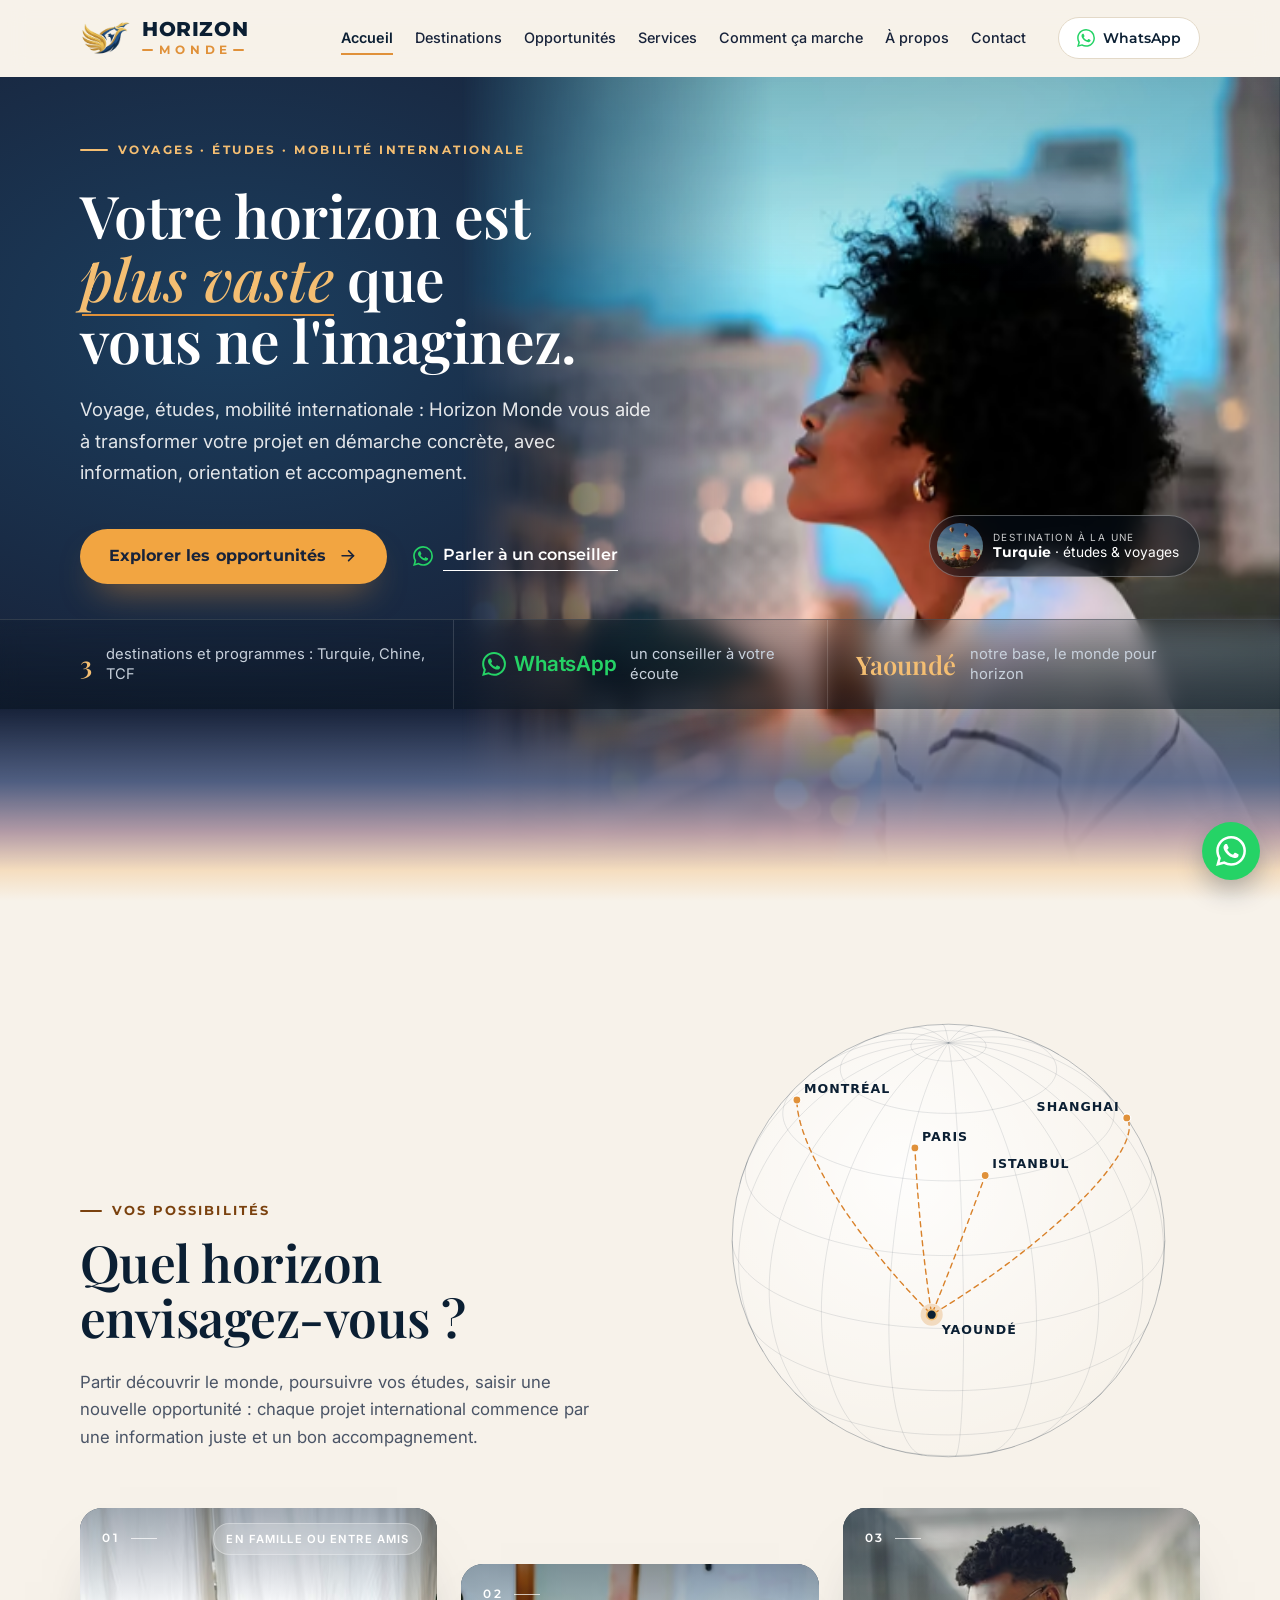
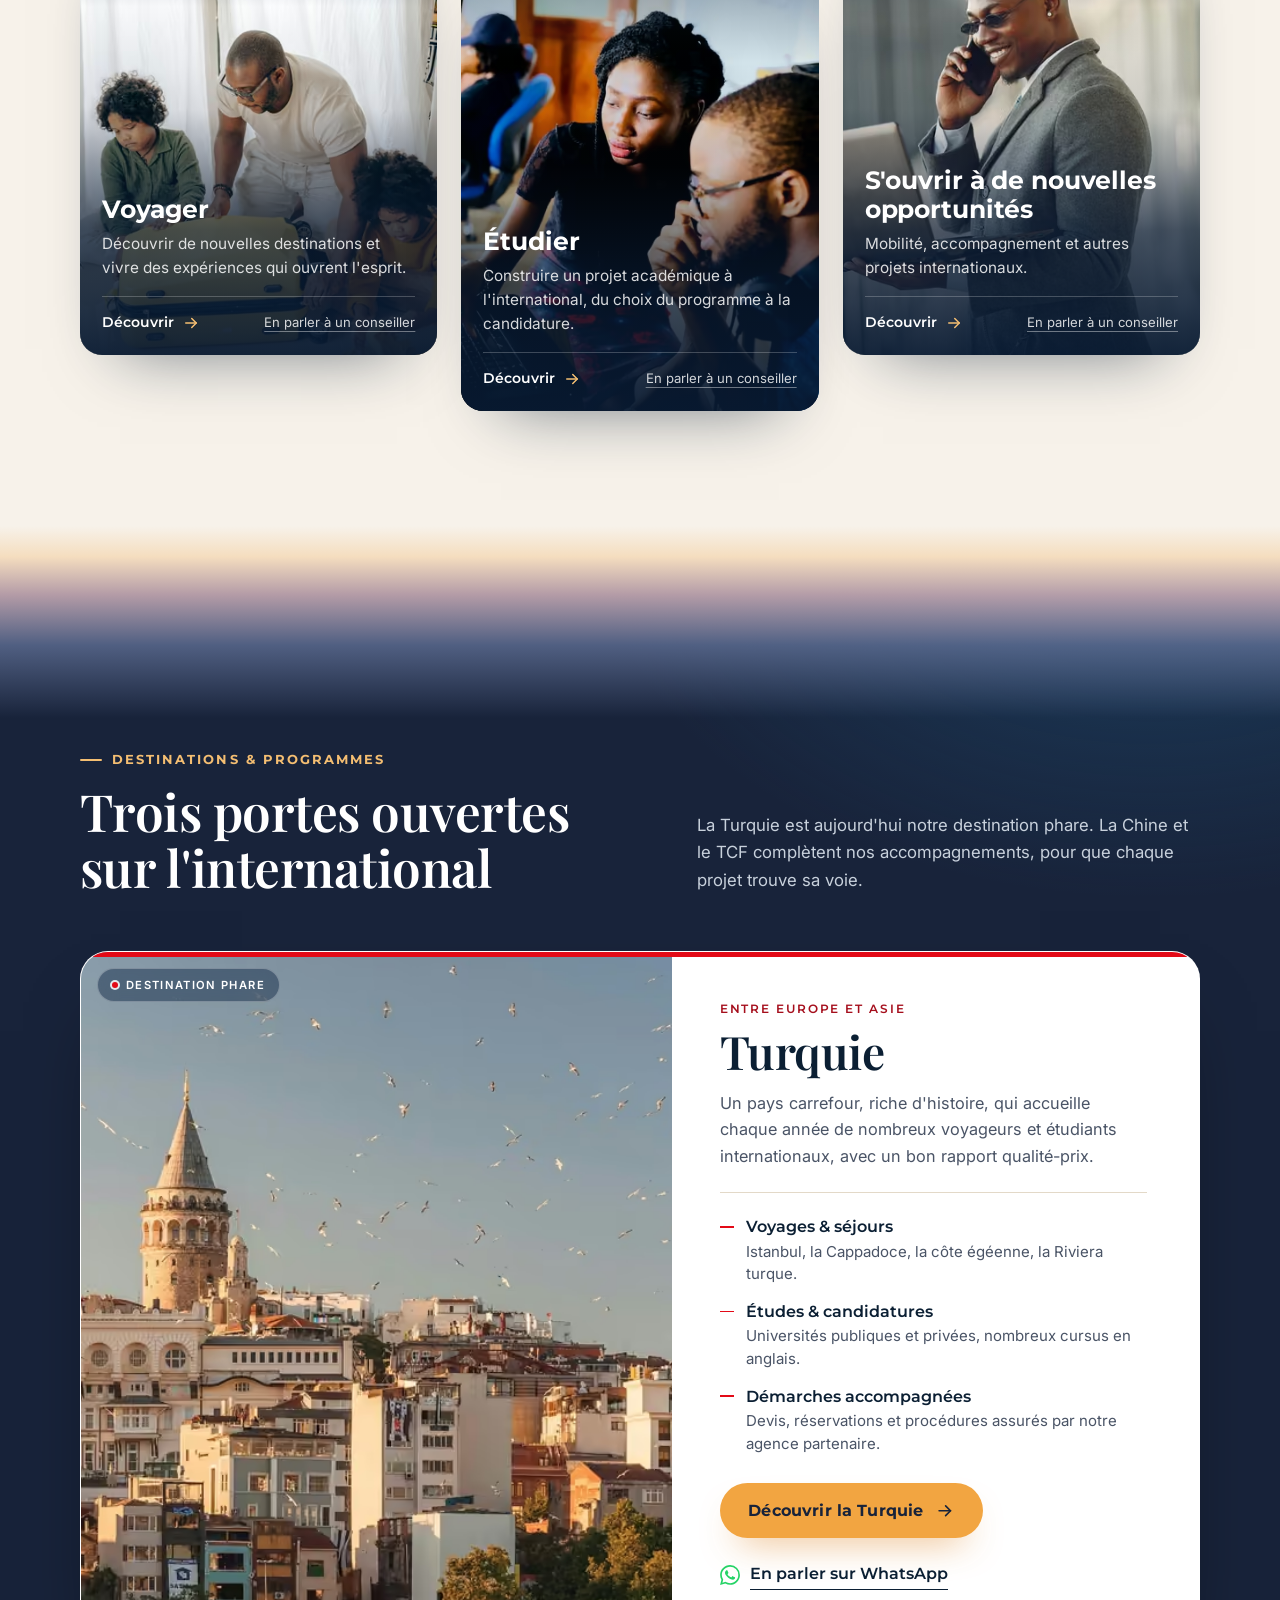
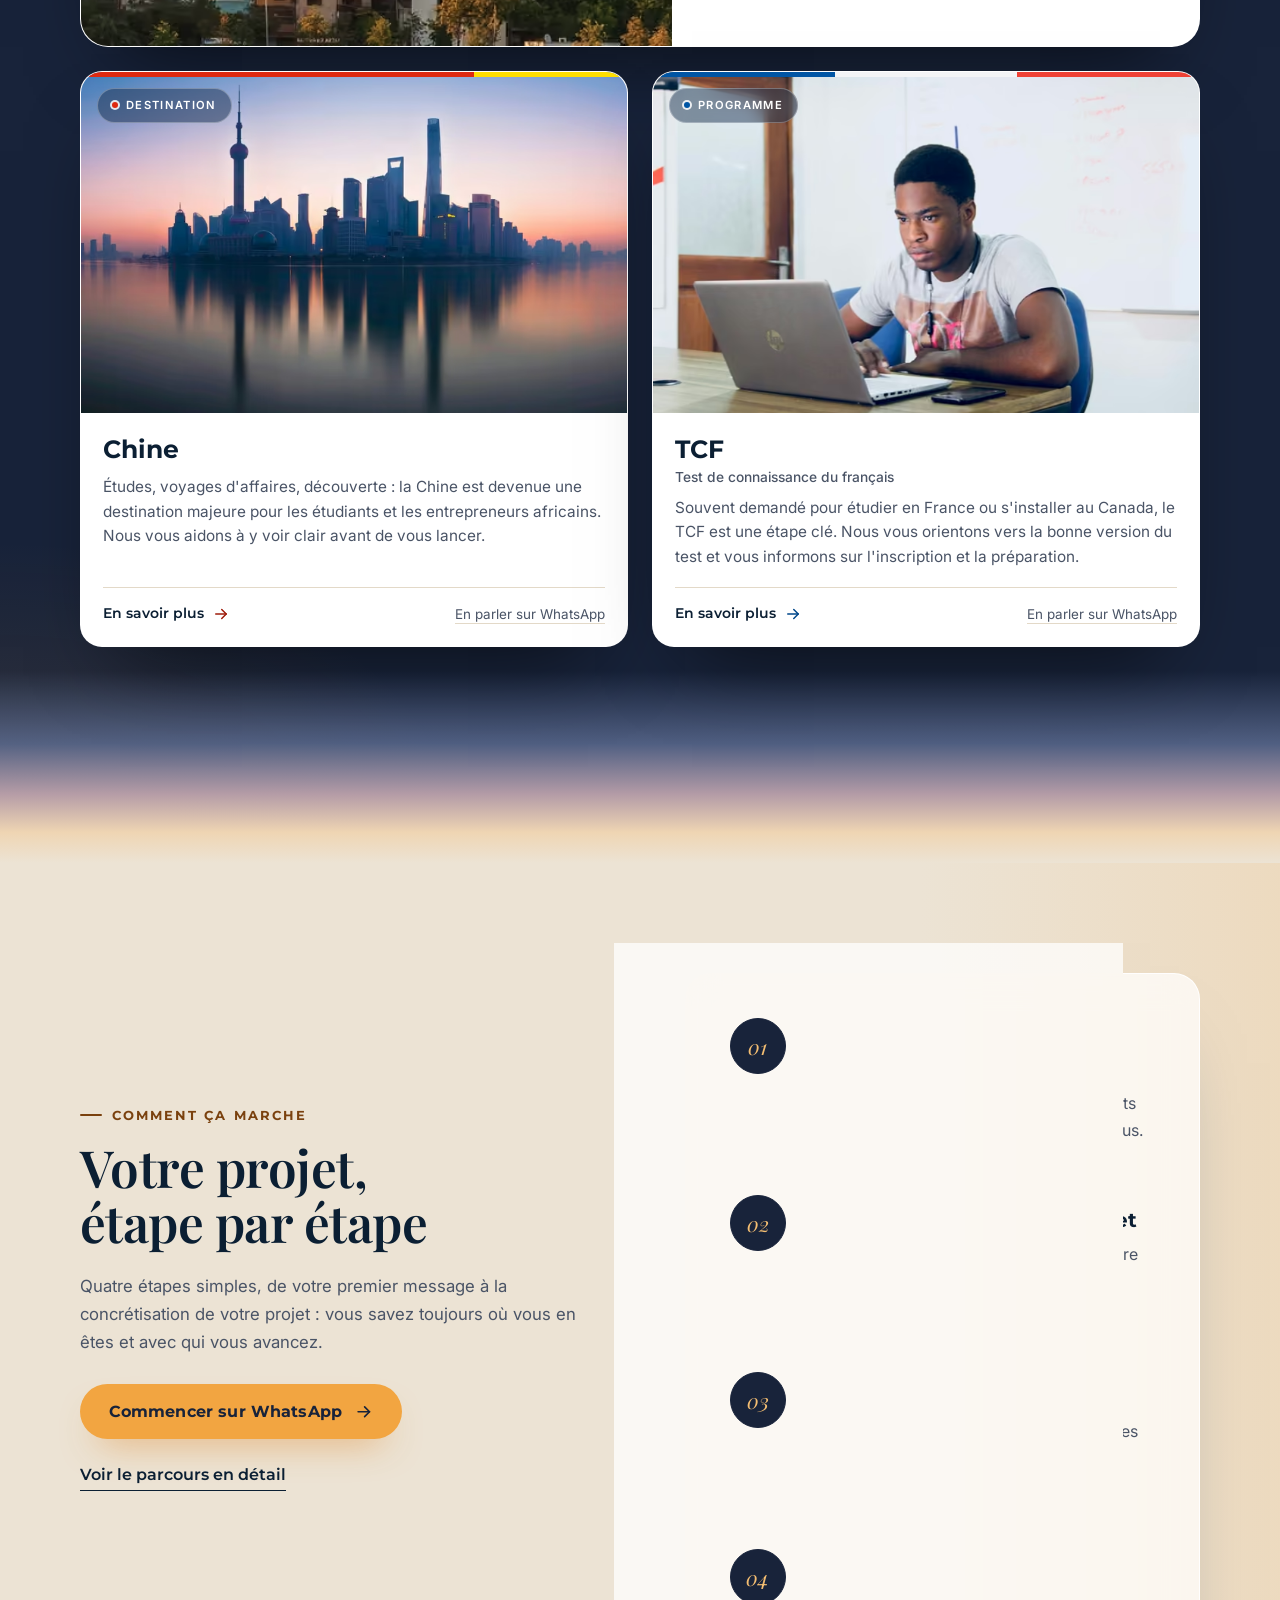
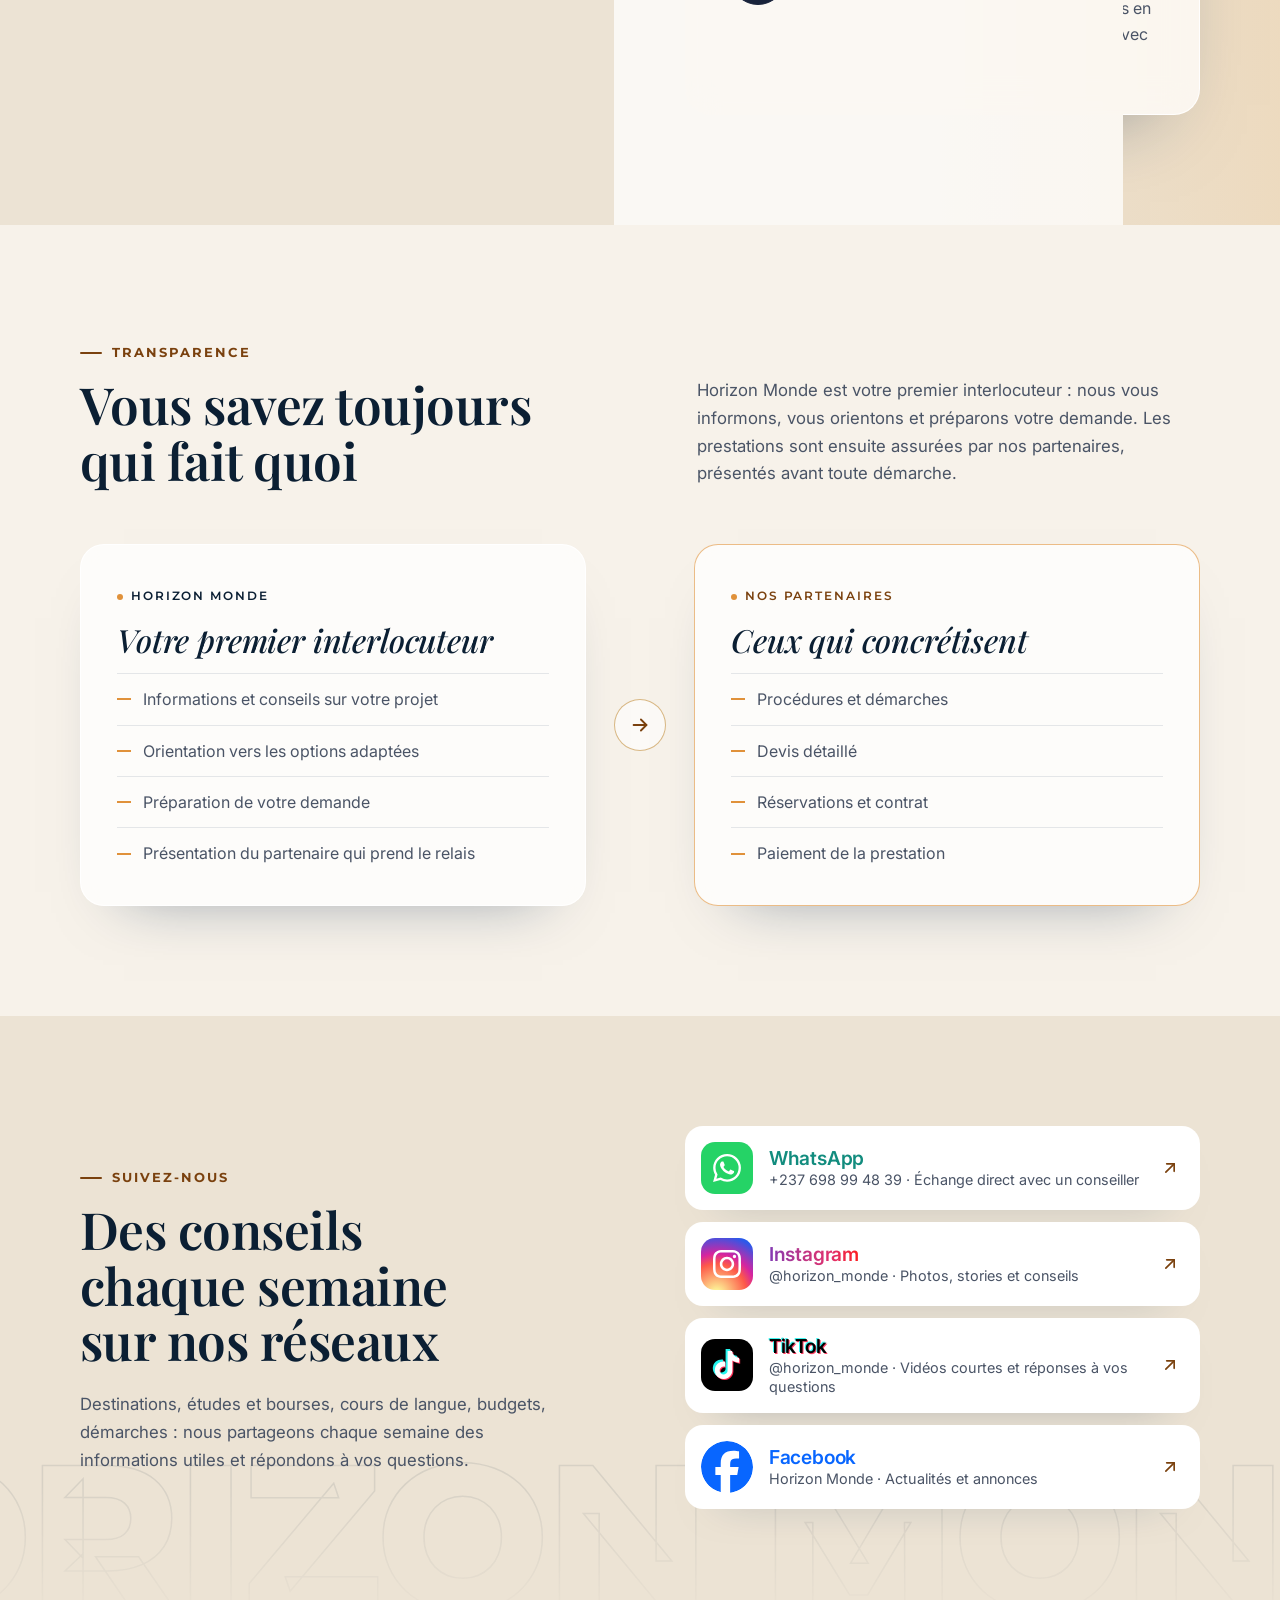
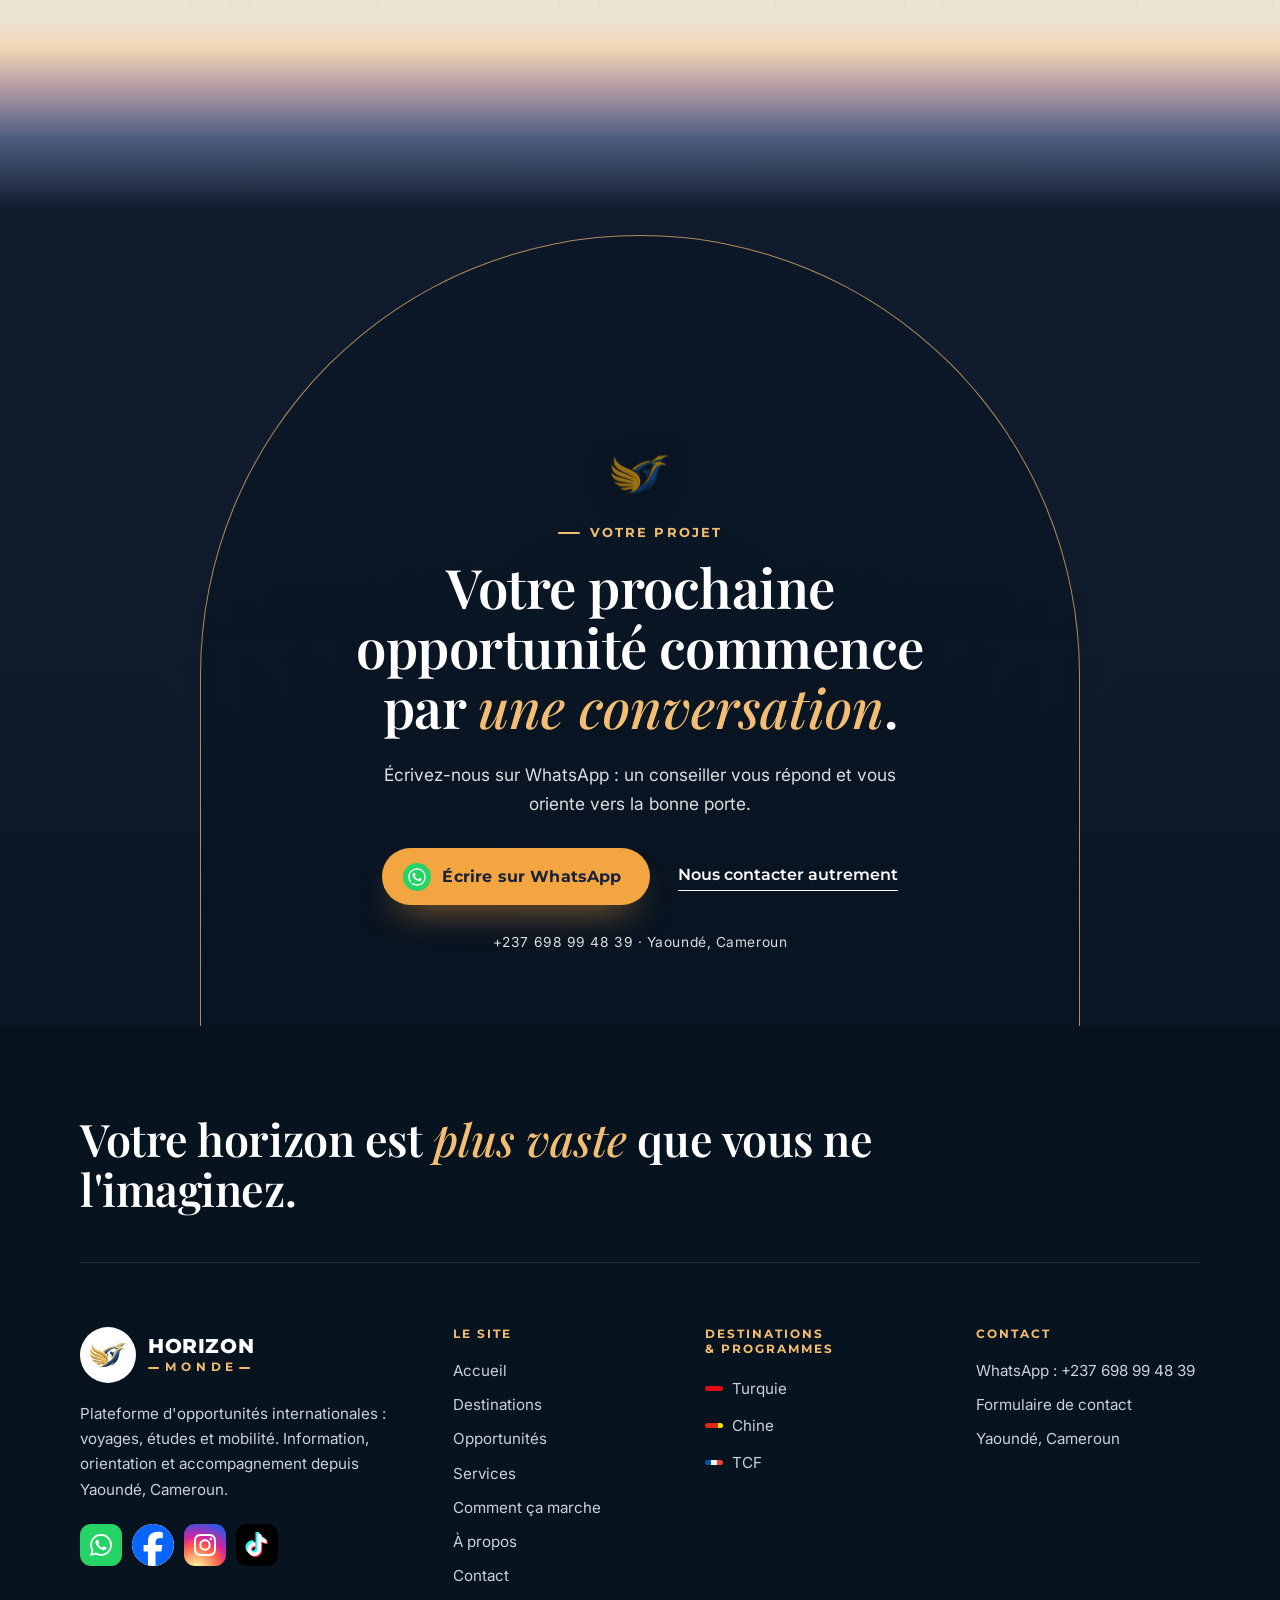
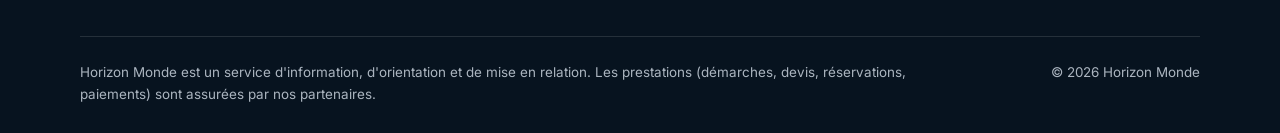
<file: index.html>
<!doctype html>
<html lang="fr">
<head>
  <meta charset="utf-8">
  <meta name="viewport" content="width=device-width, initial-scale=1">
  <title>Horizon Monde — Voyages, études et mobilité internationale</title>
  <meta name="description" content="Voyage, études, mobilité internationale : Horizon Monde vous aide à transformer votre projet en démarche concrète, avec information, orientation et accompagnement.">
  <meta name="theme-color" content="#F7F2EA">

  <meta property="og:type" content="website">
  <meta property="og:locale" content="fr_FR">
  <meta property="og:site_name" content="Horizon Monde">
  <meta property="og:title" content="Horizon Monde — Votre horizon est plus vaste que vous ne l'imaginez">
  <meta property="og:description" content="Plateforme d'opportunités internationales : voyages, études et mobilité. Information, orientation et accompagnement.">
  <meta property="og:image" content="assets/img/og-image.jpg">

  <link rel="icon" type="image/png" href="assets/img/favicon.png">
  <link rel="apple-touch-icon" href="assets/img/apple-touch-icon.png">

  <link rel="preconnect" href="https://fonts.googleapis.com">
  <link rel="preconnect" href="https://fonts.gstatic.com" crossorigin>
  <link href="https://fonts.googleapis.com/css2?family=Inter:wght@400;500;600&family=Montserrat:wght@500;600;700;800&family=Playfair+Display:ital,wght@0,500;0,600;0,700;1,500;1,600&display=swap" rel="stylesheet">
  <link rel="stylesheet" href="assets/css/style.css">
  <script>document.documentElement.classList.add("js");</script>

  <script type="application/ld+json">
  {
    "@context": "https://schema.org",
    "@type": "Organization",
    "name": "Horizon Monde",
    "description": "Plateforme d'opportunités internationales : information, orientation et accompagnement pour les voyages, les études et la mobilité internationale.",
    "logo": "assets/img/logo-horizon-monde.jpg",
    "areaServed": "CM",
    "telephone": "+237698994839",
    "address": { "@type": "PostalAddress", "addressLocality": "Yaoundé", "addressCountry": "CM" },
    "sameAs": ["https://www.instagram.com/horizon_monde/", "https://www.tiktok.com/@horizon_monde", "https://www.facebook.com/share/19ufTChZAv/"]
  }
  </script>
</head>
<body data-page="accueil">
  <a class="skip-link" href="#contenu">Aller au contenu</a>

  <!-- ============ EN-TÊTE (commun à toutes les pages) ============ -->
  <header class="site-header" id="haut">
    <div class="container header-inner">
      <a class="brand" href="index.html" aria-label="Horizon Monde, accueil">
        <img class="brand-emblem" src="assets/img/emblem.png" alt="" width="132" height="93">
        <span class="brand-word">
          <span class="brand-top">Horizon</span>
          <span class="brand-bottom">Monde</span>
        </span>
      </a>

      <button class="nav-toggle" type="button" aria-expanded="false" aria-controls="nav-principale">
        <span class="nav-toggle-bar"></span>
        <span class="visually-hidden">Ouvrir le menu</span>
      </button>

      <nav class="site-nav" id="nav-principale" aria-label="Navigation principale">
        <ul>
          <li><a href="index.html" data-nav="accueil">Accueil</a></li>
          <li><a href="destinations.html" data-nav="destinations">Destinations</a></li>
          <li><a href="opportunites.html" data-nav="opportunites">Opportunités</a></li>
          <li><a href="services.html" data-nav="services">Services</a></li>
          <li><a href="comment-ca-marche.html" data-nav="parcours">Comment ça marche</a></li>
          <li><a href="a-propos.html" data-nav="a-propos">À propos</a></li>
          <li><a href="contact.html" data-nav="contact">Contact</a></li>
        </ul>
        <a class="header-wa" href="contact.html" data-whatsapp data-message="Bonjour Horizon Monde, j'aimerais échanger avec un conseiller.">
          <svg class="icon brand-icon brand-whatsapp" viewBox="0 0 24 24" aria-hidden="true"><path d="M17.472 14.382c-.297-.149-1.758-.867-2.03-.967-.273-.099-.471-.148-.67.15-.197.297-.767.966-.94 1.164-.173.199-.347.223-.644.075-.297-.15-1.255-.463-2.39-1.475-.883-.788-1.48-1.761-1.653-2.059-.173-.297-.018-.458.13-.606.134-.133.298-.347.446-.52.149-.174.198-.298.298-.497.099-.198.05-.371-.025-.52-.075-.149-.669-1.612-.916-2.207-.242-.579-.487-.5-.669-.51-.173-.008-.371-.01-.57-.01-.198 0-.52.074-.792.372-.272.297-1.04 1.016-1.04 2.479 0 1.462 1.065 2.875 1.213 3.074.149.198 2.096 3.2 5.077 4.487.709.306 1.262.489 1.694.625.712.227 1.36.195 1.871.118.571-.085 1.758-.719 2.006-1.413.248-.694.248-1.289.173-1.413-.074-.124-.272-.198-.57-.347m-5.421 7.403h-.004a9.87 9.87 0 01-5.031-1.378l-.361-.214-3.741.982.998-3.648-.235-.374a9.86 9.86 0 01-1.51-5.26c.001-5.45 4.436-9.884 9.888-9.884 2.64 0 5.122 1.03 6.988 2.898a9.825 9.825 0 012.893 6.994c-.003 5.45-4.437 9.884-9.885 9.884m8.413-18.297A11.815 11.815 0 0012.05 0C5.495 0 .16 5.335.157 11.892c0 2.096.547 4.142 1.588 5.945L.057 24l6.305-1.654a11.882 11.882 0 005.683 1.448h.005c6.554 0 11.89-5.335 11.893-11.893a11.821 11.821 0 00-3.48-8.413Z"/></svg>
          WhatsApp
        </a>
      </nav>
    </div>
  </header>

  <main id="contenu">

    <!-- ============ HERO ============ -->
    <section class="hero has-fade-bottom" aria-labelledby="hero-titre">
      <div class="container hero-inner">
        <div class="hero-content">
          <p class="eyebrow hero-anim" style="--d:0">Voyages · Études · Mobilité internationale</p>
          <h1 id="hero-titre" class="hero-anim" style="--d:1">Votre horizon est <em>plus vaste</em> que vous ne l'imaginez.</h1>
          <p class="hero-lead hero-anim" style="--d:2">
            Voyage, études, mobilité internationale : Horizon Monde vous aide à transformer votre projet
            en démarche concrète, avec information, orientation et accompagnement.
          </p>
          <div class="hero-actions hero-anim" style="--d:3">
            <a class="btn btn-primary" href="#horizons">
              Explorer les opportunités
              <svg class="icon btn-arrow" viewBox="0 0 24 24" aria-hidden="true"><path d="M5 12h14"/><path d="m13 6 6 6-6 6"/></svg>
            </a>
            <a class="btn-link" href="contact.html" data-whatsapp data-message="Bonjour Horizon Monde, j'aimerais parler de mon projet avec un conseiller.">
              <svg class="icon brand-icon brand-whatsapp" viewBox="0 0 24 24" aria-hidden="true"><path d="M17.472 14.382c-.297-.149-1.758-.867-2.03-.967-.273-.099-.471-.148-.67.15-.197.297-.767.966-.94 1.164-.173.199-.347.223-.644.075-.297-.15-1.255-.463-2.39-1.475-.883-.788-1.48-1.761-1.653-2.059-.173-.297-.018-.458.13-.606.134-.133.298-.347.446-.52.149-.174.198-.298.298-.497.099-.198.05-.371-.025-.52-.075-.149-.669-1.612-.916-2.207-.242-.579-.487-.5-.669-.51-.173-.008-.371-.01-.57-.01-.198 0-.52.074-.792.372-.272.297-1.04 1.016-1.04 2.479 0 1.462 1.065 2.875 1.213 3.074.149.198 2.096 3.2 5.077 4.487.709.306 1.262.489 1.694.625.712.227 1.36.195 1.871.118.571-.085 1.758-.719 2.006-1.413.248-.694.248-1.289.173-1.413-.074-.124-.272-.198-.57-.347m-5.421 7.403h-.004a9.87 9.87 0 01-5.031-1.378l-.361-.214-3.741.982.998-3.648-.235-.374a9.86 9.86 0 01-1.51-5.26c.001-5.45 4.436-9.884 9.888-9.884 2.64 0 5.122 1.03 6.988 2.898a9.825 9.825 0 012.893 6.994c-.003 5.45-4.437 9.884-9.885 9.884m8.413-18.297A11.815 11.815 0 0012.05 0C5.495 0 .16 5.335.157 11.892c0 2.096.547 4.142 1.588 5.945L.057 24l6.305-1.654a11.882 11.882 0 005.683 1.448h.005c6.554 0 11.89-5.335 11.893-11.893a11.821 11.821 0 00-3.48-8.413Z"/></svg>
              <span>Parler à un conseiller</span>
            </a>
          </div>
        </div>

        <div class="hero-media">
          <div class="hero-frame">
            <picture class="hero-picture">
              <source media="(min-width: 1024px)" type="image/avif" sizes="64vw"
                srcset="assets/img/photos/hero-960.avif 960w, assets/img/photos/hero-1440.avif 1440w, assets/img/photos/hero-1920.avif 1920w">
              <source media="(min-width: 1024px)" type="image/webp" sizes="64vw"
                srcset="assets/img/photos/hero-960.webp 960w, assets/img/photos/hero-1440.webp 1440w, assets/img/photos/hero-1920.webp 1920w">
              <source media="(min-width: 1024px)" sizes="64vw"
                srcset="assets/img/photos/hero-960.jpg 960w, assets/img/photos/hero-1440.jpg 1440w, assets/img/photos/hero-1920.jpg 1920w">
              <source type="image/avif" sizes="100vw"
                srcset="assets/img/photos/hero-mobile-480.avif 480w, assets/img/photos/hero-mobile-720.avif 720w, assets/img/photos/hero-mobile-1080.avif 1080w">
              <source type="image/webp" sizes="100vw"
                srcset="assets/img/photos/hero-mobile-480.webp 480w, assets/img/photos/hero-mobile-720.webp 720w, assets/img/photos/hero-mobile-1080.webp 1080w">
              <img src="assets/img/photos/hero-mobile-720.jpg" sizes="100vw"
                srcset="assets/img/photos/hero-mobile-480.jpg 480w, assets/img/photos/hero-mobile-720.jpg 720w, assets/img/photos/hero-mobile-1080.jpg 1080w"
                width="720" height="1080" fetchpriority="high" decoding="async"
                alt="Une jeune femme, les yeux fermés, penchée au-dessus d'une grande ville qui s'illumine au crépuscule.">
            </picture>
          </div>

          <a class="hero-chip" href="destinations.html#turquie">
            <img src="assets/img/photos/cappadoce-mini-128.webp" alt="" width="44" height="44" decoding="async">
            <span>
              <small>Destination à la une</small>
              <strong>Turquie</strong> · études &amp; voyages
            </span>
          </a>
        </div>
      </div>

      <div class="hero-highlights">
        <ul aria-label="En bref">
          <li><strong>3</strong> destinations et programmes : Turquie, Chine, TCF</li>
          <li><strong class="brand-name brand-name-whatsapp"><svg class="icon brand-icon brand-whatsapp" viewBox="0 0 24 24" aria-hidden="true"><path d="M17.472 14.382c-.297-.149-1.758-.867-2.03-.967-.273-.099-.471-.148-.67.15-.197.297-.767.966-.94 1.164-.173.199-.347.223-.644.075-.297-.15-1.255-.463-2.39-1.475-.883-.788-1.48-1.761-1.653-2.059-.173-.297-.018-.458.13-.606.134-.133.298-.347.446-.52.149-.174.198-.298.298-.497.099-.198.05-.371-.025-.52-.075-.149-.669-1.612-.916-2.207-.242-.579-.487-.5-.669-.51-.173-.008-.371-.01-.57-.01-.198 0-.52.074-.792.372-.272.297-1.04 1.016-1.04 2.479 0 1.462 1.065 2.875 1.213 3.074.149.198 2.096 3.2 5.077 4.487.709.306 1.262.489 1.694.625.712.227 1.36.195 1.871.118.571-.085 1.758-.719 2.006-1.413.248-.694.248-1.289.173-1.413-.074-.124-.272-.198-.57-.347m-5.421 7.403h-.004a9.87 9.87 0 01-5.031-1.378l-.361-.214-3.741.982.998-3.648-.235-.374a9.86 9.86 0 01-1.51-5.26c.001-5.45 4.436-9.884 9.888-9.884 2.64 0 5.122 1.03 6.988 2.898a9.825 9.825 0 012.893 6.994c-.003 5.45-4.437 9.884-9.885 9.884m8.413-18.297A11.815 11.815 0 0012.05 0C5.495 0 .16 5.335.157 11.892c0 2.096.547 4.142 1.588 5.945L.057 24l6.305-1.654a11.882 11.882 0 005.683 1.448h.005c6.554 0 11.89-5.335 11.893-11.893a11.821 11.821 0 00-3.48-8.413Z"/></svg>WhatsApp</strong> un conseiller à votre écoute</li>
          <li><strong>Yaoundé</strong> notre base, le monde pour horizon</li>
        </ul>
      </div>
      <div class="fade-edge fade-edge-bottom" style="--fade-color: var(--ivory)" aria-hidden="true"></div>
    </section>

    <!-- ============ QUEL HORIZON ENVISAGEZ-VOUS ? ============ -->
    <section class="horizons bg-ivory" id="horizons" aria-labelledby="horizons-titre">
      <div class="container">
        <header class="horizons-head horizons-head-globe">
          <div class="horizons-intro">
            <p class="eyebrow">Vos possibilités</p>
            <h2 id="horizons-titre">Quel horizon envisagez-vous&nbsp;?</h2>
            <p>
              Partir découvrir le monde, poursuivre vos études, saisir une nouvelle opportunité :
              chaque projet international commence par une information juste et un bon accompagnement.
            </p>
          </div>
          <img class="horizons-globe" src="assets/img/globe.svg" width="1000" height="1000" loading="lazy" decoding="async"
            alt="Globe montrant des routes depuis Yaoundé vers Istanbul, Paris, Shanghai et Montréal.">
        </header>

        <div class="horizon-grid">
          <article class="horizon-card reveal" style="--i:0">
            <picture>
              <source type="image/avif" sizes="(min-width: 860px) 370px, 82vw"
                srcset="assets/img/photos/voyager-400.avif 400w, assets/img/photos/voyager-640.avif 640w, assets/img/photos/voyager-880.avif 880w">
              <source type="image/webp" sizes="(min-width: 860px) 370px, 82vw"
                srcset="assets/img/photos/voyager-400.webp 400w, assets/img/photos/voyager-640.webp 640w, assets/img/photos/voyager-880.webp 880w">
              <img src="assets/img/photos/voyager-640.jpg" sizes="(min-width: 860px) 370px, 82vw"
                srcset="assets/img/photos/voyager-400.jpg 400w, assets/img/photos/voyager-640.jpg 640w, assets/img/photos/voyager-880.jpg 880w"
                width="640" height="800" loading="lazy" decoding="async"
                alt="Un père et ses deux enfants, un garçon et une fille, préparent ensemble une valise jaune.">
            </picture>
            <span class="horizon-num" aria-hidden="true">01</span>
            <span class="horizon-tag">En famille ou entre amis</span>
            <div class="horizon-body">
              <h3><a class="horizon-link" href="destinations.html">Voyager</a></h3>
              <p>Découvrir de nouvelles destinations et vivre des expériences qui ouvrent l'esprit.</p>
              <div class="horizon-actions">
                <span class="horizon-more" aria-hidden="true">
                  Découvrir
                  <svg class="icon" viewBox="0 0 24 24"><path d="M5 12h14"/><path d="m13 6 6 6-6 6"/></svg>
                </span>
                <a class="horizon-wa" href="contact.html" data-whatsapp data-message="Bonjour Horizon Monde, je prépare un voyage et j'aimerais être conseillé(e).">En parler à un conseiller</a>
              </div>
            </div>
          </article>

          <article class="horizon-card reveal" style="--i:1">
            <picture>
              <source type="image/avif" sizes="(min-width: 860px) 370px, 82vw"
                srcset="assets/img/photos/etudier-400.avif 400w, assets/img/photos/etudier-640.avif 640w, assets/img/photos/etudier-880.avif 880w">
              <source type="image/webp" sizes="(min-width: 860px) 370px, 82vw"
                srcset="assets/img/photos/etudier-400.webp 400w, assets/img/photos/etudier-640.webp 640w, assets/img/photos/etudier-880.webp 880w">
              <img src="assets/img/photos/etudier-640.jpg" sizes="(min-width: 860px) 370px, 82vw"
                srcset="assets/img/photos/etudier-400.jpg 400w, assets/img/photos/etudier-640.jpg 640w, assets/img/photos/etudier-880.jpg 880w"
                width="640" height="800" loading="lazy" decoding="async"
                alt="Deux jeunes travaillent ensemble devant un ordinateur.">
            </picture>
            <span class="horizon-num" aria-hidden="true">02</span>
            <div class="horizon-body">
              <h3><a class="horizon-link" href="opportunites.html#etudes">Étudier</a></h3>
              <p>Construire un projet académique à l'international, du choix du programme à la candidature.</p>
              <div class="horizon-actions">
                <span class="horizon-more" aria-hidden="true">
                  Découvrir
                  <svg class="icon" viewBox="0 0 24 24"><path d="M5 12h14"/><path d="m13 6 6 6-6 6"/></svg>
                </span>
                <a class="horizon-wa" href="contact.html" data-whatsapp data-message="Bonjour Horizon Monde, je souhaite étudier à l'étranger et j'aimerais être orienté(e).">En parler à un conseiller</a>
              </div>
            </div>
          </article>

          <article class="horizon-card reveal" style="--i:2">
            <picture>
              <source type="image/avif" sizes="(min-width: 860px) 370px, 82vw"
                srcset="assets/img/photos/opportunites-400.avif 400w, assets/img/photos/opportunites-640.avif 640w, assets/img/photos/opportunites-880.avif 880w">
              <source type="image/webp" sizes="(min-width: 860px) 370px, 82vw"
                srcset="assets/img/photos/opportunites-400.webp 400w, assets/img/photos/opportunites-640.webp 640w, assets/img/photos/opportunites-880.webp 880w">
              <img src="assets/img/photos/opportunites-640.jpg" sizes="(min-width: 860px) 370px, 82vw"
                srcset="assets/img/photos/opportunites-400.jpg 400w, assets/img/photos/opportunites-640.jpg 640w, assets/img/photos/opportunites-880.jpg 880w"
                width="640" height="800" loading="lazy" decoding="async"
                alt="Un jeune homme souriant téléphone, ordinateur portable à la main, dans un aéroport.">
            </picture>
            <span class="horizon-num" aria-hidden="true">03</span>
            <div class="horizon-body">
              <h3><a class="horizon-link" href="opportunites.html">S'ouvrir à de nouvelles opportunités</a></h3>
              <p>Mobilité, accompagnement et autres projets internationaux.</p>
              <div class="horizon-actions">
                <span class="horizon-more" aria-hidden="true">
                  Découvrir
                  <svg class="icon" viewBox="0 0 24 24"><path d="M5 12h14"/><path d="m13 6 6 6-6 6"/></svg>
                </span>
                <a class="horizon-wa" href="contact.html" data-whatsapp data-message="Bonjour Horizon Monde, j'ai un projet international dont j'aimerais parler avec un conseiller.">En parler à un conseiller</a>
              </div>
            </div>
          </article>
        </div>
      </div>
    </section>

    <!-- ============ DESTINATIONS & PROGRAMMES ============ -->
    <section class="section bg-ink dest-section has-fade-top has-fade-bottom" id="destinations" aria-labelledby="destinations-titre">
      <div class="fade-edge fade-edge-top" style="--fade-color: var(--ivory)" aria-hidden="true"></div>
      <div class="fade-edge fade-edge-bottom" style="--fade-color: var(--stone)" aria-hidden="true"></div>
      <div class="container">
        <header class="split-head">
          <div>
            <p class="eyebrow">Destinations &amp; programmes</p>
            <h2 id="destinations-titre">Trois portes ouvertes sur l'international</h2>
          </div>
          <p>
            La Turquie est aujourd'hui notre destination phare. La Chine et le TCF complètent nos
            accompagnements, pour que chaque projet trouve sa voie.
          </p>
        </header>

        <article class="dest-feature theme-turquie reveal" aria-labelledby="turquie-titre">
          <div class="dest-feature-media">
            <picture>
              <source type="image/avif" sizes="(min-width: 960px) 620px, 100vw"
                srcset="assets/img/photos/turquie-480.avif 480w, assets/img/photos/turquie-800.avif 800w, assets/img/photos/turquie-1200.avif 1200w">
              <source type="image/webp" sizes="(min-width: 960px) 620px, 100vw"
                srcset="assets/img/photos/turquie-480.webp 480w, assets/img/photos/turquie-800.webp 800w, assets/img/photos/turquie-1200.webp 1200w">
              <img src="assets/img/photos/turquie-800.jpg" sizes="(min-width: 960px) 620px, 100vw"
                srcset="assets/img/photos/turquie-480.jpg 480w, assets/img/photos/turquie-800.jpg 800w, assets/img/photos/turquie-1200.jpg 1200w"
                width="800" height="600" loading="lazy" decoding="async"
                alt="Istanbul et la tour de Galata dans la lumière dorée de fin de journée.">
            </picture>
            <span class="dest-badge">Destination phare</span>
          </div>

          <div class="dest-feature-body">
            <p class="dest-kicker">Entre Europe et Asie</p>
            <h3 id="turquie-titre">Turquie</h3>
            <p class="dest-lead">
              Un pays carrefour, riche d'histoire, qui accueille chaque année de nombreux voyageurs et
              étudiants internationaux, avec un bon rapport qualité-prix.
            </p>
            <ul class="dest-points">
              <li><strong>Voyages &amp; séjours</strong>Istanbul, la Cappadoce, la côte égéenne, la Riviera turque.</li>
              <li><strong>Études &amp; candidatures</strong>Universités publiques et privées, nombreux cursus en anglais.</li>
              <li><strong>Démarches accompagnées</strong>Devis, réservations et procédures assurés par notre agence partenaire.</li>
            </ul>
            <div class="dest-actions">
              <a class="btn btn-primary" href="destinations.html#turquie">
                Découvrir la Turquie
                <svg class="icon btn-arrow" viewBox="0 0 24 24" aria-hidden="true"><path d="M5 12h14"/><path d="m13 6 6 6-6 6"/></svg>
              </a>
              <a class="btn-link" href="contact.html" data-whatsapp data-message="Bonjour Horizon Monde, mon projet concerne la Turquie et j'aimerais être conseillé(e).">
                <svg class="icon brand-icon brand-whatsapp" viewBox="0 0 24 24" aria-hidden="true"><path d="M17.472 14.382c-.297-.149-1.758-.867-2.03-.967-.273-.099-.471-.148-.67.15-.197.297-.767.966-.94 1.164-.173.199-.347.223-.644.075-.297-.15-1.255-.463-2.39-1.475-.883-.788-1.48-1.761-1.653-2.059-.173-.297-.018-.458.13-.606.134-.133.298-.347.446-.52.149-.174.198-.298.298-.497.099-.198.05-.371-.025-.52-.075-.149-.669-1.612-.916-2.207-.242-.579-.487-.5-.669-.51-.173-.008-.371-.01-.57-.01-.198 0-.52.074-.792.372-.272.297-1.04 1.016-1.04 2.479 0 1.462 1.065 2.875 1.213 3.074.149.198 2.096 3.2 5.077 4.487.709.306 1.262.489 1.694.625.712.227 1.36.195 1.871.118.571-.085 1.758-.719 2.006-1.413.248-.694.248-1.289.173-1.413-.074-.124-.272-.198-.57-.347m-5.421 7.403h-.004a9.87 9.87 0 01-5.031-1.378l-.361-.214-3.741.982.998-3.648-.235-.374a9.86 9.86 0 01-1.51-5.26c.001-5.45 4.436-9.884 9.888-9.884 2.64 0 5.122 1.03 6.988 2.898a9.825 9.825 0 012.893 6.994c-.003 5.45-4.437 9.884-9.885 9.884m8.413-18.297A11.815 11.815 0 0012.05 0C5.495 0 .16 5.335.157 11.892c0 2.096.547 4.142 1.588 5.945L.057 24l6.305-1.654a11.882 11.882 0 005.683 1.448h.005c6.554 0 11.89-5.335 11.893-11.893a11.821 11.821 0 00-3.48-8.413Z"/></svg>
                <span>En parler sur WhatsApp</span>
              </a>
            </div>
          </div>
        </article>

        <div class="dest-grid">
          <article class="dest-card theme-chine reveal" style="--i:0">
            <div class="dest-card-media">
              <picture>
                <source type="image/avif" sizes="(min-width: 760px) 560px, 100vw"
                  srcset="assets/img/photos/chine-480.avif 480w, assets/img/photos/chine-720.avif 720w, assets/img/photos/chine-1080.avif 1080w">
                <source type="image/webp" sizes="(min-width: 760px) 560px, 100vw"
                  srcset="assets/img/photos/chine-480.webp 480w, assets/img/photos/chine-720.webp 720w, assets/img/photos/chine-1080.webp 1080w">
                <img src="assets/img/photos/chine-720.jpg" sizes="(min-width: 760px) 560px, 100vw"
                  srcset="assets/img/photos/chine-480.jpg 480w, assets/img/photos/chine-720.jpg 720w, assets/img/photos/chine-1080.jpg 1080w"
                  width="720" height="540" loading="lazy" decoding="async"
                  alt="La skyline de Shanghai se reflète dans le fleuve à l'aube.">
              </picture>
              <span class="dest-badge">Destination</span>
            </div>
            <div class="dest-card-body">
              <h3><a class="dest-card-link" href="destinations.html#chine">Chine</a></h3>
              <p>
                Études, voyages d'affaires, découverte : la Chine est devenue une destination majeure
                pour les étudiants et les entrepreneurs africains. Nous vous aidons à y voir clair
                avant de vous lancer.
              </p>
              <div class="dest-card-actions">
                <span class="dest-card-more" aria-hidden="true">
                  En savoir plus
                  <svg class="icon" viewBox="0 0 24 24"><path d="M5 12h14"/><path d="m13 6 6 6-6 6"/></svg>
                </span>
                <a class="dest-card-wa" href="contact.html" data-whatsapp data-message="Bonjour Horizon Monde, mon projet concerne la Chine et j'aimerais être conseillé(e).">En parler sur WhatsApp</a>
              </div>
            </div>
          </article>

          <article class="dest-card theme-tcf reveal" style="--i:1">
            <div class="dest-card-media">
              <picture>
                <source type="image/avif" sizes="(min-width: 760px) 560px, 100vw"
                  srcset="assets/img/photos/tcf-480.avif 480w, assets/img/photos/tcf-720.avif 720w, assets/img/photos/tcf-1080.avif 1080w">
                <source type="image/webp" sizes="(min-width: 760px) 560px, 100vw"
                  srcset="assets/img/photos/tcf-480.webp 480w, assets/img/photos/tcf-720.webp 720w, assets/img/photos/tcf-1080.webp 1080w">
                <img src="assets/img/photos/tcf-720.jpg" sizes="(min-width: 760px) 560px, 100vw"
                  srcset="assets/img/photos/tcf-480.jpg 480w, assets/img/photos/tcf-720.jpg 720w, assets/img/photos/tcf-1080.jpg 1080w"
                  width="720" height="540" loading="lazy" decoding="async"
                  alt="Un jeune homme concentré travaille sur son ordinateur portable.">
              </picture>
              <span class="dest-badge">Programme</span>
            </div>
            <div class="dest-card-body">
              <h3><a class="dest-card-link" href="services.html#tcf">TCF</a> <small>Test de connaissance du français</small></h3>
              <p>
                Souvent demandé pour étudier en France ou s'installer au Canada, le TCF est une étape
                clé. Nous vous orientons vers la bonne version du test et vous informons sur
                l'inscription et la préparation.
              </p>
              <div class="dest-card-actions">
                <span class="dest-card-more" aria-hidden="true">
                  En savoir plus
                  <svg class="icon" viewBox="0 0 24 24"><path d="M5 12h14"/><path d="m13 6 6 6-6 6"/></svg>
                </span>
                <a class="dest-card-wa" href="contact.html" data-whatsapp data-message="Bonjour Horizon Monde, j'aimerais avoir des informations sur le TCF.">En parler sur WhatsApp</a>
              </div>
            </div>
          </article>
        </div>
      </div>
    </section>

    <!-- ============ COMMENT ÇA MARCHE ============ -->
    <section class="section process" id="parcours" aria-labelledby="parcours-titre">
      <picture class="process-bg">
        <source media="(min-width: 960px)" type="image/avif" sizes="100vw"
          srcset="assets/img/photos/ciel-1280.avif 1280w, assets/img/photos/ciel-1920.avif 1920w">
        <source media="(min-width: 960px)" type="image/webp" sizes="100vw"
          srcset="assets/img/photos/ciel-1280.webp 1280w, assets/img/photos/ciel-1920.webp 1920w">
        <source media="(min-width: 960px)" sizes="100vw"
          srcset="assets/img/photos/ciel-1280.jpg 1280w, assets/img/photos/ciel-1920.jpg 1920w">
        <source type="image/avif" sizes="100vw"
          srcset="assets/img/photos/ciel-mobile-600.avif 600w, assets/img/photos/ciel-mobile-900.avif 900w">
        <source type="image/webp" sizes="100vw"
          srcset="assets/img/photos/ciel-mobile-600.webp 600w, assets/img/photos/ciel-mobile-900.webp 900w">
        <img src="assets/img/photos/ciel-mobile-600.jpg" alt="" width="600" height="800" loading="lazy" decoding="async">
      </picture>
      <div class="container process-inner">
        <div class="process-intro">
          <p class="eyebrow">Comment ça marche</p>
          <h2 id="parcours-titre">Votre projet, étape par étape</h2>
          <p>
            Quatre étapes simples, de votre premier message à la concrétisation de votre projet :
            vous savez toujours où vous en êtes et avec qui vous avancez.
          </p>
          <div class="process-actions">
            <a class="btn btn-primary" href="contact.html" data-whatsapp data-message="Bonjour Horizon Monde, j'aimerais démarrer mon projet avec vous.">
              Commencer sur WhatsApp
              <svg class="icon btn-arrow" viewBox="0 0 24 24" aria-hidden="true"><path d="M5 12h14"/><path d="m13 6 6 6-6 6"/></svg>
            </a>
            <a class="btn-link" href="comment-ca-marche.html"><span>Voir le parcours en détail</span></a>
          </div>
        </div>

        <div class="process-panel">
        <ol class="timeline">
          <li class="timeline-step reveal">
            <span class="timeline-num" aria-hidden="true">01</span>
            <div class="timeline-body">
              <h3>Vous nous écrivez</h3>
              <p>Un message sur WhatsApp ou via le formulaire de contact suffit : quelques mots sur votre projet, et nous revenons vers vous.</p>
            </div>
          </li>
          <li class="timeline-step reveal">
            <span class="timeline-num" aria-hidden="true">02</span>
            <div class="timeline-body">
              <h3>Nous comprenons votre projet</h3>
              <p>Objectif, destination, dates, budget, nombre de personnes : nous faisons le point ensemble pour bien cerner vos besoins.</p>
            </div>
          </li>
          <li class="timeline-step reveal">
            <span class="timeline-num" aria-hidden="true">03</span>
            <div class="timeline-body">
              <h3>Nous vous orientons</h3>
              <p>Nous vous présentons les options adaptées et le partenaire qui prendra le relais. Vous savez toujours avec qui vous traitez.</p>
            </div>
          </li>
          <li class="timeline-step reveal">
            <span class="timeline-num" aria-hidden="true">04</span>
            <div class="timeline-body">
              <h3>Votre projet se concrétise</h3>
              <p>Démarches, devis et réservations sont pris en charge par notre partenaire, qui conclut avec vous en toute transparence.</p>
            </div>
          </li>
        </ol>
        </div>
      </div>
    </section>

    <!-- ============ TRANSPARENCE ============ -->
    <section class="section bg-ivory trust" id="transparence" aria-labelledby="transparence-titre">
      <div class="container">
        <header class="split-head">
          <div>
            <p class="eyebrow">Transparence</p>
            <h2 id="transparence-titre">Vous savez toujours qui fait quoi</h2>
          </div>
          <p>
            Horizon Monde est votre premier interlocuteur : nous vous informons, vous orientons et
            préparons votre demande. Les prestations sont ensuite assurées par nos partenaires,
            présentés avant toute démarche.
          </p>
        </header>

        <div class="trust-roles">
          <article class="trust-role reveal" style="--i:0">
            <p class="trust-label">Horizon Monde</p>
            <h3>Votre premier interlocuteur</h3>
            <ul class="trust-list">
              <li>Informations et conseils sur votre projet</li>
              <li>Orientation vers les options adaptées</li>
              <li>Préparation de votre demande</li>
              <li>Présentation du partenaire qui prend le relais</li>
            </ul>
          </article>

          <span class="trust-handoff" aria-hidden="true">
            <svg class="icon" viewBox="0 0 24 24"><path d="M5 12h14"/><path d="m13 6 6 6-6 6"/></svg>
          </span>

          <article class="trust-role trust-role-partner reveal" style="--i:1">
            <p class="trust-label">Nos partenaires</p>
            <h3>Ceux qui concrétisent</h3>
            <ul class="trust-list">
              <li>Procédures et démarches</li>
              <li>Devis détaillé</li>
              <li>Réservations et contrat</li>
              <li>Paiement de la prestation</li>
            </ul>
          </article>
        </div>
      </div>
    </section>

    <!-- ============ RÉSEAUX ============ -->
    <section class="section bg-stone social" id="reseaux" aria-labelledby="reseaux-titre">
      <span class="social-wordmark" aria-hidden="true">Horizon Monde</span>
      <div class="container social-inner">
        <div class="social-intro">
          <p class="eyebrow">Suivez-nous</p>
          <h2 id="reseaux-titre">Des conseils chaque semaine sur nos réseaux</h2>
          <p>
            Destinations, études et bourses, cours de langue, budgets, démarches : nous partageons
            chaque semaine des informations utiles et répondons à vos questions.
          </p>
        </div>

        <ul class="social-list">
          <li class="reveal" style="--i:0">
            <a class="social-row" href="contact.html" data-whatsapp data-message="Bonjour Horizon Monde, j'ai une question sur mon projet.">
              <span class="social-icon brand-tile-whatsapp">
                <svg class="icon brand-icon brand-whatsapp" viewBox="0 0 24 24" aria-hidden="true"><path d="M17.472 14.382c-.297-.149-1.758-.867-2.03-.967-.273-.099-.471-.148-.67.15-.197.297-.767.966-.94 1.164-.173.199-.347.223-.644.075-.297-.15-1.255-.463-2.39-1.475-.883-.788-1.48-1.761-1.653-2.059-.173-.297-.018-.458.13-.606.134-.133.298-.347.446-.52.149-.174.198-.298.298-.497.099-.198.05-.371-.025-.52-.075-.149-.669-1.612-.916-2.207-.242-.579-.487-.5-.669-.51-.173-.008-.371-.01-.57-.01-.198 0-.52.074-.792.372-.272.297-1.04 1.016-1.04 2.479 0 1.462 1.065 2.875 1.213 3.074.149.198 2.096 3.2 5.077 4.487.709.306 1.262.489 1.694.625.712.227 1.36.195 1.871.118.571-.085 1.758-.719 2.006-1.413.248-.694.248-1.289.173-1.413-.074-.124-.272-.198-.57-.347m-5.421 7.403h-.004a9.87 9.87 0 01-5.031-1.378l-.361-.214-3.741.982.998-3.648-.235-.374a9.86 9.86 0 01-1.51-5.26c.001-5.45 4.436-9.884 9.888-9.884 2.64 0 5.122 1.03 6.988 2.898a9.825 9.825 0 012.893 6.994c-.003 5.45-4.437 9.884-9.885 9.884m8.413-18.297A11.815 11.815 0 0012.05 0C5.495 0 .16 5.335.157 11.892c0 2.096.547 4.142 1.588 5.945L.057 24l6.305-1.654a11.882 11.882 0 005.683 1.448h.005c6.554 0 11.89-5.335 11.893-11.893a11.821 11.821 0 00-3.48-8.413Z"/></svg>
              </span>
              <span class="social-text">
                <strong class="brand-name brand-name-whatsapp">WhatsApp</strong>
                <span>+237 698 99 48 39 · Échange direct avec un conseiller</span>
              </span>
              <svg class="icon social-arrow" viewBox="0 0 24 24" aria-hidden="true"><path d="M7 17 17 7"/><path d="M8 7h9v9"/></svg>
            </a>
          </li>
          <li class="reveal" style="--i:1">
            <a class="social-row" data-social="instagram" href="#" target="_blank" rel="noopener">
              <span class="social-icon brand-tile-instagram">
                <svg class="icon brand-icon brand-instagram" viewBox="0 0 24 24" aria-hidden="true"><path d="M7.0301.084c-1.2768.0602-2.1487.264-2.911.5634-.7888.3075-1.4575.72-2.1228 1.3877-.6652.6677-1.075 1.3368-1.3802 2.127-.2954.7638-.4956 1.6365-.552 2.914-.0564 1.2775-.0689 1.6882-.0626 4.947.0062 3.2586.0206 3.6671.0825 4.9473.061 1.2765.264 2.1482.5635 2.9107.308.7889.72 1.4573 1.388 2.1228.6679.6655 1.3365 1.0743 2.1285 1.38.7632.295 1.6361.4961 2.9134.552 1.2773.056 1.6884.069 4.9462.0627 3.2578-.0062 3.668-.0207 4.9478-.0814 1.28-.0607 2.147-.2652 2.9098-.5633.7889-.3086 1.4578-.72 2.1228-1.3881.665-.6682 1.0745-1.3378 1.3795-2.1284.2957-.7632.4966-1.636.552-2.9124.056-1.2809.0692-1.6898.063-4.948-.0063-3.2583-.021-3.6668-.0817-4.9465-.0607-1.2797-.264-2.1487-.5633-2.9117-.3084-.7889-.72-1.4568-1.3876-2.1228C21.2982 1.33 20.628.9208 19.8378.6165 19.074.321 18.2017.1197 16.9244.0645 15.6471.0093 15.236-.005 11.977.0014 8.718.0076 8.31.0215 7.0301.0839m.1402 21.6932c-1.17-.0509-1.8053-.2453-2.2287-.408-.5606-.216-.96-.4771-1.3819-.895-.422-.4178-.6811-.8186-.9-1.378-.1644-.4234-.3624-1.058-.4171-2.228-.0595-1.2645-.072-1.6442-.079-4.848-.007-3.2037.0053-3.583.0607-4.848.05-1.169.2456-1.805.408-2.2282.216-.5613.4762-.96.895-1.3816.4188-.4217.8184-.6814 1.3783-.9003.423-.1651 1.0575-.3614 2.227-.4171 1.2655-.06 1.6447-.072 4.848-.079 3.2033-.007 3.5835.005 4.8495.0608 1.169.0508 1.8053.2445 2.228.408.5608.216.96.4754 1.3816.895.4217.4194.6816.8176.9005 1.3787.1653.4217.3617 1.056.4169 2.2263.0602 1.2655.0739 1.645.0796 4.848.0058 3.203-.0055 3.5834-.061 4.848-.051 1.17-.245 1.8055-.408 2.2294-.216.5604-.4763.96-.8954 1.3814-.419.4215-.8181.6811-1.3783.9-.4224.1649-1.0577.3617-2.2262.4174-1.2656.0595-1.6448.072-4.8493.079-3.2045.007-3.5825-.006-4.848-.0608M16.953 5.5864A1.44 1.44 0 1 0 18.39 4.144a1.44 1.44 0 0 0-1.437 1.4424M5.8385 12.012c.0067 3.4032 2.7706 6.1557 6.173 6.1493 3.4026-.0065 6.157-2.7701 6.1506-6.1733-.0065-3.4032-2.771-6.1565-6.174-6.1498-3.403.0067-6.156 2.771-6.1496 6.1738M8 12.0077a4 4 0 1 1 4.008 3.9921A3.9996 3.9996 0 0 1 8 12.0077"/></svg>
              </span>
              <span class="social-text">
                <strong class="brand-name brand-name-instagram">Instagram</strong>
                <span>@horizon_monde · Photos, stories et conseils</span>
              </span>
              <svg class="icon social-arrow" viewBox="0 0 24 24" aria-hidden="true"><path d="M7 17 17 7"/><path d="M8 7h9v9"/></svg>
            </a>
          </li>
          <li class="reveal" style="--i:2">
            <a class="social-row" data-social="tiktok" href="#" target="_blank" rel="noopener">
              <span class="social-icon brand-tile-tiktok">
                <svg class="icon brand-icon brand-tiktok" viewBox="0 0 24 24" aria-hidden="true"><path d="M12.525.02c1.31-.02 2.61-.01 3.91-.02.08 1.53.63 3.09 1.75 4.17 1.12 1.11 2.7 1.62 4.24 1.79v4.03c-1.44-.05-2.89-.35-4.2-.97-.57-.26-1.1-.59-1.62-.93-.01 2.92.01 5.84-.02 8.75-.08 1.4-.54 2.79-1.35 3.94-1.31 1.92-3.58 3.17-5.91 3.21-1.43.08-2.86-.31-4.08-1.03-2.02-1.19-3.44-3.37-3.65-5.71-.02-.5-.03-1-.01-1.49.18-1.9 1.12-3.72 2.58-4.96 1.66-1.44 3.98-2.13 6.15-1.72.02 1.48-.04 2.96-.04 4.44-.99-.32-2.15-.23-3.02.37-.63.41-1.11 1.04-1.36 1.75-.21.51-.15 1.07-.14 1.61.24 1.64 1.82 3.02 3.5 2.87 1.12-.01 2.19-.66 2.77-1.61.19-.33.4-.67.41-1.06.1-1.79.06-3.57.07-5.36.01-4.03-.01-8.05.02-12.07z"/></svg>
              </span>
              <span class="social-text">
                <strong class="brand-name brand-name-tiktok">TikTok</strong>
                <span>@horizon_monde · Vidéos courtes et réponses à vos questions</span>
              </span>
              <svg class="icon social-arrow" viewBox="0 0 24 24" aria-hidden="true"><path d="M7 17 17 7"/><path d="M8 7h9v9"/></svg>
            </a>
          </li>
          <li class="reveal" style="--i:3">
            <a class="social-row" data-social="facebook" href="#" target="_blank" rel="noopener">
              <span class="social-icon brand-tile-facebook">
                <svg class="icon brand-icon brand-facebook" viewBox="0 0 24 24" aria-hidden="true"><path d="M9.101 23.691v-7.98H6.627v-3.667h2.474v-1.58c0-4.085 1.848-5.978 5.858-5.978.401 0 .955.042 1.468.103a8.68 8.68 0 0 1 1.141.195v3.325a8.623 8.623 0 0 0-.653-.036 26.805 26.805 0 0 0-.733-.009c-.707 0-1.259.096-1.675.309a1.686 1.686 0 0 0-.679.622c-.258.42-.374.995-.374 1.752v1.297h3.919l-.386 2.103-.287 1.564h-3.246v8.245C19.396 23.238 24 18.179 24 12.044c0-6.627-5.373-12-12-12s-12 5.373-12 12c0 5.628 3.874 10.35 9.101 11.647Z"/></svg>
              </span>
              <span class="social-text">
                <strong class="brand-name brand-name-facebook">Facebook</strong>
                <span>Horizon Monde · Actualités et annonces</span>
              </span>
              <svg class="icon social-arrow" viewBox="0 0 24 24" aria-hidden="true"><path d="M7 17 17 7"/><path d="M8 7h9v9"/></svg>
            </a>
          </li>
          <li class="reveal" style="--i:4">
            <a class="social-row" data-social="threads" href="#" target="_blank" rel="noopener">
              <span class="social-icon brand-tile-threads">
                <svg class="icon brand-icon brand-threads" viewBox="0 0 24 24" aria-hidden="true"><path d="M18.263 11.097c-.03-3.486-1.92-5.586-5.111-5.586-2.13 0-3.922.963-4.863 2.499l2.062 1.438c.535-.843 1.272-1.543 2.628-1.543 1.528 0 2.318.85 2.544 2.431a15 15 0 0 0-2.236-.173c-4.125 0-6.068 1.867-6.068 4.336s1.943 3.99 4.804 3.99c3.139 0 5.013-2.115 5.781-4.735.798.361 1.348 1.204 1.348 2.47 0 3.387-3.907 5.232-7.22 5.232-4.885 0-8.077-3.207-8.077-8.424 0-6.392 4.223-10.487 9.9-10.487 3.808 0 5.69 1.671 6.97 3.914l2.108-1.475C21.44 2.078 18.331 0 13.663 0 6.227 0 1.168 5.277 1.168 12.934c0 7 4.953 11.066 10.856 11.066 4.878 0 9.809-2.846 9.809-7.716 0-2.545-1.46-4.231-3.569-5.187m-6.33 4.855c-1.077 0-2.026-.512-2.026-1.453 0-1.483 1.822-1.934 3.606-1.934.678 0 1.34.045 1.927.173-.422 1.927-1.671 3.215-3.508 3.214Z"/></svg>
              </span>
              <span class="social-text">
                <strong class="brand-name brand-name-threads">Threads</strong>
                <span>@horizon_monde · Échanges et actualités</span>
              </span>
              <svg class="icon social-arrow" viewBox="0 0 24 24" aria-hidden="true"><path d="M7 17 17 7"/><path d="M8 7h9v9"/></svg>
            </a>
          </li>
          <li class="reveal" style="--i:5">
            <a class="social-row" data-social="youtube" href="#" target="_blank" rel="noopener">
              <span class="social-icon brand-tile-youtube">
                <svg class="icon brand-icon brand-youtube" viewBox="0 0 24 24" aria-hidden="true"><path d="M23.498 6.186a3.016 3.016 0 0 0-2.122-2.136C19.505 3.545 12 3.545 12 3.545s-7.505 0-9.377.505A3.017 3.017 0 0 0 .502 6.186C0 8.07 0 12 0 12s0 3.93.502 5.814a3.016 3.016 0 0 0 2.122 2.136c1.871.505 9.376.505 9.376.505s7.505 0 9.377-.505a3.015 3.015 0 0 0 2.122-2.136C24 15.93 24 12 24 12s0-3.93-.502-5.814zM9.545 15.568V8.432L15.818 12l-6.273 3.568z"/></svg>
              </span>
              <span class="social-text">
                <strong class="brand-name brand-name-youtube">YouTube</strong>
                <span>Horizon Monde · Vidéos et guides pratiques</span>
              </span>
              <svg class="icon social-arrow" viewBox="0 0 24 24" aria-hidden="true"><path d="M7 17 17 7"/><path d="M8 7h9v9"/></svg>
            </a>
          </li>
        </ul>
      </div>
    </section>

    <!-- ============ APPEL FINAL ============ -->
    <section class="section bg-photo closing has-fade-top" aria-labelledby="cta-titre">
      <div class="fade-edge fade-edge-top" style="--fade-color: var(--stone)" aria-hidden="true"></div>
      <picture class="closing-bg">
        <source media="(min-width: 768px)" type="image/avif" sizes="100vw"
          srcset="assets/img/photos/porte-large-1280.avif 1280w, assets/img/photos/porte-large-2000.avif 2000w">
        <source media="(min-width: 768px)" type="image/webp" sizes="100vw"
          srcset="assets/img/photos/porte-large-1280.webp 1280w, assets/img/photos/porte-large-2000.webp 2000w">
        <source media="(min-width: 768px)" sizes="100vw"
          srcset="assets/img/photos/porte-large-1280.jpg 1280w, assets/img/photos/porte-large-2000.jpg 2000w">
        <source type="image/avif" sizes="100vw"
          srcset="assets/img/photos/porte-mobile-600.avif 600w, assets/img/photos/porte-mobile-900.avif 900w">
        <source type="image/webp" sizes="100vw"
          srcset="assets/img/photos/porte-mobile-600.webp 600w, assets/img/photos/porte-mobile-900.webp 900w">
        <img src="assets/img/photos/porte-mobile-600.jpg" alt="" width="600" height="800" loading="lazy" decoding="async">
      </picture>
      <div class="container">
        <div class="closing-arch reveal">
          <img class="closing-emblem" src="assets/img/emblem.png" alt="" width="132" height="93" loading="lazy" decoding="async">
          <p class="eyebrow">Votre projet</p>
          <h2 id="cta-titre">Votre prochaine opportunité commence par <em>une conversation</em>.</h2>
          <p class="closing-lead">Écrivez-nous sur WhatsApp : un conseiller vous répond et vous oriente vers la bonne porte.</p>
          <div class="closing-actions">
            <a class="btn btn-primary" href="contact.html" data-whatsapp data-message="Bonjour Horizon Monde, j'aimerais parler de mon projet avec un conseiller.">
              <svg class="icon brand-icon brand-whatsapp" viewBox="0 0 24 24" aria-hidden="true"><path d="M17.472 14.382c-.297-.149-1.758-.867-2.03-.967-.273-.099-.471-.148-.67.15-.197.297-.767.966-.94 1.164-.173.199-.347.223-.644.075-.297-.15-1.255-.463-2.39-1.475-.883-.788-1.48-1.761-1.653-2.059-.173-.297-.018-.458.13-.606.134-.133.298-.347.446-.52.149-.174.198-.298.298-.497.099-.198.05-.371-.025-.52-.075-.149-.669-1.612-.916-2.207-.242-.579-.487-.5-.669-.51-.173-.008-.371-.01-.57-.01-.198 0-.52.074-.792.372-.272.297-1.04 1.016-1.04 2.479 0 1.462 1.065 2.875 1.213 3.074.149.198 2.096 3.2 5.077 4.487.709.306 1.262.489 1.694.625.712.227 1.36.195 1.871.118.571-.085 1.758-.719 2.006-1.413.248-.694.248-1.289.173-1.413-.074-.124-.272-.198-.57-.347m-5.421 7.403h-.004a9.87 9.87 0 01-5.031-1.378l-.361-.214-3.741.982.998-3.648-.235-.374a9.86 9.86 0 01-1.51-5.26c.001-5.45 4.436-9.884 9.888-9.884 2.64 0 5.122 1.03 6.988 2.898a9.825 9.825 0 012.893 6.994c-.003 5.45-4.437 9.884-9.885 9.884m8.413-18.297A11.815 11.815 0 0012.05 0C5.495 0 .16 5.335.157 11.892c0 2.096.547 4.142 1.588 5.945L.057 24l6.305-1.654a11.882 11.882 0 005.683 1.448h.005c6.554 0 11.89-5.335 11.893-11.893a11.821 11.821 0 00-3.48-8.413Z"/></svg>
              Écrire sur WhatsApp
            </a>
            <a class="btn-link" href="contact.html"><span>Nous contacter autrement</span></a>
          </div>
          <p class="closing-note">+237 698 99 48 39 · Yaoundé, Cameroun</p>
        </div>
      </div>
    </section>
  </main>

  <!-- ============ PIED DE PAGE (commun à toutes les pages) ============ -->
  <footer class="site-footer">
    <div class="container">
      <p class="footer-statement">Votre horizon est <em>plus vaste</em> que vous ne l'imaginez.</p>

      <div class="footer-grid">
        <div class="footer-brand">
          <a class="footer-logo" href="index.html" aria-label="Horizon Monde, accueil">
            <span class="footer-emblem"><img src="assets/img/emblem.png" alt="" width="132" height="93" loading="lazy" decoding="async"></span>
            <span class="brand-word">
              <span class="brand-top">Horizon</span>
              <span class="brand-bottom">Monde</span>
            </span>
          </a>
          <p>Plateforme d'opportunités internationales : voyages, études et mobilité. Information, orientation et accompagnement depuis Yaoundé, Cameroun.</p>
          <ul class="footer-social" aria-label="Réseaux sociaux">
            <li><a class="brand-tile-whatsapp" href="contact.html" data-whatsapp data-message="Bonjour Horizon Monde !" aria-label="WhatsApp"><svg class="icon brand-icon brand-whatsapp" viewBox="0 0 24 24" aria-hidden="true"><path d="M17.472 14.382c-.297-.149-1.758-.867-2.03-.967-.273-.099-.471-.148-.67.15-.197.297-.767.966-.94 1.164-.173.199-.347.223-.644.075-.297-.15-1.255-.463-2.39-1.475-.883-.788-1.48-1.761-1.653-2.059-.173-.297-.018-.458.13-.606.134-.133.298-.347.446-.52.149-.174.198-.298.298-.497.099-.198.05-.371-.025-.52-.075-.149-.669-1.612-.916-2.207-.242-.579-.487-.5-.669-.51-.173-.008-.371-.01-.57-.01-.198 0-.52.074-.792.372-.272.297-1.04 1.016-1.04 2.479 0 1.462 1.065 2.875 1.213 3.074.149.198 2.096 3.2 5.077 4.487.709.306 1.262.489 1.694.625.712.227 1.36.195 1.871.118.571-.085 1.758-.719 2.006-1.413.248-.694.248-1.289.173-1.413-.074-.124-.272-.198-.57-.347m-5.421 7.403h-.004a9.87 9.87 0 01-5.031-1.378l-.361-.214-3.741.982.998-3.648-.235-.374a9.86 9.86 0 01-1.51-5.26c.001-5.45 4.436-9.884 9.888-9.884 2.64 0 5.122 1.03 6.988 2.898a9.825 9.825 0 012.893 6.994c-.003 5.45-4.437 9.884-9.885 9.884m8.413-18.297A11.815 11.815 0 0012.05 0C5.495 0 .16 5.335.157 11.892c0 2.096.547 4.142 1.588 5.945L.057 24l6.305-1.654a11.882 11.882 0 005.683 1.448h.005c6.554 0 11.89-5.335 11.893-11.893a11.821 11.821 0 00-3.48-8.413Z"/></svg></a></li>
            <li><a class="brand-tile-facebook" data-social="facebook" href="#" target="_blank" rel="noopener" aria-label="Facebook"><svg class="icon brand-icon brand-facebook" viewBox="0 0 24 24" aria-hidden="true"><path d="M9.101 23.691v-7.98H6.627v-3.667h2.474v-1.58c0-4.085 1.848-5.978 5.858-5.978.401 0 .955.042 1.468.103a8.68 8.68 0 0 1 1.141.195v3.325a8.623 8.623 0 0 0-.653-.036 26.805 26.805 0 0 0-.733-.009c-.707 0-1.259.096-1.675.309a1.686 1.686 0 0 0-.679.622c-.258.42-.374.995-.374 1.752v1.297h3.919l-.386 2.103-.287 1.564h-3.246v8.245C19.396 23.238 24 18.179 24 12.044c0-6.627-5.373-12-12-12s-12 5.373-12 12c0 5.628 3.874 10.35 9.101 11.647Z"/></svg></a></li>
            <li><a class="brand-tile-instagram" data-social="instagram" href="#" target="_blank" rel="noopener" aria-label="Instagram"><svg class="icon brand-icon brand-instagram" viewBox="0 0 24 24" aria-hidden="true"><path d="M7.0301.084c-1.2768.0602-2.1487.264-2.911.5634-.7888.3075-1.4575.72-2.1228 1.3877-.6652.6677-1.075 1.3368-1.3802 2.127-.2954.7638-.4956 1.6365-.552 2.914-.0564 1.2775-.0689 1.6882-.0626 4.947.0062 3.2586.0206 3.6671.0825 4.9473.061 1.2765.264 2.1482.5635 2.9107.308.7889.72 1.4573 1.388 2.1228.6679.6655 1.3365 1.0743 2.1285 1.38.7632.295 1.6361.4961 2.9134.552 1.2773.056 1.6884.069 4.9462.0627 3.2578-.0062 3.668-.0207 4.9478-.0814 1.28-.0607 2.147-.2652 2.9098-.5633.7889-.3086 1.4578-.72 2.1228-1.3881.665-.6682 1.0745-1.3378 1.3795-2.1284.2957-.7632.4966-1.636.552-2.9124.056-1.2809.0692-1.6898.063-4.948-.0063-3.2583-.021-3.6668-.0817-4.9465-.0607-1.2797-.264-2.1487-.5633-2.9117-.3084-.7889-.72-1.4568-1.3876-2.1228C21.2982 1.33 20.628.9208 19.8378.6165 19.074.321 18.2017.1197 16.9244.0645 15.6471.0093 15.236-.005 11.977.0014 8.718.0076 8.31.0215 7.0301.0839m.1402 21.6932c-1.17-.0509-1.8053-.2453-2.2287-.408-.5606-.216-.96-.4771-1.3819-.895-.422-.4178-.6811-.8186-.9-1.378-.1644-.4234-.3624-1.058-.4171-2.228-.0595-1.2645-.072-1.6442-.079-4.848-.007-3.2037.0053-3.583.0607-4.848.05-1.169.2456-1.805.408-2.2282.216-.5613.4762-.96.895-1.3816.4188-.4217.8184-.6814 1.3783-.9003.423-.1651 1.0575-.3614 2.227-.4171 1.2655-.06 1.6447-.072 4.848-.079 3.2033-.007 3.5835.005 4.8495.0608 1.169.0508 1.8053.2445 2.228.408.5608.216.96.4754 1.3816.895.4217.4194.6816.8176.9005 1.3787.1653.4217.3617 1.056.4169 2.2263.0602 1.2655.0739 1.645.0796 4.848.0058 3.203-.0055 3.5834-.061 4.848-.051 1.17-.245 1.8055-.408 2.2294-.216.5604-.4763.96-.8954 1.3814-.419.4215-.8181.6811-1.3783.9-.4224.1649-1.0577.3617-2.2262.4174-1.2656.0595-1.6448.072-4.8493.079-3.2045.007-3.5825-.006-4.848-.0608M16.953 5.5864A1.44 1.44 0 1 0 18.39 4.144a1.44 1.44 0 0 0-1.437 1.4424M5.8385 12.012c.0067 3.4032 2.7706 6.1557 6.173 6.1493 3.4026-.0065 6.157-2.7701 6.1506-6.1733-.0065-3.4032-2.771-6.1565-6.174-6.1498-3.403.0067-6.156 2.771-6.1496 6.1738M8 12.0077a4 4 0 1 1 4.008 3.9921A3.9996 3.9996 0 0 1 8 12.0077"/></svg></a></li>
            <li><a class="brand-tile-tiktok" data-social="tiktok" href="#" target="_blank" rel="noopener" aria-label="TikTok"><svg class="icon brand-icon brand-tiktok" viewBox="0 0 24 24" aria-hidden="true"><path d="M12.525.02c1.31-.02 2.61-.01 3.91-.02.08 1.53.63 3.09 1.75 4.17 1.12 1.11 2.7 1.62 4.24 1.79v4.03c-1.44-.05-2.89-.35-4.2-.97-.57-.26-1.1-.59-1.62-.93-.01 2.92.01 5.84-.02 8.75-.08 1.4-.54 2.79-1.35 3.94-1.31 1.92-3.58 3.17-5.91 3.21-1.43.08-2.86-.31-4.08-1.03-2.02-1.19-3.44-3.37-3.65-5.71-.02-.5-.03-1-.01-1.49.18-1.9 1.12-3.72 2.58-4.96 1.66-1.44 3.98-2.13 6.15-1.72.02 1.48-.04 2.96-.04 4.44-.99-.32-2.15-.23-3.02.37-.63.41-1.11 1.04-1.36 1.75-.21.51-.15 1.07-.14 1.61.24 1.64 1.82 3.02 3.5 2.87 1.12-.01 2.19-.66 2.77-1.61.19-.33.4-.67.41-1.06.1-1.79.06-3.57.07-5.36.01-4.03-.01-8.05.02-12.07z"/></svg></a></li>
            <li><a class="brand-tile-threads" data-social="threads" href="#" target="_blank" rel="noopener" aria-label="Threads"><svg class="icon brand-icon brand-threads" viewBox="0 0 24 24" aria-hidden="true"><path d="M18.263 11.097c-.03-3.486-1.92-5.586-5.111-5.586-2.13 0-3.922.963-4.863 2.499l2.062 1.438c.535-.843 1.272-1.543 2.628-1.543 1.528 0 2.318.85 2.544 2.431a15 15 0 0 0-2.236-.173c-4.125 0-6.068 1.867-6.068 4.336s1.943 3.99 4.804 3.99c3.139 0 5.013-2.115 5.781-4.735.798.361 1.348 1.204 1.348 2.47 0 3.387-3.907 5.232-7.22 5.232-4.885 0-8.077-3.207-8.077-8.424 0-6.392 4.223-10.487 9.9-10.487 3.808 0 5.69 1.671 6.97 3.914l2.108-1.475C21.44 2.078 18.331 0 13.663 0 6.227 0 1.168 5.277 1.168 12.934c0 7 4.953 11.066 10.856 11.066 4.878 0 9.809-2.846 9.809-7.716 0-2.545-1.46-4.231-3.569-5.187m-6.33 4.855c-1.077 0-2.026-.512-2.026-1.453 0-1.483 1.822-1.934 3.606-1.934.678 0 1.34.045 1.927.173-.422 1.927-1.671 3.215-3.508 3.214Z"/></svg></a></li>
            <li><a class="brand-tile-youtube" data-social="youtube" href="#" target="_blank" rel="noopener" aria-label="YouTube"><svg class="icon brand-icon brand-youtube" viewBox="0 0 24 24" aria-hidden="true"><path d="M23.498 6.186a3.016 3.016 0 0 0-2.122-2.136C19.505 3.545 12 3.545 12 3.545s-7.505 0-9.377.505A3.017 3.017 0 0 0 .502 6.186C0 8.07 0 12 0 12s0 3.93.502 5.814a3.016 3.016 0 0 0 2.122 2.136c1.871.505 9.376.505 9.376.505s7.505 0 9.377-.505a3.015 3.015 0 0 0 2.122-2.136C24 15.93 24 12 24 12s0-3.93-.502-5.814zM9.545 15.568V8.432L15.818 12l-6.273 3.568z"/></svg></a></li>
          </ul>
        </div>

        <nav aria-label="Pages du site">
          <h2 class="footer-title">Le site</h2>
          <ul class="footer-links">
            <li><a href="index.html">Accueil</a></li>
            <li><a href="destinations.html">Destinations</a></li>
            <li><a href="opportunites.html">Opportunités</a></li>
            <li><a href="services.html">Services</a></li>
            <li><a href="comment-ca-marche.html">Comment ça marche</a></li>
            <li><a href="a-propos.html">À propos</a></li>
            <li><a href="contact.html">Contact</a></li>
          </ul>
        </nav>

        <div>
          <h2 class="footer-title">Destinations &amp; programmes</h2>
          <ul class="footer-links">
            <li><a class="theme-turquie" href="destinations.html#turquie">Turquie</a></li>
            <li><a class="theme-chine" href="destinations.html#chine">Chine</a></li>
            <li><a class="theme-tcf" href="services.html#tcf">TCF</a></li>
          </ul>
        </div>

        <div>
          <h2 class="footer-title">Contact</h2>
          <ul class="footer-links">
            <li><a href="contact.html" data-whatsapp data-message="Bonjour Horizon Monde !">WhatsApp : <span class="nowrap">+237 698 99 48 39</span></a></li>
            <li><a href="contact.html#formulaire">Formulaire de contact</a></li>
            <li>Yaoundé, Cameroun</li>
          </ul>
        </div>
      </div>

      <div class="footer-bottom">
        <p>
          Horizon Monde est un service d'information, d'orientation et de mise en relation. Les prestations
          (démarches, devis, réservations, paiements) sont assurées par nos partenaires.
        </p>
        <p>© <span data-year>2026</span> Horizon Monde</p>
      </div>
    </div>
  </footer>

  <!-- Bouton WhatsApp flottant -->
  <a class="whatsapp-float" href="contact.html" data-whatsapp data-message="Bonjour Horizon Monde, j'aimerais avoir des informations." aria-label="Nous écrire sur WhatsApp">
    <svg class="icon brand-icon brand-whatsapp" viewBox="0 0 24 24" aria-hidden="true"><path d="M17.472 14.382c-.297-.149-1.758-.867-2.03-.967-.273-.099-.471-.148-.67.15-.197.297-.767.966-.94 1.164-.173.199-.347.223-.644.075-.297-.15-1.255-.463-2.39-1.475-.883-.788-1.48-1.761-1.653-2.059-.173-.297-.018-.458.13-.606.134-.133.298-.347.446-.52.149-.174.198-.298.298-.497.099-.198.05-.371-.025-.52-.075-.149-.669-1.612-.916-2.207-.242-.579-.487-.5-.669-.51-.173-.008-.371-.01-.57-.01-.198 0-.52.074-.792.372-.272.297-1.04 1.016-1.04 2.479 0 1.462 1.065 2.875 1.213 3.074.149.198 2.096 3.2 5.077 4.487.709.306 1.262.489 1.694.625.712.227 1.36.195 1.871.118.571-.085 1.758-.719 2.006-1.413.248-.694.248-1.289.173-1.413-.074-.124-.272-.198-.57-.347m-5.421 7.403h-.004a9.87 9.87 0 01-5.031-1.378l-.361-.214-3.741.982.998-3.648-.235-.374a9.86 9.86 0 01-1.51-5.26c.001-5.45 4.436-9.884 9.888-9.884 2.64 0 5.122 1.03 6.988 2.898a9.825 9.825 0 012.893 6.994c-.003 5.45-4.437 9.884-9.885 9.884m8.413-18.297A11.815 11.815 0 0012.05 0C5.495 0 .16 5.335.157 11.892c0 2.096.547 4.142 1.588 5.945L.057 24l6.305-1.654a11.882 11.882 0 005.683 1.448h.005c6.554 0 11.89-5.335 11.893-11.893a11.821 11.821 0 00-3.48-8.413Z"/></svg>
  </a>

  <script src="assets/js/main.js" defer></script>
</body>
</html>
</file>
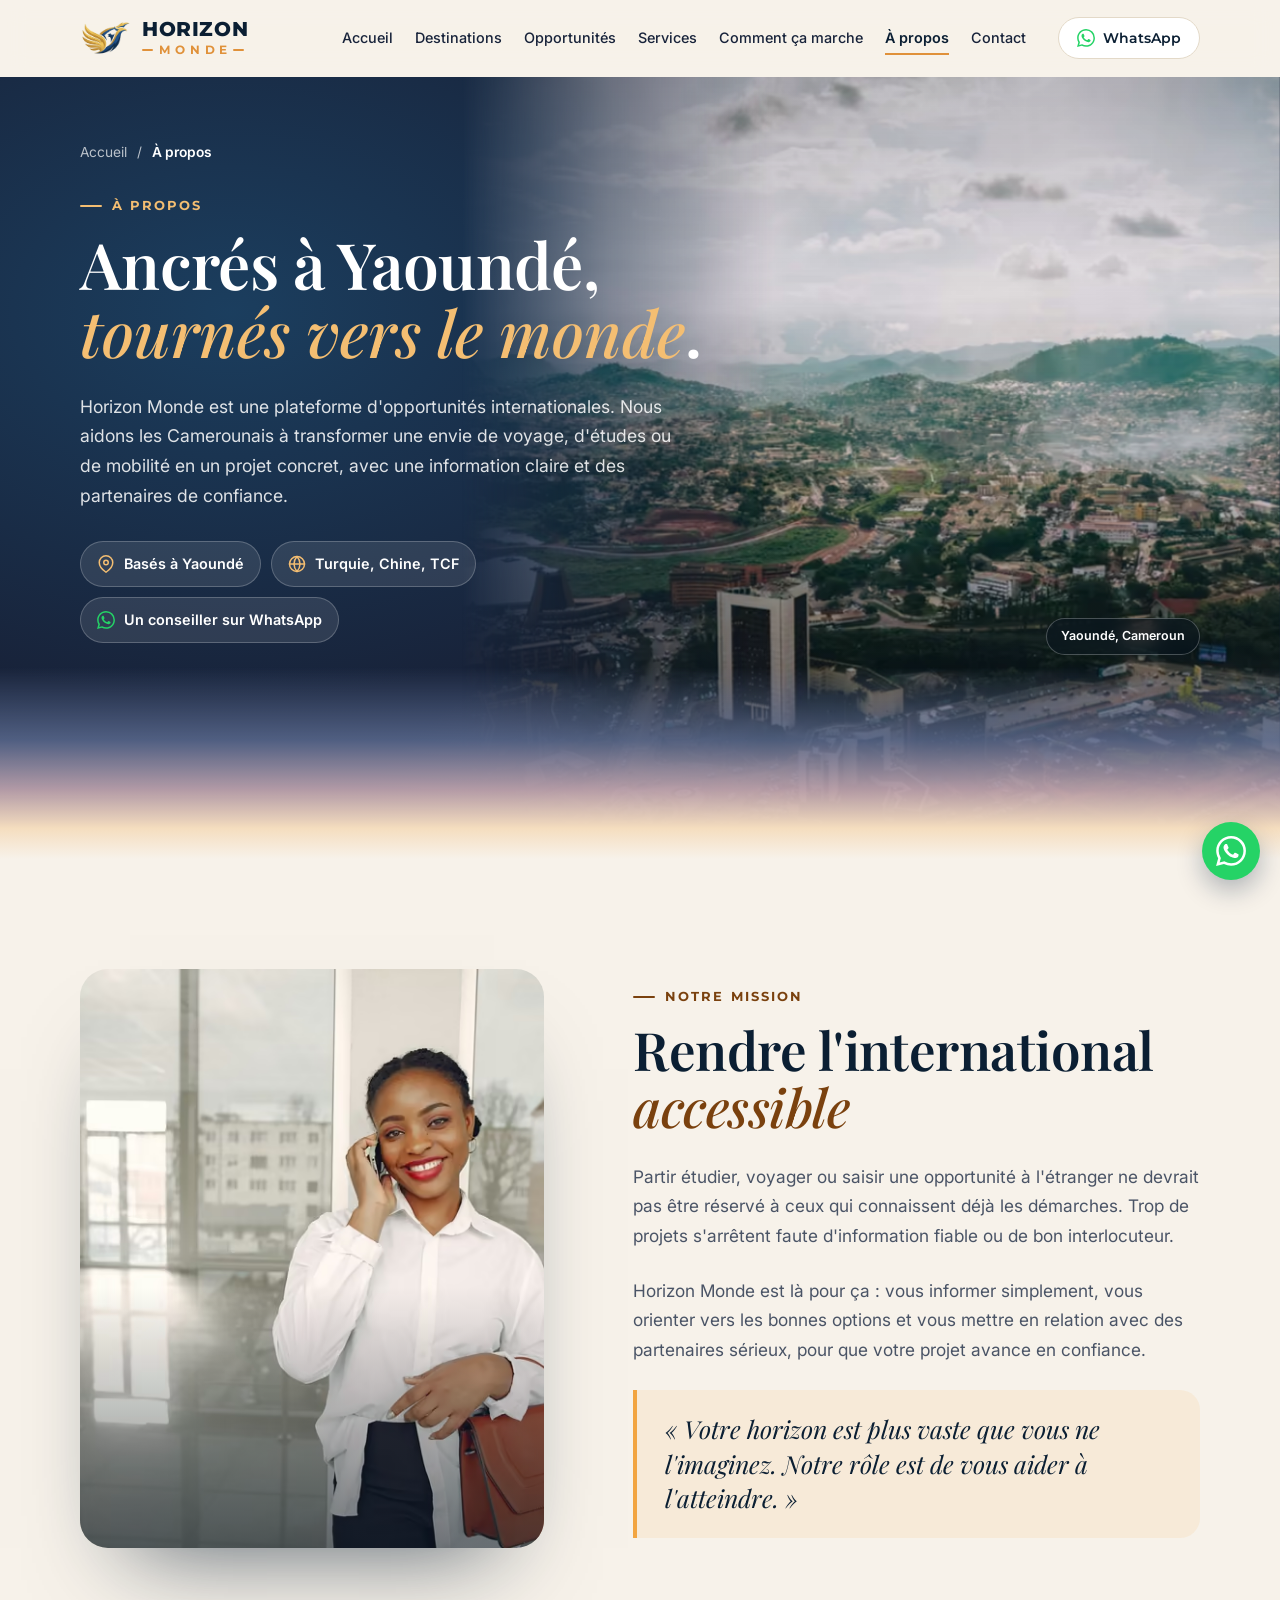
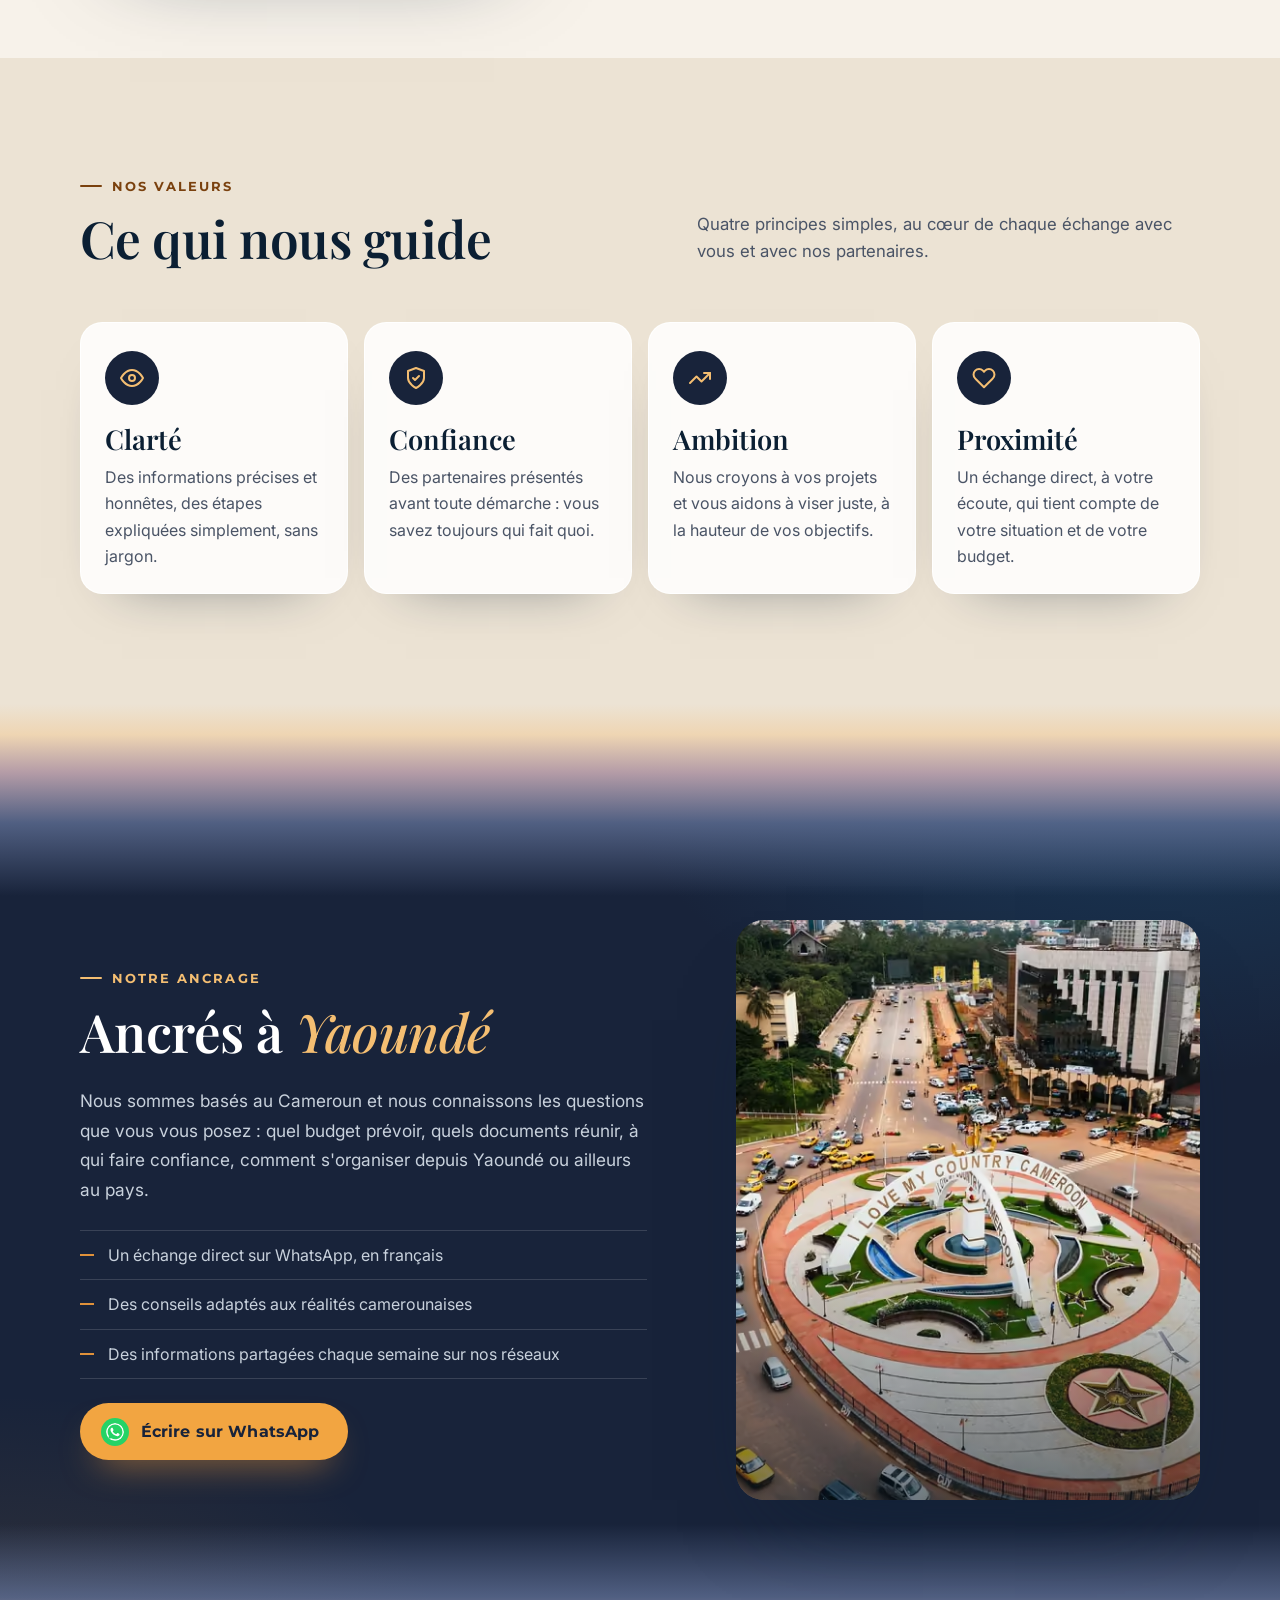
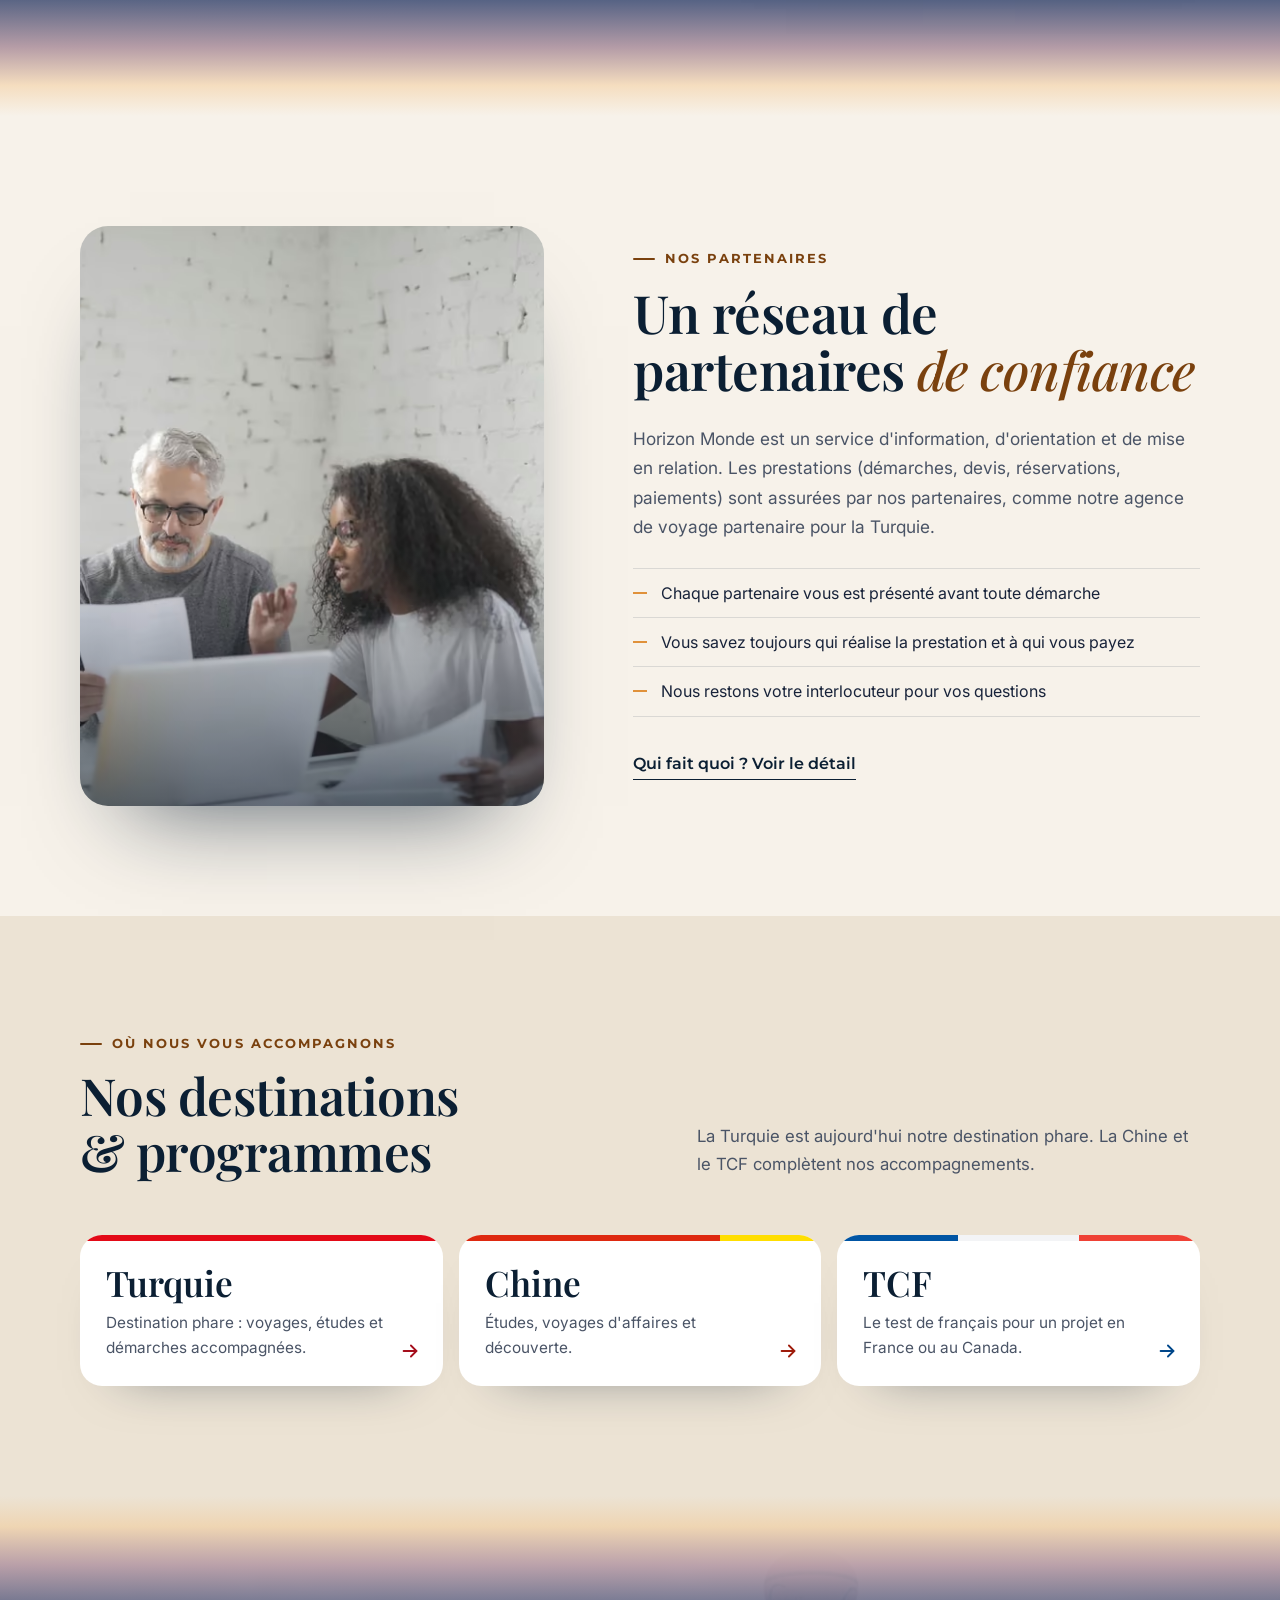
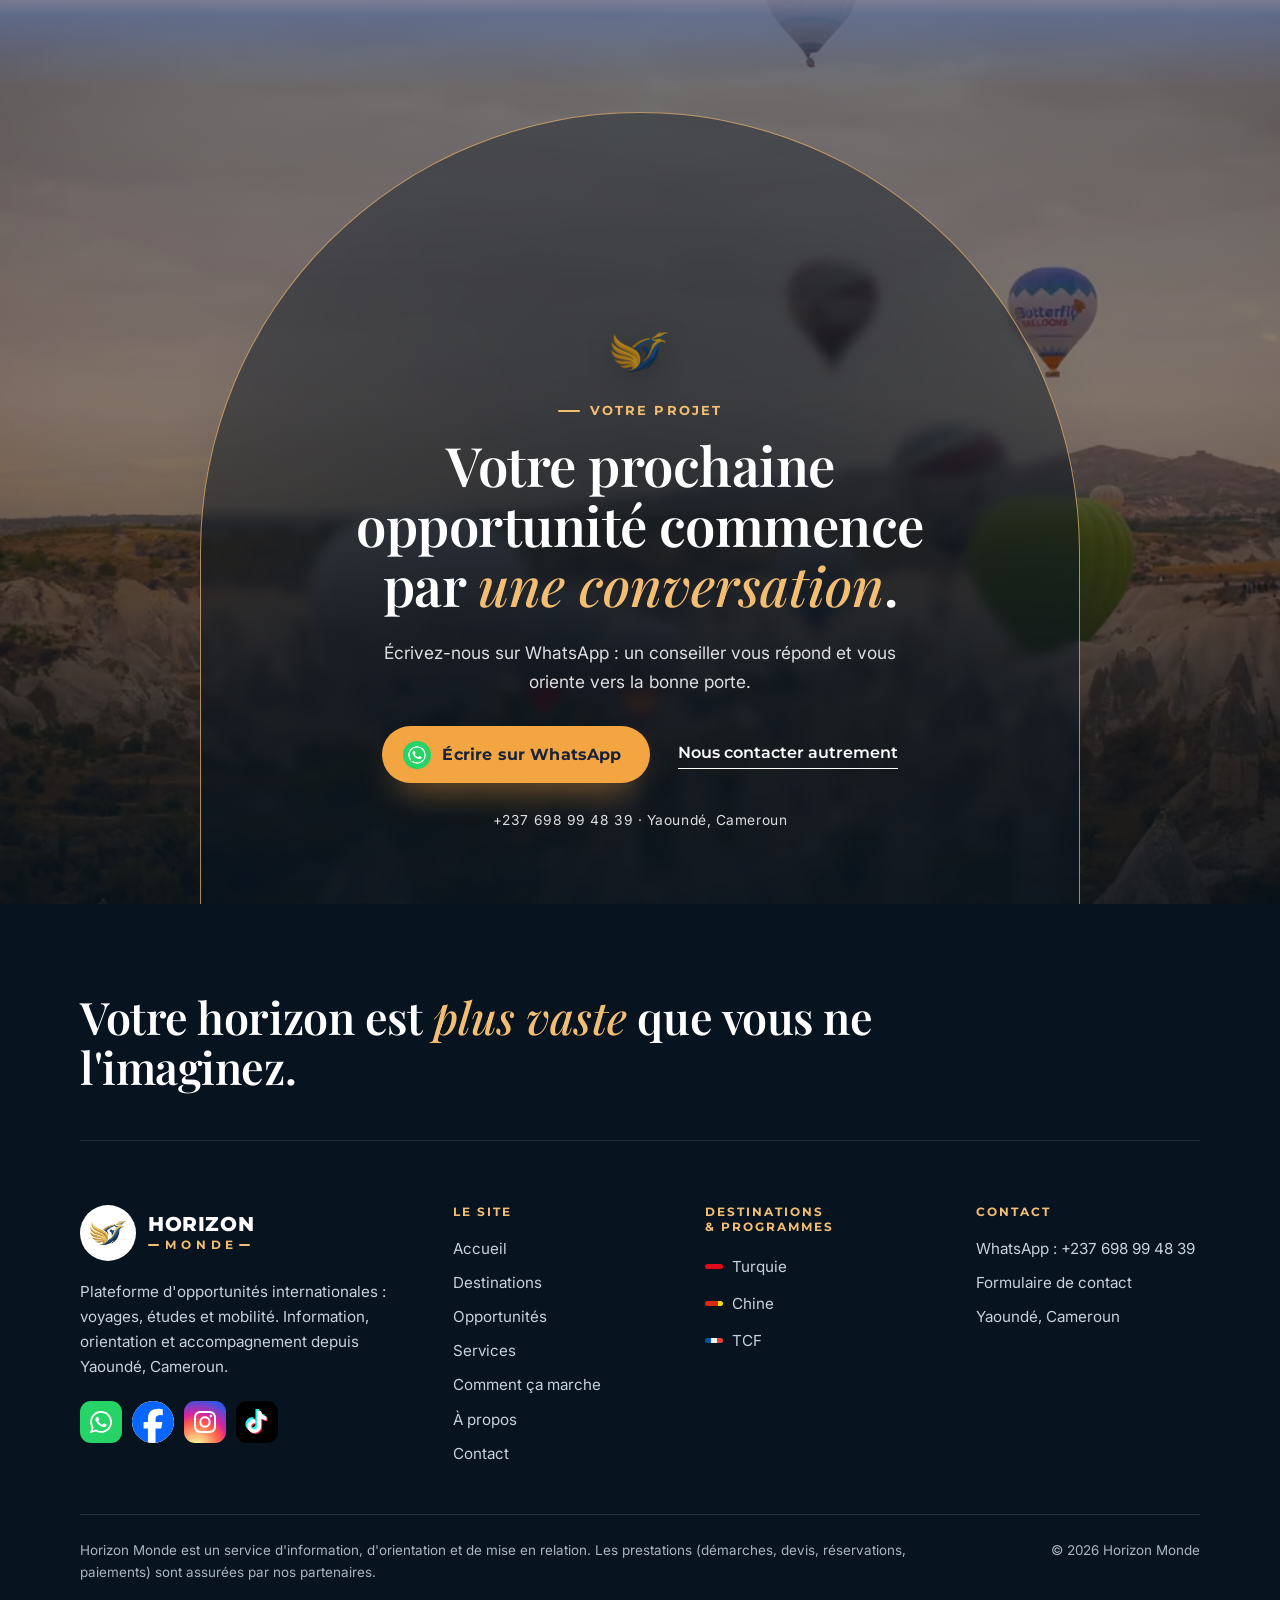
<file: a-propos.html>
<!doctype html>
<html lang="fr">
<head>
  <meta charset="utf-8">
  <meta name="viewport" content="width=device-width, initial-scale=1">
  <title>À propos — Horizon Monde</title>
  <meta name="description" content="Horizon Monde, plateforme d'opportunités internationales basée à Yaoundé : notre mission, nos valeurs et notre façon de travailler avec nos partenaires.">
  <meta name="theme-color" content="#F7F2EA">

  <meta property="og:type" content="website">
  <meta property="og:locale" content="fr_FR">
  <meta property="og:site_name" content="Horizon Monde">
  <meta property="og:title" content="À propos — Horizon Monde">
  <meta property="og:description" content="Ancrés à Yaoundé, tournés vers le monde : notre mission, nos valeurs, nos partenaires.">
  <meta property="og:image" content="assets/img/og-image.jpg">

  <link rel="icon" type="image/png" href="assets/img/favicon.png">
  <link rel="apple-touch-icon" href="assets/img/apple-touch-icon.png">

  <link rel="preconnect" href="https://fonts.googleapis.com">
  <link rel="preconnect" href="https://fonts.gstatic.com" crossorigin>
  <link href="https://fonts.googleapis.com/css2?family=Inter:wght@400;500;600&family=Montserrat:wght@500;600;700;800&family=Playfair+Display:ital,wght@0,500;0,600;0,700;1,500;1,600&display=swap" rel="stylesheet">
  <link rel="stylesheet" href="assets/css/style.css">
  <script>document.documentElement.classList.add("js");</script>
</head>
<body data-page="a-propos">
  <a class="skip-link" href="#contenu">Aller au contenu</a>

  <!-- ============ EN-TÊTE (commun à toutes les pages) ============ -->
  <header class="site-header" id="haut">
    <div class="container header-inner">
      <a class="brand" href="index.html" aria-label="Horizon Monde, accueil">
        <img class="brand-emblem" src="assets/img/emblem.png" alt="" width="132" height="93">
        <span class="brand-word">
          <span class="brand-top">Horizon</span>
          <span class="brand-bottom">Monde</span>
        </span>
      </a>

      <button class="nav-toggle" type="button" aria-expanded="false" aria-controls="nav-principale">
        <span class="nav-toggle-bar"></span>
        <span class="visually-hidden">Ouvrir le menu</span>
      </button>

      <nav class="site-nav" id="nav-principale" aria-label="Navigation principale">
        <ul>
          <li><a href="index.html" data-nav="accueil">Accueil</a></li>
          <li><a href="destinations.html" data-nav="destinations">Destinations</a></li>
          <li><a href="opportunites.html" data-nav="opportunites">Opportunités</a></li>
          <li><a href="services.html" data-nav="services">Services</a></li>
          <li><a href="comment-ca-marche.html" data-nav="parcours">Comment ça marche</a></li>
          <li><a href="a-propos.html" data-nav="a-propos">À propos</a></li>
          <li><a href="contact.html" data-nav="contact">Contact</a></li>
        </ul>
        <a class="header-wa" href="contact.html" data-whatsapp data-message="Bonjour Horizon Monde, j'aimerais échanger avec un conseiller.">
          <svg class="icon brand-icon brand-whatsapp" viewBox="0 0 24 24" aria-hidden="true"><path d="M17.472 14.382c-.297-.149-1.758-.867-2.03-.967-.273-.099-.471-.148-.67.15-.197.297-.767.966-.94 1.164-.173.199-.347.223-.644.075-.297-.15-1.255-.463-2.39-1.475-.883-.788-1.48-1.761-1.653-2.059-.173-.297-.018-.458.13-.606.134-.133.298-.347.446-.52.149-.174.198-.298.298-.497.099-.198.05-.371-.025-.52-.075-.149-.669-1.612-.916-2.207-.242-.579-.487-.5-.669-.51-.173-.008-.371-.01-.57-.01-.198 0-.52.074-.792.372-.272.297-1.04 1.016-1.04 2.479 0 1.462 1.065 2.875 1.213 3.074.149.198 2.096 3.2 5.077 4.487.709.306 1.262.489 1.694.625.712.227 1.36.195 1.871.118.571-.085 1.758-.719 2.006-1.413.248-.694.248-1.289.173-1.413-.074-.124-.272-.198-.57-.347m-5.421 7.403h-.004a9.87 9.87 0 01-5.031-1.378l-.361-.214-3.741.982.998-3.648-.235-.374a9.86 9.86 0 01-1.51-5.26c.001-5.45 4.436-9.884 9.888-9.884 2.64 0 5.122 1.03 6.988 2.898a9.825 9.825 0 012.893 6.994c-.003 5.45-4.437 9.884-9.885 9.884m8.413-18.297A11.815 11.815 0 0012.05 0C5.495 0 .16 5.335.157 11.892c0 2.096.547 4.142 1.588 5.945L.057 24l6.305-1.654a11.882 11.882 0 005.683 1.448h.005c6.554 0 11.89-5.335 11.893-11.893a11.821 11.821 0 00-3.48-8.413Z"/></svg>
          WhatsApp
        </a>
      </nav>
    </div>
  </header>

  <main id="contenu">

    <!-- ============ EN-TÊTE DE PAGE ============ -->
    <section class="page-hero has-fade-bottom" aria-labelledby="page-titre">
      <div class="page-hero-photo page-hero-photo-yaounde">
        <picture>
          <source media="(min-width: 768px)" type="image/avif" sizes="64vw"
            srcset="assets/img/photos/yaounde-large-1280.avif 1280w, assets/img/photos/yaounde-large-2000.avif 2000w">
          <source media="(min-width: 768px)" type="image/webp" sizes="64vw"
            srcset="assets/img/photos/yaounde-large-1280.webp 1280w, assets/img/photos/yaounde-large-2000.webp 2000w">
          <source type="image/avif" sizes="100vw"
            srcset="assets/img/photos/yaounde-mobile-600.avif 600w, assets/img/photos/yaounde-mobile-900.avif 900w">
          <source type="image/webp" sizes="100vw"
            srcset="assets/img/photos/yaounde-mobile-600.webp 600w, assets/img/photos/yaounde-mobile-900.webp 900w">
          <img src="assets/img/photos/yaounde-large-1280.jpg" width="1280" height="720" fetchpriority="high" decoding="async"
            alt="Vue aérienne de Yaoundé, entre ses collines verdoyantes.">
        </picture>
      </div>
      <span class="page-hero-label">Yaoundé, Cameroun</span>
      <div class="container page-hero-inner">
        <div class="page-hero-text">
          <nav class="breadcrumb hero-anim" style="--d:0" aria-label="Fil d'Ariane">
            <a href="index.html">Accueil</a><span aria-hidden="true">/</span><span aria-current="page">À propos</span>
          </nav>
          <p class="eyebrow hero-anim" style="--d:1">À propos</p>
          <h1 id="page-titre" class="hero-anim" style="--d:2">Ancrés à Yaoundé, <em>tournés vers le monde</em>.</h1>
          <p class="page-lead hero-anim" style="--d:3">
            Horizon Monde est une plateforme d'opportunités internationales. Nous aidons les Camerounais à
            transformer une envie de voyage, d'études ou de mobilité en un projet concret, avec une information
            claire et des partenaires de confiance.
          </p>
          <ul class="about-pills hero-anim" style="--d:4" aria-label="En bref">
            <li><svg class="icon" viewBox="0 0 24 24" aria-hidden="true"><path d="M21 10c0 7-9 13-9 13s-9-6-9-13a9 9 0 0 1 18 0z"/><circle cx="12" cy="10" r="3"/></svg>Basés à Yaoundé</li>
            <li><svg class="icon" viewBox="0 0 24 24" aria-hidden="true"><circle cx="12" cy="12" r="10"/><path d="M2 12h20"/><path d="M12 2a15.3 15.3 0 0 1 4 10 15.3 15.3 0 0 1-4 10 15.3 15.3 0 0 1-4-10 15.3 15.3 0 0 1 4-10z"/></svg>Turquie, Chine, TCF</li>
            <li><svg class="icon brand-icon brand-whatsapp" viewBox="0 0 24 24" aria-hidden="true"><path d="M17.472 14.382c-.297-.149-1.758-.867-2.03-.967-.273-.099-.471-.148-.67.15-.197.297-.767.966-.94 1.164-.173.199-.347.223-.644.075-.297-.15-1.255-.463-2.39-1.475-.883-.788-1.48-1.761-1.653-2.059-.173-.297-.018-.458.13-.606.134-.133.298-.347.446-.52.149-.174.198-.298.298-.497.099-.198.05-.371-.025-.52-.075-.149-.669-1.612-.916-2.207-.242-.579-.487-.5-.669-.51-.173-.008-.371-.01-.57-.01-.198 0-.52.074-.792.372-.272.297-1.04 1.016-1.04 2.479 0 1.462 1.065 2.875 1.213 3.074.149.198 2.096 3.2 5.077 4.487.709.306 1.262.489 1.694.625.712.227 1.36.195 1.871.118.571-.085 1.758-.719 2.006-1.413.248-.694.248-1.289.173-1.413-.074-.124-.272-.198-.57-.347m-5.421 7.403h-.004a9.87 9.87 0 01-5.031-1.378l-.361-.214-3.741.982.998-3.648-.235-.374a9.86 9.86 0 01-1.51-5.26c.001-5.45 4.436-9.884 9.888-9.884 2.64 0 5.122 1.03 6.988 2.898a9.825 9.825 0 012.893 6.994c-.003 5.45-4.437 9.884-9.885 9.884m8.413-18.297A11.815 11.815 0 0012.05 0C5.495 0 .16 5.335.157 11.892c0 2.096.547 4.142 1.588 5.945L.057 24l6.305-1.654a11.882 11.882 0 005.683 1.448h.005c6.554 0 11.89-5.335 11.893-11.893a11.821 11.821 0 00-3.48-8.413Z"/></svg>Un conseiller sur WhatsApp</li>
          </ul>
        </div>
      </div>
      <div class="fade-edge fade-edge-bottom" style="--fade-color: var(--ivory)" aria-hidden="true"></div>
    </section>

    <!-- ============ MISSION ============ -->
    <section class="section bg-ivory" id="mission" aria-labelledby="mission-titre">
      <div class="container chapter">
        <figure class="chapter-media reveal">
          <picture>
              <source type="image/avif" sizes="(min-width: 960px) 480px, 100vw" srcset="assets/img/photos/mission-480.avif 480w, assets/img/photos/mission-800.avif 800w, assets/img/photos/mission-1100.avif 1100w">
              <source type="image/webp" sizes="(min-width: 960px) 480px, 100vw" srcset="assets/img/photos/mission-480.webp 480w, assets/img/photos/mission-800.webp 800w, assets/img/photos/mission-1100.webp 1100w">
              <img src="assets/img/photos/mission-800.jpg" sizes="(min-width: 960px) 480px, 100vw" srcset="assets/img/photos/mission-480.jpg 480w, assets/img/photos/mission-800.jpg 800w, assets/img/photos/mission-1100.jpg 1100w"
                width="800" height="1000" loading="lazy" decoding="async" alt="Une jeune femme souriante, au téléphone, prête à partir.">
            </picture>
        </figure>
        <div class="chapter-body reveal">
          <p class="eyebrow">Notre mission</p>
          <h2 id="mission-titre">Rendre l'international <em>accessible</em></h2>
          <p class="chapter-lead">
            Partir étudier, voyager ou saisir une opportunité à l'étranger ne devrait pas être réservé à ceux qui
            connaissent déjà les démarches. Trop de projets s'arrêtent faute d'information fiable ou de bon interlocuteur.
          </p>
          <p class="chapter-lead">
            Horizon Monde est là pour ça : vous informer simplement, vous orienter vers les bonnes options et vous
            mettre en relation avec des partenaires sérieux, pour que votre projet avance en confiance.
          </p>
          <blockquote class="about-quote">
            <p>« Votre horizon est plus vaste que vous ne l'imaginez. Notre rôle est de vous aider à l'atteindre. »</p>
          </blockquote>
        </div>
      </div>
    </section>

    <!-- ============ VALEURS ============ -->
    <section class="section bg-stone" id="valeurs" aria-labelledby="valeurs-titre">
      <div class="container">
        <header class="split-head">
          <div>
            <p class="eyebrow">Nos valeurs</p>
            <h2 id="valeurs-titre">Ce qui nous guide</h2>
          </div>
          <p>Quatre principes simples, au cœur de chaque échange avec vous et avec nos partenaires.</p>
        </header>
        <ul class="value-grid">
          <li class="value-card reveal" style="--i:0">
            <span class="value-icon"><svg class="icon" viewBox="0 0 24 24" aria-hidden="true"><path d="M1 12s4-8 11-8 11 8 11 8-4 8-11 8-11-8-11-8z"/><circle cx="12" cy="12" r="3"/></svg></span>
            <h3>Clarté</h3>
            <p>Des informations précises et honnêtes, des étapes expliquées simplement, sans jargon.</p>
          </li>
          <li class="value-card reveal" style="--i:1">
            <span class="value-icon"><svg class="icon" viewBox="0 0 24 24" aria-hidden="true"><path d="M12 22s8-4 8-10V5l-8-3-8 3v7c0 6 8 10 8 10z"/><path d="m9 12 2 2 4-4"/></svg></span>
            <h3>Confiance</h3>
            <p>Des partenaires présentés avant toute démarche : vous savez toujours qui fait quoi.</p>
          </li>
          <li class="value-card reveal" style="--i:2">
            <span class="value-icon"><svg class="icon" viewBox="0 0 24 24" aria-hidden="true"><path d="m22 7-8.5 8.5-5-5L2 17"/><path d="M16 7h6v6"/></svg></span>
            <h3>Ambition</h3>
            <p>Nous croyons à vos projets et vous aidons à viser juste, à la hauteur de vos objectifs.</p>
          </li>
          <li class="value-card reveal" style="--i:3">
            <span class="value-icon"><svg class="icon" viewBox="0 0 24 24" aria-hidden="true"><path d="M20.84 4.61a5.5 5.5 0 0 0-7.78 0L12 5.67l-1.06-1.06a5.5 5.5 0 0 0-7.78 7.78l1.06 1.06L12 21.23l7.78-7.78 1.06-1.06a5.5 5.5 0 0 0 0-7.78z"/></svg></span>
            <h3>Proximité</h3>
            <p>Un échange direct, à votre écoute, qui tient compte de votre situation et de votre budget.</p>
          </li>
        </ul>
      </div>
    </section>

    <!-- ============ ANCRÉS À YAOUNDÉ ============ -->
    <section class="section bg-ink has-fade-top has-fade-bottom" id="yaounde" aria-labelledby="yaounde-titre">
      <div class="fade-edge fade-edge-top" style="--fade-color: var(--stone)" aria-hidden="true"></div>
      <div class="fade-edge fade-edge-bottom" style="--fade-color: var(--ivory)" aria-hidden="true"></div>
      <div class="container chapter chapter-reverse">
        <figure class="chapter-media reveal">
          <picture>
              <source type="image/avif" sizes="(min-width: 960px) 480px, 100vw" srcset="assets/img/photos/yaounde-ville-480.avif 480w, assets/img/photos/yaounde-ville-800.avif 800w, assets/img/photos/yaounde-ville-1080.avif 1080w">
              <source type="image/webp" sizes="(min-width: 960px) 480px, 100vw" srcset="assets/img/photos/yaounde-ville-480.webp 480w, assets/img/photos/yaounde-ville-800.webp 800w, assets/img/photos/yaounde-ville-1080.webp 1080w">
              <img src="assets/img/photos/yaounde-ville-800.jpg" sizes="(min-width: 960px) 480px, 100vw" srcset="assets/img/photos/yaounde-ville-480.jpg 480w, assets/img/photos/yaounde-ville-800.jpg 800w, assets/img/photos/yaounde-ville-1080.jpg 1080w"
                width="800" height="1000" loading="lazy" decoding="async" alt="Le rond-point « I love my country Cameroon » à Yaoundé, vu du ciel.">
            </picture>
        </figure>
        <div class="chapter-body reveal">
          <p class="eyebrow">Notre ancrage</p>
          <h2 id="yaounde-titre">Ancrés à <em>Yaoundé</em></h2>
          <p class="chapter-lead">
            Nous sommes basés au Cameroun et nous connaissons les questions que vous vous posez : quel budget prévoir,
            quels documents réunir, à qui faire confiance, comment s'organiser depuis Yaoundé ou ailleurs au pays.
          </p>
          <ul class="chapter-list">
            <li>Un échange direct sur WhatsApp, en français</li>
            <li>Des conseils adaptés aux réalités camerounaises</li>
            <li>Des informations partagées chaque semaine sur nos réseaux</li>
          </ul>
          <div class="chapter-actions">
            <a class="btn btn-primary" href="contact.html" data-whatsapp data-message="Bonjour Horizon Monde, j'aimerais échanger avec un conseiller.">
              <svg class="icon brand-icon brand-whatsapp" viewBox="0 0 24 24" aria-hidden="true"><path d="M17.472 14.382c-.297-.149-1.758-.867-2.03-.967-.273-.099-.471-.148-.67.15-.197.297-.767.966-.94 1.164-.173.199-.347.223-.644.075-.297-.15-1.255-.463-2.39-1.475-.883-.788-1.48-1.761-1.653-2.059-.173-.297-.018-.458.13-.606.134-.133.298-.347.446-.52.149-.174.198-.298.298-.497.099-.198.05-.371-.025-.52-.075-.149-.669-1.612-.916-2.207-.242-.579-.487-.5-.669-.51-.173-.008-.371-.01-.57-.01-.198 0-.52.074-.792.372-.272.297-1.04 1.016-1.04 2.479 0 1.462 1.065 2.875 1.213 3.074.149.198 2.096 3.2 5.077 4.487.709.306 1.262.489 1.694.625.712.227 1.36.195 1.871.118.571-.085 1.758-.719 2.006-1.413.248-.694.248-1.289.173-1.413-.074-.124-.272-.198-.57-.347m-5.421 7.403h-.004a9.87 9.87 0 01-5.031-1.378l-.361-.214-3.741.982.998-3.648-.235-.374a9.86 9.86 0 01-1.51-5.26c.001-5.45 4.436-9.884 9.888-9.884 2.64 0 5.122 1.03 6.988 2.898a9.825 9.825 0 012.893 6.994c-.003 5.45-4.437 9.884-9.885 9.884m8.413-18.297A11.815 11.815 0 0012.05 0C5.495 0 .16 5.335.157 11.892c0 2.096.547 4.142 1.588 5.945L.057 24l6.305-1.654a11.882 11.882 0 005.683 1.448h.005c6.554 0 11.89-5.335 11.893-11.893a11.821 11.821 0 00-3.48-8.413Z"/></svg>
              Écrire sur WhatsApp
            </a>
          </div>
        </div>
      </div>
    </section>

    <!-- ============ PARTENAIRES ============ -->
    <section class="section bg-ivory" id="partenaires" aria-labelledby="partenaires-titre">
      <div class="container chapter">
        <figure class="chapter-media reveal">
          <picture>
              <source type="image/avif" sizes="(min-width: 960px) 480px, 100vw" srcset="assets/img/photos/partenaires-480.avif 480w, assets/img/photos/partenaires-800.avif 800w, assets/img/photos/partenaires-1100.avif 1100w">
              <source type="image/webp" sizes="(min-width: 960px) 480px, 100vw" srcset="assets/img/photos/partenaires-480.webp 480w, assets/img/photos/partenaires-800.webp 800w, assets/img/photos/partenaires-1100.webp 1100w">
              <img src="assets/img/photos/partenaires-800.jpg" sizes="(min-width: 960px) 480px, 100vw" srcset="assets/img/photos/partenaires-480.jpg 480w, assets/img/photos/partenaires-800.jpg 800w, assets/img/photos/partenaires-1100.jpg 1100w"
                width="800" height="1000" loading="lazy" decoding="async" alt="Une jeune femme échange avec des collègues autour d&#x27;un dossier.">
            </picture>
        </figure>
        <div class="chapter-body reveal">
          <p class="eyebrow">Nos partenaires</p>
          <h2 id="partenaires-titre">Un réseau de partenaires <em>de confiance</em></h2>
          <p class="chapter-lead">
            Horizon Monde est un service d'information, d'orientation et de mise en relation. Les prestations
            (démarches, devis, réservations, paiements) sont assurées par nos partenaires, comme notre agence de
            voyage partenaire pour la Turquie.
          </p>
          <ul class="chapter-list">
            <li>Chaque partenaire vous est présenté avant toute démarche</li>
            <li>Vous savez toujours qui réalise la prestation et à qui vous payez</li>
            <li>Nous restons votre interlocuteur pour vos questions</li>
          </ul>
          <div class="chapter-actions">
            <a class="btn-link" href="comment-ca-marche.html#qui-fait-quoi"><span>Qui fait quoi&nbsp;? Voir le détail</span></a>
          </div>
        </div>
      </div>
    </section>

    <!-- ============ NOS DESTINATIONS ============ -->
    <section class="section bg-stone" aria-labelledby="dest-titre">
      <div class="container">
        <header class="split-head">
          <div>
            <p class="eyebrow">Où nous vous accompagnons</p>
            <h2 id="dest-titre">Nos destinations &amp; programmes</h2>
          </div>
          <p>La Turquie est aujourd'hui notre destination phare. La Chine et le TCF complètent nos accompagnements.</p>
        </header>
        <ul class="about-dest">
          <li class="reveal" style="--i:0">
            <a class="about-dest-card theme-turquie" href="destinations.html#turquie">
              <span class="about-dest-name">Turquie</span>
              <span class="about-dest-desc">Destination phare : voyages, études et démarches accompagnées.</span>
              <svg class="icon about-dest-arrow" viewBox="0 0 24 24" aria-hidden="true"><path d="M5 12h14"/><path d="m13 6 6 6-6 6"/></svg>
            </a>
          </li>
          <li class="reveal" style="--i:1">
            <a class="about-dest-card theme-chine" href="destinations.html#chine">
              <span class="about-dest-name">Chine</span>
              <span class="about-dest-desc">Études, voyages d'affaires et découverte.</span>
              <svg class="icon about-dest-arrow" viewBox="0 0 24 24" aria-hidden="true"><path d="M5 12h14"/><path d="m13 6 6 6-6 6"/></svg>
            </a>
          </li>
          <li class="reveal" style="--i:2">
            <a class="about-dest-card theme-tcf" href="services.html#tcf">
              <span class="about-dest-name">TCF</span>
              <span class="about-dest-desc">Le test de français pour un projet en France ou au Canada.</span>
              <svg class="icon about-dest-arrow" viewBox="0 0 24 24" aria-hidden="true"><path d="M5 12h14"/><path d="m13 6 6 6-6 6"/></svg>
            </a>
          </li>
        </ul>
      </div>
    </section>

    <!-- ============ APPEL FINAL ============ -->
    <section class="section bg-photo closing has-fade-top" aria-labelledby="cta-titre">
      <div class="fade-edge fade-edge-top" style="--fade-color: var(--stone)" aria-hidden="true"></div>
      <picture class="closing-bg">
        <source media="(min-width: 768px)" type="image/avif" sizes="100vw"
          srcset="assets/img/photos/porte-large-1280.avif 1280w, assets/img/photos/porte-large-2000.avif 2000w">
        <source media="(min-width: 768px)" type="image/webp" sizes="100vw"
          srcset="assets/img/photos/porte-large-1280.webp 1280w, assets/img/photos/porte-large-2000.webp 2000w">
        <source media="(min-width: 768px)" sizes="100vw"
          srcset="assets/img/photos/porte-large-1280.jpg 1280w, assets/img/photos/porte-large-2000.jpg 2000w">
        <source type="image/avif" sizes="100vw"
          srcset="assets/img/photos/porte-mobile-600.avif 600w, assets/img/photos/porte-mobile-900.avif 900w">
        <source type="image/webp" sizes="100vw"
          srcset="assets/img/photos/porte-mobile-600.webp 600w, assets/img/photos/porte-mobile-900.webp 900w">
        <img src="assets/img/photos/porte-mobile-600.jpg" alt="" width="600" height="800" loading="lazy" decoding="async">
      </picture>
      <div class="container">
        <div class="closing-arch reveal">
          <img class="closing-emblem" src="assets/img/emblem.png" alt="" width="132" height="93" loading="lazy" decoding="async">
          <p class="eyebrow">Votre projet</p>
          <h2 id="cta-titre">Votre prochaine opportunité commence par <em>une conversation</em>.</h2>
          <p class="closing-lead">Écrivez-nous sur WhatsApp : un conseiller vous répond et vous oriente vers la bonne porte.</p>
          <div class="closing-actions">
            <a class="btn btn-primary" href="contact.html" data-whatsapp data-message="Bonjour Horizon Monde, j'aimerais parler de mon projet avec un conseiller.">
              <svg class="icon brand-icon brand-whatsapp" viewBox="0 0 24 24" aria-hidden="true"><path d="M17.472 14.382c-.297-.149-1.758-.867-2.03-.967-.273-.099-.471-.148-.67.15-.197.297-.767.966-.94 1.164-.173.199-.347.223-.644.075-.297-.15-1.255-.463-2.39-1.475-.883-.788-1.48-1.761-1.653-2.059-.173-.297-.018-.458.13-.606.134-.133.298-.347.446-.52.149-.174.198-.298.298-.497.099-.198.05-.371-.025-.52-.075-.149-.669-1.612-.916-2.207-.242-.579-.487-.5-.669-.51-.173-.008-.371-.01-.57-.01-.198 0-.52.074-.792.372-.272.297-1.04 1.016-1.04 2.479 0 1.462 1.065 2.875 1.213 3.074.149.198 2.096 3.2 5.077 4.487.709.306 1.262.489 1.694.625.712.227 1.36.195 1.871.118.571-.085 1.758-.719 2.006-1.413.248-.694.248-1.289.173-1.413-.074-.124-.272-.198-.57-.347m-5.421 7.403h-.004a9.87 9.87 0 01-5.031-1.378l-.361-.214-3.741.982.998-3.648-.235-.374a9.86 9.86 0 01-1.51-5.26c.001-5.45 4.436-9.884 9.888-9.884 2.64 0 5.122 1.03 6.988 2.898a9.825 9.825 0 012.893 6.994c-.003 5.45-4.437 9.884-9.885 9.884m8.413-18.297A11.815 11.815 0 0012.05 0C5.495 0 .16 5.335.157 11.892c0 2.096.547 4.142 1.588 5.945L.057 24l6.305-1.654a11.882 11.882 0 005.683 1.448h.005c6.554 0 11.89-5.335 11.893-11.893a11.821 11.821 0 00-3.48-8.413Z"/></svg>
              Écrire sur WhatsApp
            </a>
            <a class="btn-link" href="contact.html"><span>Nous contacter autrement</span></a>
          </div>
          <p class="closing-note">+237 698 99 48 39 · Yaoundé, Cameroun</p>
        </div>
      </div>
    </section>
  </main>

  <!-- ============ PIED DE PAGE (commun à toutes les pages) ============ -->
  <footer class="site-footer">
    <div class="container">
      <p class="footer-statement">Votre horizon est <em>plus vaste</em> que vous ne l'imaginez.</p>

      <div class="footer-grid">
        <div class="footer-brand">
          <a class="footer-logo" href="index.html" aria-label="Horizon Monde, accueil">
            <span class="footer-emblem"><img src="assets/img/emblem.png" alt="" width="132" height="93" loading="lazy" decoding="async"></span>
            <span class="brand-word">
              <span class="brand-top">Horizon</span>
              <span class="brand-bottom">Monde</span>
            </span>
          </a>
          <p>Plateforme d'opportunités internationales : voyages, études et mobilité. Information, orientation et accompagnement depuis Yaoundé, Cameroun.</p>
          <ul class="footer-social" aria-label="Réseaux sociaux">
            <li><a class="brand-tile-whatsapp" href="contact.html" data-whatsapp data-message="Bonjour Horizon Monde !" aria-label="WhatsApp"><svg class="icon brand-icon brand-whatsapp" viewBox="0 0 24 24" aria-hidden="true"><path d="M17.472 14.382c-.297-.149-1.758-.867-2.03-.967-.273-.099-.471-.148-.67.15-.197.297-.767.966-.94 1.164-.173.199-.347.223-.644.075-.297-.15-1.255-.463-2.39-1.475-.883-.788-1.48-1.761-1.653-2.059-.173-.297-.018-.458.13-.606.134-.133.298-.347.446-.52.149-.174.198-.298.298-.497.099-.198.05-.371-.025-.52-.075-.149-.669-1.612-.916-2.207-.242-.579-.487-.5-.669-.51-.173-.008-.371-.01-.57-.01-.198 0-.52.074-.792.372-.272.297-1.04 1.016-1.04 2.479 0 1.462 1.065 2.875 1.213 3.074.149.198 2.096 3.2 5.077 4.487.709.306 1.262.489 1.694.625.712.227 1.36.195 1.871.118.571-.085 1.758-.719 2.006-1.413.248-.694.248-1.289.173-1.413-.074-.124-.272-.198-.57-.347m-5.421 7.403h-.004a9.87 9.87 0 01-5.031-1.378l-.361-.214-3.741.982.998-3.648-.235-.374a9.86 9.86 0 01-1.51-5.26c.001-5.45 4.436-9.884 9.888-9.884 2.64 0 5.122 1.03 6.988 2.898a9.825 9.825 0 012.893 6.994c-.003 5.45-4.437 9.884-9.885 9.884m8.413-18.297A11.815 11.815 0 0012.05 0C5.495 0 .16 5.335.157 11.892c0 2.096.547 4.142 1.588 5.945L.057 24l6.305-1.654a11.882 11.882 0 005.683 1.448h.005c6.554 0 11.89-5.335 11.893-11.893a11.821 11.821 0 00-3.48-8.413Z"/></svg></a></li>
            <li><a class="brand-tile-facebook" data-social="facebook" href="#" target="_blank" rel="noopener" aria-label="Facebook"><svg class="icon brand-icon brand-facebook" viewBox="0 0 24 24" aria-hidden="true"><path d="M9.101 23.691v-7.98H6.627v-3.667h2.474v-1.58c0-4.085 1.848-5.978 5.858-5.978.401 0 .955.042 1.468.103a8.68 8.68 0 0 1 1.141.195v3.325a8.623 8.623 0 0 0-.653-.036 26.805 26.805 0 0 0-.733-.009c-.707 0-1.259.096-1.675.309a1.686 1.686 0 0 0-.679.622c-.258.42-.374.995-.374 1.752v1.297h3.919l-.386 2.103-.287 1.564h-3.246v8.245C19.396 23.238 24 18.179 24 12.044c0-6.627-5.373-12-12-12s-12 5.373-12 12c0 5.628 3.874 10.35 9.101 11.647Z"/></svg></a></li>
            <li><a class="brand-tile-instagram" data-social="instagram" href="#" target="_blank" rel="noopener" aria-label="Instagram"><svg class="icon brand-icon brand-instagram" viewBox="0 0 24 24" aria-hidden="true"><path d="M7.0301.084c-1.2768.0602-2.1487.264-2.911.5634-.7888.3075-1.4575.72-2.1228 1.3877-.6652.6677-1.075 1.3368-1.3802 2.127-.2954.7638-.4956 1.6365-.552 2.914-.0564 1.2775-.0689 1.6882-.0626 4.947.0062 3.2586.0206 3.6671.0825 4.9473.061 1.2765.264 2.1482.5635 2.9107.308.7889.72 1.4573 1.388 2.1228.6679.6655 1.3365 1.0743 2.1285 1.38.7632.295 1.6361.4961 2.9134.552 1.2773.056 1.6884.069 4.9462.0627 3.2578-.0062 3.668-.0207 4.9478-.0814 1.28-.0607 2.147-.2652 2.9098-.5633.7889-.3086 1.4578-.72 2.1228-1.3881.665-.6682 1.0745-1.3378 1.3795-2.1284.2957-.7632.4966-1.636.552-2.9124.056-1.2809.0692-1.6898.063-4.948-.0063-3.2583-.021-3.6668-.0817-4.9465-.0607-1.2797-.264-2.1487-.5633-2.9117-.3084-.7889-.72-1.4568-1.3876-2.1228C21.2982 1.33 20.628.9208 19.8378.6165 19.074.321 18.2017.1197 16.9244.0645 15.6471.0093 15.236-.005 11.977.0014 8.718.0076 8.31.0215 7.0301.0839m.1402 21.6932c-1.17-.0509-1.8053-.2453-2.2287-.408-.5606-.216-.96-.4771-1.3819-.895-.422-.4178-.6811-.8186-.9-1.378-.1644-.4234-.3624-1.058-.4171-2.228-.0595-1.2645-.072-1.6442-.079-4.848-.007-3.2037.0053-3.583.0607-4.848.05-1.169.2456-1.805.408-2.2282.216-.5613.4762-.96.895-1.3816.4188-.4217.8184-.6814 1.3783-.9003.423-.1651 1.0575-.3614 2.227-.4171 1.2655-.06 1.6447-.072 4.848-.079 3.2033-.007 3.5835.005 4.8495.0608 1.169.0508 1.8053.2445 2.228.408.5608.216.96.4754 1.3816.895.4217.4194.6816.8176.9005 1.3787.1653.4217.3617 1.056.4169 2.2263.0602 1.2655.0739 1.645.0796 4.848.0058 3.203-.0055 3.5834-.061 4.848-.051 1.17-.245 1.8055-.408 2.2294-.216.5604-.4763.96-.8954 1.3814-.419.4215-.8181.6811-1.3783.9-.4224.1649-1.0577.3617-2.2262.4174-1.2656.0595-1.6448.072-4.8493.079-3.2045.007-3.5825-.006-4.848-.0608M16.953 5.5864A1.44 1.44 0 1 0 18.39 4.144a1.44 1.44 0 0 0-1.437 1.4424M5.8385 12.012c.0067 3.4032 2.7706 6.1557 6.173 6.1493 3.4026-.0065 6.157-2.7701 6.1506-6.1733-.0065-3.4032-2.771-6.1565-6.174-6.1498-3.403.0067-6.156 2.771-6.1496 6.1738M8 12.0077a4 4 0 1 1 4.008 3.9921A3.9996 3.9996 0 0 1 8 12.0077"/></svg></a></li>
            <li><a class="brand-tile-tiktok" data-social="tiktok" href="#" target="_blank" rel="noopener" aria-label="TikTok"><svg class="icon brand-icon brand-tiktok" viewBox="0 0 24 24" aria-hidden="true"><path d="M12.525.02c1.31-.02 2.61-.01 3.91-.02.08 1.53.63 3.09 1.75 4.17 1.12 1.11 2.7 1.62 4.24 1.79v4.03c-1.44-.05-2.89-.35-4.2-.97-.57-.26-1.1-.59-1.62-.93-.01 2.92.01 5.84-.02 8.75-.08 1.4-.54 2.79-1.35 3.94-1.31 1.92-3.58 3.17-5.91 3.21-1.43.08-2.86-.31-4.08-1.03-2.02-1.19-3.44-3.37-3.65-5.71-.02-.5-.03-1-.01-1.49.18-1.9 1.12-3.72 2.58-4.96 1.66-1.44 3.98-2.13 6.15-1.72.02 1.48-.04 2.96-.04 4.44-.99-.32-2.15-.23-3.02.37-.63.41-1.11 1.04-1.36 1.75-.21.51-.15 1.07-.14 1.61.24 1.64 1.82 3.02 3.5 2.87 1.12-.01 2.19-.66 2.77-1.61.19-.33.4-.67.41-1.06.1-1.79.06-3.57.07-5.36.01-4.03-.01-8.05.02-12.07z"/></svg></a></li>
            <li><a class="brand-tile-threads" data-social="threads" href="#" target="_blank" rel="noopener" aria-label="Threads"><svg class="icon brand-icon brand-threads" viewBox="0 0 24 24" aria-hidden="true"><path d="M18.263 11.097c-.03-3.486-1.92-5.586-5.111-5.586-2.13 0-3.922.963-4.863 2.499l2.062 1.438c.535-.843 1.272-1.543 2.628-1.543 1.528 0 2.318.85 2.544 2.431a15 15 0 0 0-2.236-.173c-4.125 0-6.068 1.867-6.068 4.336s1.943 3.99 4.804 3.99c3.139 0 5.013-2.115 5.781-4.735.798.361 1.348 1.204 1.348 2.47 0 3.387-3.907 5.232-7.22 5.232-4.885 0-8.077-3.207-8.077-8.424 0-6.392 4.223-10.487 9.9-10.487 3.808 0 5.69 1.671 6.97 3.914l2.108-1.475C21.44 2.078 18.331 0 13.663 0 6.227 0 1.168 5.277 1.168 12.934c0 7 4.953 11.066 10.856 11.066 4.878 0 9.809-2.846 9.809-7.716 0-2.545-1.46-4.231-3.569-5.187m-6.33 4.855c-1.077 0-2.026-.512-2.026-1.453 0-1.483 1.822-1.934 3.606-1.934.678 0 1.34.045 1.927.173-.422 1.927-1.671 3.215-3.508 3.214Z"/></svg></a></li>
            <li><a class="brand-tile-youtube" data-social="youtube" href="#" target="_blank" rel="noopener" aria-label="YouTube"><svg class="icon brand-icon brand-youtube" viewBox="0 0 24 24" aria-hidden="true"><path d="M23.498 6.186a3.016 3.016 0 0 0-2.122-2.136C19.505 3.545 12 3.545 12 3.545s-7.505 0-9.377.505A3.017 3.017 0 0 0 .502 6.186C0 8.07 0 12 0 12s0 3.93.502 5.814a3.016 3.016 0 0 0 2.122 2.136c1.871.505 9.376.505 9.376.505s7.505 0 9.377-.505a3.015 3.015 0 0 0 2.122-2.136C24 15.93 24 12 24 12s0-3.93-.502-5.814zM9.545 15.568V8.432L15.818 12l-6.273 3.568z"/></svg></a></li>
          </ul>
        </div>

        <nav aria-label="Pages du site">
          <h2 class="footer-title">Le site</h2>
          <ul class="footer-links">
            <li><a href="index.html">Accueil</a></li>
            <li><a href="destinations.html">Destinations</a></li>
            <li><a href="opportunites.html">Opportunités</a></li>
            <li><a href="services.html">Services</a></li>
            <li><a href="comment-ca-marche.html">Comment ça marche</a></li>
            <li><a href="a-propos.html">À propos</a></li>
            <li><a href="contact.html">Contact</a></li>
          </ul>
        </nav>

        <div>
          <h2 class="footer-title">Destinations &amp; programmes</h2>
          <ul class="footer-links">
            <li><a class="theme-turquie" href="destinations.html#turquie">Turquie</a></li>
            <li><a class="theme-chine" href="destinations.html#chine">Chine</a></li>
            <li><a class="theme-tcf" href="services.html#tcf">TCF</a></li>
          </ul>
        </div>

        <div>
          <h2 class="footer-title">Contact</h2>
          <ul class="footer-links">
            <li><a href="contact.html" data-whatsapp data-message="Bonjour Horizon Monde !">WhatsApp : <span class="nowrap">+237 698 99 48 39</span></a></li>
            <li><a href="contact.html#formulaire">Formulaire de contact</a></li>
            <li>Yaoundé, Cameroun</li>
          </ul>
        </div>
      </div>

      <div class="footer-bottom">
        <p>
          Horizon Monde est un service d'information, d'orientation et de mise en relation. Les prestations
          (démarches, devis, réservations, paiements) sont assurées par nos partenaires.
        </p>
        <p>© <span data-year>2026</span> Horizon Monde</p>
      </div>
    </div>
  </footer>

  <!-- Bouton WhatsApp flottant -->
  <a class="whatsapp-float" href="contact.html" data-whatsapp data-message="Bonjour Horizon Monde, j'aimerais avoir des informations." aria-label="Nous écrire sur WhatsApp">
    <svg class="icon brand-icon brand-whatsapp" viewBox="0 0 24 24" aria-hidden="true"><path d="M17.472 14.382c-.297-.149-1.758-.867-2.03-.967-.273-.099-.471-.148-.67.15-.197.297-.767.966-.94 1.164-.173.199-.347.223-.644.075-.297-.15-1.255-.463-2.39-1.475-.883-.788-1.48-1.761-1.653-2.059-.173-.297-.018-.458.13-.606.134-.133.298-.347.446-.52.149-.174.198-.298.298-.497.099-.198.05-.371-.025-.52-.075-.149-.669-1.612-.916-2.207-.242-.579-.487-.5-.669-.51-.173-.008-.371-.01-.57-.01-.198 0-.52.074-.792.372-.272.297-1.04 1.016-1.04 2.479 0 1.462 1.065 2.875 1.213 3.074.149.198 2.096 3.2 5.077 4.487.709.306 1.262.489 1.694.625.712.227 1.36.195 1.871.118.571-.085 1.758-.719 2.006-1.413.248-.694.248-1.289.173-1.413-.074-.124-.272-.198-.57-.347m-5.421 7.403h-.004a9.87 9.87 0 01-5.031-1.378l-.361-.214-3.741.982.998-3.648-.235-.374a9.86 9.86 0 01-1.51-5.26c.001-5.45 4.436-9.884 9.888-9.884 2.64 0 5.122 1.03 6.988 2.898a9.825 9.825 0 012.893 6.994c-.003 5.45-4.437 9.884-9.885 9.884m8.413-18.297A11.815 11.815 0 0012.05 0C5.495 0 .16 5.335.157 11.892c0 2.096.547 4.142 1.588 5.945L.057 24l6.305-1.654a11.882 11.882 0 005.683 1.448h.005c6.554 0 11.89-5.335 11.893-11.893a11.821 11.821 0 00-3.48-8.413Z"/></svg>
  </a>

  <script src="assets/js/main.js" defer></script>
</body>
</html>
</file>
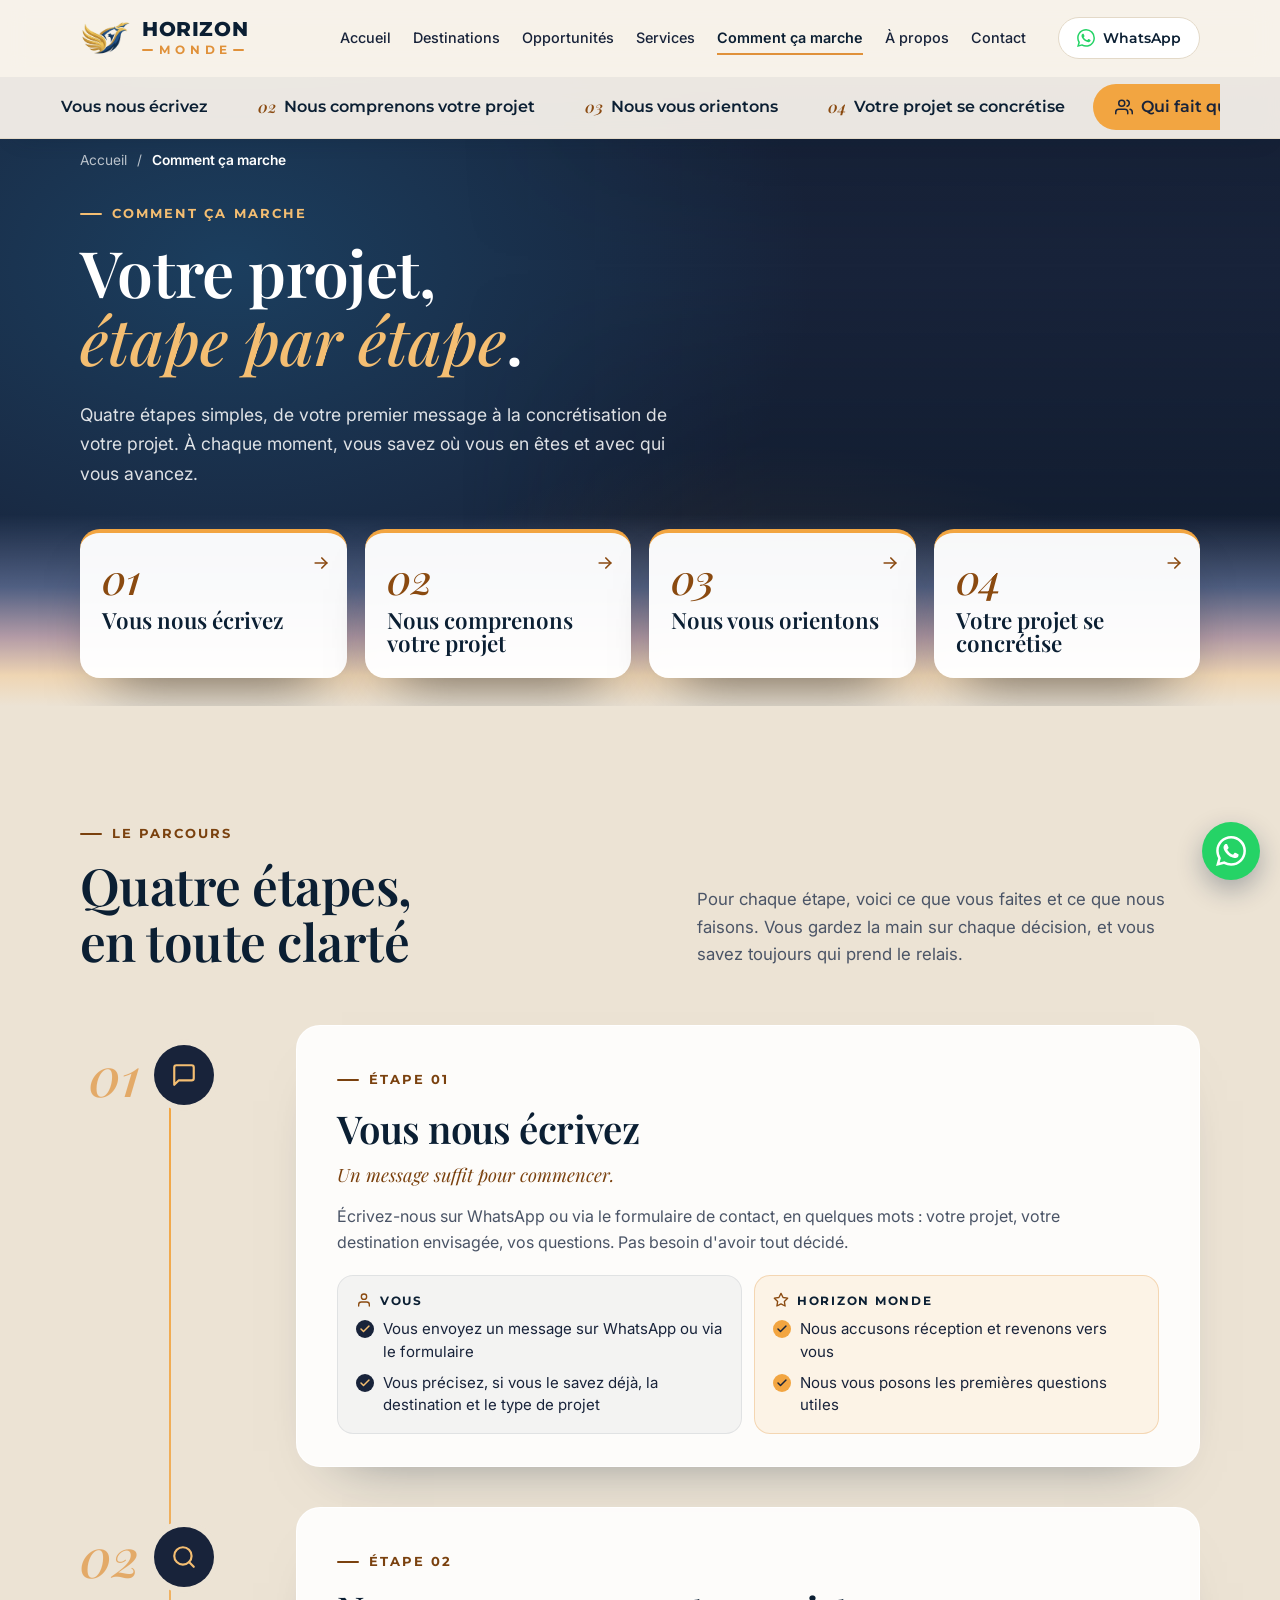
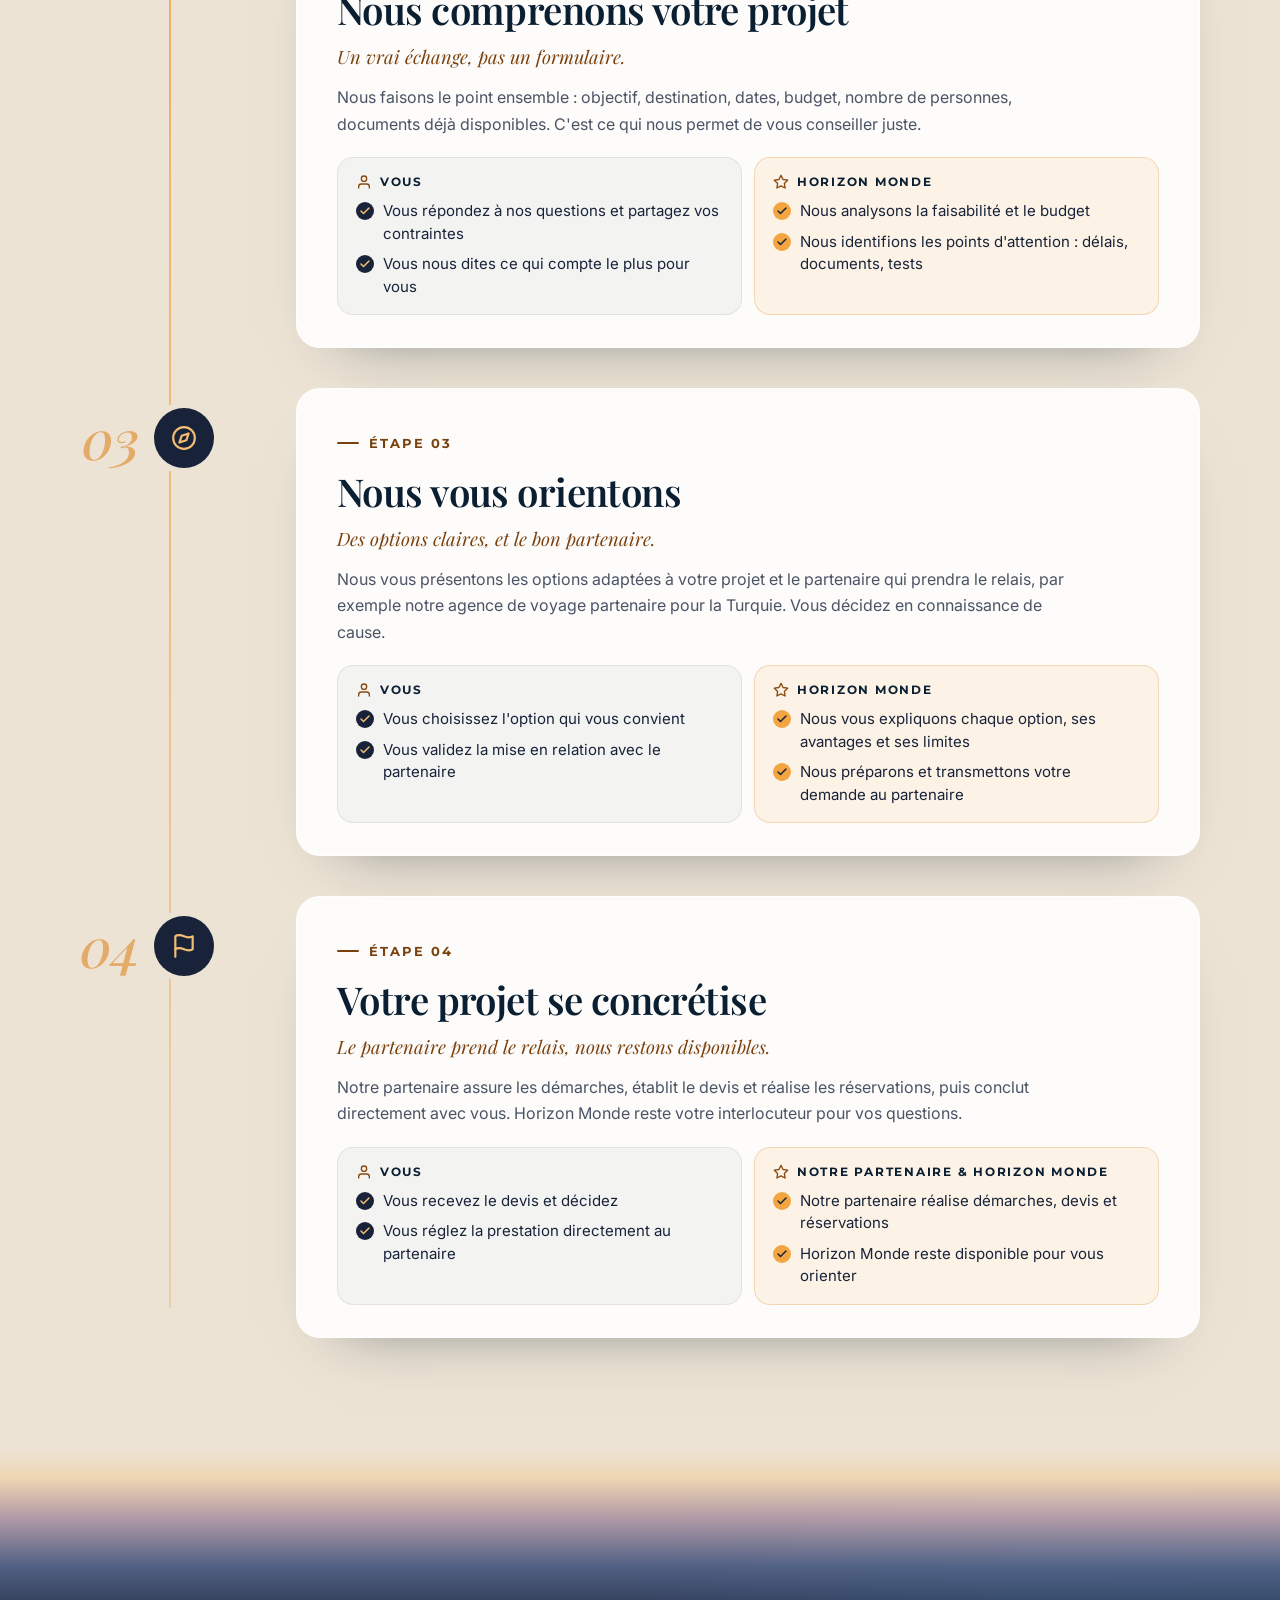
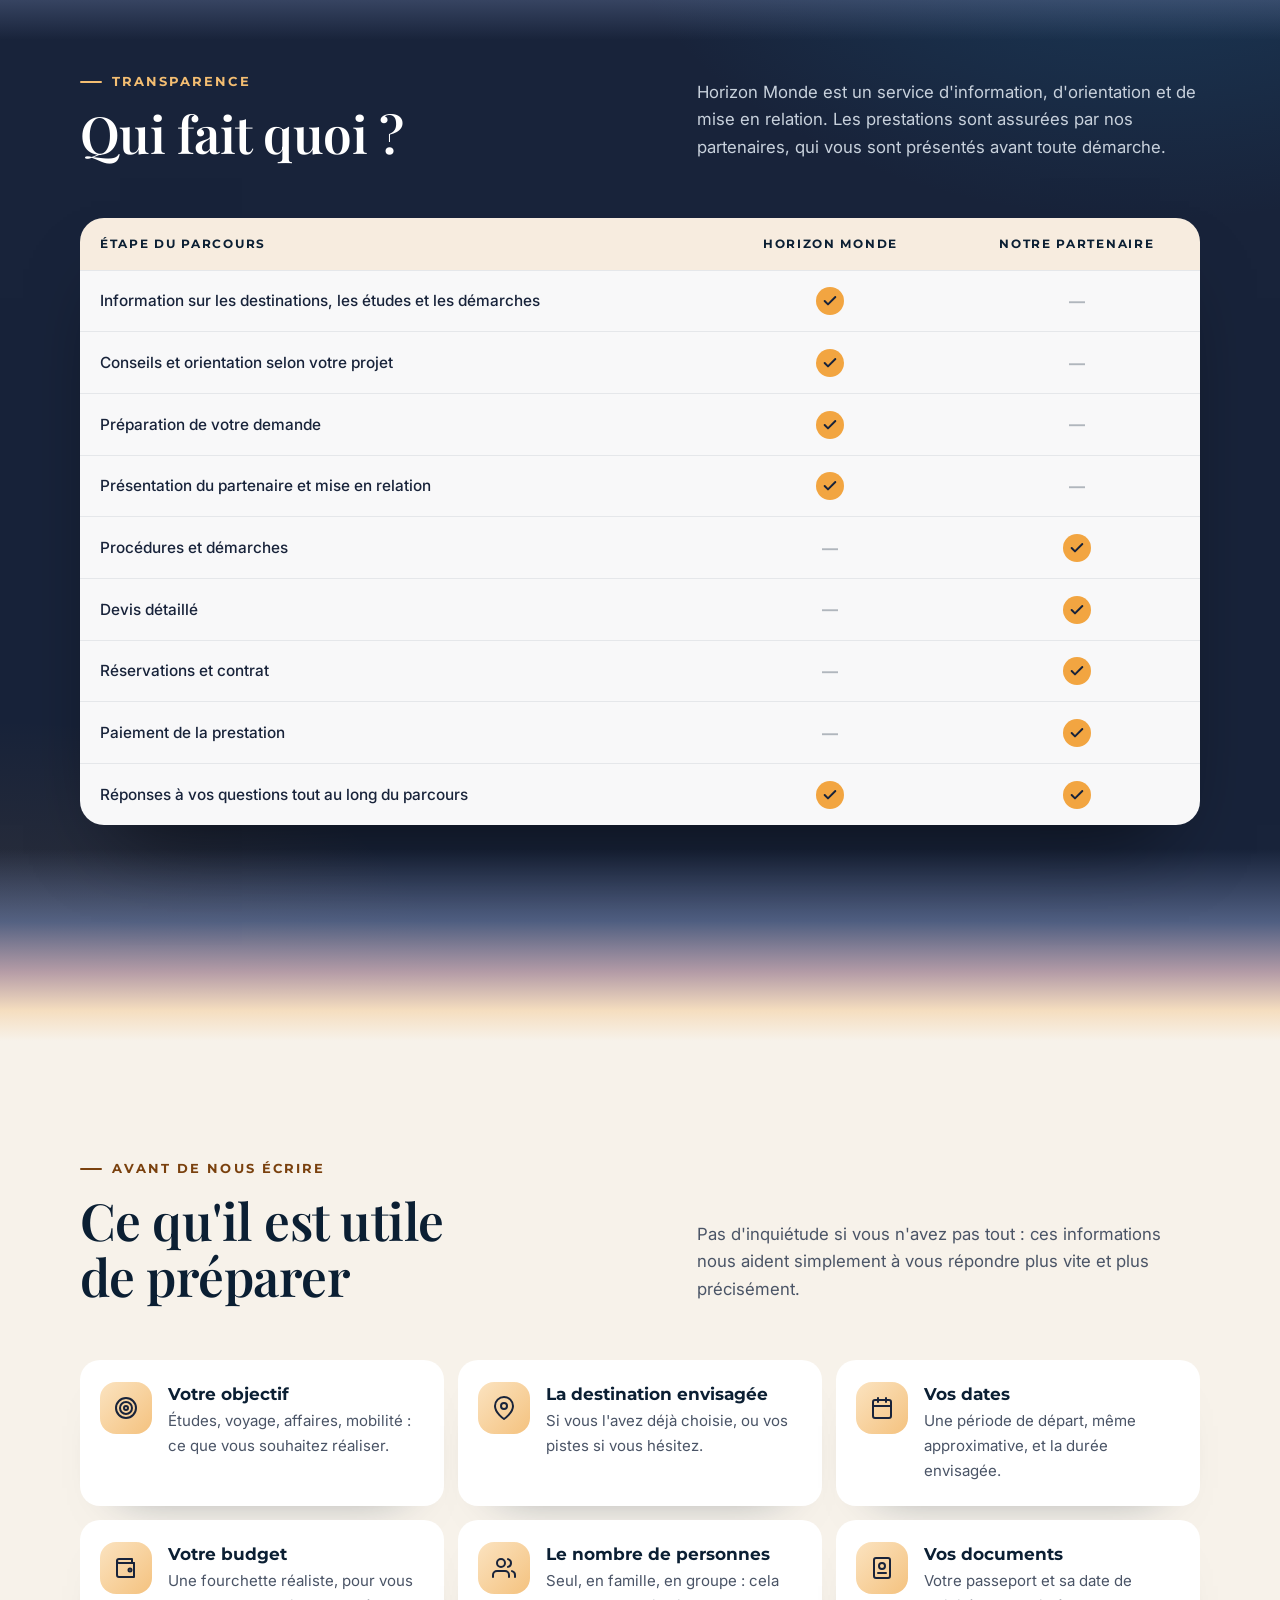
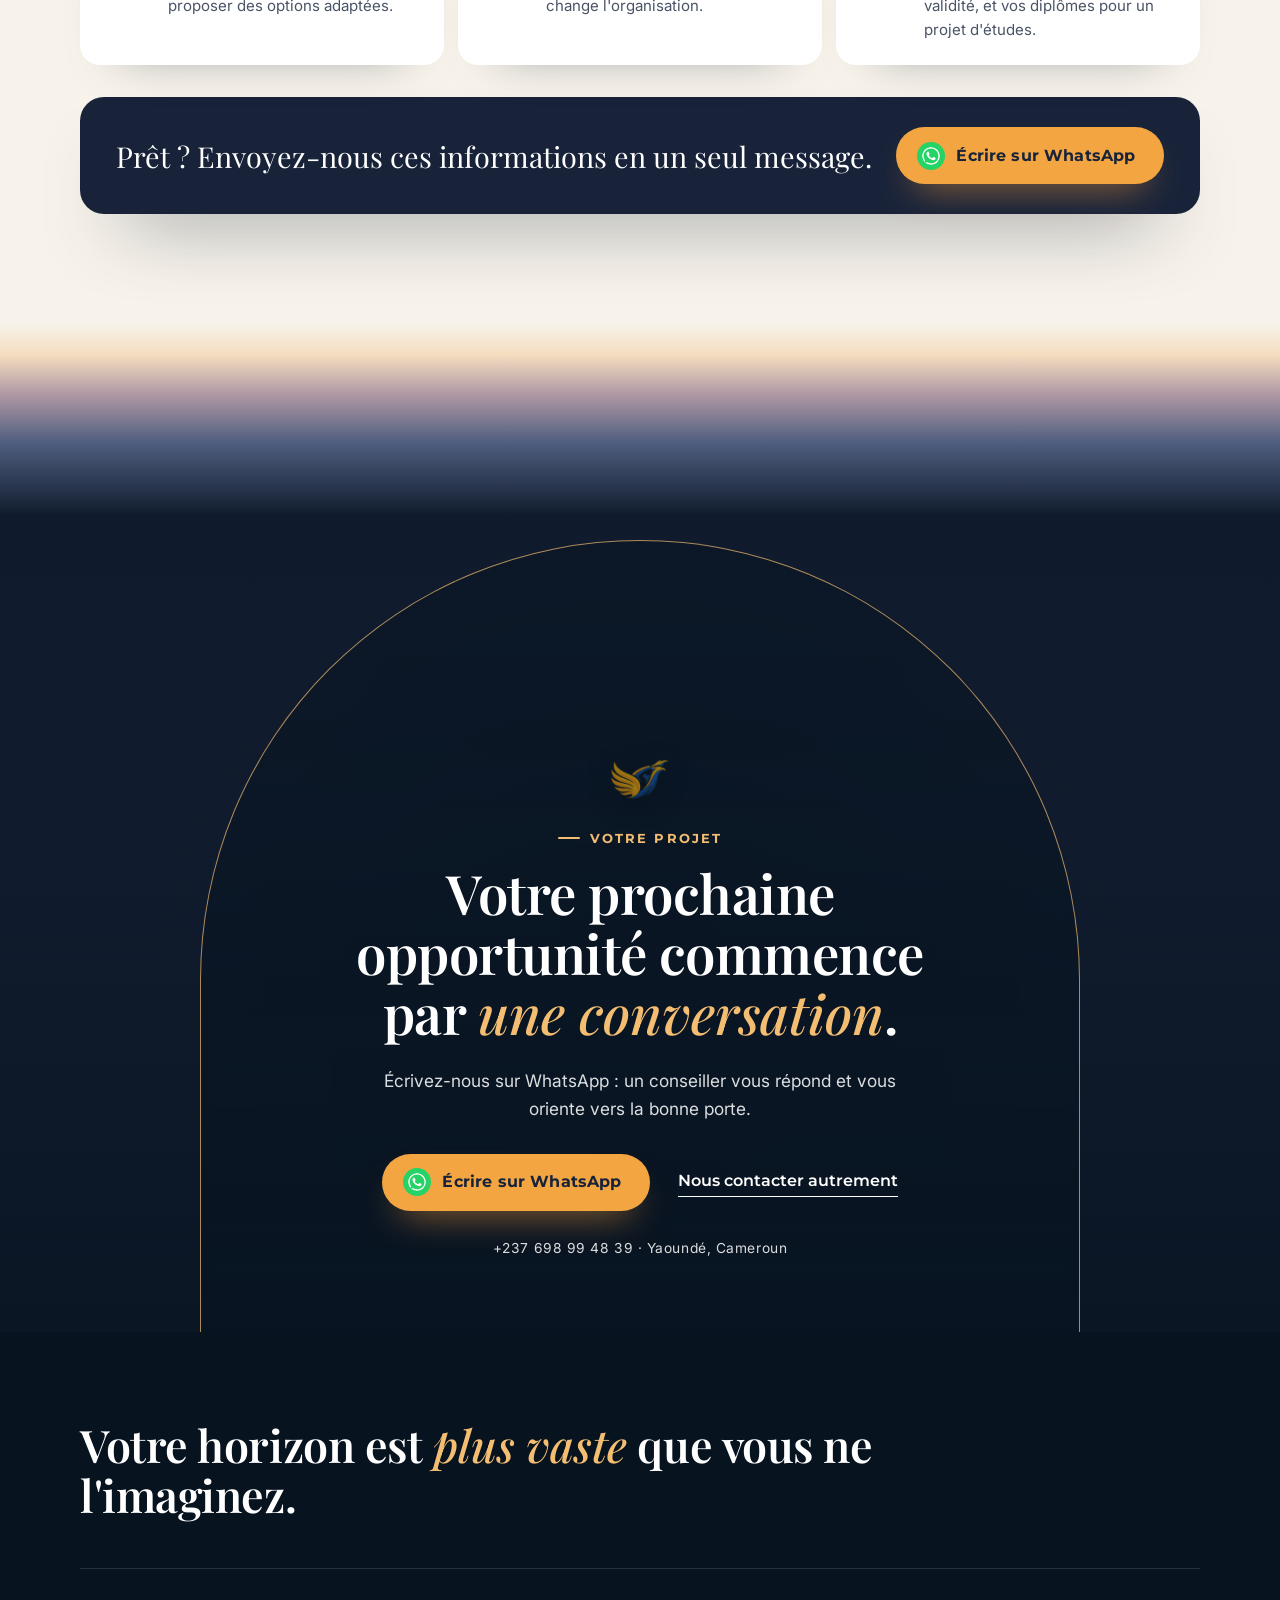
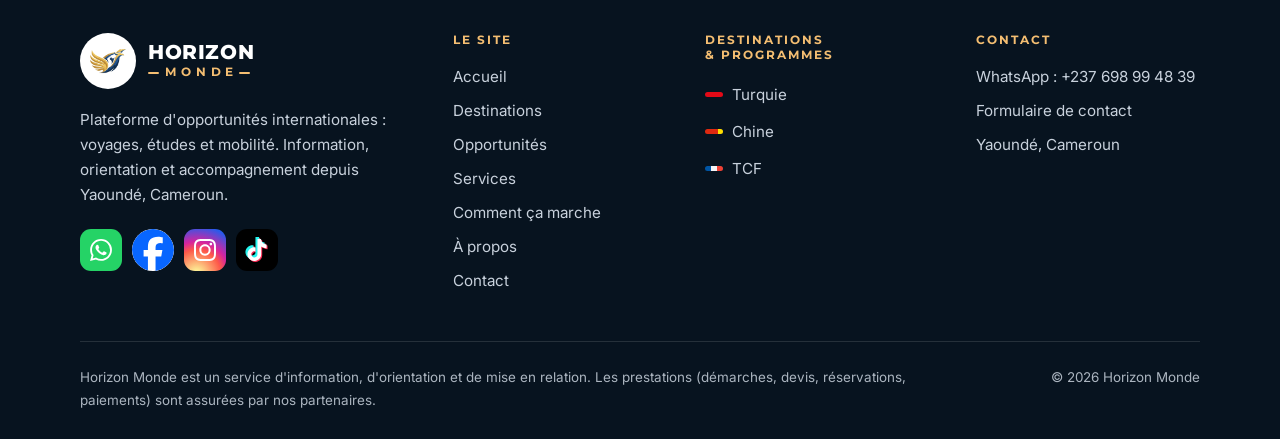
<file: comment-ca-marche.html>
<!doctype html>
<html lang="fr">
<head>
  <meta charset="utf-8">
  <meta name="viewport" content="width=device-width, initial-scale=1">
  <title>Comment ça marche — Horizon Monde</title>
  <meta name="description" content="Votre projet en quatre étapes : vous nous écrivez, nous comprenons votre projet, nous vous orientons, puis notre partenaire concrétise. Découvrez qui fait quoi et ce qu'il faut préparer.">
  <meta name="theme-color" content="#F7F2EA">

  <meta property="og:type" content="website">
  <meta property="og:locale" content="fr_FR">
  <meta property="og:site_name" content="Horizon Monde">
  <meta property="og:title" content="Comment ça marche — Horizon Monde">
  <meta property="og:description" content="Quatre étapes simples, en toute transparence, de votre premier message à la concrétisation de votre projet.">
  <meta property="og:image" content="assets/img/og-image.jpg">

  <link rel="icon" type="image/png" href="assets/img/favicon.png">
  <link rel="apple-touch-icon" href="assets/img/apple-touch-icon.png">

  <link rel="preconnect" href="https://fonts.googleapis.com">
  <link rel="preconnect" href="https://fonts.gstatic.com" crossorigin>
  <link href="https://fonts.googleapis.com/css2?family=Inter:wght@400;500;600&family=Montserrat:wght@500;600;700;800&family=Playfair+Display:ital,wght@0,500;0,600;0,700;1,500;1,600&display=swap" rel="stylesheet">
  <link rel="stylesheet" href="assets/css/style.css">
  <script>document.documentElement.classList.add("js");</script>
</head>
<body data-page="parcours">
  <a class="skip-link" href="#contenu">Aller au contenu</a>

  <!-- ============ EN-TÊTE (commun à toutes les pages) ============ -->
  <header class="site-header" id="haut">
    <div class="container header-inner">
      <a class="brand" href="index.html" aria-label="Horizon Monde, accueil">
        <img class="brand-emblem" src="assets/img/emblem.png" alt="" width="132" height="93">
        <span class="brand-word">
          <span class="brand-top">Horizon</span>
          <span class="brand-bottom">Monde</span>
        </span>
      </a>

      <button class="nav-toggle" type="button" aria-expanded="false" aria-controls="nav-principale">
        <span class="nav-toggle-bar"></span>
        <span class="visually-hidden">Ouvrir le menu</span>
      </button>

      <nav class="site-nav" id="nav-principale" aria-label="Navigation principale">
        <ul>
          <li><a href="index.html" data-nav="accueil">Accueil</a></li>
          <li><a href="destinations.html" data-nav="destinations">Destinations</a></li>
          <li><a href="opportunites.html" data-nav="opportunites">Opportunités</a></li>
          <li><a href="services.html" data-nav="services">Services</a></li>
          <li><a href="comment-ca-marche.html" data-nav="parcours">Comment ça marche</a></li>
          <li><a href="a-propos.html" data-nav="a-propos">À propos</a></li>
          <li><a href="contact.html" data-nav="contact">Contact</a></li>
        </ul>
        <a class="header-wa" href="contact.html" data-whatsapp data-message="Bonjour Horizon Monde, j'aimerais échanger avec un conseiller.">
          <svg class="icon brand-icon brand-whatsapp" viewBox="0 0 24 24" aria-hidden="true"><path d="M17.472 14.382c-.297-.149-1.758-.867-2.03-.967-.273-.099-.471-.148-.67.15-.197.297-.767.966-.94 1.164-.173.199-.347.223-.644.075-.297-.15-1.255-.463-2.39-1.475-.883-.788-1.48-1.761-1.653-2.059-.173-.297-.018-.458.13-.606.134-.133.298-.347.446-.52.149-.174.198-.298.298-.497.099-.198.05-.371-.025-.52-.075-.149-.669-1.612-.916-2.207-.242-.579-.487-.5-.669-.51-.173-.008-.371-.01-.57-.01-.198 0-.52.074-.792.372-.272.297-1.04 1.016-1.04 2.479 0 1.462 1.065 2.875 1.213 3.074.149.198 2.096 3.2 5.077 4.487.709.306 1.262.489 1.694.625.712.227 1.36.195 1.871.118.571-.085 1.758-.719 2.006-1.413.248-.694.248-1.289.173-1.413-.074-.124-.272-.198-.57-.347m-5.421 7.403h-.004a9.87 9.87 0 01-5.031-1.378l-.361-.214-3.741.982.998-3.648-.235-.374a9.86 9.86 0 01-1.51-5.26c.001-5.45 4.436-9.884 9.888-9.884 2.64 0 5.122 1.03 6.988 2.898a9.825 9.825 0 012.893 6.994c-.003 5.45-4.437 9.884-9.885 9.884m8.413-18.297A11.815 11.815 0 0012.05 0C5.495 0 .16 5.335.157 11.892c0 2.096.547 4.142 1.588 5.945L.057 24l6.305-1.654a11.882 11.882 0 005.683 1.448h.005c6.554 0 11.89-5.335 11.893-11.893a11.821 11.821 0 00-3.48-8.413Z"/></svg>
          WhatsApp
        </a>
      </nav>
    </div>
  </header>

  <main id="contenu">

    <!-- ============ EN-TÊTE DE PAGE ============ -->
    <section class="page-hero page-hero-cats has-fade-bottom" aria-labelledby="page-titre">
      <div class="page-hero-photo page-hero-photo-wait">
        <picture>
          <source media="(min-width: 768px)" type="image/avif" sizes="64vw"
            srcset="assets/img/photos/attente-large-1280.avif 1280w, assets/img/photos/attente-large-2000.avif 2000w">
          <source media="(min-width: 768px)" type="image/webp" sizes="64vw"
            srcset="assets/img/photos/attente-large-1280.webp 1280w, assets/img/photos/attente-large-2000.webp 2000w">
          <source type="image/avif" sizes="100vw"
            srcset="assets/img/photos/attente-mobile-600.avif 600w, assets/img/photos/attente-mobile-900.avif 900w">
          <source type="image/webp" sizes="100vw"
            srcset="assets/img/photos/attente-mobile-600.webp 600w, assets/img/photos/attente-mobile-900.webp 900w">
          <img src="assets/img/photos/attente-large-1280.jpg" width="1280" height="720" fetchpriority="high" decoding="async"
            alt="Une jeune femme souriante, assise entre ses valises dans un aéroport, consulte son téléphone.">
        </picture>
      </div>
      <div class="container page-hero-inner">
        <div class="page-hero-text">
          <nav class="breadcrumb hero-anim" style="--d:0" aria-label="Fil d'Ariane">
            <a href="index.html">Accueil</a><span aria-hidden="true">/</span><span aria-current="page">Comment ça marche</span>
          </nav>
          <p class="eyebrow hero-anim" style="--d:1">Comment ça marche</p>
          <h1 id="page-titre" class="hero-anim" style="--d:2">Votre projet, <em>étape par étape</em>.</h1>
          <p class="page-lead hero-anim" style="--d:3">
            Quatre étapes simples, de votre premier message à la concrétisation de votre projet.
            À chaque moment, vous savez où vous en êtes et avec qui vous avancez.
          </p>
        </div>
      </div>
      <div class="container cat-tiles-wrap">
        <nav class="cat-tiles step-tiles" aria-label="Les quatre étapes">
          <a class="cat-tile hero-anim" style="--d:4" href="#etape-1">
            <span class="step-tile-num">01</span>
            <span class="cat-text"><span class="cat-name">Vous nous écrivez</span></span>
            <svg class="icon cat-arrow" viewBox="0 0 24 24" aria-hidden="true"><path d="M5 12h14"/><path d="m13 6 6 6-6 6"/></svg>
          </a>
          <a class="cat-tile hero-anim" style="--d:5" href="#etape-2">
            <span class="step-tile-num">02</span>
            <span class="cat-text"><span class="cat-name">Nous comprenons votre projet</span></span>
            <svg class="icon cat-arrow" viewBox="0 0 24 24" aria-hidden="true"><path d="M5 12h14"/><path d="m13 6 6 6-6 6"/></svg>
          </a>
          <a class="cat-tile hero-anim" style="--d:6" href="#etape-3">
            <span class="step-tile-num">03</span>
            <span class="cat-text"><span class="cat-name">Nous vous orientons</span></span>
            <svg class="icon cat-arrow" viewBox="0 0 24 24" aria-hidden="true"><path d="M5 12h14"/><path d="m13 6 6 6-6 6"/></svg>
          </a>
          <a class="cat-tile hero-anim" style="--d:7" href="#etape-4">
            <span class="step-tile-num">04</span>
            <span class="cat-text"><span class="cat-name">Votre projet se concrétise</span></span>
            <svg class="icon cat-arrow" viewBox="0 0 24 24" aria-hidden="true"><path d="M5 12h14"/><path d="m13 6 6 6-6 6"/></svg>
          </a>
        </nav>
      </div>
      <div class="fade-edge fade-edge-bottom" style="--fade-color: var(--stone)" aria-hidden="true"></div>
    </section>

    <!-- Barre des étapes (visible pendant le défilement) -->
    <nav class="cat-nav" aria-label="Étapes" data-cat-nav>
      <div class="container cat-nav-inner">
        <a href="#etape-1"><span class="cat-nav-num">01</span><span>Vous nous écrivez</span></a>
        <a href="#etape-2"><span class="cat-nav-num">02</span><span>Nous comprenons votre projet</span></a>
        <a href="#etape-3"><span class="cat-nav-num">03</span><span>Nous vous orientons</span></a>
        <a href="#etape-4"><span class="cat-nav-num">04</span><span>Votre projet se concrétise</span></a>
        <a href="#qui-fait-quoi"><svg class="icon" viewBox="0 0 24 24" aria-hidden="true"><path d="M17 21v-2a4 4 0 0 0-4-4H5a4 4 0 0 0-4 4v2"/><circle cx="9" cy="7" r="4"/><path d="M23 21v-2a4 4 0 0 0-3-3.87"/><path d="M16 3.13a4 4 0 0 1 0 7.75"/></svg><span>Qui fait quoi</span></a>
      </div>
    </nav>

    <!-- ============ LES ÉTAPES ============ -->
    <section class="section bg-stone" id="etapes" aria-labelledby="etapes-titre">
      <div class="container">
        <header class="split-head">
          <div>
            <p class="eyebrow">Le parcours</p>
            <h2 id="etapes-titre">Quatre étapes, en toute clarté</h2>
          </div>
          <p>
            Pour chaque étape, voici ce que vous faites et ce que nous faisons. Vous gardez la main sur
            chaque décision, et vous savez toujours qui prend le relais.
          </p>
        </header>
        <ol class="step-track">
          <li class="step-row reveal" id="etape-1">
            <div class="step-marker"><span class="step-big" aria-hidden="true">01</span><span class="step-dot"><svg class="icon" viewBox="0 0 24 24" aria-hidden="true"><path d="M21 15a2 2 0 0 1-2 2H7l-4 4V5a2 2 0 0 1 2-2h14a2 2 0 0 1 2 2z"/></svg></span></div>
            <div class="step-card">
              <p class="eyebrow">Étape 01</p>
              <h3>Vous nous écrivez</h3>
              <p class="step-tagline">Un message suffit pour commencer.</p>
              <p class="step-lead">Écrivez-nous sur WhatsApp ou via le formulaire de contact, en quelques mots : votre projet, votre destination envisagée, vos questions. Pas besoin d'avoir tout décidé.</p>
              <div class="step-cols">
                <div class="step-col">
                  <h4><svg class="icon" viewBox="0 0 24 24" aria-hidden="true"><path d="M20 21v-2a4 4 0 0 0-4-4H8a4 4 0 0 0-4 4v2"/><circle cx="12" cy="7" r="4"/></svg>Vous</h4>
                  <ul>
                    <li><svg class="icon" viewBox="0 0 24 24" aria-hidden="true"><polyline points="20 6 9 17 4 12"/></svg>Vous envoyez un message sur WhatsApp ou via le formulaire</li>
                    <li><svg class="icon" viewBox="0 0 24 24" aria-hidden="true"><polyline points="20 6 9 17 4 12"/></svg>Vous précisez, si vous le savez déjà, la destination et le type de projet</li>
                  </ul>
                </div>
                <div class="step-col step-col-us">
                  <h4><svg class="icon" viewBox="0 0 24 24" aria-hidden="true"><path d="M12 2 15.09 8.26 22 9.27 17 14.14 18.18 21.02 12 17.77 5.82 21.02 7 14.14 2 9.27 8.91 8.26 12 2z"/></svg>Horizon Monde</h4>
                  <ul>
                    <li><svg class="icon" viewBox="0 0 24 24" aria-hidden="true"><polyline points="20 6 9 17 4 12"/></svg>Nous accusons réception et revenons vers vous</li>
                    <li><svg class="icon" viewBox="0 0 24 24" aria-hidden="true"><polyline points="20 6 9 17 4 12"/></svg>Nous vous posons les premières questions utiles</li>
                  </ul>
                </div>
              </div>
            </div>
          </li>
          <li class="step-row reveal" id="etape-2">
            <div class="step-marker"><span class="step-big" aria-hidden="true">02</span><span class="step-dot"><svg class="icon" viewBox="0 0 24 24" aria-hidden="true"><circle cx="11" cy="11" r="8"/><path d="m21 21-4.35-4.35"/></svg></span></div>
            <div class="step-card">
              <p class="eyebrow">Étape 02</p>
              <h3>Nous comprenons votre projet</h3>
              <p class="step-tagline">Un vrai échange, pas un formulaire.</p>
              <p class="step-lead">Nous faisons le point ensemble : objectif, destination, dates, budget, nombre de personnes, documents déjà disponibles. C'est ce qui nous permet de vous conseiller juste.</p>
              <div class="step-cols">
                <div class="step-col">
                  <h4><svg class="icon" viewBox="0 0 24 24" aria-hidden="true"><path d="M20 21v-2a4 4 0 0 0-4-4H8a4 4 0 0 0-4 4v2"/><circle cx="12" cy="7" r="4"/></svg>Vous</h4>
                  <ul>
                    <li><svg class="icon" viewBox="0 0 24 24" aria-hidden="true"><polyline points="20 6 9 17 4 12"/></svg>Vous répondez à nos questions et partagez vos contraintes</li>
                    <li><svg class="icon" viewBox="0 0 24 24" aria-hidden="true"><polyline points="20 6 9 17 4 12"/></svg>Vous nous dites ce qui compte le plus pour vous</li>
                  </ul>
                </div>
                <div class="step-col step-col-us">
                  <h4><svg class="icon" viewBox="0 0 24 24" aria-hidden="true"><path d="M12 2 15.09 8.26 22 9.27 17 14.14 18.18 21.02 12 17.77 5.82 21.02 7 14.14 2 9.27 8.91 8.26 12 2z"/></svg>Horizon Monde</h4>
                  <ul>
                    <li><svg class="icon" viewBox="0 0 24 24" aria-hidden="true"><polyline points="20 6 9 17 4 12"/></svg>Nous analysons la faisabilité et le budget</li>
                    <li><svg class="icon" viewBox="0 0 24 24" aria-hidden="true"><polyline points="20 6 9 17 4 12"/></svg>Nous identifions les points d'attention : délais, documents, tests</li>
                  </ul>
                </div>
              </div>
            </div>
          </li>
          <li class="step-row reveal" id="etape-3">
            <div class="step-marker"><span class="step-big" aria-hidden="true">03</span><span class="step-dot"><svg class="icon" viewBox="0 0 24 24" aria-hidden="true"><circle cx="12" cy="12" r="10"/><path d="m16.24 7.76-2.12 6.36-6.36 2.12 2.12-6.36z"/></svg></span></div>
            <div class="step-card">
              <p class="eyebrow">Étape 03</p>
              <h3>Nous vous orientons</h3>
              <p class="step-tagline">Des options claires, et le bon partenaire.</p>
              <p class="step-lead">Nous vous présentons les options adaptées à votre projet et le partenaire qui prendra le relais, par exemple notre agence de voyage partenaire pour la Turquie. Vous décidez en connaissance de cause.</p>
              <div class="step-cols">
                <div class="step-col">
                  <h4><svg class="icon" viewBox="0 0 24 24" aria-hidden="true"><path d="M20 21v-2a4 4 0 0 0-4-4H8a4 4 0 0 0-4 4v2"/><circle cx="12" cy="7" r="4"/></svg>Vous</h4>
                  <ul>
                    <li><svg class="icon" viewBox="0 0 24 24" aria-hidden="true"><polyline points="20 6 9 17 4 12"/></svg>Vous choisissez l'option qui vous convient</li>
                    <li><svg class="icon" viewBox="0 0 24 24" aria-hidden="true"><polyline points="20 6 9 17 4 12"/></svg>Vous validez la mise en relation avec le partenaire</li>
                  </ul>
                </div>
                <div class="step-col step-col-us">
                  <h4><svg class="icon" viewBox="0 0 24 24" aria-hidden="true"><path d="M12 2 15.09 8.26 22 9.27 17 14.14 18.18 21.02 12 17.77 5.82 21.02 7 14.14 2 9.27 8.91 8.26 12 2z"/></svg>Horizon Monde</h4>
                  <ul>
                    <li><svg class="icon" viewBox="0 0 24 24" aria-hidden="true"><polyline points="20 6 9 17 4 12"/></svg>Nous vous expliquons chaque option, ses avantages et ses limites</li>
                    <li><svg class="icon" viewBox="0 0 24 24" aria-hidden="true"><polyline points="20 6 9 17 4 12"/></svg>Nous préparons et transmettons votre demande au partenaire</li>
                  </ul>
                </div>
              </div>
            </div>
          </li>
          <li class="step-row reveal" id="etape-4">
            <div class="step-marker"><span class="step-big" aria-hidden="true">04</span><span class="step-dot"><svg class="icon" viewBox="0 0 24 24" aria-hidden="true"><path d="M4 15s1-1 4-1 5 2 8 2 4-1 4-1V3s-1 1-4 1-5-2-8-2-4 1-4 1z"/><path d="M4 22v-7"/></svg></span></div>
            <div class="step-card">
              <p class="eyebrow">Étape 04</p>
              <h3>Votre projet se concrétise</h3>
              <p class="step-tagline">Le partenaire prend le relais, nous restons disponibles.</p>
              <p class="step-lead">Notre partenaire assure les démarches, établit le devis et réalise les réservations, puis conclut directement avec vous. Horizon Monde reste votre interlocuteur pour vos questions.</p>
              <div class="step-cols">
                <div class="step-col">
                  <h4><svg class="icon" viewBox="0 0 24 24" aria-hidden="true"><path d="M20 21v-2a4 4 0 0 0-4-4H8a4 4 0 0 0-4 4v2"/><circle cx="12" cy="7" r="4"/></svg>Vous</h4>
                  <ul>
                    <li><svg class="icon" viewBox="0 0 24 24" aria-hidden="true"><polyline points="20 6 9 17 4 12"/></svg>Vous recevez le devis et décidez</li>
                    <li><svg class="icon" viewBox="0 0 24 24" aria-hidden="true"><polyline points="20 6 9 17 4 12"/></svg>Vous réglez la prestation directement au partenaire</li>
                  </ul>
                </div>
                <div class="step-col step-col-us">
                  <h4><svg class="icon" viewBox="0 0 24 24" aria-hidden="true"><path d="M12 2 15.09 8.26 22 9.27 17 14.14 18.18 21.02 12 17.77 5.82 21.02 7 14.14 2 9.27 8.91 8.26 12 2z"/></svg>Notre partenaire &amp; Horizon Monde</h4>
                  <ul>
                    <li><svg class="icon" viewBox="0 0 24 24" aria-hidden="true"><polyline points="20 6 9 17 4 12"/></svg>Notre partenaire réalise démarches, devis et réservations</li>
                    <li><svg class="icon" viewBox="0 0 24 24" aria-hidden="true"><polyline points="20 6 9 17 4 12"/></svg>Horizon Monde reste disponible pour vous orienter</li>
                  </ul>
                </div>
              </div>
            </div>
          </li>
        </ol>
      </div>
    </section>

    <!-- ============ QUI FAIT QUOI ============ -->
    <section class="section bg-ink has-fade-top has-fade-bottom" id="qui-fait-quoi" aria-labelledby="roles-titre">
      <div class="fade-edge fade-edge-top" style="--fade-color: var(--stone)" aria-hidden="true"></div>
      <div class="fade-edge fade-edge-bottom" style="--fade-color: var(--ivory)" aria-hidden="true"></div>
      <div class="container">
        <header class="split-head">
          <div>
            <p class="eyebrow">Transparence</p>
            <h2 id="roles-titre">Qui fait quoi&nbsp;?</h2>
          </div>
          <p>
            Horizon Monde est un service d'information, d'orientation et de mise en relation. Les prestations
            sont assurées par nos partenaires, qui vous sont présentés avant toute démarche.
          </p>
        </header>
        <div class="roles-table-wrap reveal">
          <table class="roles-table">
            <thead>
              <tr><th scope="col">Étape du parcours</th><th scope="col">Horizon Monde</th><th scope="col">Notre partenaire</th></tr>
            </thead>
            <tbody>
              <tr><th scope='row'>Information sur les destinations, les études et les démarches</th><td class="on"><svg class="icon" viewBox="0 0 24 24" aria-hidden="true"><polyline points="20 6 9 17 4 12"/></svg><span class="visually-hidden">Oui</span></td><td class="off"><span>—</span><span class="visually-hidden">Non</span></td></tr>
              <tr><th scope='row'>Conseils et orientation selon votre projet</th><td class="on"><svg class="icon" viewBox="0 0 24 24" aria-hidden="true"><polyline points="20 6 9 17 4 12"/></svg><span class="visually-hidden">Oui</span></td><td class="off"><span>—</span><span class="visually-hidden">Non</span></td></tr>
              <tr><th scope='row'>Préparation de votre demande</th><td class="on"><svg class="icon" viewBox="0 0 24 24" aria-hidden="true"><polyline points="20 6 9 17 4 12"/></svg><span class="visually-hidden">Oui</span></td><td class="off"><span>—</span><span class="visually-hidden">Non</span></td></tr>
              <tr><th scope='row'>Présentation du partenaire et mise en relation</th><td class="on"><svg class="icon" viewBox="0 0 24 24" aria-hidden="true"><polyline points="20 6 9 17 4 12"/></svg><span class="visually-hidden">Oui</span></td><td class="off"><span>—</span><span class="visually-hidden">Non</span></td></tr>
              <tr><th scope='row'>Procédures et démarches</th><td class="off"><span>—</span><span class="visually-hidden">Non</span></td><td class="on"><svg class="icon" viewBox="0 0 24 24" aria-hidden="true"><polyline points="20 6 9 17 4 12"/></svg><span class="visually-hidden">Oui</span></td></tr>
              <tr><th scope='row'>Devis détaillé</th><td class="off"><span>—</span><span class="visually-hidden">Non</span></td><td class="on"><svg class="icon" viewBox="0 0 24 24" aria-hidden="true"><polyline points="20 6 9 17 4 12"/></svg><span class="visually-hidden">Oui</span></td></tr>
              <tr><th scope='row'>Réservations et contrat</th><td class="off"><span>—</span><span class="visually-hidden">Non</span></td><td class="on"><svg class="icon" viewBox="0 0 24 24" aria-hidden="true"><polyline points="20 6 9 17 4 12"/></svg><span class="visually-hidden">Oui</span></td></tr>
              <tr><th scope='row'>Paiement de la prestation</th><td class="off"><span>—</span><span class="visually-hidden">Non</span></td><td class="on"><svg class="icon" viewBox="0 0 24 24" aria-hidden="true"><polyline points="20 6 9 17 4 12"/></svg><span class="visually-hidden">Oui</span></td></tr>
              <tr><th scope='row'>Réponses à vos questions tout au long du parcours</th><td class="on"><svg class="icon" viewBox="0 0 24 24" aria-hidden="true"><polyline points="20 6 9 17 4 12"/></svg><span class="visually-hidden">Oui</span></td><td class="on"><svg class="icon" viewBox="0 0 24 24" aria-hidden="true"><polyline points="20 6 9 17 4 12"/></svg><span class="visually-hidden">Oui</span></td></tr>
            </tbody>
          </table>
        </div>
      </div>
    </section>

    <!-- ============ À PRÉPARER ============ -->
    <section class="section bg-ivory" id="a-preparer" aria-labelledby="prep-titre">
      <div class="container">
        <header class="split-head">
          <div>
            <p class="eyebrow">Avant de nous écrire</p>
            <h2 id="prep-titre">Ce qu'il est utile de préparer</h2>
          </div>
          <p>Pas d'inquiétude si vous n'avez pas tout : ces informations nous aident simplement à vous répondre plus vite et plus précisément.</p>
        </header>
        <ul class="prep-grid">
          <li class="prep-item reveal" style="--i:0"><span class="prep-icon"><svg class="icon" viewBox="0 0 24 24" aria-hidden="true"><circle cx="12" cy="12" r="10"/><circle cx="12" cy="12" r="6"/><circle cx="12" cy="12" r="2"/></svg></span><div><h3>Votre objectif</h3><p>Études, voyage, affaires, mobilité : ce que vous souhaitez réaliser.</p></div></li>
          <li class="prep-item reveal" style="--i:1"><span class="prep-icon"><svg class="icon" viewBox="0 0 24 24" aria-hidden="true"><path d="M21 10c0 7-9 13-9 13s-9-6-9-13a9 9 0 0 1 18 0z"/><circle cx="12" cy="10" r="3"/></svg></span><div><h3>La destination envisagée</h3><p>Si vous l'avez déjà choisie, ou vos pistes si vous hésitez.</p></div></li>
          <li class="prep-item reveal" style="--i:2"><span class="prep-icon"><svg class="icon" viewBox="0 0 24 24" aria-hidden="true"><rect x="3" y="4" width="18" height="18" rx="2"/><path d="M16 2v4M8 2v4M3 10h18"/></svg></span><div><h3>Vos dates</h3><p>Une période de départ, même approximative, et la durée envisagée.</p></div></li>
          <li class="prep-item reveal" style="--i:3"><span class="prep-icon"><svg class="icon" viewBox="0 0 24 24" aria-hidden="true"><path d="M20 7H5a2 2 0 0 1 0-4h13v4"/><path d="M3 5v14a2 2 0 0 0 2 2h15V7"/><circle cx="16" cy="14" r="1.5"/></svg></span><div><h3>Votre budget</h3><p>Une fourchette réaliste, pour vous proposer des options adaptées.</p></div></li>
          <li class="prep-item reveal" style="--i:4"><span class="prep-icon"><svg class="icon" viewBox="0 0 24 24" aria-hidden="true"><path d="M17 21v-2a4 4 0 0 0-4-4H5a4 4 0 0 0-4 4v2"/><circle cx="9" cy="7" r="4"/><path d="M23 21v-2a4 4 0 0 0-3-3.87"/><path d="M16 3.13a4 4 0 0 1 0 7.75"/></svg></span><div><h3>Le nombre de personnes</h3><p>Seul, en famille, en groupe : cela change l'organisation.</p></div></li>
          <li class="prep-item reveal" style="--i:5"><span class="prep-icon"><svg class="icon" viewBox="0 0 24 24" aria-hidden="true"><rect x="4" y="2" width="16" height="20" rx="2"/><circle cx="12" cy="10" r="3"/><path d="M8 17h8"/></svg></span><div><h3>Vos documents</h3><p>Votre passeport et sa date de validité, et vos diplômes pour un projet d'études.</p></div></li>
        </ul>
        <div class="prep-cta reveal">
          <p>Prêt&nbsp;? Envoyez-nous ces informations en un seul message.</p>
          <a class="btn btn-primary" href="contact.html" data-whatsapp data-message="Bonjour Horizon Monde, voici mon projet. Objectif : … / Destination : … / Dates : … / Budget : … / Nombre de personnes : …">
            <svg class="icon brand-icon brand-whatsapp" viewBox="0 0 24 24" aria-hidden="true"><path d="M17.472 14.382c-.297-.149-1.758-.867-2.03-.967-.273-.099-.471-.148-.67.15-.197.297-.767.966-.94 1.164-.173.199-.347.223-.644.075-.297-.15-1.255-.463-2.39-1.475-.883-.788-1.48-1.761-1.653-2.059-.173-.297-.018-.458.13-.606.134-.133.298-.347.446-.52.149-.174.198-.298.298-.497.099-.198.05-.371-.025-.52-.075-.149-.669-1.612-.916-2.207-.242-.579-.487-.5-.669-.51-.173-.008-.371-.01-.57-.01-.198 0-.52.074-.792.372-.272.297-1.04 1.016-1.04 2.479 0 1.462 1.065 2.875 1.213 3.074.149.198 2.096 3.2 5.077 4.487.709.306 1.262.489 1.694.625.712.227 1.36.195 1.871.118.571-.085 1.758-.719 2.006-1.413.248-.694.248-1.289.173-1.413-.074-.124-.272-.198-.57-.347m-5.421 7.403h-.004a9.87 9.87 0 01-5.031-1.378l-.361-.214-3.741.982.998-3.648-.235-.374a9.86 9.86 0 01-1.51-5.26c.001-5.45 4.436-9.884 9.888-9.884 2.64 0 5.122 1.03 6.988 2.898a9.825 9.825 0 012.893 6.994c-.003 5.45-4.437 9.884-9.885 9.884m8.413-18.297A11.815 11.815 0 0012.05 0C5.495 0 .16 5.335.157 11.892c0 2.096.547 4.142 1.588 5.945L.057 24l6.305-1.654a11.882 11.882 0 005.683 1.448h.005c6.554 0 11.89-5.335 11.893-11.893a11.821 11.821 0 00-3.48-8.413Z"/></svg>
            Écrire sur WhatsApp
          </a>
        </div>
      </div>
    </section>

    <!-- ============ APPEL FINAL ============ -->
    <section class="section bg-photo closing has-fade-top" aria-labelledby="cta-titre">
      <div class="fade-edge fade-edge-top" style="--fade-color: var(--ivory)" aria-hidden="true"></div>
      <picture class="closing-bg">
        <source media="(min-width: 768px)" type="image/avif" sizes="100vw"
          srcset="assets/img/photos/porte-large-1280.avif 1280w, assets/img/photos/porte-large-2000.avif 2000w">
        <source media="(min-width: 768px)" type="image/webp" sizes="100vw"
          srcset="assets/img/photos/porte-large-1280.webp 1280w, assets/img/photos/porte-large-2000.webp 2000w">
        <source media="(min-width: 768px)" sizes="100vw"
          srcset="assets/img/photos/porte-large-1280.jpg 1280w, assets/img/photos/porte-large-2000.jpg 2000w">
        <source type="image/avif" sizes="100vw"
          srcset="assets/img/photos/porte-mobile-600.avif 600w, assets/img/photos/porte-mobile-900.avif 900w">
        <source type="image/webp" sizes="100vw"
          srcset="assets/img/photos/porte-mobile-600.webp 600w, assets/img/photos/porte-mobile-900.webp 900w">
        <img src="assets/img/photos/porte-mobile-600.jpg" alt="" width="600" height="800" loading="lazy" decoding="async">
      </picture>
      <div class="container">
        <div class="closing-arch reveal">
          <img class="closing-emblem" src="assets/img/emblem.png" alt="" width="132" height="93" loading="lazy" decoding="async">
          <p class="eyebrow">Votre projet</p>
          <h2 id="cta-titre">Votre prochaine opportunité commence par <em>une conversation</em>.</h2>
          <p class="closing-lead">Écrivez-nous sur WhatsApp : un conseiller vous répond et vous oriente vers la bonne porte.</p>
          <div class="closing-actions">
            <a class="btn btn-primary" href="contact.html" data-whatsapp data-message="Bonjour Horizon Monde, j'aimerais parler de mon projet avec un conseiller.">
              <svg class="icon brand-icon brand-whatsapp" viewBox="0 0 24 24" aria-hidden="true"><path d="M17.472 14.382c-.297-.149-1.758-.867-2.03-.967-.273-.099-.471-.148-.67.15-.197.297-.767.966-.94 1.164-.173.199-.347.223-.644.075-.297-.15-1.255-.463-2.39-1.475-.883-.788-1.48-1.761-1.653-2.059-.173-.297-.018-.458.13-.606.134-.133.298-.347.446-.52.149-.174.198-.298.298-.497.099-.198.05-.371-.025-.52-.075-.149-.669-1.612-.916-2.207-.242-.579-.487-.5-.669-.51-.173-.008-.371-.01-.57-.01-.198 0-.52.074-.792.372-.272.297-1.04 1.016-1.04 2.479 0 1.462 1.065 2.875 1.213 3.074.149.198 2.096 3.2 5.077 4.487.709.306 1.262.489 1.694.625.712.227 1.36.195 1.871.118.571-.085 1.758-.719 2.006-1.413.248-.694.248-1.289.173-1.413-.074-.124-.272-.198-.57-.347m-5.421 7.403h-.004a9.87 9.87 0 01-5.031-1.378l-.361-.214-3.741.982.998-3.648-.235-.374a9.86 9.86 0 01-1.51-5.26c.001-5.45 4.436-9.884 9.888-9.884 2.64 0 5.122 1.03 6.988 2.898a9.825 9.825 0 012.893 6.994c-.003 5.45-4.437 9.884-9.885 9.884m8.413-18.297A11.815 11.815 0 0012.05 0C5.495 0 .16 5.335.157 11.892c0 2.096.547 4.142 1.588 5.945L.057 24l6.305-1.654a11.882 11.882 0 005.683 1.448h.005c6.554 0 11.89-5.335 11.893-11.893a11.821 11.821 0 00-3.48-8.413Z"/></svg>
              Écrire sur WhatsApp
            </a>
            <a class="btn-link" href="contact.html"><span>Nous contacter autrement</span></a>
          </div>
          <p class="closing-note">+237 698 99 48 39 · Yaoundé, Cameroun</p>
        </div>
      </div>
    </section>
  </main>

  <!-- ============ PIED DE PAGE (commun à toutes les pages) ============ -->
  <footer class="site-footer">
    <div class="container">
      <p class="footer-statement">Votre horizon est <em>plus vaste</em> que vous ne l'imaginez.</p>

      <div class="footer-grid">
        <div class="footer-brand">
          <a class="footer-logo" href="index.html" aria-label="Horizon Monde, accueil">
            <span class="footer-emblem"><img src="assets/img/emblem.png" alt="" width="132" height="93" loading="lazy" decoding="async"></span>
            <span class="brand-word">
              <span class="brand-top">Horizon</span>
              <span class="brand-bottom">Monde</span>
            </span>
          </a>
          <p>Plateforme d'opportunités internationales : voyages, études et mobilité. Information, orientation et accompagnement depuis Yaoundé, Cameroun.</p>
          <ul class="footer-social" aria-label="Réseaux sociaux">
            <li><a class="brand-tile-whatsapp" href="contact.html" data-whatsapp data-message="Bonjour Horizon Monde !" aria-label="WhatsApp"><svg class="icon brand-icon brand-whatsapp" viewBox="0 0 24 24" aria-hidden="true"><path d="M17.472 14.382c-.297-.149-1.758-.867-2.03-.967-.273-.099-.471-.148-.67.15-.197.297-.767.966-.94 1.164-.173.199-.347.223-.644.075-.297-.15-1.255-.463-2.39-1.475-.883-.788-1.48-1.761-1.653-2.059-.173-.297-.018-.458.13-.606.134-.133.298-.347.446-.52.149-.174.198-.298.298-.497.099-.198.05-.371-.025-.52-.075-.149-.669-1.612-.916-2.207-.242-.579-.487-.5-.669-.51-.173-.008-.371-.01-.57-.01-.198 0-.52.074-.792.372-.272.297-1.04 1.016-1.04 2.479 0 1.462 1.065 2.875 1.213 3.074.149.198 2.096 3.2 5.077 4.487.709.306 1.262.489 1.694.625.712.227 1.36.195 1.871.118.571-.085 1.758-.719 2.006-1.413.248-.694.248-1.289.173-1.413-.074-.124-.272-.198-.57-.347m-5.421 7.403h-.004a9.87 9.87 0 01-5.031-1.378l-.361-.214-3.741.982.998-3.648-.235-.374a9.86 9.86 0 01-1.51-5.26c.001-5.45 4.436-9.884 9.888-9.884 2.64 0 5.122 1.03 6.988 2.898a9.825 9.825 0 012.893 6.994c-.003 5.45-4.437 9.884-9.885 9.884m8.413-18.297A11.815 11.815 0 0012.05 0C5.495 0 .16 5.335.157 11.892c0 2.096.547 4.142 1.588 5.945L.057 24l6.305-1.654a11.882 11.882 0 005.683 1.448h.005c6.554 0 11.89-5.335 11.893-11.893a11.821 11.821 0 00-3.48-8.413Z"/></svg></a></li>
            <li><a class="brand-tile-facebook" data-social="facebook" href="#" target="_blank" rel="noopener" aria-label="Facebook"><svg class="icon brand-icon brand-facebook" viewBox="0 0 24 24" aria-hidden="true"><path d="M9.101 23.691v-7.98H6.627v-3.667h2.474v-1.58c0-4.085 1.848-5.978 5.858-5.978.401 0 .955.042 1.468.103a8.68 8.68 0 0 1 1.141.195v3.325a8.623 8.623 0 0 0-.653-.036 26.805 26.805 0 0 0-.733-.009c-.707 0-1.259.096-1.675.309a1.686 1.686 0 0 0-.679.622c-.258.42-.374.995-.374 1.752v1.297h3.919l-.386 2.103-.287 1.564h-3.246v8.245C19.396 23.238 24 18.179 24 12.044c0-6.627-5.373-12-12-12s-12 5.373-12 12c0 5.628 3.874 10.35 9.101 11.647Z"/></svg></a></li>
            <li><a class="brand-tile-instagram" data-social="instagram" href="#" target="_blank" rel="noopener" aria-label="Instagram"><svg class="icon brand-icon brand-instagram" viewBox="0 0 24 24" aria-hidden="true"><path d="M7.0301.084c-1.2768.0602-2.1487.264-2.911.5634-.7888.3075-1.4575.72-2.1228 1.3877-.6652.6677-1.075 1.3368-1.3802 2.127-.2954.7638-.4956 1.6365-.552 2.914-.0564 1.2775-.0689 1.6882-.0626 4.947.0062 3.2586.0206 3.6671.0825 4.9473.061 1.2765.264 2.1482.5635 2.9107.308.7889.72 1.4573 1.388 2.1228.6679.6655 1.3365 1.0743 2.1285 1.38.7632.295 1.6361.4961 2.9134.552 1.2773.056 1.6884.069 4.9462.0627 3.2578-.0062 3.668-.0207 4.9478-.0814 1.28-.0607 2.147-.2652 2.9098-.5633.7889-.3086 1.4578-.72 2.1228-1.3881.665-.6682 1.0745-1.3378 1.3795-2.1284.2957-.7632.4966-1.636.552-2.9124.056-1.2809.0692-1.6898.063-4.948-.0063-3.2583-.021-3.6668-.0817-4.9465-.0607-1.2797-.264-2.1487-.5633-2.9117-.3084-.7889-.72-1.4568-1.3876-2.1228C21.2982 1.33 20.628.9208 19.8378.6165 19.074.321 18.2017.1197 16.9244.0645 15.6471.0093 15.236-.005 11.977.0014 8.718.0076 8.31.0215 7.0301.0839m.1402 21.6932c-1.17-.0509-1.8053-.2453-2.2287-.408-.5606-.216-.96-.4771-1.3819-.895-.422-.4178-.6811-.8186-.9-1.378-.1644-.4234-.3624-1.058-.4171-2.228-.0595-1.2645-.072-1.6442-.079-4.848-.007-3.2037.0053-3.583.0607-4.848.05-1.169.2456-1.805.408-2.2282.216-.5613.4762-.96.895-1.3816.4188-.4217.8184-.6814 1.3783-.9003.423-.1651 1.0575-.3614 2.227-.4171 1.2655-.06 1.6447-.072 4.848-.079 3.2033-.007 3.5835.005 4.8495.0608 1.169.0508 1.8053.2445 2.228.408.5608.216.96.4754 1.3816.895.4217.4194.6816.8176.9005 1.3787.1653.4217.3617 1.056.4169 2.2263.0602 1.2655.0739 1.645.0796 4.848.0058 3.203-.0055 3.5834-.061 4.848-.051 1.17-.245 1.8055-.408 2.2294-.216.5604-.4763.96-.8954 1.3814-.419.4215-.8181.6811-1.3783.9-.4224.1649-1.0577.3617-2.2262.4174-1.2656.0595-1.6448.072-4.8493.079-3.2045.007-3.5825-.006-4.848-.0608M16.953 5.5864A1.44 1.44 0 1 0 18.39 4.144a1.44 1.44 0 0 0-1.437 1.4424M5.8385 12.012c.0067 3.4032 2.7706 6.1557 6.173 6.1493 3.4026-.0065 6.157-2.7701 6.1506-6.1733-.0065-3.4032-2.771-6.1565-6.174-6.1498-3.403.0067-6.156 2.771-6.1496 6.1738M8 12.0077a4 4 0 1 1 4.008 3.9921A3.9996 3.9996 0 0 1 8 12.0077"/></svg></a></li>
            <li><a class="brand-tile-tiktok" data-social="tiktok" href="#" target="_blank" rel="noopener" aria-label="TikTok"><svg class="icon brand-icon brand-tiktok" viewBox="0 0 24 24" aria-hidden="true"><path d="M12.525.02c1.31-.02 2.61-.01 3.91-.02.08 1.53.63 3.09 1.75 4.17 1.12 1.11 2.7 1.62 4.24 1.79v4.03c-1.44-.05-2.89-.35-4.2-.97-.57-.26-1.1-.59-1.62-.93-.01 2.92.01 5.84-.02 8.75-.08 1.4-.54 2.79-1.35 3.94-1.31 1.92-3.58 3.17-5.91 3.21-1.43.08-2.86-.31-4.08-1.03-2.02-1.19-3.44-3.37-3.65-5.71-.02-.5-.03-1-.01-1.49.18-1.9 1.12-3.72 2.58-4.96 1.66-1.44 3.98-2.13 6.15-1.72.02 1.48-.04 2.96-.04 4.44-.99-.32-2.15-.23-3.02.37-.63.41-1.11 1.04-1.36 1.75-.21.51-.15 1.07-.14 1.61.24 1.64 1.82 3.02 3.5 2.87 1.12-.01 2.19-.66 2.77-1.61.19-.33.4-.67.41-1.06.1-1.79.06-3.57.07-5.36.01-4.03-.01-8.05.02-12.07z"/></svg></a></li>
            <li><a class="brand-tile-threads" data-social="threads" href="#" target="_blank" rel="noopener" aria-label="Threads"><svg class="icon brand-icon brand-threads" viewBox="0 0 24 24" aria-hidden="true"><path d="M18.263 11.097c-.03-3.486-1.92-5.586-5.111-5.586-2.13 0-3.922.963-4.863 2.499l2.062 1.438c.535-.843 1.272-1.543 2.628-1.543 1.528 0 2.318.85 2.544 2.431a15 15 0 0 0-2.236-.173c-4.125 0-6.068 1.867-6.068 4.336s1.943 3.99 4.804 3.99c3.139 0 5.013-2.115 5.781-4.735.798.361 1.348 1.204 1.348 2.47 0 3.387-3.907 5.232-7.22 5.232-4.885 0-8.077-3.207-8.077-8.424 0-6.392 4.223-10.487 9.9-10.487 3.808 0 5.69 1.671 6.97 3.914l2.108-1.475C21.44 2.078 18.331 0 13.663 0 6.227 0 1.168 5.277 1.168 12.934c0 7 4.953 11.066 10.856 11.066 4.878 0 9.809-2.846 9.809-7.716 0-2.545-1.46-4.231-3.569-5.187m-6.33 4.855c-1.077 0-2.026-.512-2.026-1.453 0-1.483 1.822-1.934 3.606-1.934.678 0 1.34.045 1.927.173-.422 1.927-1.671 3.215-3.508 3.214Z"/></svg></a></li>
            <li><a class="brand-tile-youtube" data-social="youtube" href="#" target="_blank" rel="noopener" aria-label="YouTube"><svg class="icon brand-icon brand-youtube" viewBox="0 0 24 24" aria-hidden="true"><path d="M23.498 6.186a3.016 3.016 0 0 0-2.122-2.136C19.505 3.545 12 3.545 12 3.545s-7.505 0-9.377.505A3.017 3.017 0 0 0 .502 6.186C0 8.07 0 12 0 12s0 3.93.502 5.814a3.016 3.016 0 0 0 2.122 2.136c1.871.505 9.376.505 9.376.505s7.505 0 9.377-.505a3.015 3.015 0 0 0 2.122-2.136C24 15.93 24 12 24 12s0-3.93-.502-5.814zM9.545 15.568V8.432L15.818 12l-6.273 3.568z"/></svg></a></li>
          </ul>
        </div>

        <nav aria-label="Pages du site">
          <h2 class="footer-title">Le site</h2>
          <ul class="footer-links">
            <li><a href="index.html">Accueil</a></li>
            <li><a href="destinations.html">Destinations</a></li>
            <li><a href="opportunites.html">Opportunités</a></li>
            <li><a href="services.html">Services</a></li>
            <li><a href="comment-ca-marche.html">Comment ça marche</a></li>
            <li><a href="a-propos.html">À propos</a></li>
            <li><a href="contact.html">Contact</a></li>
          </ul>
        </nav>

        <div>
          <h2 class="footer-title">Destinations &amp; programmes</h2>
          <ul class="footer-links">
            <li><a class="theme-turquie" href="destinations.html#turquie">Turquie</a></li>
            <li><a class="theme-chine" href="destinations.html#chine">Chine</a></li>
            <li><a class="theme-tcf" href="services.html#tcf">TCF</a></li>
          </ul>
        </div>

        <div>
          <h2 class="footer-title">Contact</h2>
          <ul class="footer-links">
            <li><a href="contact.html" data-whatsapp data-message="Bonjour Horizon Monde !">WhatsApp : <span class="nowrap">+237 698 99 48 39</span></a></li>
            <li><a href="contact.html#formulaire">Formulaire de contact</a></li>
            <li>Yaoundé, Cameroun</li>
          </ul>
        </div>
      </div>

      <div class="footer-bottom">
        <p>
          Horizon Monde est un service d'information, d'orientation et de mise en relation. Les prestations
          (démarches, devis, réservations, paiements) sont assurées par nos partenaires.
        </p>
        <p>© <span data-year>2026</span> Horizon Monde</p>
      </div>
    </div>
  </footer>

  <!-- Bouton WhatsApp flottant -->
  <a class="whatsapp-float" href="contact.html" data-whatsapp data-message="Bonjour Horizon Monde, j'aimerais avoir des informations." aria-label="Nous écrire sur WhatsApp">
    <svg class="icon brand-icon brand-whatsapp" viewBox="0 0 24 24" aria-hidden="true"><path d="M17.472 14.382c-.297-.149-1.758-.867-2.03-.967-.273-.099-.471-.148-.67.15-.197.297-.767.966-.94 1.164-.173.199-.347.223-.644.075-.297-.15-1.255-.463-2.39-1.475-.883-.788-1.48-1.761-1.653-2.059-.173-.297-.018-.458.13-.606.134-.133.298-.347.446-.52.149-.174.198-.298.298-.497.099-.198.05-.371-.025-.52-.075-.149-.669-1.612-.916-2.207-.242-.579-.487-.5-.669-.51-.173-.008-.371-.01-.57-.01-.198 0-.52.074-.792.372-.272.297-1.04 1.016-1.04 2.479 0 1.462 1.065 2.875 1.213 3.074.149.198 2.096 3.2 5.077 4.487.709.306 1.262.489 1.694.625.712.227 1.36.195 1.871.118.571-.085 1.758-.719 2.006-1.413.248-.694.248-1.289.173-1.413-.074-.124-.272-.198-.57-.347m-5.421 7.403h-.004a9.87 9.87 0 01-5.031-1.378l-.361-.214-3.741.982.998-3.648-.235-.374a9.86 9.86 0 01-1.51-5.26c.001-5.45 4.436-9.884 9.888-9.884 2.64 0 5.122 1.03 6.988 2.898a9.825 9.825 0 012.893 6.994c-.003 5.45-4.437 9.884-9.885 9.884m8.413-18.297A11.815 11.815 0 0012.05 0C5.495 0 .16 5.335.157 11.892c0 2.096.547 4.142 1.588 5.945L.057 24l6.305-1.654a11.882 11.882 0 005.683 1.448h.005c6.554 0 11.89-5.335 11.893-11.893a11.821 11.821 0 00-3.48-8.413Z"/></svg>
  </a>

  <script src="assets/js/main.js" defer></script>
</body>
</html>
</file>
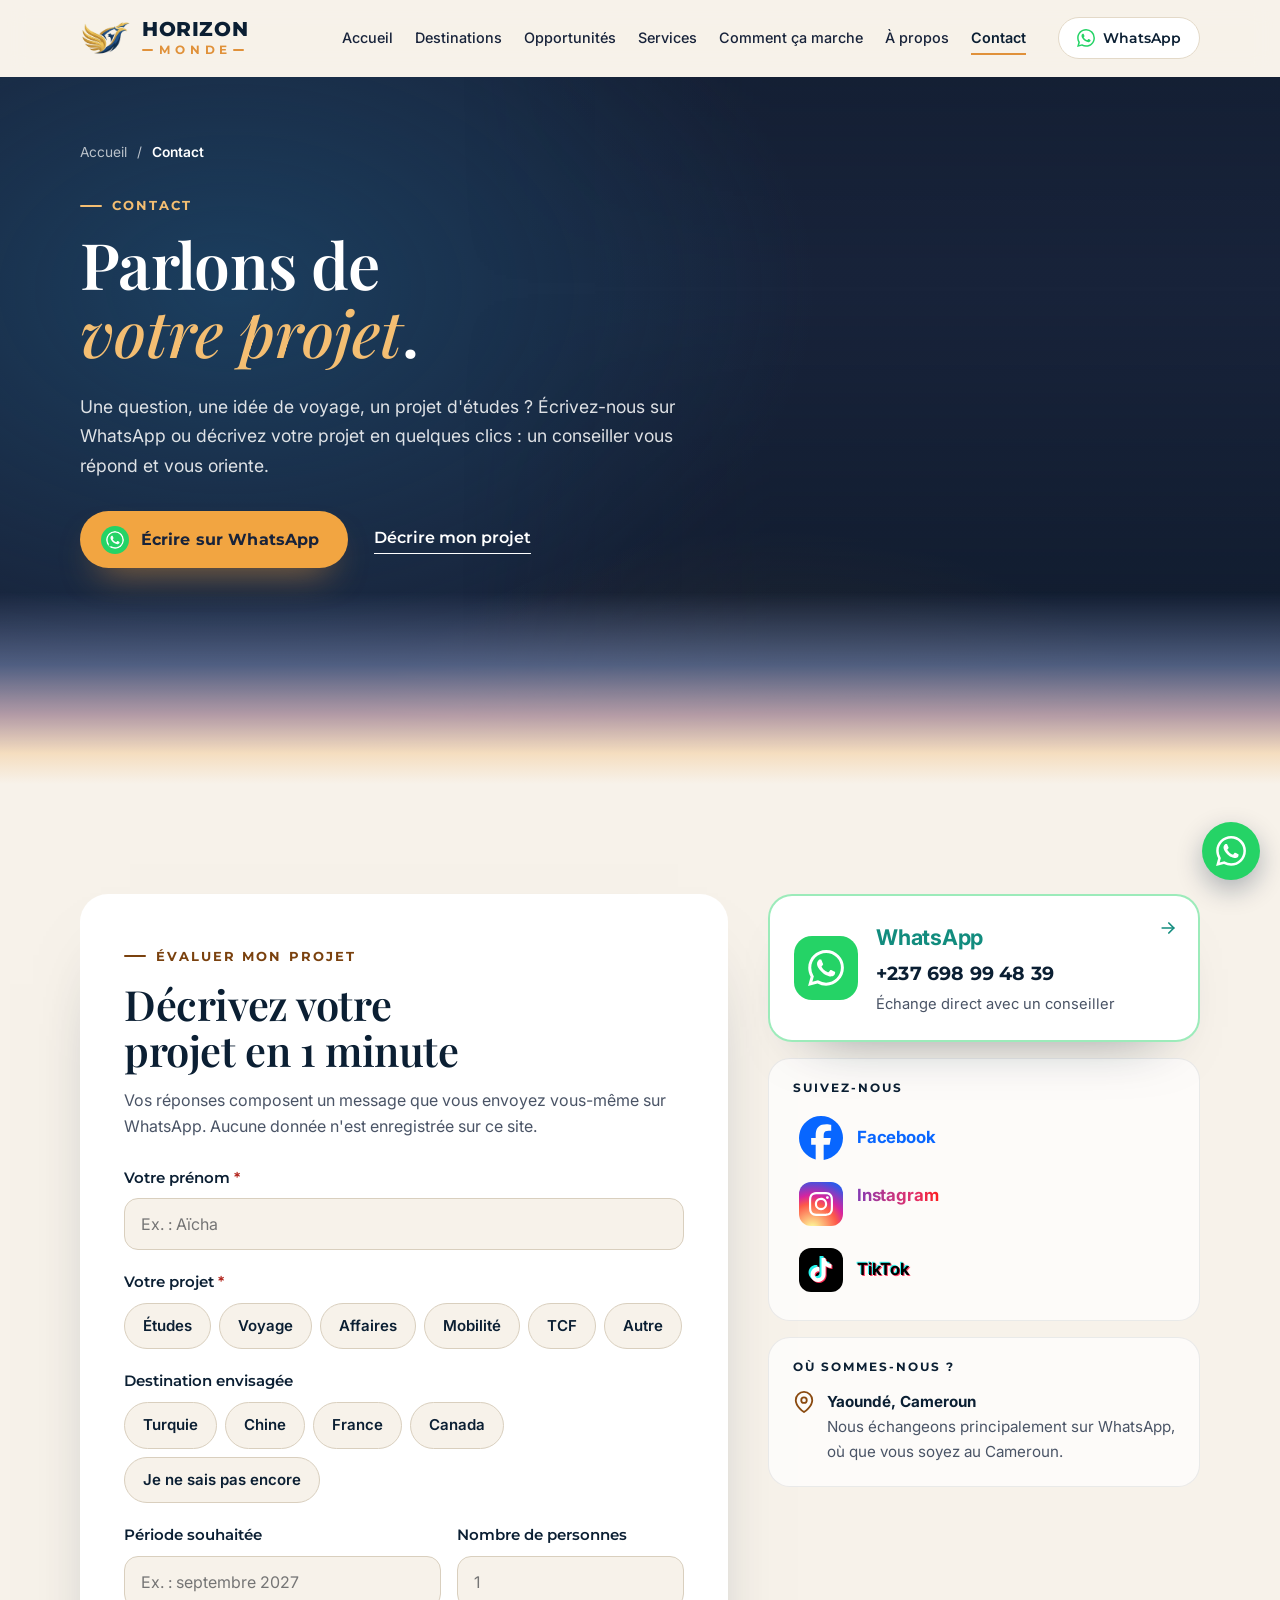
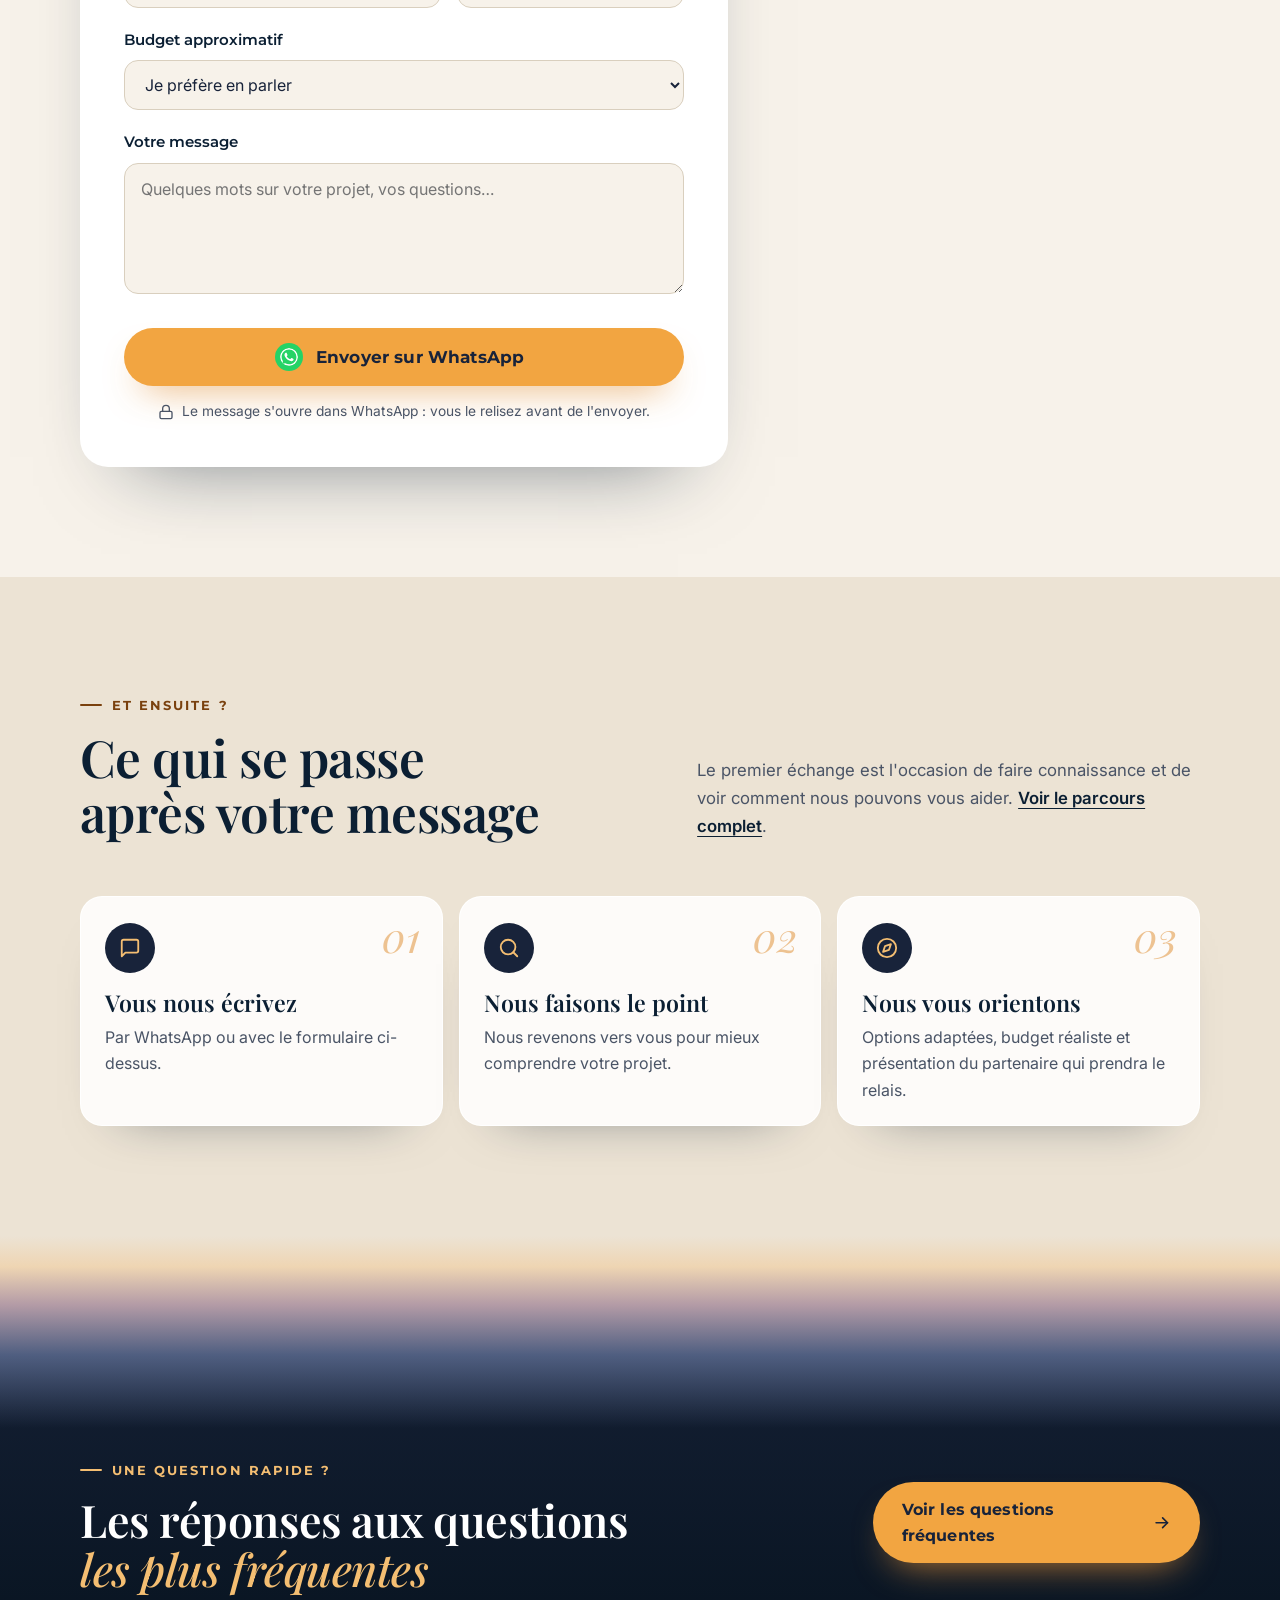
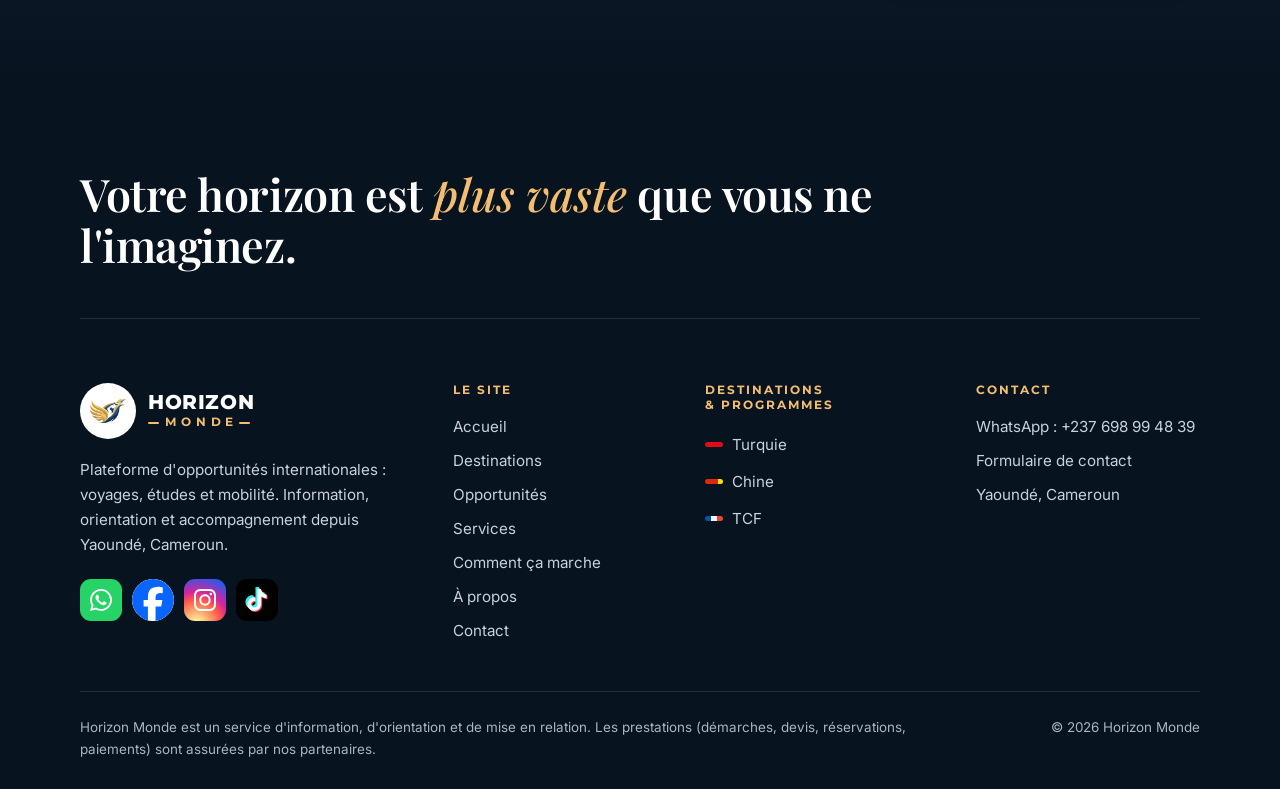
<file: contact.html>
<!doctype html>
<html lang="fr">
<head>
  <meta charset="utf-8">
  <meta name="viewport" content="width=device-width, initial-scale=1">
  <title>Contact — Horizon Monde</title>
  <meta name="description" content="Parlez-nous de votre projet : écrivez à Horizon Monde sur WhatsApp au +237 698 99 48 39, ou décrivez votre projet en quelques clics pour être orienté rapidement.">
  <meta name="theme-color" content="#F7F2EA">

  <meta property="og:type" content="website">
  <meta property="og:locale" content="fr_FR">
  <meta property="og:site_name" content="Horizon Monde">
  <meta property="og:title" content="Contact — Horizon Monde">
  <meta property="og:description" content="Parlez-nous de votre projet sur WhatsApp : un conseiller vous répond et vous oriente.">
  <meta property="og:image" content="assets/img/og-image.jpg">

  <link rel="icon" type="image/png" href="assets/img/favicon.png">
  <link rel="apple-touch-icon" href="assets/img/apple-touch-icon.png">

  <link rel="preconnect" href="https://fonts.googleapis.com">
  <link rel="preconnect" href="https://fonts.gstatic.com" crossorigin>
  <link href="https://fonts.googleapis.com/css2?family=Inter:wght@400;500;600&family=Montserrat:wght@500;600;700;800&family=Playfair+Display:ital,wght@0,500;0,600;0,700;1,500;1,600&display=swap" rel="stylesheet">
  <link rel="stylesheet" href="assets/css/style.css">
  <script>document.documentElement.classList.add("js");</script>
</head>
<body data-page="contact">
  <a class="skip-link" href="#contenu">Aller au contenu</a>

  <!-- ============ EN-TÊTE (commun à toutes les pages) ============ -->
  <header class="site-header" id="haut">
    <div class="container header-inner">
      <a class="brand" href="index.html" aria-label="Horizon Monde, accueil">
        <img class="brand-emblem" src="assets/img/emblem.png" alt="" width="132" height="93">
        <span class="brand-word">
          <span class="brand-top">Horizon</span>
          <span class="brand-bottom">Monde</span>
        </span>
      </a>

      <button class="nav-toggle" type="button" aria-expanded="false" aria-controls="nav-principale">
        <span class="nav-toggle-bar"></span>
        <span class="visually-hidden">Ouvrir le menu</span>
      </button>

      <nav class="site-nav" id="nav-principale" aria-label="Navigation principale">
        <ul>
          <li><a href="index.html" data-nav="accueil">Accueil</a></li>
          <li><a href="destinations.html" data-nav="destinations">Destinations</a></li>
          <li><a href="opportunites.html" data-nav="opportunites">Opportunités</a></li>
          <li><a href="services.html" data-nav="services">Services</a></li>
          <li><a href="comment-ca-marche.html" data-nav="parcours">Comment ça marche</a></li>
          <li><a href="a-propos.html" data-nav="a-propos">À propos</a></li>
          <li><a href="contact.html" data-nav="contact">Contact</a></li>
        </ul>
        <a class="header-wa" href="contact.html" data-whatsapp data-message="Bonjour Horizon Monde, j'aimerais échanger avec un conseiller.">
          <svg class="icon brand-icon brand-whatsapp" viewBox="0 0 24 24" aria-hidden="true"><path d="M17.472 14.382c-.297-.149-1.758-.867-2.03-.967-.273-.099-.471-.148-.67.15-.197.297-.767.966-.94 1.164-.173.199-.347.223-.644.075-.297-.15-1.255-.463-2.39-1.475-.883-.788-1.48-1.761-1.653-2.059-.173-.297-.018-.458.13-.606.134-.133.298-.347.446-.52.149-.174.198-.298.298-.497.099-.198.05-.371-.025-.52-.075-.149-.669-1.612-.916-2.207-.242-.579-.487-.5-.669-.51-.173-.008-.371-.01-.57-.01-.198 0-.52.074-.792.372-.272.297-1.04 1.016-1.04 2.479 0 1.462 1.065 2.875 1.213 3.074.149.198 2.096 3.2 5.077 4.487.709.306 1.262.489 1.694.625.712.227 1.36.195 1.871.118.571-.085 1.758-.719 2.006-1.413.248-.694.248-1.289.173-1.413-.074-.124-.272-.198-.57-.347m-5.421 7.403h-.004a9.87 9.87 0 01-5.031-1.378l-.361-.214-3.741.982.998-3.648-.235-.374a9.86 9.86 0 01-1.51-5.26c.001-5.45 4.436-9.884 9.888-9.884 2.64 0 5.122 1.03 6.988 2.898a9.825 9.825 0 012.893 6.994c-.003 5.45-4.437 9.884-9.885 9.884m8.413-18.297A11.815 11.815 0 0012.05 0C5.495 0 .16 5.335.157 11.892c0 2.096.547 4.142 1.588 5.945L.057 24l6.305-1.654a11.882 11.882 0 005.683 1.448h.005c6.554 0 11.89-5.335 11.893-11.893a11.821 11.821 0 00-3.48-8.413Z"/></svg>
          WhatsApp
        </a>
      </nav>
    </div>
  </header>

  <main id="contenu">

    <!-- ============ EN-TÊTE DE PAGE ============ -->
    <section class="page-hero has-fade-bottom" aria-labelledby="page-titre">
      <div class="page-hero-photo page-hero-photo-contact">
        <picture>
          <source media="(min-width: 768px)" type="image/avif" sizes="64vw"
            srcset="assets/img/photos/contact-large-1280.avif 1280w, assets/img/photos/contact-large-2000.avif 2000w">
          <source media="(min-width: 768px)" type="image/webp" sizes="64vw"
            srcset="assets/img/photos/contact-large-1280.webp 1280w, assets/img/photos/contact-large-2000.webp 2000w">
          <source type="image/avif" sizes="100vw"
            srcset="assets/img/photos/contact-mobile-600.avif 600w, assets/img/photos/contact-mobile-900.avif 900w">
          <source type="image/webp" sizes="100vw"
            srcset="assets/img/photos/contact-mobile-600.webp 600w, assets/img/photos/contact-mobile-900.webp 900w">
          <img src="assets/img/photos/contact-large-1280.jpg" width="1280" height="720" fetchpriority="high" decoding="async"
            alt="Une jeune femme souriante au téléphone.">
        </picture>
      </div>
      <div class="container page-hero-inner">
        <div class="page-hero-text">
          <nav class="breadcrumb hero-anim" style="--d:0" aria-label="Fil d'Ariane">
            <a href="index.html">Accueil</a><span aria-hidden="true">/</span><span aria-current="page">Contact</span>
          </nav>
          <p class="eyebrow hero-anim" style="--d:1">Contact</p>
          <h1 id="page-titre" class="hero-anim" style="--d:2">Parlons de <em>votre projet</em>.</h1>
          <p class="page-lead hero-anim" style="--d:3">
            Une question, une idée de voyage, un projet d'études ? Écrivez-nous sur WhatsApp ou décrivez votre
            projet en quelques clics : un conseiller vous répond et vous oriente.
          </p>
          <div class="hero-actions hero-anim" style="--d:4">
            <a class="btn btn-primary" href="#formulaire" data-whatsapp data-message="Bonjour Horizon Monde, j'aimerais parler de mon projet.">
              <svg class="icon brand-icon brand-whatsapp" viewBox="0 0 24 24" aria-hidden="true"><path d="M17.472 14.382c-.297-.149-1.758-.867-2.03-.967-.273-.099-.471-.148-.67.15-.197.297-.767.966-.94 1.164-.173.199-.347.223-.644.075-.297-.15-1.255-.463-2.39-1.475-.883-.788-1.48-1.761-1.653-2.059-.173-.297-.018-.458.13-.606.134-.133.298-.347.446-.52.149-.174.198-.298.298-.497.099-.198.05-.371-.025-.52-.075-.149-.669-1.612-.916-2.207-.242-.579-.487-.5-.669-.51-.173-.008-.371-.01-.57-.01-.198 0-.52.074-.792.372-.272.297-1.04 1.016-1.04 2.479 0 1.462 1.065 2.875 1.213 3.074.149.198 2.096 3.2 5.077 4.487.709.306 1.262.489 1.694.625.712.227 1.36.195 1.871.118.571-.085 1.758-.719 2.006-1.413.248-.694.248-1.289.173-1.413-.074-.124-.272-.198-.57-.347m-5.421 7.403h-.004a9.87 9.87 0 01-5.031-1.378l-.361-.214-3.741.982.998-3.648-.235-.374a9.86 9.86 0 01-1.51-5.26c.001-5.45 4.436-9.884 9.888-9.884 2.64 0 5.122 1.03 6.988 2.898a9.825 9.825 0 012.893 6.994c-.003 5.45-4.437 9.884-9.885 9.884m8.413-18.297A11.815 11.815 0 0012.05 0C5.495 0 .16 5.335.157 11.892c0 2.096.547 4.142 1.588 5.945L.057 24l6.305-1.654a11.882 11.882 0 005.683 1.448h.005c6.554 0 11.89-5.335 11.893-11.893a11.821 11.821 0 00-3.48-8.413Z"/></svg>
              Écrire sur WhatsApp
            </a>
            <a class="btn-link" href="#formulaire"><span>Décrire mon projet</span></a>
          </div>
        </div>
      </div>
      <div class="fade-edge fade-edge-bottom" style="--fade-color: var(--ivory)" aria-hidden="true"></div>
    </section>

    <!-- ============ FORMULAIRE + CANAUX ============ -->
    <section class="section bg-ivory" id="formulaire" aria-labelledby="form-titre">
      <div class="container contact-layout">
        <form class="project-form reveal" data-wa-form novalidate aria-labelledby="form-titre">
          <p class="eyebrow">Évaluer mon projet</p>
          <h2 id="form-titre">Décrivez votre projet en 1 minute</h2>
          <p class="form-intro">Vos réponses composent un message que vous envoyez vous-même sur WhatsApp. Aucune donnée n'est enregistrée sur ce site.</p>

          <div class="field">
            <label for="f-nom">Votre prénom <span class="req" aria-hidden="true">*</span></label>
            <input id="f-nom" name="nom" type="text" autocomplete="given-name" required placeholder="Ex. : Aïcha">
            <p class="field-error" id="f-nom-err" hidden>Indiquez votre prénom.</p>
          </div>

          <fieldset class="field">
            <legend>Votre projet <span class="req" aria-hidden="true">*</span></legend>
            <div class="chip-options">
              <label class="chip-option"><input type="radio" name="projet" value="Études" required><span>Études</span></label>
              <label class="chip-option"><input type="radio" name="projet" value="Voyage" required><span>Voyage</span></label>
              <label class="chip-option"><input type="radio" name="projet" value="Affaires" required><span>Affaires</span></label>
              <label class="chip-option"><input type="radio" name="projet" value="Mobilité" required><span>Mobilité</span></label>
              <label class="chip-option"><input type="radio" name="projet" value="TCF" required><span>TCF</span></label>
              <label class="chip-option"><input type="radio" name="projet" value="Autre" required><span>Autre</span></label>
            </div>
            <p class="field-error" id="f-projet-err" hidden>Choisissez le type de projet.</p>
          </fieldset>

          <fieldset class="field">
            <legend>Destination envisagée</legend>
            <div class="chip-options">
              <label class="chip-option"><input type="radio" name="destination" value="Turquie"><span>Turquie</span></label>
              <label class="chip-option"><input type="radio" name="destination" value="Chine"><span>Chine</span></label>
              <label class="chip-option"><input type="radio" name="destination" value="France"><span>France</span></label>
              <label class="chip-option"><input type="radio" name="destination" value="Canada"><span>Canada</span></label>
              <label class="chip-option"><input type="radio" name="destination" value="Je ne sais pas encore"><span>Je ne sais pas encore</span></label>
            </div>
          </fieldset>

          <div class="field-row">
            <div class="field">
              <label for="f-periode">Période souhaitée</label>
              <input id="f-periode" name="periode" type="text" placeholder="Ex. : septembre 2027">
            </div>
            <div class="field">
              <label for="f-personnes">Nombre de personnes</label>
              <input id="f-personnes" name="personnes" type="number" min="1" max="50" inputmode="numeric" placeholder="1">
            </div>
          </div>

          <div class="field">
            <label for="f-budget">Budget approximatif</label>
            <select id="f-budget" name="budget">
              <option value="">Je préfère en parler</option>
              <option>Moins de 500 000 FCFA</option>
              <option>De 500 000 à 1 500 000 FCFA</option>
              <option>De 1 500 000 à 3 000 000 FCFA</option>
              <option>Plus de 3 000 000 FCFA</option>
            </select>
          </div>

          <div class="field">
            <label for="f-message">Votre message</label>
            <textarea id="f-message" name="message" rows="4" placeholder="Quelques mots sur votre projet, vos questions…"></textarea>
          </div>

          <button class="btn btn-primary form-submit" type="submit">
            <svg class="icon brand-icon brand-whatsapp" viewBox="0 0 24 24" aria-hidden="true"><path d="M17.472 14.382c-.297-.149-1.758-.867-2.03-.967-.273-.099-.471-.148-.67.15-.197.297-.767.966-.94 1.164-.173.199-.347.223-.644.075-.297-.15-1.255-.463-2.39-1.475-.883-.788-1.48-1.761-1.653-2.059-.173-.297-.018-.458.13-.606.134-.133.298-.347.446-.52.149-.174.198-.298.298-.497.099-.198.05-.371-.025-.52-.075-.149-.669-1.612-.916-2.207-.242-.579-.487-.5-.669-.51-.173-.008-.371-.01-.57-.01-.198 0-.52.074-.792.372-.272.297-1.04 1.016-1.04 2.479 0 1.462 1.065 2.875 1.213 3.074.149.198 2.096 3.2 5.077 4.487.709.306 1.262.489 1.694.625.712.227 1.36.195 1.871.118.571-.085 1.758-.719 2.006-1.413.248-.694.248-1.289.173-1.413-.074-.124-.272-.198-.57-.347m-5.421 7.403h-.004a9.87 9.87 0 01-5.031-1.378l-.361-.214-3.741.982.998-3.648-.235-.374a9.86 9.86 0 01-1.51-5.26c.001-5.45 4.436-9.884 9.888-9.884 2.64 0 5.122 1.03 6.988 2.898a9.825 9.825 0 012.893 6.994c-.003 5.45-4.437 9.884-9.885 9.884m8.413-18.297A11.815 11.815 0 0012.05 0C5.495 0 .16 5.335.157 11.892c0 2.096.547 4.142 1.588 5.945L.057 24l6.305-1.654a11.882 11.882 0 005.683 1.448h.005c6.554 0 11.89-5.335 11.893-11.893a11.821 11.821 0 00-3.48-8.413Z"/></svg>
            Envoyer sur WhatsApp
          </button>
          <p class="form-note"><svg class="icon" viewBox="0 0 24 24" aria-hidden="true"><rect x="3" y="11" width="18" height="11" rx="2"/><path d="M7 11V7a5 5 0 0 1 10 0v4"/></svg>Le message s'ouvre dans WhatsApp : vous le relisez avant de l'envoyer.</p>
        </form>

        <aside class="contact-side" aria-label="Autres moyens de nous joindre">
          <a class="wa-card reveal" href="contact.html" data-whatsapp data-message="Bonjour Horizon Monde, j'aimerais parler de mon projet.">
            <span class="wa-card-icon"><svg class="icon brand-icon brand-whatsapp" viewBox="0 0 24 24" aria-hidden="true"><path d="M17.472 14.382c-.297-.149-1.758-.867-2.03-.967-.273-.099-.471-.148-.67.15-.197.297-.767.966-.94 1.164-.173.199-.347.223-.644.075-.297-.15-1.255-.463-2.39-1.475-.883-.788-1.48-1.761-1.653-2.059-.173-.297-.018-.458.13-.606.134-.133.298-.347.446-.52.149-.174.198-.298.298-.497.099-.198.05-.371-.025-.52-.075-.149-.669-1.612-.916-2.207-.242-.579-.487-.5-.669-.51-.173-.008-.371-.01-.57-.01-.198 0-.52.074-.792.372-.272.297-1.04 1.016-1.04 2.479 0 1.462 1.065 2.875 1.213 3.074.149.198 2.096 3.2 5.077 4.487.709.306 1.262.489 1.694.625.712.227 1.36.195 1.871.118.571-.085 1.758-.719 2.006-1.413.248-.694.248-1.289.173-1.413-.074-.124-.272-.198-.57-.347m-5.421 7.403h-.004a9.87 9.87 0 01-5.031-1.378l-.361-.214-3.741.982.998-3.648-.235-.374a9.86 9.86 0 01-1.51-5.26c.001-5.45 4.436-9.884 9.888-9.884 2.64 0 5.122 1.03 6.988 2.898a9.825 9.825 0 012.893 6.994c-.003 5.45-4.437 9.884-9.885 9.884m8.413-18.297A11.815 11.815 0 0012.05 0C5.495 0 .16 5.335.157 11.892c0 2.096.547 4.142 1.588 5.945L.057 24l6.305-1.654a11.882 11.882 0 005.683 1.448h.005c6.554 0 11.89-5.335 11.893-11.893a11.821 11.821 0 00-3.48-8.413Z"/></svg></span>
            <span class="wa-card-text">
              <strong class="brand-name brand-name-whatsapp">WhatsApp</strong>
              <span class="wa-card-number">+237 698 99 48 39</span>
              <span>Échange direct avec un conseiller</span>
            </span>
            <svg class="icon wa-card-arrow" viewBox="0 0 24 24" aria-hidden="true"><path d="M5 12h14"/><path d="m13 6 6 6-6 6"/></svg>
          </a>

          <div class="contact-block reveal">
            <h3>Suivez-nous</h3>
            <ul class="contact-socials">
              <li><a class="brand-tile-facebook" data-social="facebook" href="#" target="_blank" rel="noopener"><svg class="icon brand-icon brand-facebook" viewBox="0 0 24 24" aria-hidden="true"><path d="M9.101 23.691v-7.98H6.627v-3.667h2.474v-1.58c0-4.085 1.848-5.978 5.858-5.978.401 0 .955.042 1.468.103a8.68 8.68 0 0 1 1.141.195v3.325a8.623 8.623 0 0 0-.653-.036 26.805 26.805 0 0 0-.733-.009c-.707 0-1.259.096-1.675.309a1.686 1.686 0 0 0-.679.622c-.258.42-.374.995-.374 1.752v1.297h3.919l-.386 2.103-.287 1.564h-3.246v8.245C19.396 23.238 24 18.179 24 12.044c0-6.627-5.373-12-12-12s-12 5.373-12 12c0 5.628 3.874 10.35 9.101 11.647Z"/></svg><span class="brand-name brand-name-facebook">Facebook</span></a></li>
              <li><a data-social="instagram" href="#" target="_blank" rel="noopener"><span class="contact-social-tile brand-tile-instagram"><svg class="icon brand-icon brand-instagram" viewBox="0 0 24 24" aria-hidden="true"><path d="M7.0301.084c-1.2768.0602-2.1487.264-2.911.5634-.7888.3075-1.4575.72-2.1228 1.3877-.6652.6677-1.075 1.3368-1.3802 2.127-.2954.7638-.4956 1.6365-.552 2.914-.0564 1.2775-.0689 1.6882-.0626 4.947.0062 3.2586.0206 3.6671.0825 4.9473.061 1.2765.264 2.1482.5635 2.9107.308.7889.72 1.4573 1.388 2.1228.6679.6655 1.3365 1.0743 2.1285 1.38.7632.295 1.6361.4961 2.9134.552 1.2773.056 1.6884.069 4.9462.0627 3.2578-.0062 3.668-.0207 4.9478-.0814 1.28-.0607 2.147-.2652 2.9098-.5633.7889-.3086 1.4578-.72 2.1228-1.3881.665-.6682 1.0745-1.3378 1.3795-2.1284.2957-.7632.4966-1.636.552-2.9124.056-1.2809.0692-1.6898.063-4.948-.0063-3.2583-.021-3.6668-.0817-4.9465-.0607-1.2797-.264-2.1487-.5633-2.9117-.3084-.7889-.72-1.4568-1.3876-2.1228C21.2982 1.33 20.628.9208 19.8378.6165 19.074.321 18.2017.1197 16.9244.0645 15.6471.0093 15.236-.005 11.977.0014 8.718.0076 8.31.0215 7.0301.0839m.1402 21.6932c-1.17-.0509-1.8053-.2453-2.2287-.408-.5606-.216-.96-.4771-1.3819-.895-.422-.4178-.6811-.8186-.9-1.378-.1644-.4234-.3624-1.058-.4171-2.228-.0595-1.2645-.072-1.6442-.079-4.848-.007-3.2037.0053-3.583.0607-4.848.05-1.169.2456-1.805.408-2.2282.216-.5613.4762-.96.895-1.3816.4188-.4217.8184-.6814 1.3783-.9003.423-.1651 1.0575-.3614 2.227-.4171 1.2655-.06 1.6447-.072 4.848-.079 3.2033-.007 3.5835.005 4.8495.0608 1.169.0508 1.8053.2445 2.228.408.5608.216.96.4754 1.3816.895.4217.4194.6816.8176.9005 1.3787.1653.4217.3617 1.056.4169 2.2263.0602 1.2655.0739 1.645.0796 4.848.0058 3.203-.0055 3.5834-.061 4.848-.051 1.17-.245 1.8055-.408 2.2294-.216.5604-.4763.96-.8954 1.3814-.419.4215-.8181.6811-1.3783.9-.4224.1649-1.0577.3617-2.2262.4174-1.2656.0595-1.6448.072-4.8493.079-3.2045.007-3.5825-.006-4.848-.0608M16.953 5.5864A1.44 1.44 0 1 0 18.39 4.144a1.44 1.44 0 0 0-1.437 1.4424M5.8385 12.012c.0067 3.4032 2.7706 6.1557 6.173 6.1493 3.4026-.0065 6.157-2.7701 6.1506-6.1733-.0065-3.4032-2.771-6.1565-6.174-6.1498-3.403.0067-6.156 2.771-6.1496 6.1738M8 12.0077a4 4 0 1 1 4.008 3.9921A3.9996 3.9996 0 0 1 8 12.0077"/></svg></span><span class="brand-name brand-name-instagram">Instagram</span></a></li>
              <li><a data-social="tiktok" href="#" target="_blank" rel="noopener"><span class="contact-social-tile brand-tile-tiktok"><svg class="icon brand-icon brand-tiktok" viewBox="0 0 24 24" aria-hidden="true"><path d="M12.525.02c1.31-.02 2.61-.01 3.91-.02.08 1.53.63 3.09 1.75 4.17 1.12 1.11 2.7 1.62 4.24 1.79v4.03c-1.44-.05-2.89-.35-4.2-.97-.57-.26-1.1-.59-1.62-.93-.01 2.92.01 5.84-.02 8.75-.08 1.4-.54 2.79-1.35 3.94-1.31 1.92-3.58 3.17-5.91 3.21-1.43.08-2.86-.31-4.08-1.03-2.02-1.19-3.44-3.37-3.65-5.71-.02-.5-.03-1-.01-1.49.18-1.9 1.12-3.72 2.58-4.96 1.66-1.44 3.98-2.13 6.15-1.72.02 1.48-.04 2.96-.04 4.44-.99-.32-2.15-.23-3.02.37-.63.41-1.11 1.04-1.36 1.75-.21.51-.15 1.07-.14 1.61.24 1.64 1.82 3.02 3.5 2.87 1.12-.01 2.19-.66 2.77-1.61.19-.33.4-.67.41-1.06.1-1.79.06-3.57.07-5.36.01-4.03-.01-8.05.02-12.07z"/></svg></span><span class="brand-name brand-name-tiktok">TikTok</span></a></li>
            </ul>
          </div>

          <div class="contact-block reveal">
            <h3>Où sommes-nous&nbsp;?</h3>
            <p class="contact-place"><svg class="icon" viewBox="0 0 24 24" aria-hidden="true"><path d="M21 10c0 7-9 13-9 13s-9-6-9-13a9 9 0 0 1 18 0z"/><circle cx="12" cy="10" r="3"/></svg><span><strong>Yaoundé, Cameroun</strong><br>Nous échangeons principalement sur WhatsApp, où que vous soyez au Cameroun.</span></p>
          </div>
        </aside>
      </div>
    </section>

    <!-- ============ ET ENSUITE ? ============ -->
    <section class="section bg-stone" aria-labelledby="next-titre">
      <div class="container">
        <header class="split-head">
          <div>
            <p class="eyebrow">Et ensuite&nbsp;?</p>
            <h2 id="next-titre">Ce qui se passe après votre message</h2>
          </div>
          <p>Le premier échange est l'occasion de faire connaissance et de voir comment nous pouvons vous aider. <a class="inline-link" href="comment-ca-marche.html">Voir le parcours complet</a>.</p>
        </header>
        <ol class="next-steps">
          <li class="reveal" style="--i:0"><span class="next-num">01</span><span class="next-icon"><svg class="icon" viewBox="0 0 24 24" aria-hidden="true"><path d="M21 15a2 2 0 0 1-2 2H7l-4 4V5a2 2 0 0 1 2-2h14a2 2 0 0 1 2 2z"/></svg></span><h3>Vous nous écrivez</h3><p>Par WhatsApp ou avec le formulaire ci-dessus.</p></li>
          <li class="reveal" style="--i:1"><span class="next-num">02</span><span class="next-icon"><svg class="icon" viewBox="0 0 24 24" aria-hidden="true"><circle cx="11" cy="11" r="8"/><path d="m21 21-4.35-4.35"/></svg></span><h3>Nous faisons le point</h3><p>Nous revenons vers vous pour mieux comprendre votre projet.</p></li>
          <li class="reveal" style="--i:2"><span class="next-num">03</span><span class="next-icon"><svg class="icon" viewBox="0 0 24 24" aria-hidden="true"><circle cx="12" cy="12" r="10"/><path d="m16.24 7.76-2.12 6.36-6.36 2.12 2.12-6.36z"/></svg></span><h3>Nous vous orientons</h3><p>Options adaptées, budget réaliste et présentation du partenaire qui prendra le relais.</p></li>
        </ol>
      </div>
    </section>

    <!-- ============ QUESTIONS ============ -->
    <section class="section bg-ink has-fade-top contact-end" aria-labelledby="q-titre">
      <div class="fade-edge fade-edge-top" style="--fade-color: var(--stone)" aria-hidden="true"></div>
      <div class="container contact-end-inner">
        <div>
          <p class="eyebrow">Une question rapide&nbsp;?</p>
          <h2 id="q-titre">Les réponses aux questions <em>les plus fréquentes</em></h2>
        </div>
        <a class="btn btn-primary" href="services.html#questions">
          Voir les questions fréquentes
          <svg class="icon btn-arrow" viewBox="0 0 24 24" aria-hidden="true"><path d="M5 12h14"/><path d="m13 6 6 6-6 6"/></svg>
        </a>
      </div>
    </section>
  </main>

  <!-- ============ PIED DE PAGE (commun à toutes les pages) ============ -->
  <footer class="site-footer">
    <div class="container">
      <p class="footer-statement">Votre horizon est <em>plus vaste</em> que vous ne l'imaginez.</p>

      <div class="footer-grid">
        <div class="footer-brand">
          <a class="footer-logo" href="index.html" aria-label="Horizon Monde, accueil">
            <span class="footer-emblem"><img src="assets/img/emblem.png" alt="" width="132" height="93" loading="lazy" decoding="async"></span>
            <span class="brand-word">
              <span class="brand-top">Horizon</span>
              <span class="brand-bottom">Monde</span>
            </span>
          </a>
          <p>Plateforme d'opportunités internationales : voyages, études et mobilité. Information, orientation et accompagnement depuis Yaoundé, Cameroun.</p>
          <ul class="footer-social" aria-label="Réseaux sociaux">
            <li><a class="brand-tile-whatsapp" href="contact.html" data-whatsapp data-message="Bonjour Horizon Monde !" aria-label="WhatsApp"><svg class="icon brand-icon brand-whatsapp" viewBox="0 0 24 24" aria-hidden="true"><path d="M17.472 14.382c-.297-.149-1.758-.867-2.03-.967-.273-.099-.471-.148-.67.15-.197.297-.767.966-.94 1.164-.173.199-.347.223-.644.075-.297-.15-1.255-.463-2.39-1.475-.883-.788-1.48-1.761-1.653-2.059-.173-.297-.018-.458.13-.606.134-.133.298-.347.446-.52.149-.174.198-.298.298-.497.099-.198.05-.371-.025-.52-.075-.149-.669-1.612-.916-2.207-.242-.579-.487-.5-.669-.51-.173-.008-.371-.01-.57-.01-.198 0-.52.074-.792.372-.272.297-1.04 1.016-1.04 2.479 0 1.462 1.065 2.875 1.213 3.074.149.198 2.096 3.2 5.077 4.487.709.306 1.262.489 1.694.625.712.227 1.36.195 1.871.118.571-.085 1.758-.719 2.006-1.413.248-.694.248-1.289.173-1.413-.074-.124-.272-.198-.57-.347m-5.421 7.403h-.004a9.87 9.87 0 01-5.031-1.378l-.361-.214-3.741.982.998-3.648-.235-.374a9.86 9.86 0 01-1.51-5.26c.001-5.45 4.436-9.884 9.888-9.884 2.64 0 5.122 1.03 6.988 2.898a9.825 9.825 0 012.893 6.994c-.003 5.45-4.437 9.884-9.885 9.884m8.413-18.297A11.815 11.815 0 0012.05 0C5.495 0 .16 5.335.157 11.892c0 2.096.547 4.142 1.588 5.945L.057 24l6.305-1.654a11.882 11.882 0 005.683 1.448h.005c6.554 0 11.89-5.335 11.893-11.893a11.821 11.821 0 00-3.48-8.413Z"/></svg></a></li>
            <li><a class="brand-tile-facebook" data-social="facebook" href="#" target="_blank" rel="noopener" aria-label="Facebook"><svg class="icon brand-icon brand-facebook" viewBox="0 0 24 24" aria-hidden="true"><path d="M9.101 23.691v-7.98H6.627v-3.667h2.474v-1.58c0-4.085 1.848-5.978 5.858-5.978.401 0 .955.042 1.468.103a8.68 8.68 0 0 1 1.141.195v3.325a8.623 8.623 0 0 0-.653-.036 26.805 26.805 0 0 0-.733-.009c-.707 0-1.259.096-1.675.309a1.686 1.686 0 0 0-.679.622c-.258.42-.374.995-.374 1.752v1.297h3.919l-.386 2.103-.287 1.564h-3.246v8.245C19.396 23.238 24 18.179 24 12.044c0-6.627-5.373-12-12-12s-12 5.373-12 12c0 5.628 3.874 10.35 9.101 11.647Z"/></svg></a></li>
            <li><a class="brand-tile-instagram" data-social="instagram" href="#" target="_blank" rel="noopener" aria-label="Instagram"><svg class="icon brand-icon brand-instagram" viewBox="0 0 24 24" aria-hidden="true"><path d="M7.0301.084c-1.2768.0602-2.1487.264-2.911.5634-.7888.3075-1.4575.72-2.1228 1.3877-.6652.6677-1.075 1.3368-1.3802 2.127-.2954.7638-.4956 1.6365-.552 2.914-.0564 1.2775-.0689 1.6882-.0626 4.947.0062 3.2586.0206 3.6671.0825 4.9473.061 1.2765.264 2.1482.5635 2.9107.308.7889.72 1.4573 1.388 2.1228.6679.6655 1.3365 1.0743 2.1285 1.38.7632.295 1.6361.4961 2.9134.552 1.2773.056 1.6884.069 4.9462.0627 3.2578-.0062 3.668-.0207 4.9478-.0814 1.28-.0607 2.147-.2652 2.9098-.5633.7889-.3086 1.4578-.72 2.1228-1.3881.665-.6682 1.0745-1.3378 1.3795-2.1284.2957-.7632.4966-1.636.552-2.9124.056-1.2809.0692-1.6898.063-4.948-.0063-3.2583-.021-3.6668-.0817-4.9465-.0607-1.2797-.264-2.1487-.5633-2.9117-.3084-.7889-.72-1.4568-1.3876-2.1228C21.2982 1.33 20.628.9208 19.8378.6165 19.074.321 18.2017.1197 16.9244.0645 15.6471.0093 15.236-.005 11.977.0014 8.718.0076 8.31.0215 7.0301.0839m.1402 21.6932c-1.17-.0509-1.8053-.2453-2.2287-.408-.5606-.216-.96-.4771-1.3819-.895-.422-.4178-.6811-.8186-.9-1.378-.1644-.4234-.3624-1.058-.4171-2.228-.0595-1.2645-.072-1.6442-.079-4.848-.007-3.2037.0053-3.583.0607-4.848.05-1.169.2456-1.805.408-2.2282.216-.5613.4762-.96.895-1.3816.4188-.4217.8184-.6814 1.3783-.9003.423-.1651 1.0575-.3614 2.227-.4171 1.2655-.06 1.6447-.072 4.848-.079 3.2033-.007 3.5835.005 4.8495.0608 1.169.0508 1.8053.2445 2.228.408.5608.216.96.4754 1.3816.895.4217.4194.6816.8176.9005 1.3787.1653.4217.3617 1.056.4169 2.2263.0602 1.2655.0739 1.645.0796 4.848.0058 3.203-.0055 3.5834-.061 4.848-.051 1.17-.245 1.8055-.408 2.2294-.216.5604-.4763.96-.8954 1.3814-.419.4215-.8181.6811-1.3783.9-.4224.1649-1.0577.3617-2.2262.4174-1.2656.0595-1.6448.072-4.8493.079-3.2045.007-3.5825-.006-4.848-.0608M16.953 5.5864A1.44 1.44 0 1 0 18.39 4.144a1.44 1.44 0 0 0-1.437 1.4424M5.8385 12.012c.0067 3.4032 2.7706 6.1557 6.173 6.1493 3.4026-.0065 6.157-2.7701 6.1506-6.1733-.0065-3.4032-2.771-6.1565-6.174-6.1498-3.403.0067-6.156 2.771-6.1496 6.1738M8 12.0077a4 4 0 1 1 4.008 3.9921A3.9996 3.9996 0 0 1 8 12.0077"/></svg></a></li>
            <li><a class="brand-tile-tiktok" data-social="tiktok" href="#" target="_blank" rel="noopener" aria-label="TikTok"><svg class="icon brand-icon brand-tiktok" viewBox="0 0 24 24" aria-hidden="true"><path d="M12.525.02c1.31-.02 2.61-.01 3.91-.02.08 1.53.63 3.09 1.75 4.17 1.12 1.11 2.7 1.62 4.24 1.79v4.03c-1.44-.05-2.89-.35-4.2-.97-.57-.26-1.1-.59-1.62-.93-.01 2.92.01 5.84-.02 8.75-.08 1.4-.54 2.79-1.35 3.94-1.31 1.92-3.58 3.17-5.91 3.21-1.43.08-2.86-.31-4.08-1.03-2.02-1.19-3.44-3.37-3.65-5.71-.02-.5-.03-1-.01-1.49.18-1.9 1.12-3.72 2.58-4.96 1.66-1.44 3.98-2.13 6.15-1.72.02 1.48-.04 2.96-.04 4.44-.99-.32-2.15-.23-3.02.37-.63.41-1.11 1.04-1.36 1.75-.21.51-.15 1.07-.14 1.61.24 1.64 1.82 3.02 3.5 2.87 1.12-.01 2.19-.66 2.77-1.61.19-.33.4-.67.41-1.06.1-1.79.06-3.57.07-5.36.01-4.03-.01-8.05.02-12.07z"/></svg></a></li>
            <li><a class="brand-tile-threads" data-social="threads" href="#" target="_blank" rel="noopener" aria-label="Threads"><svg class="icon brand-icon brand-threads" viewBox="0 0 24 24" aria-hidden="true"><path d="M18.263 11.097c-.03-3.486-1.92-5.586-5.111-5.586-2.13 0-3.922.963-4.863 2.499l2.062 1.438c.535-.843 1.272-1.543 2.628-1.543 1.528 0 2.318.85 2.544 2.431a15 15 0 0 0-2.236-.173c-4.125 0-6.068 1.867-6.068 4.336s1.943 3.99 4.804 3.99c3.139 0 5.013-2.115 5.781-4.735.798.361 1.348 1.204 1.348 2.47 0 3.387-3.907 5.232-7.22 5.232-4.885 0-8.077-3.207-8.077-8.424 0-6.392 4.223-10.487 9.9-10.487 3.808 0 5.69 1.671 6.97 3.914l2.108-1.475C21.44 2.078 18.331 0 13.663 0 6.227 0 1.168 5.277 1.168 12.934c0 7 4.953 11.066 10.856 11.066 4.878 0 9.809-2.846 9.809-7.716 0-2.545-1.46-4.231-3.569-5.187m-6.33 4.855c-1.077 0-2.026-.512-2.026-1.453 0-1.483 1.822-1.934 3.606-1.934.678 0 1.34.045 1.927.173-.422 1.927-1.671 3.215-3.508 3.214Z"/></svg></a></li>
            <li><a class="brand-tile-youtube" data-social="youtube" href="#" target="_blank" rel="noopener" aria-label="YouTube"><svg class="icon brand-icon brand-youtube" viewBox="0 0 24 24" aria-hidden="true"><path d="M23.498 6.186a3.016 3.016 0 0 0-2.122-2.136C19.505 3.545 12 3.545 12 3.545s-7.505 0-9.377.505A3.017 3.017 0 0 0 .502 6.186C0 8.07 0 12 0 12s0 3.93.502 5.814a3.016 3.016 0 0 0 2.122 2.136c1.871.505 9.376.505 9.376.505s7.505 0 9.377-.505a3.015 3.015 0 0 0 2.122-2.136C24 15.93 24 12 24 12s0-3.93-.502-5.814zM9.545 15.568V8.432L15.818 12l-6.273 3.568z"/></svg></a></li>
          </ul>
        </div>

        <nav aria-label="Pages du site">
          <h2 class="footer-title">Le site</h2>
          <ul class="footer-links">
            <li><a href="index.html">Accueil</a></li>
            <li><a href="destinations.html">Destinations</a></li>
            <li><a href="opportunites.html">Opportunités</a></li>
            <li><a href="services.html">Services</a></li>
            <li><a href="comment-ca-marche.html">Comment ça marche</a></li>
            <li><a href="a-propos.html">À propos</a></li>
            <li><a href="contact.html">Contact</a></li>
          </ul>
        </nav>

        <div>
          <h2 class="footer-title">Destinations &amp; programmes</h2>
          <ul class="footer-links">
            <li><a class="theme-turquie" href="destinations.html#turquie">Turquie</a></li>
            <li><a class="theme-chine" href="destinations.html#chine">Chine</a></li>
            <li><a class="theme-tcf" href="services.html#tcf">TCF</a></li>
          </ul>
        </div>

        <div>
          <h2 class="footer-title">Contact</h2>
          <ul class="footer-links">
            <li><a href="contact.html" data-whatsapp data-message="Bonjour Horizon Monde !">WhatsApp : <span class="nowrap">+237 698 99 48 39</span></a></li>
            <li><a href="contact.html#formulaire">Formulaire de contact</a></li>
            <li>Yaoundé, Cameroun</li>
          </ul>
        </div>
      </div>

      <div class="footer-bottom">
        <p>
          Horizon Monde est un service d'information, d'orientation et de mise en relation. Les prestations
          (démarches, devis, réservations, paiements) sont assurées par nos partenaires.
        </p>
        <p>© <span data-year>2026</span> Horizon Monde</p>
      </div>
    </div>
  </footer>

  <!-- Bouton WhatsApp flottant -->
  <a class="whatsapp-float" href="contact.html" data-whatsapp data-message="Bonjour Horizon Monde, j'aimerais avoir des informations." aria-label="Nous écrire sur WhatsApp">
    <svg class="icon brand-icon brand-whatsapp" viewBox="0 0 24 24" aria-hidden="true"><path d="M17.472 14.382c-.297-.149-1.758-.867-2.03-.967-.273-.099-.471-.148-.67.15-.197.297-.767.966-.94 1.164-.173.199-.347.223-.644.075-.297-.15-1.255-.463-2.39-1.475-.883-.788-1.48-1.761-1.653-2.059-.173-.297-.018-.458.13-.606.134-.133.298-.347.446-.52.149-.174.198-.298.298-.497.099-.198.05-.371-.025-.52-.075-.149-.669-1.612-.916-2.207-.242-.579-.487-.5-.669-.51-.173-.008-.371-.01-.57-.01-.198 0-.52.074-.792.372-.272.297-1.04 1.016-1.04 2.479 0 1.462 1.065 2.875 1.213 3.074.149.198 2.096 3.2 5.077 4.487.709.306 1.262.489 1.694.625.712.227 1.36.195 1.871.118.571-.085 1.758-.719 2.006-1.413.248-.694.248-1.289.173-1.413-.074-.124-.272-.198-.57-.347m-5.421 7.403h-.004a9.87 9.87 0 01-5.031-1.378l-.361-.214-3.741.982.998-3.648-.235-.374a9.86 9.86 0 01-1.51-5.26c.001-5.45 4.436-9.884 9.888-9.884 2.64 0 5.122 1.03 6.988 2.898a9.825 9.825 0 012.893 6.994c-.003 5.45-4.437 9.884-9.885 9.884m8.413-18.297A11.815 11.815 0 0012.05 0C5.495 0 .16 5.335.157 11.892c0 2.096.547 4.142 1.588 5.945L.057 24l6.305-1.654a11.882 11.882 0 005.683 1.448h.005c6.554 0 11.89-5.335 11.893-11.893a11.821 11.821 0 00-3.48-8.413Z"/></svg>
  </a>

  <script src="assets/js/main.js" defer></script>
</body>
</html>
</file>
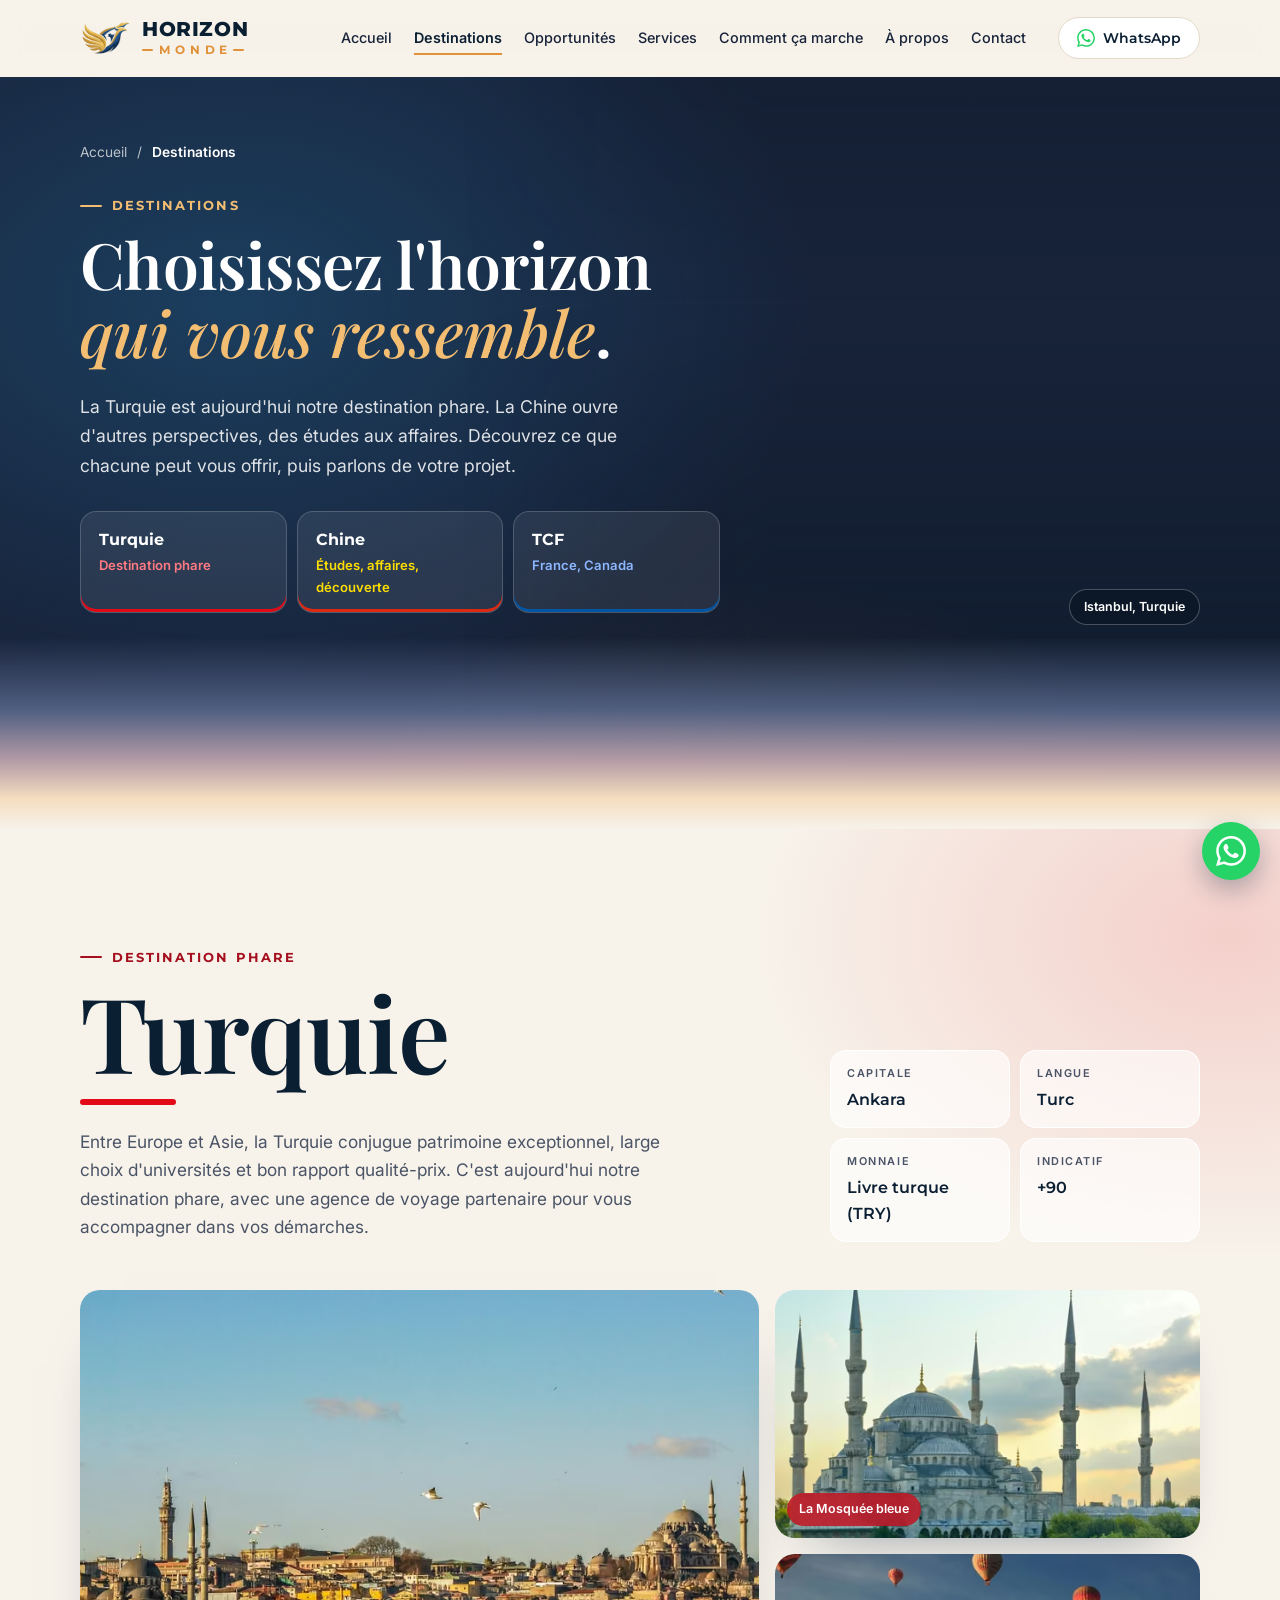
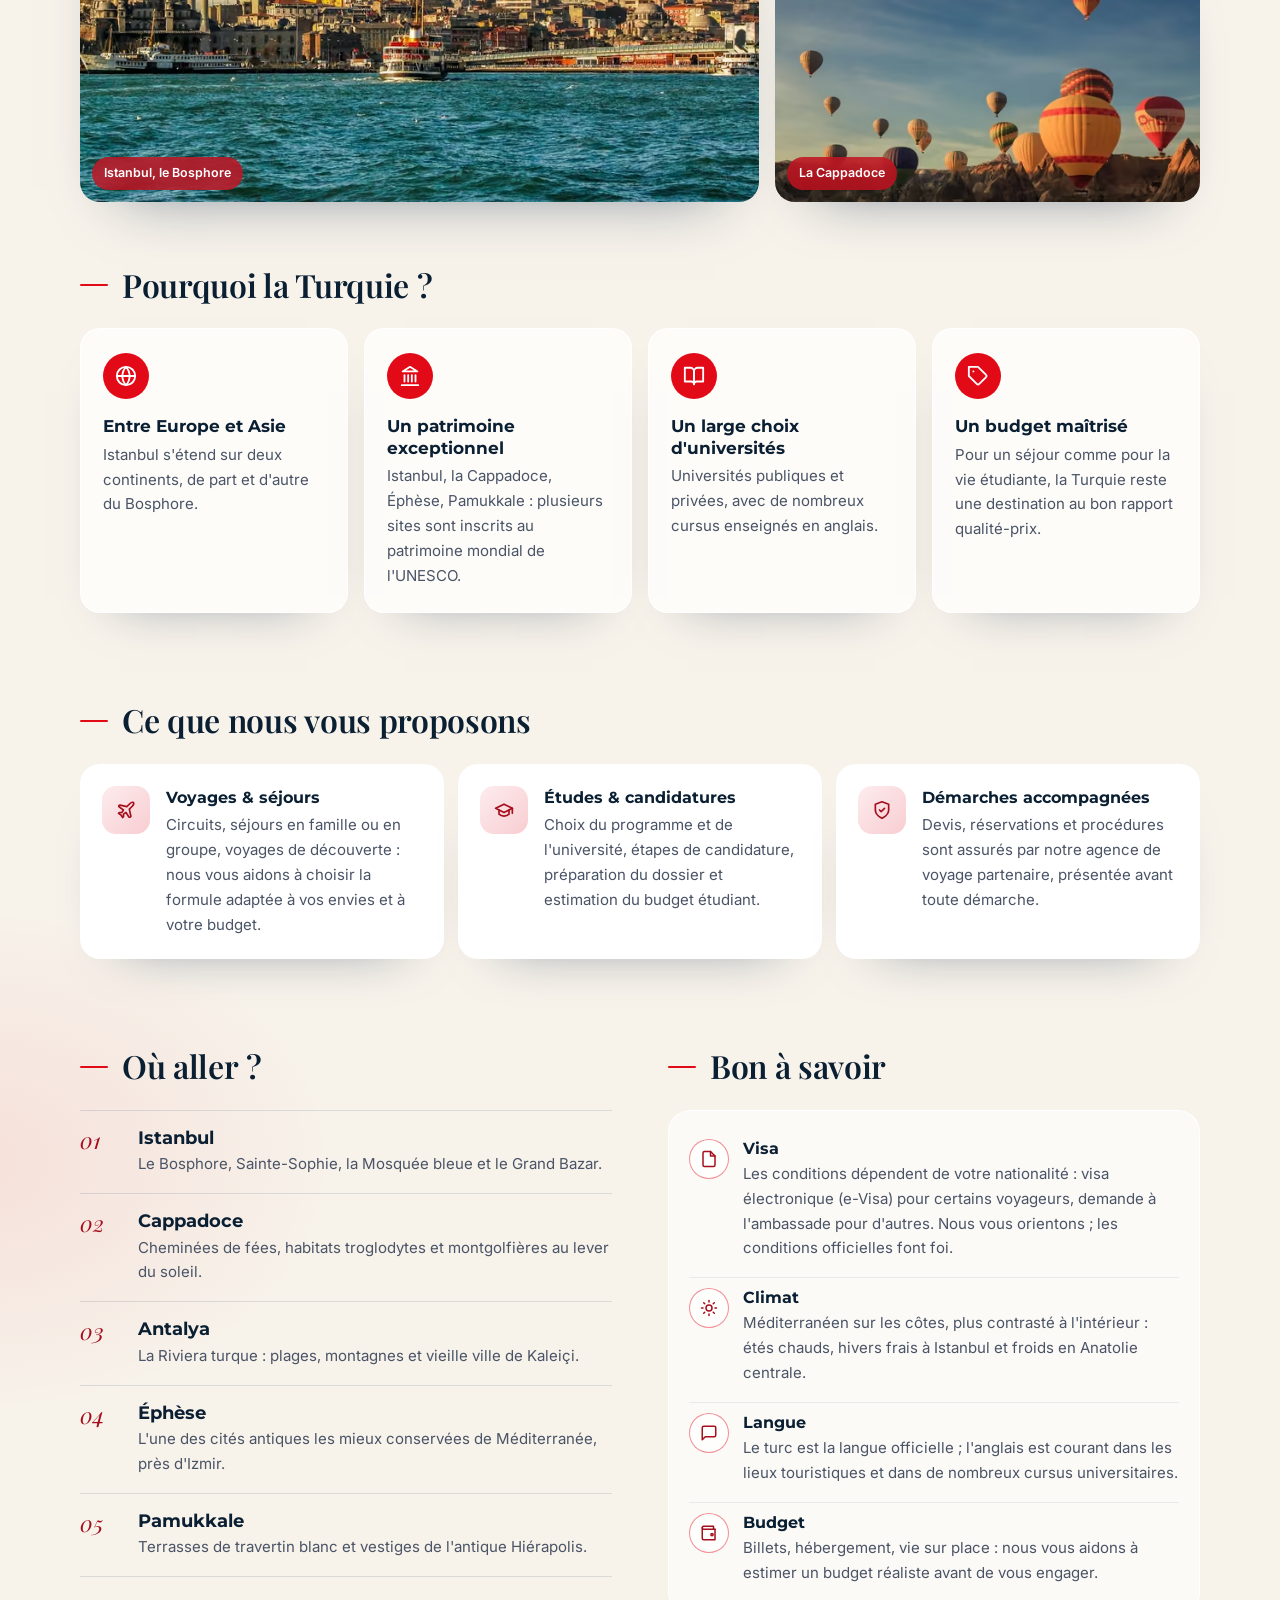
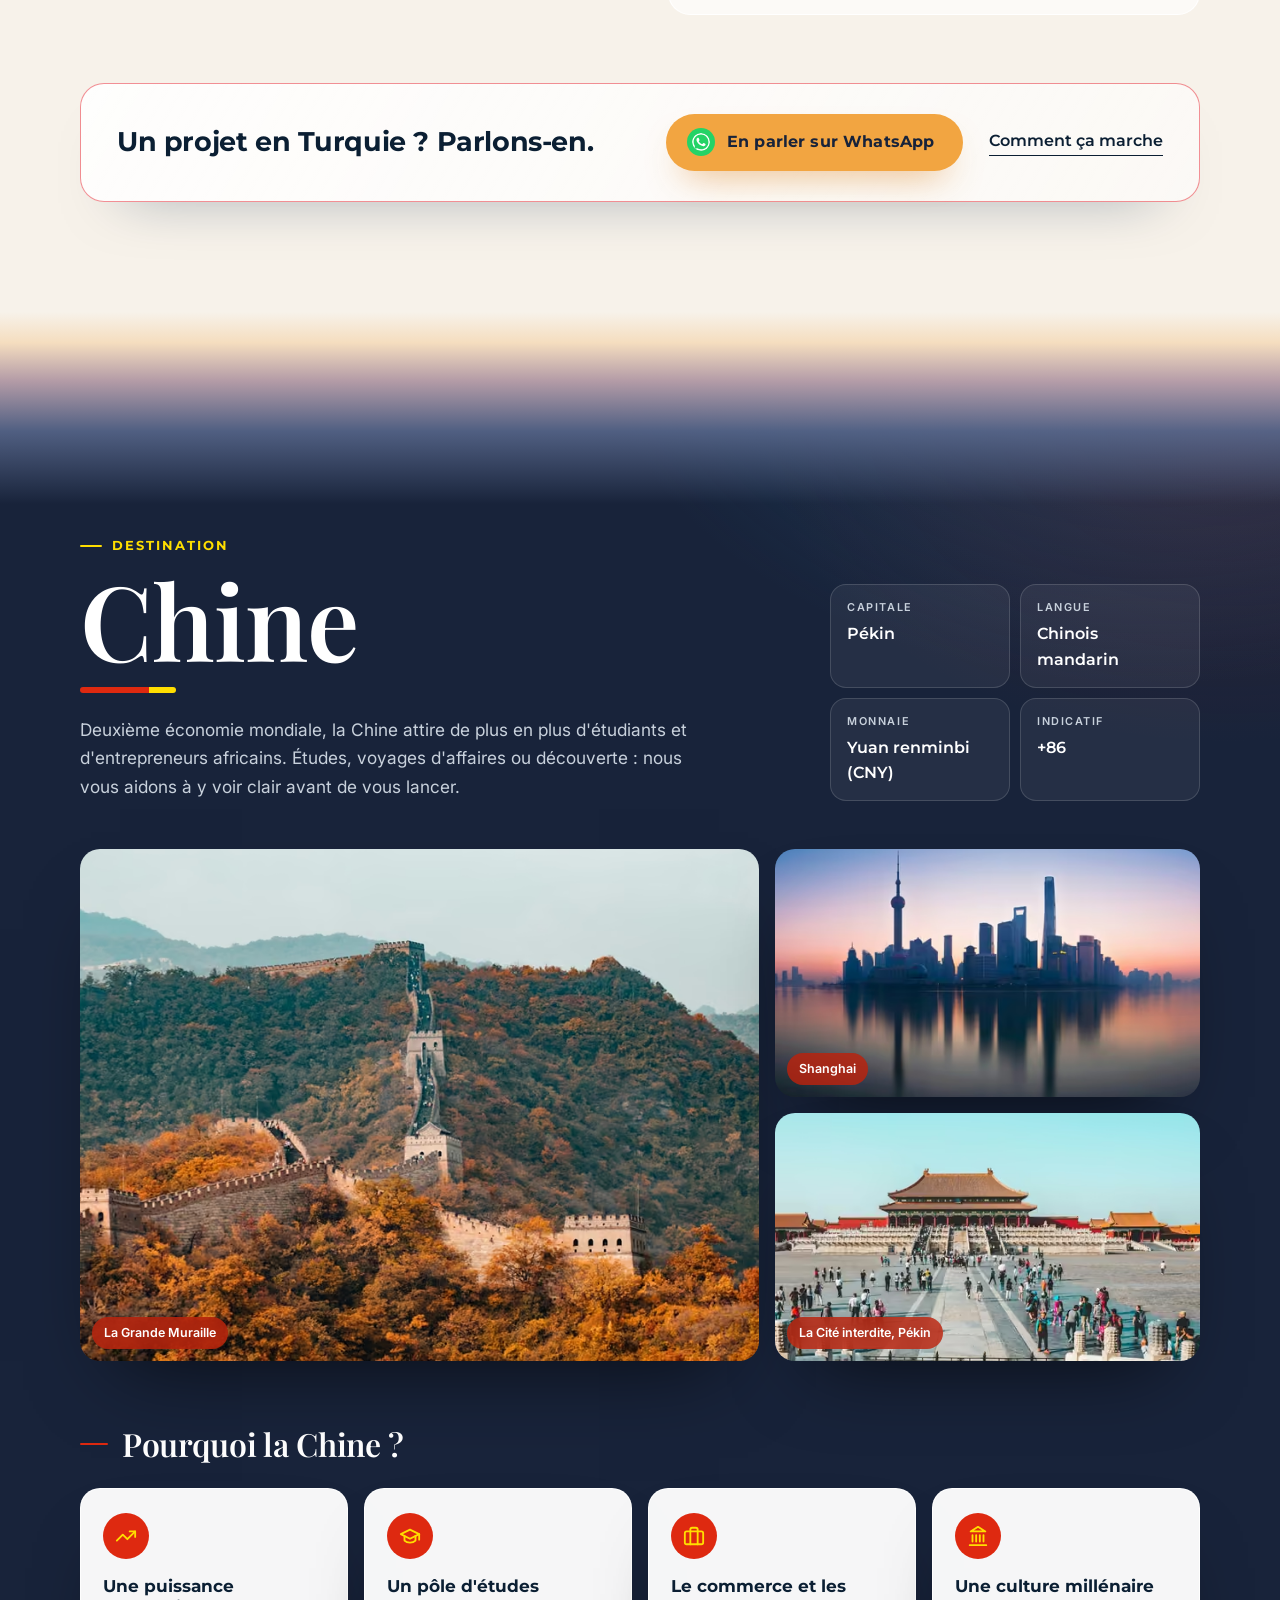
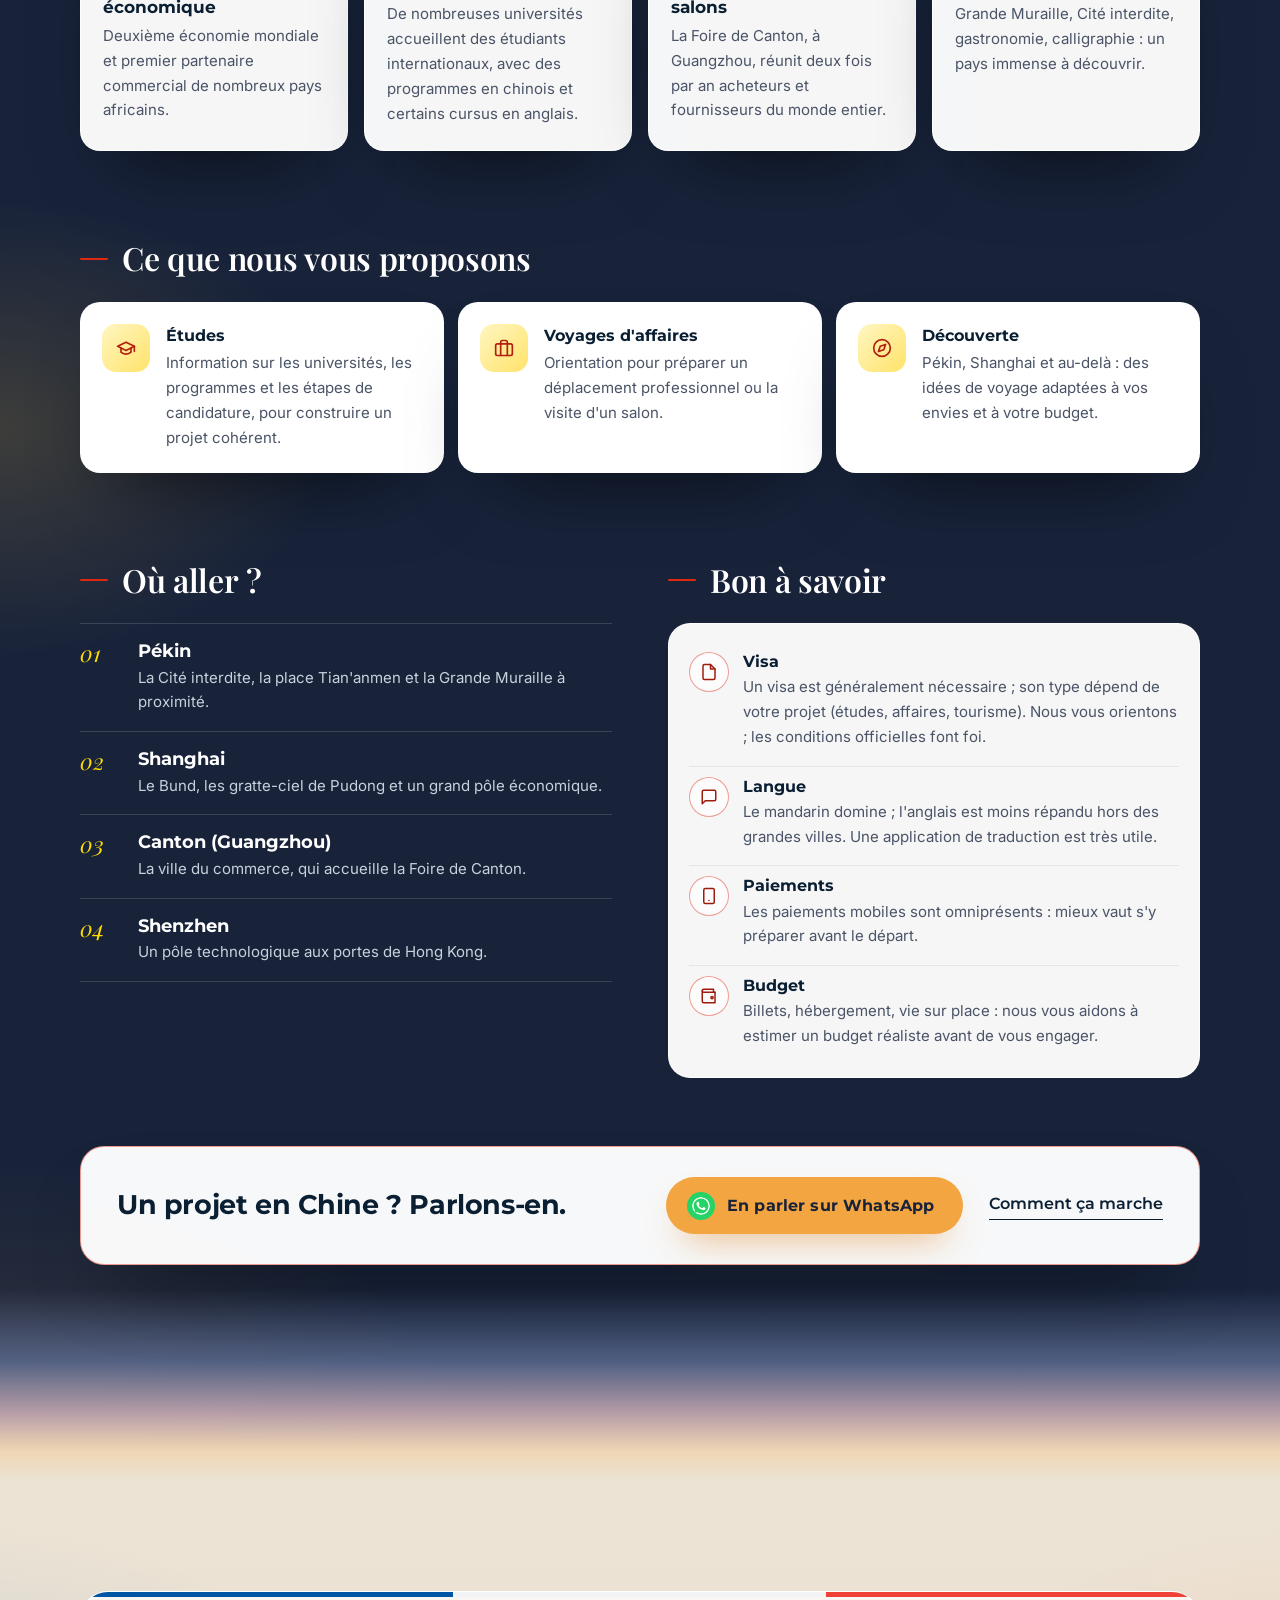
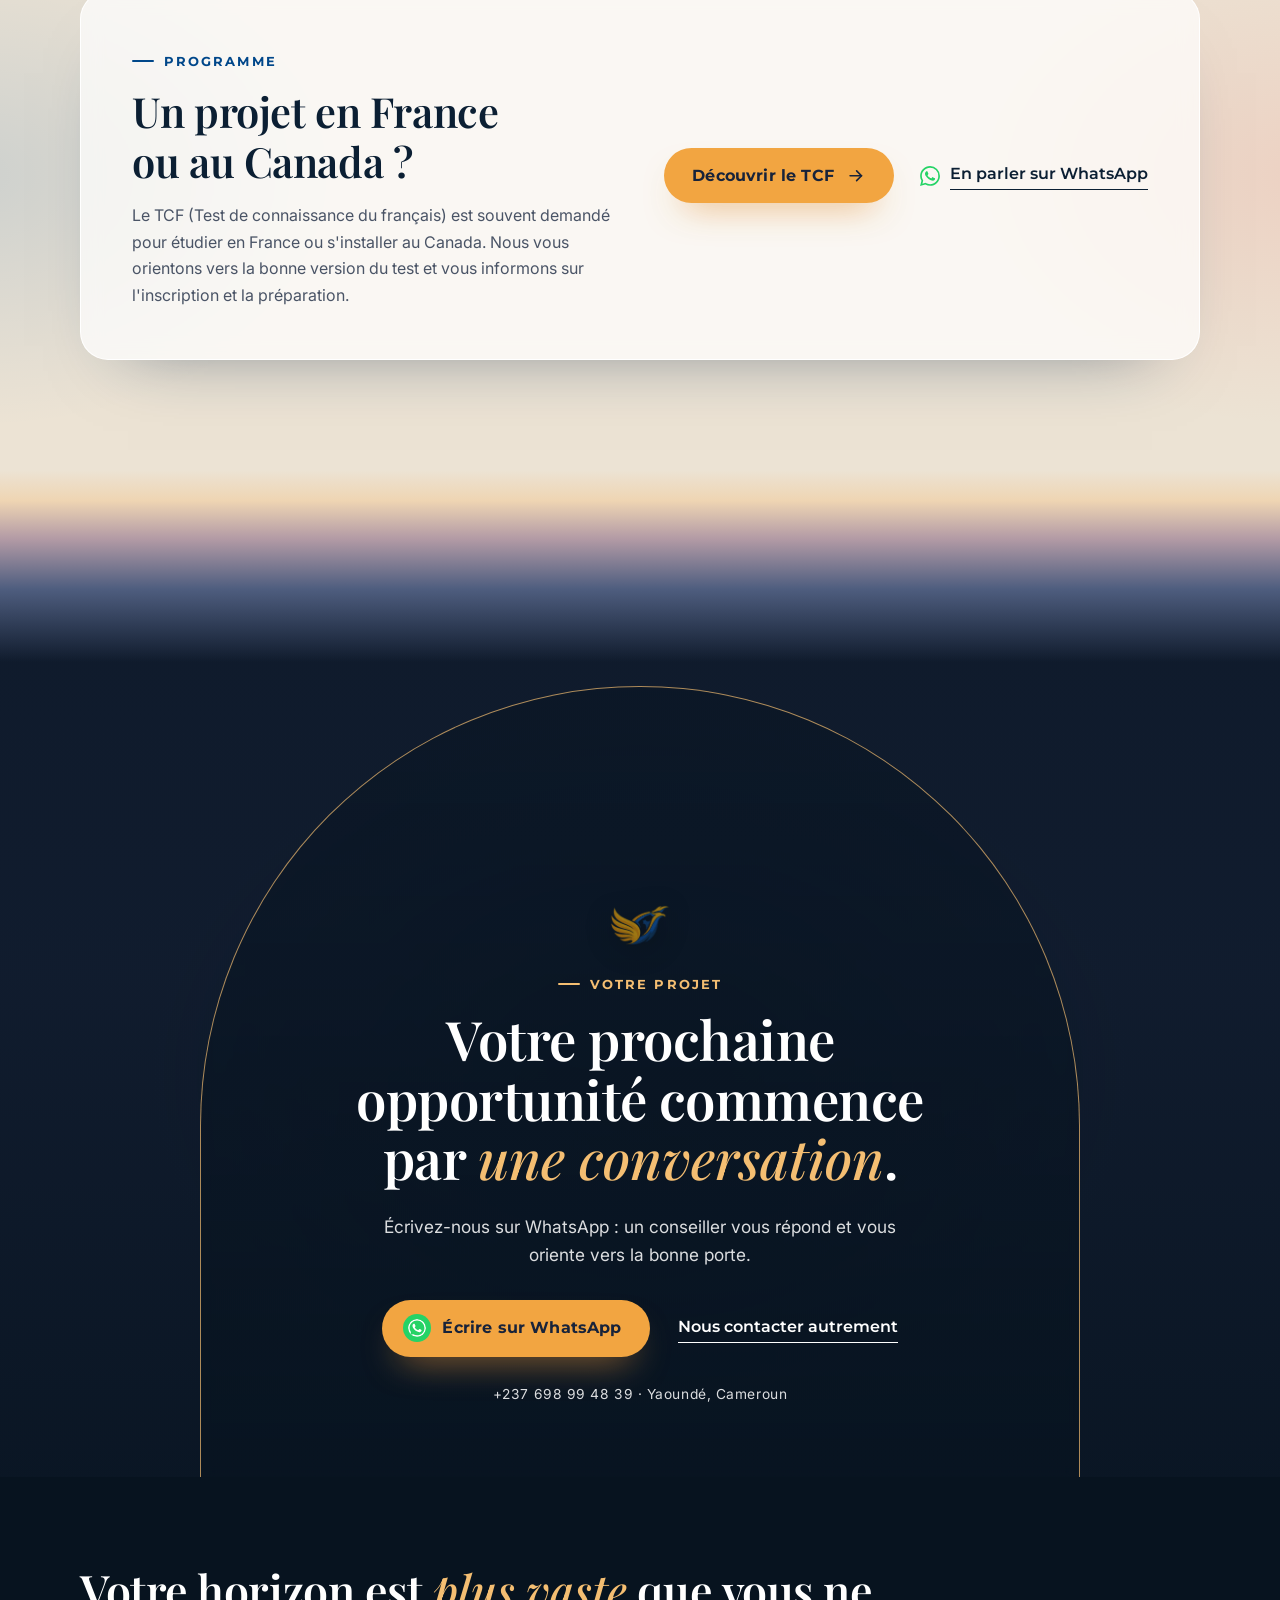
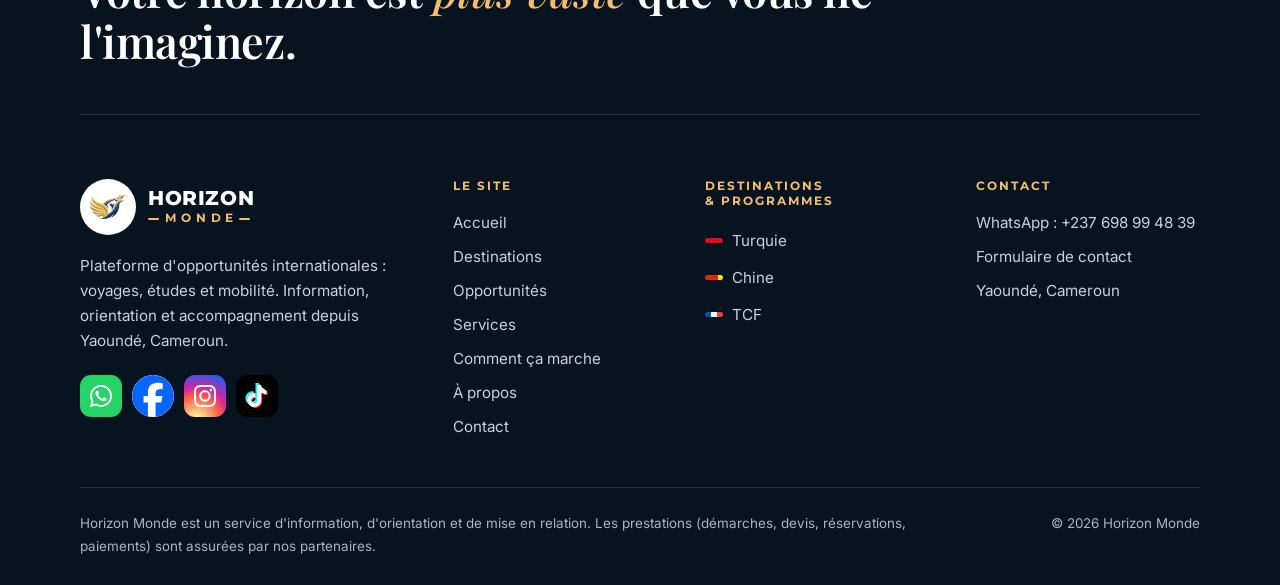
<file: destinations.html>
<!doctype html>
<html lang="fr">
<head>
  <meta charset="utf-8">
  <meta name="viewport" content="width=device-width, initial-scale=1">
  <title>Destinations : Turquie et Chine — Horizon Monde</title>
  <meta name="description" content="Turquie, notre destination phare, et Chine : voyages, études et opportunités. Repères, lieux à découvrir, conseils pratiques et accompagnement avec Horizon Monde.">
  <meta name="theme-color" content="#F7F2EA">

  <meta property="og:type" content="website">
  <meta property="og:locale" content="fr_FR">
  <meta property="og:site_name" content="Horizon Monde">
  <meta property="og:title" content="Destinations : Turquie et Chine — Horizon Monde">
  <meta property="og:description" content="Voyages, études et opportunités en Turquie et en Chine, avec information, orientation et accompagnement.">
  <meta property="og:image" content="assets/img/og-image.jpg">

  <link rel="icon" type="image/png" href="assets/img/favicon.png">
  <link rel="apple-touch-icon" href="assets/img/apple-touch-icon.png">

  <link rel="preconnect" href="https://fonts.googleapis.com">
  <link rel="preconnect" href="https://fonts.gstatic.com" crossorigin>
  <link href="https://fonts.googleapis.com/css2?family=Inter:wght@400;500;600&family=Montserrat:wght@500;600;700;800&family=Playfair+Display:ital,wght@0,500;0,600;0,700;1,500;1,600&display=swap" rel="stylesheet">
  <link rel="stylesheet" href="assets/css/style.css">
  <script>document.documentElement.classList.add("js");</script>
</head>
<body data-page="destinations">
  <a class="skip-link" href="#contenu">Aller au contenu</a>

  <!-- ============ EN-TÊTE (commun à toutes les pages) ============ -->
  <header class="site-header" id="haut">
    <div class="container header-inner">
      <a class="brand" href="index.html" aria-label="Horizon Monde, accueil">
        <img class="brand-emblem" src="assets/img/emblem.png" alt="" width="132" height="93">
        <span class="brand-word">
          <span class="brand-top">Horizon</span>
          <span class="brand-bottom">Monde</span>
        </span>
      </a>

      <button class="nav-toggle" type="button" aria-expanded="false" aria-controls="nav-principale">
        <span class="nav-toggle-bar"></span>
        <span class="visually-hidden">Ouvrir le menu</span>
      </button>

      <nav class="site-nav" id="nav-principale" aria-label="Navigation principale">
        <ul>
          <li><a href="index.html" data-nav="accueil">Accueil</a></li>
          <li><a href="destinations.html" data-nav="destinations">Destinations</a></li>
          <li><a href="opportunites.html" data-nav="opportunites">Opportunités</a></li>
          <li><a href="services.html" data-nav="services">Services</a></li>
          <li><a href="comment-ca-marche.html" data-nav="parcours">Comment ça marche</a></li>
          <li><a href="a-propos.html" data-nav="a-propos">À propos</a></li>
          <li><a href="contact.html" data-nav="contact">Contact</a></li>
        </ul>
        <a class="header-wa" href="contact.html" data-whatsapp data-message="Bonjour Horizon Monde, j'aimerais échanger avec un conseiller.">
          <svg class="icon brand-icon brand-whatsapp" viewBox="0 0 24 24" aria-hidden="true"><path d="M17.472 14.382c-.297-.149-1.758-.867-2.03-.967-.273-.099-.471-.148-.67.15-.197.297-.767.966-.94 1.164-.173.199-.347.223-.644.075-.297-.15-1.255-.463-2.39-1.475-.883-.788-1.48-1.761-1.653-2.059-.173-.297-.018-.458.13-.606.134-.133.298-.347.446-.52.149-.174.198-.298.298-.497.099-.198.05-.371-.025-.52-.075-.149-.669-1.612-.916-2.207-.242-.579-.487-.5-.669-.51-.173-.008-.371-.01-.57-.01-.198 0-.52.074-.792.372-.272.297-1.04 1.016-1.04 2.479 0 1.462 1.065 2.875 1.213 3.074.149.198 2.096 3.2 5.077 4.487.709.306 1.262.489 1.694.625.712.227 1.36.195 1.871.118.571-.085 1.758-.719 2.006-1.413.248-.694.248-1.289.173-1.413-.074-.124-.272-.198-.57-.347m-5.421 7.403h-.004a9.87 9.87 0 01-5.031-1.378l-.361-.214-3.741.982.998-3.648-.235-.374a9.86 9.86 0 01-1.51-5.26c.001-5.45 4.436-9.884 9.888-9.884 2.64 0 5.122 1.03 6.988 2.898a9.825 9.825 0 012.893 6.994c-.003 5.45-4.437 9.884-9.885 9.884m8.413-18.297A11.815 11.815 0 0012.05 0C5.495 0 .16 5.335.157 11.892c0 2.096.547 4.142 1.588 5.945L.057 24l6.305-1.654a11.882 11.882 0 005.683 1.448h.005c6.554 0 11.89-5.335 11.893-11.893a11.821 11.821 0 00-3.48-8.413Z"/></svg>
          WhatsApp
        </a>
      </nav>
    </div>
  </header>

  <main id="contenu">

    <!-- ============ EN-TÊTE DE PAGE ============ -->
    <section class="page-hero has-fade-bottom" aria-labelledby="page-titre">
      <div class="page-hero-photo">
        <picture>
          <source media="(min-width: 768px)" type="image/avif" sizes="64vw"
            srcset="assets/img/photos/turquie-large-1280.avif 1280w, assets/img/photos/turquie-large-2000.avif 2000w">
          <source media="(min-width: 768px)" type="image/webp" sizes="64vw"
            srcset="assets/img/photos/turquie-large-1280.webp 1280w, assets/img/photos/turquie-large-2000.webp 2000w">
          <source type="image/avif" sizes="100vw"
            srcset="assets/img/photos/turquie-arche-480.avif 480w, assets/img/photos/turquie-arche-800.avif 800w">
          <source type="image/webp" sizes="100vw"
            srcset="assets/img/photos/turquie-arche-480.webp 480w, assets/img/photos/turquie-arche-800.webp 800w">
          <img src="assets/img/photos/turquie-large-1280.jpg" width="1280" height="720" fetchpriority="high" decoding="async"
            alt="Istanbul et la tour de Galata dans la lumière dorée de fin de journée.">
        </picture>
      </div>
      <span class="page-hero-label">Istanbul, Turquie</span>
      <div class="container page-hero-inner">
        <div class="page-hero-text">
          <nav class="breadcrumb hero-anim" style="--d:0" aria-label="Fil d'Ariane">
            <a href="index.html">Accueil</a><span aria-hidden="true">/</span><span aria-current="page">Destinations</span>
          </nav>
          <p class="eyebrow hero-anim" style="--d:1">Destinations</p>
          <h1 id="page-titre" class="hero-anim" style="--d:2">Choisissez l'horizon <em>qui vous ressemble</em>.</h1>
          <p class="page-lead hero-anim" style="--d:3">
            La Turquie est aujourd'hui notre destination phare. La Chine ouvre d'autres perspectives,
            des études aux affaires. Découvrez ce que chacune peut vous offrir, puis parlons de votre projet.
          </p>
          <nav class="jump-links hero-anim" style="--d:4" aria-label="Aller à">
            <a class="theme-turquie" href="#turquie"><strong>Turquie</strong><small>Destination phare</small></a>
            <a class="theme-chine" href="#chine"><strong>Chine</strong><small>Études, affaires, découverte</small></a>
            <a class="theme-tcf" href="#tcf"><strong>TCF</strong><small>France, Canada</small></a>
          </nav>
        </div>
      </div>
      <div class="fade-edge fade-edge-bottom" style="--fade-color: var(--ivory)" aria-hidden="true"></div>
    </section>

    <!-- ============ TURQUIE ============ -->
    <section class="section country bg-ivory theme-turquie" id="turquie" aria-labelledby="turquie-titre">
      <div class="container">
        <header class="country-head">
          <div>
            <p class="eyebrow">Destination phare</p>
            <h2 id="turquie-titre" class="country-name">Turquie</h2>
            <p class="country-lead">Entre Europe et Asie, la Turquie conjugue patrimoine exceptionnel, large choix d'universités et bon rapport qualité-prix. C'est aujourd'hui notre destination phare, avec une agence de voyage partenaire pour vous accompagner dans vos démarches.</p>
          </div>
          <dl class="facts" aria-label="Repères">
            <div><dt>Capitale</dt><dd>Ankara</dd></div>
            <div><dt>Langue</dt><dd>Turc</dd></div>
            <div><dt>Monnaie</dt><dd>Livre turque (TRY)</dd></div>
            <div><dt>Indicatif</dt><dd>+90</dd></div>
          </dl>
        </header>

        <div class="mosaic reveal">
          <figure class="mosaic-tile">
            <picture>
              <source type="image/avif" sizes="(min-width: 960px) 680px, 100vw" srcset="assets/img/photos/istanbul-bosphore-480.avif 480w, assets/img/photos/istanbul-bosphore-800.avif 800w, assets/img/photos/istanbul-bosphore-1200.avif 1200w">
              <source type="image/webp" sizes="(min-width: 960px) 680px, 100vw" srcset="assets/img/photos/istanbul-bosphore-480.webp 480w, assets/img/photos/istanbul-bosphore-800.webp 800w, assets/img/photos/istanbul-bosphore-1200.webp 1200w">
              <img src="assets/img/photos/istanbul-bosphore-800.jpg" sizes="(min-width: 960px) 680px, 100vw" srcset="assets/img/photos/istanbul-bosphore-480.jpg 480w, assets/img/photos/istanbul-bosphore-800.jpg 800w, assets/img/photos/istanbul-bosphore-1200.jpg 1200w"
                width="800" height="600" loading="lazy" decoding="async" alt="Istanbul vue depuis le Bosphore, avec ses mosquées et ses ferries.">
            </picture>
            <figcaption>Istanbul, le Bosphore</figcaption>
          </figure>
          <figure class="mosaic-tile">
            <picture>
              <source type="image/avif" sizes="(min-width: 960px) 420px, 50vw" srcset="assets/img/photos/mosquee-bleue-480.avif 480w, assets/img/photos/mosquee-bleue-800.avif 800w">
              <source type="image/webp" sizes="(min-width: 960px) 420px, 50vw" srcset="assets/img/photos/mosquee-bleue-480.webp 480w, assets/img/photos/mosquee-bleue-800.webp 800w">
              <img src="assets/img/photos/mosquee-bleue-800.jpg" sizes="(min-width: 960px) 420px, 50vw" srcset="assets/img/photos/mosquee-bleue-480.jpg 480w, assets/img/photos/mosquee-bleue-800.jpg 800w"
                width="800" height="600" loading="lazy" decoding="async" alt="La Mosquée bleue d&#x27;Istanbul au coucher du soleil.">
            </picture>
            <figcaption>La Mosquée bleue</figcaption>
          </figure>
          <figure class="mosaic-tile">
            <picture>
              <source type="image/avif" sizes="(min-width: 960px) 420px, 50vw" srcset="assets/img/photos/cappadoce-480.avif 480w, assets/img/photos/cappadoce-800.avif 800w">
              <source type="image/webp" sizes="(min-width: 960px) 420px, 50vw" srcset="assets/img/photos/cappadoce-480.webp 480w, assets/img/photos/cappadoce-800.webp 800w">
              <img src="assets/img/photos/cappadoce-800.jpg" sizes="(min-width: 960px) 420px, 50vw" srcset="assets/img/photos/cappadoce-480.jpg 480w, assets/img/photos/cappadoce-800.jpg 800w"
                width="800" height="600" loading="lazy" decoding="async" alt="Des montgolfières colorées au-dessus des cheminées de fées de Cappadoce, au lever du soleil.">
            </picture>
            <figcaption>La Cappadoce</figcaption>
          </figure>
        </div>

        <h3 class="block-title">Pourquoi la Turquie&nbsp;?</h3>
        <div class="why-grid">
          <article class="why-card reveal" style="--i:0">
            <span class="why-icon"><svg class="icon" viewBox="0 0 24 24" aria-hidden="true"><circle cx="12" cy="12" r="10"/><path d="M2 12h20"/><path d="M12 2a15.3 15.3 0 0 1 4 10 15.3 15.3 0 0 1-4 10 15.3 15.3 0 0 1-4-10 15.3 15.3 0 0 1 4-10z"/></svg></span>
            <h4>Entre Europe et Asie</h4>
            <p>Istanbul s'étend sur deux continents, de part et d'autre du Bosphore.</p>
          </article>
          <article class="why-card reveal" style="--i:1">
            <span class="why-icon"><svg class="icon" viewBox="0 0 24 24" aria-hidden="true"><path d="M3 22h18"/><path d="M6 18v-7"/><path d="M10 18v-7"/><path d="M14 18v-7"/><path d="M18 18v-7"/><path d="M12 2l8 5H4z"/></svg></span>
            <h4>Un patrimoine exceptionnel</h4>
            <p>Istanbul, la Cappadoce, Éphèse, Pamukkale : plusieurs sites sont inscrits au patrimoine mondial de l'UNESCO.</p>
          </article>
          <article class="why-card reveal" style="--i:2">
            <span class="why-icon"><svg class="icon" viewBox="0 0 24 24" aria-hidden="true"><path d="M2 3h6a4 4 0 0 1 4 4v14a3 3 0 0 0-3-3H2z"/><path d="M22 3h-6a4 4 0 0 0-4 4v14a3 3 0 0 1 3-3h7z"/></svg></span>
            <h4>Un large choix d'universités</h4>
            <p>Universités publiques et privées, avec de nombreux cursus enseignés en anglais.</p>
          </article>
          <article class="why-card reveal" style="--i:3">
            <span class="why-icon"><svg class="icon" viewBox="0 0 24 24" aria-hidden="true"><path d="M20.6 13.4l-7.2 7.2a2 2 0 0 1-2.8 0L2 12V2h10l8.6 8.6a2 2 0 0 1 0 2.8z"/><path d="M7 7h.01"/></svg></span>
            <h4>Un budget maîtrisé</h4>
            <p>Pour un séjour comme pour la vie étudiante, la Turquie reste une destination au bon rapport qualité-prix.</p>
          </article>
        </div>

        <h3 class="block-title">Ce que nous vous proposons</h3>
        <ul class="offers">
          <li class="offer reveal" style="--i:0">
            <span class="offer-icon"><svg class="icon" viewBox="0 0 24 24" aria-hidden="true"><path d="M17.8 19.2 16 11l3.5-3.5C21 6 21.5 4 21 3c-1-.5-3 0-4.5 1.5L13 8 4.8 6.2c-.5-.1-.9.1-1.1.5l-.3.3c-.2.5-.1 1 .3 1.3L9 12l-2 3H4l-1 1 3 2 2 3 1-1v-3l3-2 3.5 5.3c.3.4.8.5 1.3.3l.5-.2c.4-.3.6-.7.5-1.2z"/></svg></span>
            <div><h4>Voyages &amp; séjours</h4><p>Circuits, séjours en famille ou en groupe, voyages de découverte : nous vous aidons à choisir la formule adaptée à vos envies et à votre budget.</p></div>
          </li>
          <li class="offer reveal" style="--i:1">
            <span class="offer-icon"><svg class="icon" viewBox="0 0 24 24" aria-hidden="true"><path d="M22 10 12 5 2 10l10 5 10-5z"/><path d="M6 12v5c3 3 9 3 12 0v-5"/><path d="M22 10v6"/></svg></span>
            <div><h4>Études &amp; candidatures</h4><p>Choix du programme et de l'université, étapes de candidature, préparation du dossier et estimation du budget étudiant.</p></div>
          </li>
          <li class="offer reveal" style="--i:2">
            <span class="offer-icon"><svg class="icon" viewBox="0 0 24 24" aria-hidden="true"><path d="M12 22s8-4 8-10V5l-8-3-8 3v7c0 6 8 10 8 10z"/><path d="m9 12 2 2 4-4"/></svg></span>
            <div><h4>Démarches accompagnées</h4><p>Devis, réservations et procédures sont assurés par notre agence de voyage partenaire, présentée avant toute démarche.</p></div>
          </li>
        </ul>

        <div class="country-split">
          <div class="places reveal">
            <h3 class="block-title">Où aller&nbsp;?</h3>
            <ol>
            <li><span class="place-num">01</span><div><h4>Istanbul</h4><p>Le Bosphore, Sainte-Sophie, la Mosquée bleue et le Grand Bazar.</p></div></li>
            <li><span class="place-num">02</span><div><h4>Cappadoce</h4><p>Cheminées de fées, habitats troglodytes et montgolfières au lever du soleil.</p></div></li>
            <li><span class="place-num">03</span><div><h4>Antalya</h4><p>La Riviera turque : plages, montagnes et vieille ville de Kaleiçi.</p></div></li>
            <li><span class="place-num">04</span><div><h4>Éphèse</h4><p>L'une des cités antiques les mieux conservées de Méditerranée, près d'Izmir.</p></div></li>
            <li><span class="place-num">05</span><div><h4>Pamukkale</h4><p>Terrasses de travertin blanc et vestiges de l'antique Hiérapolis.</p></div></li>
            </ol>
          </div>
          <div class="know reveal">
            <h3 class="block-title">Bon à savoir</h3>
            <ul>
            <li><span class="know-icon"><svg class="icon" viewBox="0 0 24 24" aria-hidden="true"><path d="M14 2H6a2 2 0 0 0-2 2v16a2 2 0 0 0 2 2h12a2 2 0 0 0 2-2V8z"/><path d="M14 2v6h6"/></svg></span><div><h4>Visa</h4><p>Les conditions dépendent de votre nationalité : visa électronique (e-Visa) pour certains voyageurs, demande à l'ambassade pour d'autres. Nous vous orientons ; les conditions officielles font foi.</p></div></li>
            <li><span class="know-icon"><svg class="icon" viewBox="0 0 24 24" aria-hidden="true"><circle cx="12" cy="12" r="4"/><path d="M12 2v2M12 20v2M4.93 4.93l1.41 1.41M17.66 17.66l1.41 1.41M2 12h2M20 12h2M6.34 17.66l-1.41 1.41M19.07 4.93l-1.41 1.41"/></svg></span><div><h4>Climat</h4><p>Méditerranéen sur les côtes, plus contrasté à l'intérieur : étés chauds, hivers frais à Istanbul et froids en Anatolie centrale.</p></div></li>
            <li><span class="know-icon"><svg class="icon" viewBox="0 0 24 24" aria-hidden="true"><path d="M21 15a2 2 0 0 1-2 2H7l-4 4V5a2 2 0 0 1 2-2h14a2 2 0 0 1 2 2z"/></svg></span><div><h4>Langue</h4><p>Le turc est la langue officielle ; l'anglais est courant dans les lieux touristiques et dans de nombreux cursus universitaires.</p></div></li>
            <li><span class="know-icon"><svg class="icon" viewBox="0 0 24 24" aria-hidden="true"><path d="M20 7H5a2 2 0 0 1 0-4h13v4"/><path d="M3 5v14a2 2 0 0 0 2 2h15V7"/><circle cx="16" cy="14" r="1.5"/></svg></span><div><h4>Budget</h4><p>Billets, hébergement, vie sur place : nous vous aidons à estimer un budget réaliste avant de vous engager.</p></div></li>
            </ul>
          </div>
        </div>

        <div class="country-cta reveal">
          <p>Un projet en Turquie&nbsp;? Parlons-en.</p>
          <div class="country-cta-actions">
            <a class="btn btn-primary" href="contact.html" data-whatsapp data-message="Bonjour Horizon Monde, mon projet concerne la Turquie et j&#x27;aimerais être conseillé(e).">
              <svg class="icon brand-icon brand-whatsapp" viewBox="0 0 24 24" aria-hidden="true"><path d="M17.472 14.382c-.297-.149-1.758-.867-2.03-.967-.273-.099-.471-.148-.67.15-.197.297-.767.966-.94 1.164-.173.199-.347.223-.644.075-.297-.15-1.255-.463-2.39-1.475-.883-.788-1.48-1.761-1.653-2.059-.173-.297-.018-.458.13-.606.134-.133.298-.347.446-.52.149-.174.198-.298.298-.497.099-.198.05-.371-.025-.52-.075-.149-.669-1.612-.916-2.207-.242-.579-.487-.5-.669-.51-.173-.008-.371-.01-.57-.01-.198 0-.52.074-.792.372-.272.297-1.04 1.016-1.04 2.479 0 1.462 1.065 2.875 1.213 3.074.149.198 2.096 3.2 5.077 4.487.709.306 1.262.489 1.694.625.712.227 1.36.195 1.871.118.571-.085 1.758-.719 2.006-1.413.248-.694.248-1.289.173-1.413-.074-.124-.272-.198-.57-.347m-5.421 7.403h-.004a9.87 9.87 0 01-5.031-1.378l-.361-.214-3.741.982.998-3.648-.235-.374a9.86 9.86 0 01-1.51-5.26c.001-5.45 4.436-9.884 9.888-9.884 2.64 0 5.122 1.03 6.988 2.898a9.825 9.825 0 012.893 6.994c-.003 5.45-4.437 9.884-9.885 9.884m8.413-18.297A11.815 11.815 0 0012.05 0C5.495 0 .16 5.335.157 11.892c0 2.096.547 4.142 1.588 5.945L.057 24l6.305-1.654a11.882 11.882 0 005.683 1.448h.005c6.554 0 11.89-5.335 11.893-11.893a11.821 11.821 0 00-3.48-8.413Z"/></svg>
              En parler sur WhatsApp
            </a>
            <a class="btn-link" href="comment-ca-marche.html"><span>Comment ça marche</span></a>
          </div>
        </div>
      </div>
    </section>

    <!-- ============ CHINE ============ -->
    <section class="section country bg-ink theme-chine has-fade-top has-fade-bottom" id="chine" aria-labelledby="chine-titre">
      <div class="fade-edge fade-edge-top" style="--fade-color: var(--ivory)" aria-hidden="true"></div>
      <div class="fade-edge fade-edge-bottom" style="--fade-color: var(--stone)" aria-hidden="true"></div>
      <div class="container">
        <header class="country-head">
          <div>
            <p class="eyebrow">Destination</p>
            <h2 id="chine-titre" class="country-name">Chine</h2>
            <p class="country-lead">Deuxième économie mondiale, la Chine attire de plus en plus d'étudiants et d'entrepreneurs africains. Études, voyages d'affaires ou découverte : nous vous aidons à y voir clair avant de vous lancer.</p>
          </div>
          <dl class="facts" aria-label="Repères">
            <div><dt>Capitale</dt><dd>Pékin</dd></div>
            <div><dt>Langue</dt><dd>Chinois mandarin</dd></div>
            <div><dt>Monnaie</dt><dd>Yuan renminbi (CNY)</dd></div>
            <div><dt>Indicatif</dt><dd>+86</dd></div>
          </dl>
        </header>

        <div class="mosaic reveal">
          <figure class="mosaic-tile">
            <picture>
              <source type="image/avif" sizes="(min-width: 960px) 680px, 100vw" srcset="assets/img/photos/grande-muraille-480.avif 480w, assets/img/photos/grande-muraille-800.avif 800w, assets/img/photos/grande-muraille-1200.avif 1200w">
              <source type="image/webp" sizes="(min-width: 960px) 680px, 100vw" srcset="assets/img/photos/grande-muraille-480.webp 480w, assets/img/photos/grande-muraille-800.webp 800w, assets/img/photos/grande-muraille-1200.webp 1200w">
              <img src="assets/img/photos/grande-muraille-800.jpg" sizes="(min-width: 960px) 680px, 100vw" srcset="assets/img/photos/grande-muraille-480.jpg 480w, assets/img/photos/grande-muraille-800.jpg 800w, assets/img/photos/grande-muraille-1200.jpg 1200w"
                width="800" height="600" loading="lazy" decoding="async" alt="La Grande Muraille serpente sur des collines aux couleurs d&#x27;automne.">
            </picture>
            <figcaption>La Grande Muraille</figcaption>
          </figure>
          <figure class="mosaic-tile">
            <picture>
              <source type="image/avif" sizes="(min-width: 960px) 420px, 50vw" srcset="assets/img/photos/chine-480.avif 480w, assets/img/photos/chine-720.avif 720w, assets/img/photos/chine-1080.avif 1080w">
              <source type="image/webp" sizes="(min-width: 960px) 420px, 50vw" srcset="assets/img/photos/chine-480.webp 480w, assets/img/photos/chine-720.webp 720w, assets/img/photos/chine-1080.webp 1080w">
              <img src="assets/img/photos/chine-720.jpg" sizes="(min-width: 960px) 420px, 50vw" srcset="assets/img/photos/chine-480.jpg 480w, assets/img/photos/chine-720.jpg 720w, assets/img/photos/chine-1080.jpg 1080w"
                width="800" height="600" loading="lazy" decoding="async" alt="La skyline de Shanghai se reflète dans le fleuve à l&#x27;aube.">
            </picture>
            <figcaption>Shanghai</figcaption>
          </figure>
          <figure class="mosaic-tile">
            <picture>
              <source type="image/avif" sizes="(min-width: 960px) 420px, 50vw" srcset="assets/img/photos/cite-interdite-480.avif 480w, assets/img/photos/cite-interdite-800.avif 800w">
              <source type="image/webp" sizes="(min-width: 960px) 420px, 50vw" srcset="assets/img/photos/cite-interdite-480.webp 480w, assets/img/photos/cite-interdite-800.webp 800w">
              <img src="assets/img/photos/cite-interdite-800.jpg" sizes="(min-width: 960px) 420px, 50vw" srcset="assets/img/photos/cite-interdite-480.jpg 480w, assets/img/photos/cite-interdite-800.jpg 800w"
                width="800" height="600" loading="lazy" decoding="async" alt="La Cité interdite à Pékin, sous un ciel bleu.">
            </picture>
            <figcaption>La Cité interdite, Pékin</figcaption>
          </figure>
        </div>

        <h3 class="block-title">Pourquoi la Chine&nbsp;?</h3>
        <div class="why-grid">
          <article class="why-card reveal" style="--i:0">
            <span class="why-icon"><svg class="icon" viewBox="0 0 24 24" aria-hidden="true"><path d="m22 7-8.5 8.5-5-5L2 17"/><path d="M16 7h6v6"/></svg></span>
            <h4>Une puissance économique</h4>
            <p>Deuxième économie mondiale et premier partenaire commercial de nombreux pays africains.</p>
          </article>
          <article class="why-card reveal" style="--i:1">
            <span class="why-icon"><svg class="icon" viewBox="0 0 24 24" aria-hidden="true"><path d="M22 10 12 5 2 10l10 5 10-5z"/><path d="M6 12v5c3 3 9 3 12 0v-5"/><path d="M22 10v6"/></svg></span>
            <h4>Un pôle d'études</h4>
            <p>De nombreuses universités accueillent des étudiants internationaux, avec des programmes en chinois et certains cursus en anglais.</p>
          </article>
          <article class="why-card reveal" style="--i:2">
            <span class="why-icon"><svg class="icon" viewBox="0 0 24 24" aria-hidden="true"><rect x="2" y="7" width="20" height="14" rx="2"/><path d="M16 21V5a2 2 0 0 0-2-2h-4a2 2 0 0 0-2 2v16"/></svg></span>
            <h4>Le commerce et les salons</h4>
            <p>La Foire de Canton, à Guangzhou, réunit deux fois par an acheteurs et fournisseurs du monde entier.</p>
          </article>
          <article class="why-card reveal" style="--i:3">
            <span class="why-icon"><svg class="icon" viewBox="0 0 24 24" aria-hidden="true"><path d="M3 22h18"/><path d="M6 18v-7"/><path d="M10 18v-7"/><path d="M14 18v-7"/><path d="M18 18v-7"/><path d="M12 2l8 5H4z"/></svg></span>
            <h4>Une culture millénaire</h4>
            <p>Grande Muraille, Cité interdite, gastronomie, calligraphie : un pays immense à découvrir.</p>
          </article>
        </div>

        <h3 class="block-title">Ce que nous vous proposons</h3>
        <ul class="offers">
          <li class="offer reveal" style="--i:0">
            <span class="offer-icon"><svg class="icon" viewBox="0 0 24 24" aria-hidden="true"><path d="M22 10 12 5 2 10l10 5 10-5z"/><path d="M6 12v5c3 3 9 3 12 0v-5"/><path d="M22 10v6"/></svg></span>
            <div><h4>Études</h4><p>Information sur les universités, les programmes et les étapes de candidature, pour construire un projet cohérent.</p></div>
          </li>
          <li class="offer reveal" style="--i:1">
            <span class="offer-icon"><svg class="icon" viewBox="0 0 24 24" aria-hidden="true"><rect x="2" y="7" width="20" height="14" rx="2"/><path d="M16 21V5a2 2 0 0 0-2-2h-4a2 2 0 0 0-2 2v16"/></svg></span>
            <div><h4>Voyages d'affaires</h4><p>Orientation pour préparer un déplacement professionnel ou la visite d'un salon.</p></div>
          </li>
          <li class="offer reveal" style="--i:2">
            <span class="offer-icon"><svg class="icon" viewBox="0 0 24 24" aria-hidden="true"><circle cx="12" cy="12" r="10"/><path d="m16.24 7.76-2.12 6.36-6.36 2.12 2.12-6.36z"/></svg></span>
            <div><h4>Découverte</h4><p>Pékin, Shanghai et au-delà : des idées de voyage adaptées à vos envies et à votre budget.</p></div>
          </li>
        </ul>

        <div class="country-split">
          <div class="places reveal">
            <h3 class="block-title">Où aller&nbsp;?</h3>
            <ol>
            <li><span class="place-num">01</span><div><h4>Pékin</h4><p>La Cité interdite, la place Tian'anmen et la Grande Muraille à proximité.</p></div></li>
            <li><span class="place-num">02</span><div><h4>Shanghai</h4><p>Le Bund, les gratte-ciel de Pudong et un grand pôle économique.</p></div></li>
            <li><span class="place-num">03</span><div><h4>Canton (Guangzhou)</h4><p>La ville du commerce, qui accueille la Foire de Canton.</p></div></li>
            <li><span class="place-num">04</span><div><h4>Shenzhen</h4><p>Un pôle technologique aux portes de Hong Kong.</p></div></li>
            </ol>
          </div>
          <div class="know reveal">
            <h3 class="block-title">Bon à savoir</h3>
            <ul>
            <li><span class="know-icon"><svg class="icon" viewBox="0 0 24 24" aria-hidden="true"><path d="M14 2H6a2 2 0 0 0-2 2v16a2 2 0 0 0 2 2h12a2 2 0 0 0 2-2V8z"/><path d="M14 2v6h6"/></svg></span><div><h4>Visa</h4><p>Un visa est généralement nécessaire ; son type dépend de votre projet (études, affaires, tourisme). Nous vous orientons ; les conditions officielles font foi.</p></div></li>
            <li><span class="know-icon"><svg class="icon" viewBox="0 0 24 24" aria-hidden="true"><path d="M21 15a2 2 0 0 1-2 2H7l-4 4V5a2 2 0 0 1 2-2h14a2 2 0 0 1 2 2z"/></svg></span><div><h4>Langue</h4><p>Le mandarin domine ; l'anglais est moins répandu hors des grandes villes. Une application de traduction est très utile.</p></div></li>
            <li><span class="know-icon"><svg class="icon" viewBox="0 0 24 24" aria-hidden="true"><rect x="5" y="2" width="14" height="20" rx="2"/><path d="M12 18h.01"/></svg></span><div><h4>Paiements</h4><p>Les paiements mobiles sont omniprésents : mieux vaut s'y préparer avant le départ.</p></div></li>
            <li><span class="know-icon"><svg class="icon" viewBox="0 0 24 24" aria-hidden="true"><path d="M20 7H5a2 2 0 0 1 0-4h13v4"/><path d="M3 5v14a2 2 0 0 0 2 2h15V7"/><circle cx="16" cy="14" r="1.5"/></svg></span><div><h4>Budget</h4><p>Billets, hébergement, vie sur place : nous vous aidons à estimer un budget réaliste avant de vous engager.</p></div></li>
            </ul>
          </div>
        </div>

        <div class="country-cta reveal">
          <p>Un projet en Chine&nbsp;? Parlons-en.</p>
          <div class="country-cta-actions">
            <a class="btn btn-primary" href="contact.html" data-whatsapp data-message="Bonjour Horizon Monde, mon projet concerne la Chine et j&#x27;aimerais être conseillé(e).">
              <svg class="icon brand-icon brand-whatsapp" viewBox="0 0 24 24" aria-hidden="true"><path d="M17.472 14.382c-.297-.149-1.758-.867-2.03-.967-.273-.099-.471-.148-.67.15-.197.297-.767.966-.94 1.164-.173.199-.347.223-.644.075-.297-.15-1.255-.463-2.39-1.475-.883-.788-1.48-1.761-1.653-2.059-.173-.297-.018-.458.13-.606.134-.133.298-.347.446-.52.149-.174.198-.298.298-.497.099-.198.05-.371-.025-.52-.075-.149-.669-1.612-.916-2.207-.242-.579-.487-.5-.669-.51-.173-.008-.371-.01-.57-.01-.198 0-.52.074-.792.372-.272.297-1.04 1.016-1.04 2.479 0 1.462 1.065 2.875 1.213 3.074.149.198 2.096 3.2 5.077 4.487.709.306 1.262.489 1.694.625.712.227 1.36.195 1.871.118.571-.085 1.758-.719 2.006-1.413.248-.694.248-1.289.173-1.413-.074-.124-.272-.198-.57-.347m-5.421 7.403h-.004a9.87 9.87 0 01-5.031-1.378l-.361-.214-3.741.982.998-3.648-.235-.374a9.86 9.86 0 01-1.51-5.26c.001-5.45 4.436-9.884 9.888-9.884 2.64 0 5.122 1.03 6.988 2.898a9.825 9.825 0 012.893 6.994c-.003 5.45-4.437 9.884-9.885 9.884m8.413-18.297A11.815 11.815 0 0012.05 0C5.495 0 .16 5.335.157 11.892c0 2.096.547 4.142 1.588 5.945L.057 24l6.305-1.654a11.882 11.882 0 005.683 1.448h.005c6.554 0 11.89-5.335 11.893-11.893a11.821 11.821 0 00-3.48-8.413Z"/></svg>
              En parler sur WhatsApp
            </a>
            <a class="btn-link" href="comment-ca-marche.html"><span>Comment ça marche</span></a>
          </div>
        </div>
      </div>
    </section>

    <!-- ============ TCF ============ -->
    <section class="section bg-stone tcf-bridge theme-tcf" id="tcf" aria-labelledby="tcf-titre">
      <div class="container">
        <div class="tcf-panel reveal">
          <div>
            <p class="eyebrow">Programme</p>
            <h2 id="tcf-titre">Un projet en France ou au Canada&nbsp;?</h2>
            <p>
              Le TCF (Test de connaissance du français) est souvent demandé pour étudier en France ou
              s'installer au Canada. Nous vous orientons vers la bonne version du test et vous informons
              sur l'inscription et la préparation.
            </p>
          </div>
          <div class="tcf-actions">
            <a class="btn btn-primary" href="services.html#tcf">
              Découvrir le TCF
              <svg class="icon btn-arrow" viewBox="0 0 24 24" aria-hidden="true"><path d="M5 12h14"/><path d="m13 6 6 6-6 6"/></svg>
            </a>
            <a class="btn-link" href="contact.html" data-whatsapp data-message="Bonjour Horizon Monde, j'aimerais avoir des informations sur le TCF.">
              <svg class="icon brand-icon brand-whatsapp" viewBox="0 0 24 24" aria-hidden="true"><path d="M17.472 14.382c-.297-.149-1.758-.867-2.03-.967-.273-.099-.471-.148-.67.15-.197.297-.767.966-.94 1.164-.173.199-.347.223-.644.075-.297-.15-1.255-.463-2.39-1.475-.883-.788-1.48-1.761-1.653-2.059-.173-.297-.018-.458.13-.606.134-.133.298-.347.446-.52.149-.174.198-.298.298-.497.099-.198.05-.371-.025-.52-.075-.149-.669-1.612-.916-2.207-.242-.579-.487-.5-.669-.51-.173-.008-.371-.01-.57-.01-.198 0-.52.074-.792.372-.272.297-1.04 1.016-1.04 2.479 0 1.462 1.065 2.875 1.213 3.074.149.198 2.096 3.2 5.077 4.487.709.306 1.262.489 1.694.625.712.227 1.36.195 1.871.118.571-.085 1.758-.719 2.006-1.413.248-.694.248-1.289.173-1.413-.074-.124-.272-.198-.57-.347m-5.421 7.403h-.004a9.87 9.87 0 01-5.031-1.378l-.361-.214-3.741.982.998-3.648-.235-.374a9.86 9.86 0 01-1.51-5.26c.001-5.45 4.436-9.884 9.888-9.884 2.64 0 5.122 1.03 6.988 2.898a9.825 9.825 0 012.893 6.994c-.003 5.45-4.437 9.884-9.885 9.884m8.413-18.297A11.815 11.815 0 0012.05 0C5.495 0 .16 5.335.157 11.892c0 2.096.547 4.142 1.588 5.945L.057 24l6.305-1.654a11.882 11.882 0 005.683 1.448h.005c6.554 0 11.89-5.335 11.893-11.893a11.821 11.821 0 00-3.48-8.413Z"/></svg>
              <span>En parler sur WhatsApp</span>
            </a>
          </div>
        </div>
      </div>
    </section>

    <!-- ============ APPEL FINAL ============ -->
    <section class="section bg-photo closing has-fade-top" aria-labelledby="cta-titre">
      <div class="fade-edge fade-edge-top" style="--fade-color: var(--stone)" aria-hidden="true"></div>
      <picture class="closing-bg">
        <source media="(min-width: 768px)" type="image/avif" sizes="100vw"
          srcset="assets/img/photos/porte-large-1280.avif 1280w, assets/img/photos/porte-large-2000.avif 2000w">
        <source media="(min-width: 768px)" type="image/webp" sizes="100vw"
          srcset="assets/img/photos/porte-large-1280.webp 1280w, assets/img/photos/porte-large-2000.webp 2000w">
        <source media="(min-width: 768px)" sizes="100vw"
          srcset="assets/img/photos/porte-large-1280.jpg 1280w, assets/img/photos/porte-large-2000.jpg 2000w">
        <source type="image/avif" sizes="100vw"
          srcset="assets/img/photos/porte-mobile-600.avif 600w, assets/img/photos/porte-mobile-900.avif 900w">
        <source type="image/webp" sizes="100vw"
          srcset="assets/img/photos/porte-mobile-600.webp 600w, assets/img/photos/porte-mobile-900.webp 900w">
        <img src="assets/img/photos/porte-mobile-600.jpg" alt="" width="600" height="800" loading="lazy" decoding="async">
      </picture>
      <div class="container">
        <div class="closing-arch reveal">
          <img class="closing-emblem" src="assets/img/emblem.png" alt="" width="132" height="93" loading="lazy" decoding="async">
          <p class="eyebrow">Votre projet</p>
          <h2 id="cta-titre">Votre prochaine opportunité commence par <em>une conversation</em>.</h2>
          <p class="closing-lead">Écrivez-nous sur WhatsApp : un conseiller vous répond et vous oriente vers la bonne porte.</p>
          <div class="closing-actions">
            <a class="btn btn-primary" href="contact.html" data-whatsapp data-message="Bonjour Horizon Monde, j'aimerais parler de mon projet avec un conseiller.">
              <svg class="icon brand-icon brand-whatsapp" viewBox="0 0 24 24" aria-hidden="true"><path d="M17.472 14.382c-.297-.149-1.758-.867-2.03-.967-.273-.099-.471-.148-.67.15-.197.297-.767.966-.94 1.164-.173.199-.347.223-.644.075-.297-.15-1.255-.463-2.39-1.475-.883-.788-1.48-1.761-1.653-2.059-.173-.297-.018-.458.13-.606.134-.133.298-.347.446-.52.149-.174.198-.298.298-.497.099-.198.05-.371-.025-.52-.075-.149-.669-1.612-.916-2.207-.242-.579-.487-.5-.669-.51-.173-.008-.371-.01-.57-.01-.198 0-.52.074-.792.372-.272.297-1.04 1.016-1.04 2.479 0 1.462 1.065 2.875 1.213 3.074.149.198 2.096 3.2 5.077 4.487.709.306 1.262.489 1.694.625.712.227 1.36.195 1.871.118.571-.085 1.758-.719 2.006-1.413.248-.694.248-1.289.173-1.413-.074-.124-.272-.198-.57-.347m-5.421 7.403h-.004a9.87 9.87 0 01-5.031-1.378l-.361-.214-3.741.982.998-3.648-.235-.374a9.86 9.86 0 01-1.51-5.26c.001-5.45 4.436-9.884 9.888-9.884 2.64 0 5.122 1.03 6.988 2.898a9.825 9.825 0 012.893 6.994c-.003 5.45-4.437 9.884-9.885 9.884m8.413-18.297A11.815 11.815 0 0012.05 0C5.495 0 .16 5.335.157 11.892c0 2.096.547 4.142 1.588 5.945L.057 24l6.305-1.654a11.882 11.882 0 005.683 1.448h.005c6.554 0 11.89-5.335 11.893-11.893a11.821 11.821 0 00-3.48-8.413Z"/></svg>
              Écrire sur WhatsApp
            </a>
            <a class="btn-link" href="contact.html"><span>Nous contacter autrement</span></a>
          </div>
          <p class="closing-note">+237 698 99 48 39 · Yaoundé, Cameroun</p>
        </div>
      </div>
    </section>
  </main>

  <!-- ============ PIED DE PAGE (commun à toutes les pages) ============ -->
  <footer class="site-footer">
    <div class="container">
      <p class="footer-statement">Votre horizon est <em>plus vaste</em> que vous ne l'imaginez.</p>

      <div class="footer-grid">
        <div class="footer-brand">
          <a class="footer-logo" href="index.html" aria-label="Horizon Monde, accueil">
            <span class="footer-emblem"><img src="assets/img/emblem.png" alt="" width="132" height="93" loading="lazy" decoding="async"></span>
            <span class="brand-word">
              <span class="brand-top">Horizon</span>
              <span class="brand-bottom">Monde</span>
            </span>
          </a>
          <p>Plateforme d'opportunités internationales : voyages, études et mobilité. Information, orientation et accompagnement depuis Yaoundé, Cameroun.</p>
          <ul class="footer-social" aria-label="Réseaux sociaux">
            <li><a class="brand-tile-whatsapp" href="contact.html" data-whatsapp data-message="Bonjour Horizon Monde !" aria-label="WhatsApp"><svg class="icon brand-icon brand-whatsapp" viewBox="0 0 24 24" aria-hidden="true"><path d="M17.472 14.382c-.297-.149-1.758-.867-2.03-.967-.273-.099-.471-.148-.67.15-.197.297-.767.966-.94 1.164-.173.199-.347.223-.644.075-.297-.15-1.255-.463-2.39-1.475-.883-.788-1.48-1.761-1.653-2.059-.173-.297-.018-.458.13-.606.134-.133.298-.347.446-.52.149-.174.198-.298.298-.497.099-.198.05-.371-.025-.52-.075-.149-.669-1.612-.916-2.207-.242-.579-.487-.5-.669-.51-.173-.008-.371-.01-.57-.01-.198 0-.52.074-.792.372-.272.297-1.04 1.016-1.04 2.479 0 1.462 1.065 2.875 1.213 3.074.149.198 2.096 3.2 5.077 4.487.709.306 1.262.489 1.694.625.712.227 1.36.195 1.871.118.571-.085 1.758-.719 2.006-1.413.248-.694.248-1.289.173-1.413-.074-.124-.272-.198-.57-.347m-5.421 7.403h-.004a9.87 9.87 0 01-5.031-1.378l-.361-.214-3.741.982.998-3.648-.235-.374a9.86 9.86 0 01-1.51-5.26c.001-5.45 4.436-9.884 9.888-9.884 2.64 0 5.122 1.03 6.988 2.898a9.825 9.825 0 012.893 6.994c-.003 5.45-4.437 9.884-9.885 9.884m8.413-18.297A11.815 11.815 0 0012.05 0C5.495 0 .16 5.335.157 11.892c0 2.096.547 4.142 1.588 5.945L.057 24l6.305-1.654a11.882 11.882 0 005.683 1.448h.005c6.554 0 11.89-5.335 11.893-11.893a11.821 11.821 0 00-3.48-8.413Z"/></svg></a></li>
            <li><a class="brand-tile-facebook" data-social="facebook" href="#" target="_blank" rel="noopener" aria-label="Facebook"><svg class="icon brand-icon brand-facebook" viewBox="0 0 24 24" aria-hidden="true"><path d="M9.101 23.691v-7.98H6.627v-3.667h2.474v-1.58c0-4.085 1.848-5.978 5.858-5.978.401 0 .955.042 1.468.103a8.68 8.68 0 0 1 1.141.195v3.325a8.623 8.623 0 0 0-.653-.036 26.805 26.805 0 0 0-.733-.009c-.707 0-1.259.096-1.675.309a1.686 1.686 0 0 0-.679.622c-.258.42-.374.995-.374 1.752v1.297h3.919l-.386 2.103-.287 1.564h-3.246v8.245C19.396 23.238 24 18.179 24 12.044c0-6.627-5.373-12-12-12s-12 5.373-12 12c0 5.628 3.874 10.35 9.101 11.647Z"/></svg></a></li>
            <li><a class="brand-tile-instagram" data-social="instagram" href="#" target="_blank" rel="noopener" aria-label="Instagram"><svg class="icon brand-icon brand-instagram" viewBox="0 0 24 24" aria-hidden="true"><path d="M7.0301.084c-1.2768.0602-2.1487.264-2.911.5634-.7888.3075-1.4575.72-2.1228 1.3877-.6652.6677-1.075 1.3368-1.3802 2.127-.2954.7638-.4956 1.6365-.552 2.914-.0564 1.2775-.0689 1.6882-.0626 4.947.0062 3.2586.0206 3.6671.0825 4.9473.061 1.2765.264 2.1482.5635 2.9107.308.7889.72 1.4573 1.388 2.1228.6679.6655 1.3365 1.0743 2.1285 1.38.7632.295 1.6361.4961 2.9134.552 1.2773.056 1.6884.069 4.9462.0627 3.2578-.0062 3.668-.0207 4.9478-.0814 1.28-.0607 2.147-.2652 2.9098-.5633.7889-.3086 1.4578-.72 2.1228-1.3881.665-.6682 1.0745-1.3378 1.3795-2.1284.2957-.7632.4966-1.636.552-2.9124.056-1.2809.0692-1.6898.063-4.948-.0063-3.2583-.021-3.6668-.0817-4.9465-.0607-1.2797-.264-2.1487-.5633-2.9117-.3084-.7889-.72-1.4568-1.3876-2.1228C21.2982 1.33 20.628.9208 19.8378.6165 19.074.321 18.2017.1197 16.9244.0645 15.6471.0093 15.236-.005 11.977.0014 8.718.0076 8.31.0215 7.0301.0839m.1402 21.6932c-1.17-.0509-1.8053-.2453-2.2287-.408-.5606-.216-.96-.4771-1.3819-.895-.422-.4178-.6811-.8186-.9-1.378-.1644-.4234-.3624-1.058-.4171-2.228-.0595-1.2645-.072-1.6442-.079-4.848-.007-3.2037.0053-3.583.0607-4.848.05-1.169.2456-1.805.408-2.2282.216-.5613.4762-.96.895-1.3816.4188-.4217.8184-.6814 1.3783-.9003.423-.1651 1.0575-.3614 2.227-.4171 1.2655-.06 1.6447-.072 4.848-.079 3.2033-.007 3.5835.005 4.8495.0608 1.169.0508 1.8053.2445 2.228.408.5608.216.96.4754 1.3816.895.4217.4194.6816.8176.9005 1.3787.1653.4217.3617 1.056.4169 2.2263.0602 1.2655.0739 1.645.0796 4.848.0058 3.203-.0055 3.5834-.061 4.848-.051 1.17-.245 1.8055-.408 2.2294-.216.5604-.4763.96-.8954 1.3814-.419.4215-.8181.6811-1.3783.9-.4224.1649-1.0577.3617-2.2262.4174-1.2656.0595-1.6448.072-4.8493.079-3.2045.007-3.5825-.006-4.848-.0608M16.953 5.5864A1.44 1.44 0 1 0 18.39 4.144a1.44 1.44 0 0 0-1.437 1.4424M5.8385 12.012c.0067 3.4032 2.7706 6.1557 6.173 6.1493 3.4026-.0065 6.157-2.7701 6.1506-6.1733-.0065-3.4032-2.771-6.1565-6.174-6.1498-3.403.0067-6.156 2.771-6.1496 6.1738M8 12.0077a4 4 0 1 1 4.008 3.9921A3.9996 3.9996 0 0 1 8 12.0077"/></svg></a></li>
            <li><a class="brand-tile-tiktok" data-social="tiktok" href="#" target="_blank" rel="noopener" aria-label="TikTok"><svg class="icon brand-icon brand-tiktok" viewBox="0 0 24 24" aria-hidden="true"><path d="M12.525.02c1.31-.02 2.61-.01 3.91-.02.08 1.53.63 3.09 1.75 4.17 1.12 1.11 2.7 1.62 4.24 1.79v4.03c-1.44-.05-2.89-.35-4.2-.97-.57-.26-1.1-.59-1.62-.93-.01 2.92.01 5.84-.02 8.75-.08 1.4-.54 2.79-1.35 3.94-1.31 1.92-3.58 3.17-5.91 3.21-1.43.08-2.86-.31-4.08-1.03-2.02-1.19-3.44-3.37-3.65-5.71-.02-.5-.03-1-.01-1.49.18-1.9 1.12-3.72 2.58-4.96 1.66-1.44 3.98-2.13 6.15-1.72.02 1.48-.04 2.96-.04 4.44-.99-.32-2.15-.23-3.02.37-.63.41-1.11 1.04-1.36 1.75-.21.51-.15 1.07-.14 1.61.24 1.64 1.82 3.02 3.5 2.87 1.12-.01 2.19-.66 2.77-1.61.19-.33.4-.67.41-1.06.1-1.79.06-3.57.07-5.36.01-4.03-.01-8.05.02-12.07z"/></svg></a></li>
            <li><a class="brand-tile-threads" data-social="threads" href="#" target="_blank" rel="noopener" aria-label="Threads"><svg class="icon brand-icon brand-threads" viewBox="0 0 24 24" aria-hidden="true"><path d="M18.263 11.097c-.03-3.486-1.92-5.586-5.111-5.586-2.13 0-3.922.963-4.863 2.499l2.062 1.438c.535-.843 1.272-1.543 2.628-1.543 1.528 0 2.318.85 2.544 2.431a15 15 0 0 0-2.236-.173c-4.125 0-6.068 1.867-6.068 4.336s1.943 3.99 4.804 3.99c3.139 0 5.013-2.115 5.781-4.735.798.361 1.348 1.204 1.348 2.47 0 3.387-3.907 5.232-7.22 5.232-4.885 0-8.077-3.207-8.077-8.424 0-6.392 4.223-10.487 9.9-10.487 3.808 0 5.69 1.671 6.97 3.914l2.108-1.475C21.44 2.078 18.331 0 13.663 0 6.227 0 1.168 5.277 1.168 12.934c0 7 4.953 11.066 10.856 11.066 4.878 0 9.809-2.846 9.809-7.716 0-2.545-1.46-4.231-3.569-5.187m-6.33 4.855c-1.077 0-2.026-.512-2.026-1.453 0-1.483 1.822-1.934 3.606-1.934.678 0 1.34.045 1.927.173-.422 1.927-1.671 3.215-3.508 3.214Z"/></svg></a></li>
            <li><a class="brand-tile-youtube" data-social="youtube" href="#" target="_blank" rel="noopener" aria-label="YouTube"><svg class="icon brand-icon brand-youtube" viewBox="0 0 24 24" aria-hidden="true"><path d="M23.498 6.186a3.016 3.016 0 0 0-2.122-2.136C19.505 3.545 12 3.545 12 3.545s-7.505 0-9.377.505A3.017 3.017 0 0 0 .502 6.186C0 8.07 0 12 0 12s0 3.93.502 5.814a3.016 3.016 0 0 0 2.122 2.136c1.871.505 9.376.505 9.376.505s7.505 0 9.377-.505a3.015 3.015 0 0 0 2.122-2.136C24 15.93 24 12 24 12s0-3.93-.502-5.814zM9.545 15.568V8.432L15.818 12l-6.273 3.568z"/></svg></a></li>
          </ul>
        </div>

        <nav aria-label="Pages du site">
          <h2 class="footer-title">Le site</h2>
          <ul class="footer-links">
            <li><a href="index.html">Accueil</a></li>
            <li><a href="destinations.html">Destinations</a></li>
            <li><a href="opportunites.html">Opportunités</a></li>
            <li><a href="services.html">Services</a></li>
            <li><a href="comment-ca-marche.html">Comment ça marche</a></li>
            <li><a href="a-propos.html">À propos</a></li>
            <li><a href="contact.html">Contact</a></li>
          </ul>
        </nav>

        <div>
          <h2 class="footer-title">Destinations &amp; programmes</h2>
          <ul class="footer-links">
            <li><a class="theme-turquie" href="destinations.html#turquie">Turquie</a></li>
            <li><a class="theme-chine" href="destinations.html#chine">Chine</a></li>
            <li><a class="theme-tcf" href="services.html#tcf">TCF</a></li>
          </ul>
        </div>

        <div>
          <h2 class="footer-title">Contact</h2>
          <ul class="footer-links">
            <li><a href="contact.html" data-whatsapp data-message="Bonjour Horizon Monde !">WhatsApp : <span class="nowrap">+237 698 99 48 39</span></a></li>
            <li><a href="contact.html#formulaire">Formulaire de contact</a></li>
            <li>Yaoundé, Cameroun</li>
          </ul>
        </div>
      </div>

      <div class="footer-bottom">
        <p>
          Horizon Monde est un service d'information, d'orientation et de mise en relation. Les prestations
          (démarches, devis, réservations, paiements) sont assurées par nos partenaires.
        </p>
        <p>© <span data-year>2026</span> Horizon Monde</p>
      </div>
    </div>
  </footer>

  <!-- Bouton WhatsApp flottant -->
  <a class="whatsapp-float" href="contact.html" data-whatsapp data-message="Bonjour Horizon Monde, j'aimerais avoir des informations." aria-label="Nous écrire sur WhatsApp">
    <svg class="icon brand-icon brand-whatsapp" viewBox="0 0 24 24" aria-hidden="true"><path d="M17.472 14.382c-.297-.149-1.758-.867-2.03-.967-.273-.099-.471-.148-.67.15-.197.297-.767.966-.94 1.164-.173.199-.347.223-.644.075-.297-.15-1.255-.463-2.39-1.475-.883-.788-1.48-1.761-1.653-2.059-.173-.297-.018-.458.13-.606.134-.133.298-.347.446-.52.149-.174.198-.298.298-.497.099-.198.05-.371-.025-.52-.075-.149-.669-1.612-.916-2.207-.242-.579-.487-.5-.669-.51-.173-.008-.371-.01-.57-.01-.198 0-.52.074-.792.372-.272.297-1.04 1.016-1.04 2.479 0 1.462 1.065 2.875 1.213 3.074.149.198 2.096 3.2 5.077 4.487.709.306 1.262.489 1.694.625.712.227 1.36.195 1.871.118.571-.085 1.758-.719 2.006-1.413.248-.694.248-1.289.173-1.413-.074-.124-.272-.198-.57-.347m-5.421 7.403h-.004a9.87 9.87 0 01-5.031-1.378l-.361-.214-3.741.982.998-3.648-.235-.374a9.86 9.86 0 01-1.51-5.26c.001-5.45 4.436-9.884 9.888-9.884 2.64 0 5.122 1.03 6.988 2.898a9.825 9.825 0 012.893 6.994c-.003 5.45-4.437 9.884-9.885 9.884m8.413-18.297A11.815 11.815 0 0012.05 0C5.495 0 .16 5.335.157 11.892c0 2.096.547 4.142 1.588 5.945L.057 24l6.305-1.654a11.882 11.882 0 005.683 1.448h.005c6.554 0 11.89-5.335 11.893-11.893a11.821 11.821 0 00-3.48-8.413Z"/></svg>
  </a>

  <script src="assets/js/main.js" defer></script>
</body>
</html>
</file>
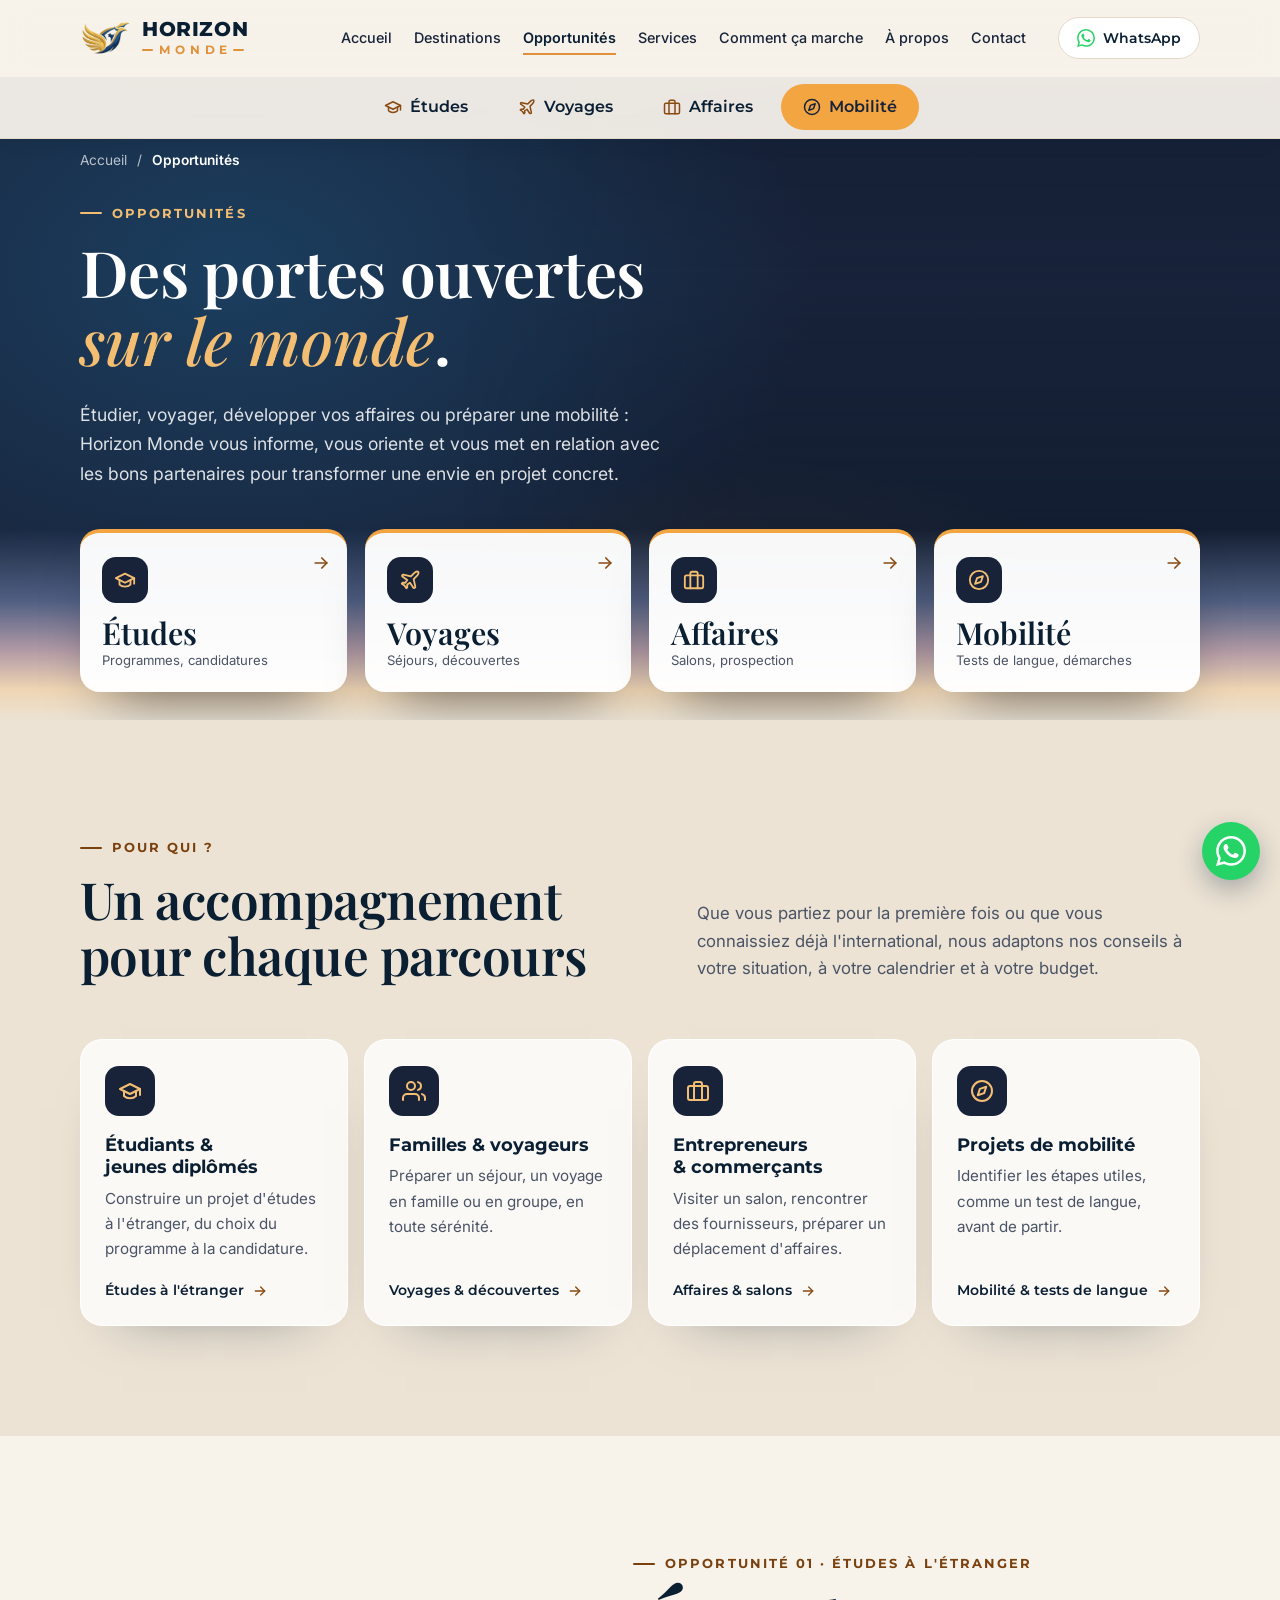
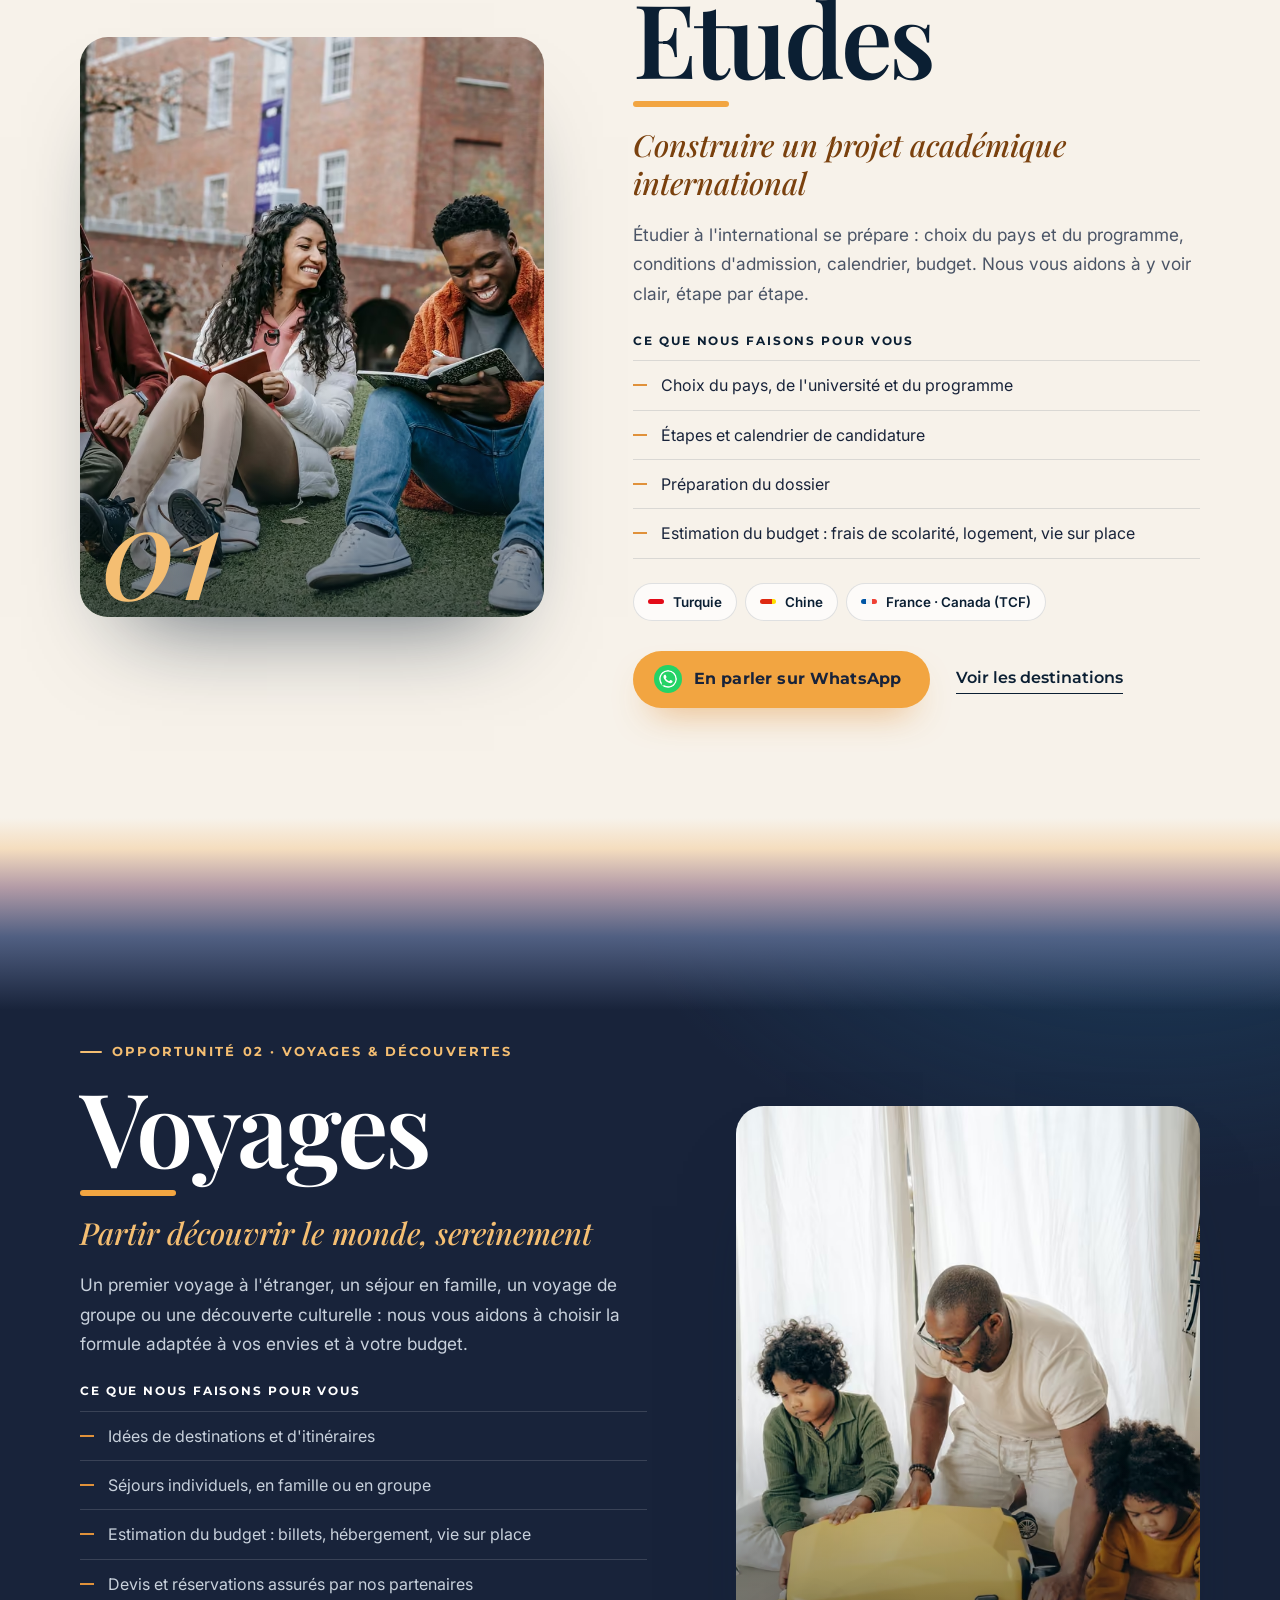
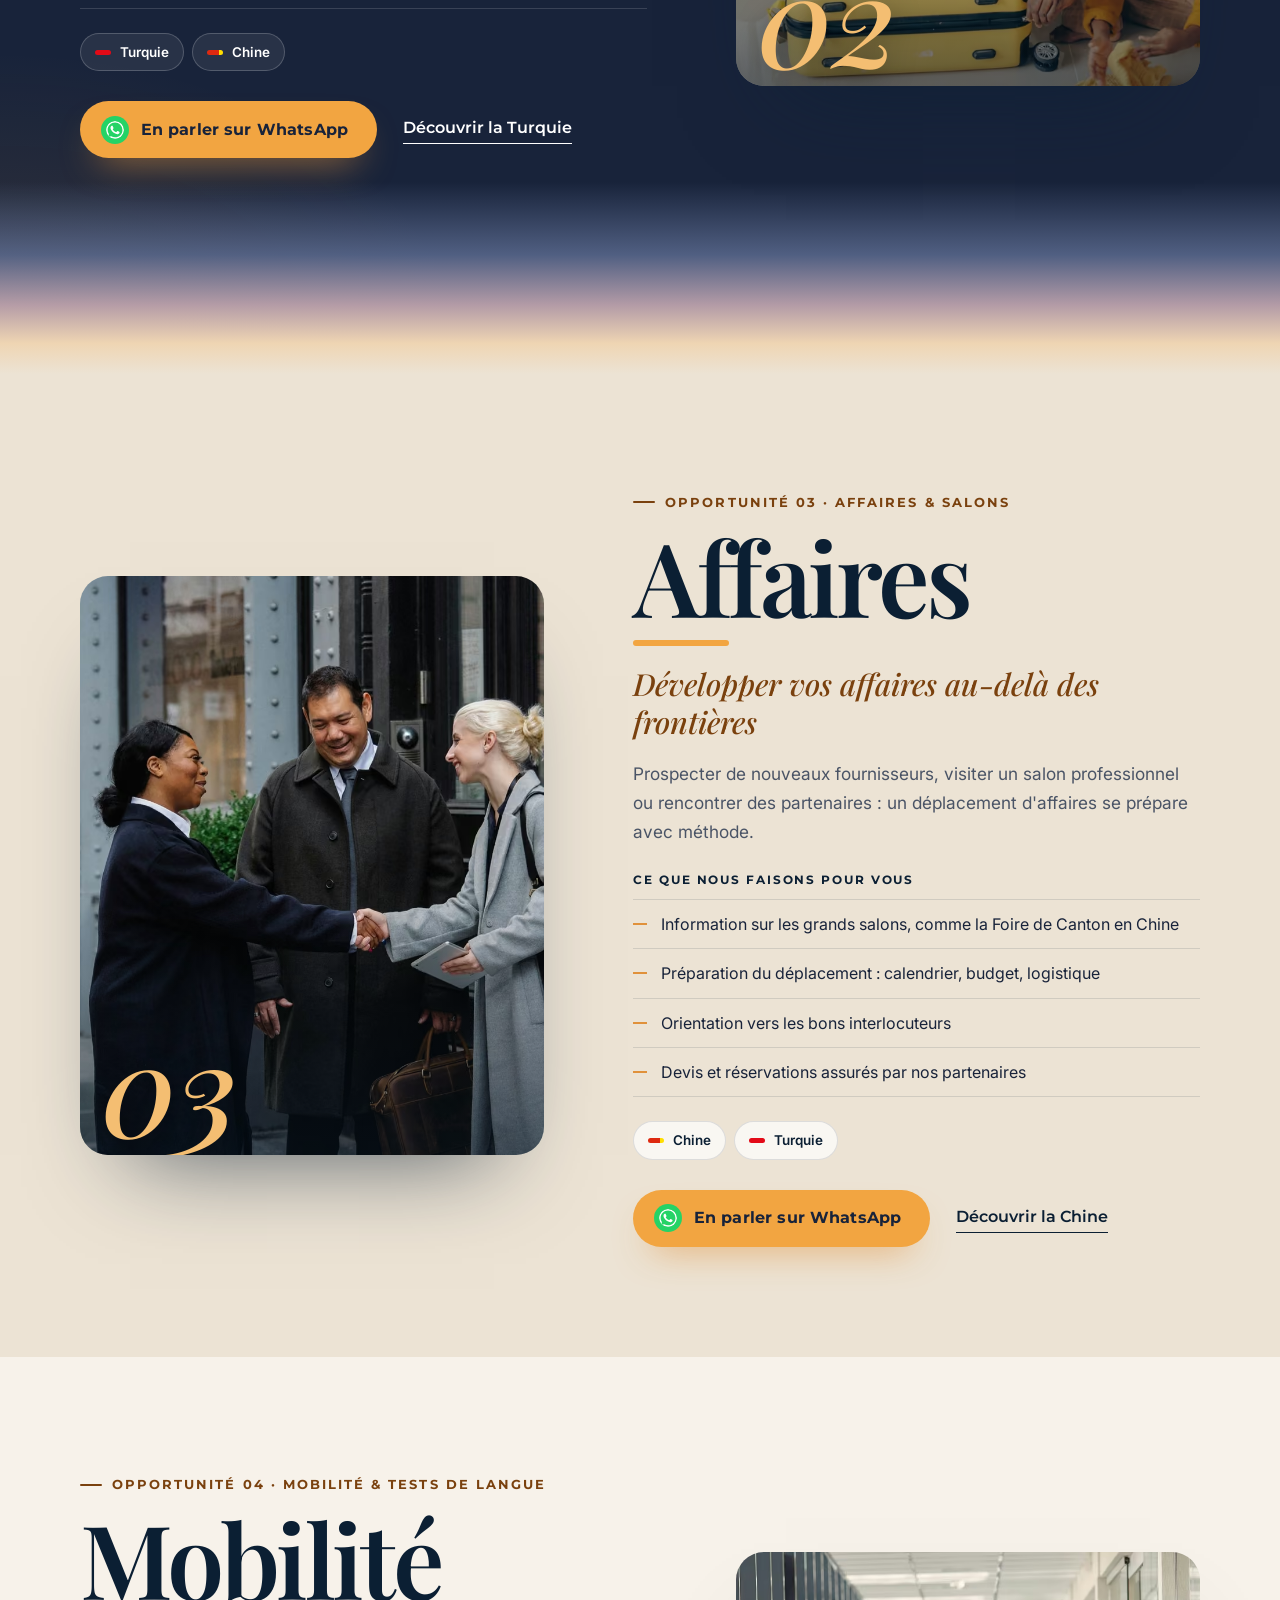
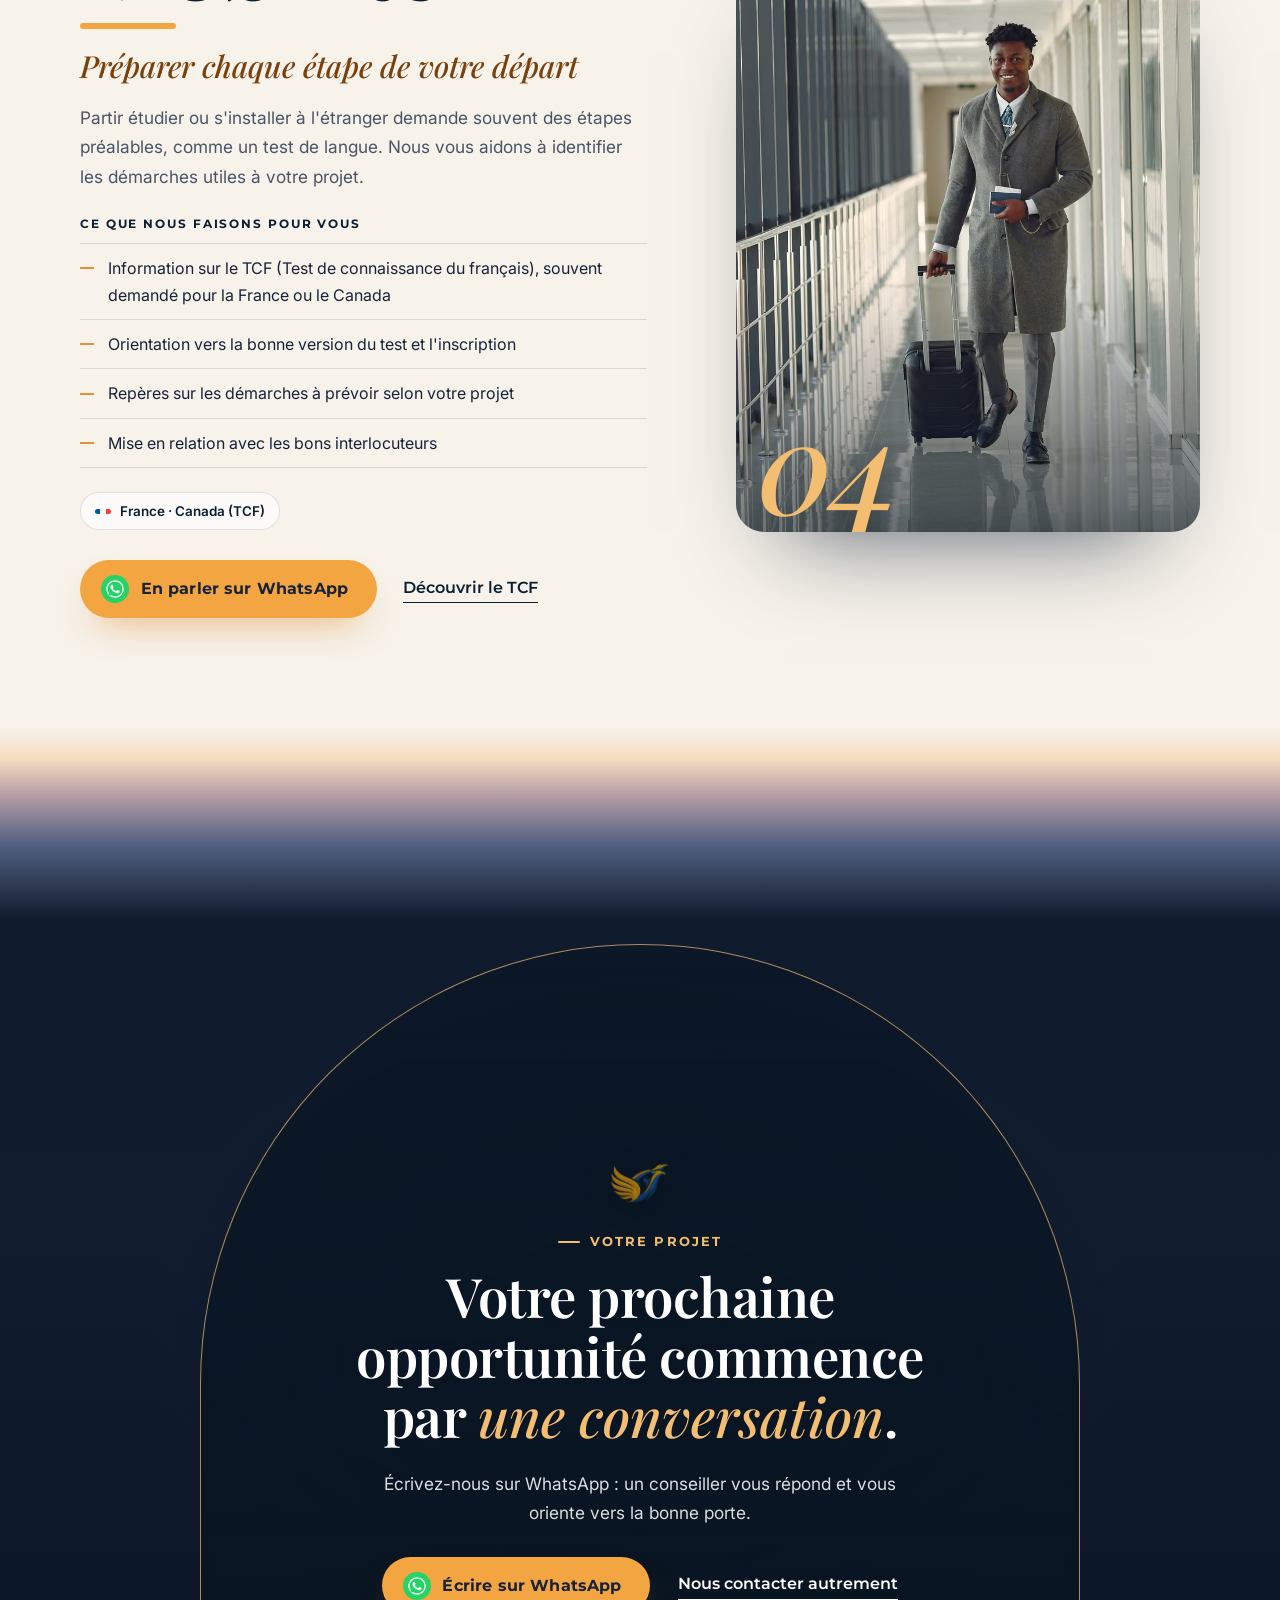
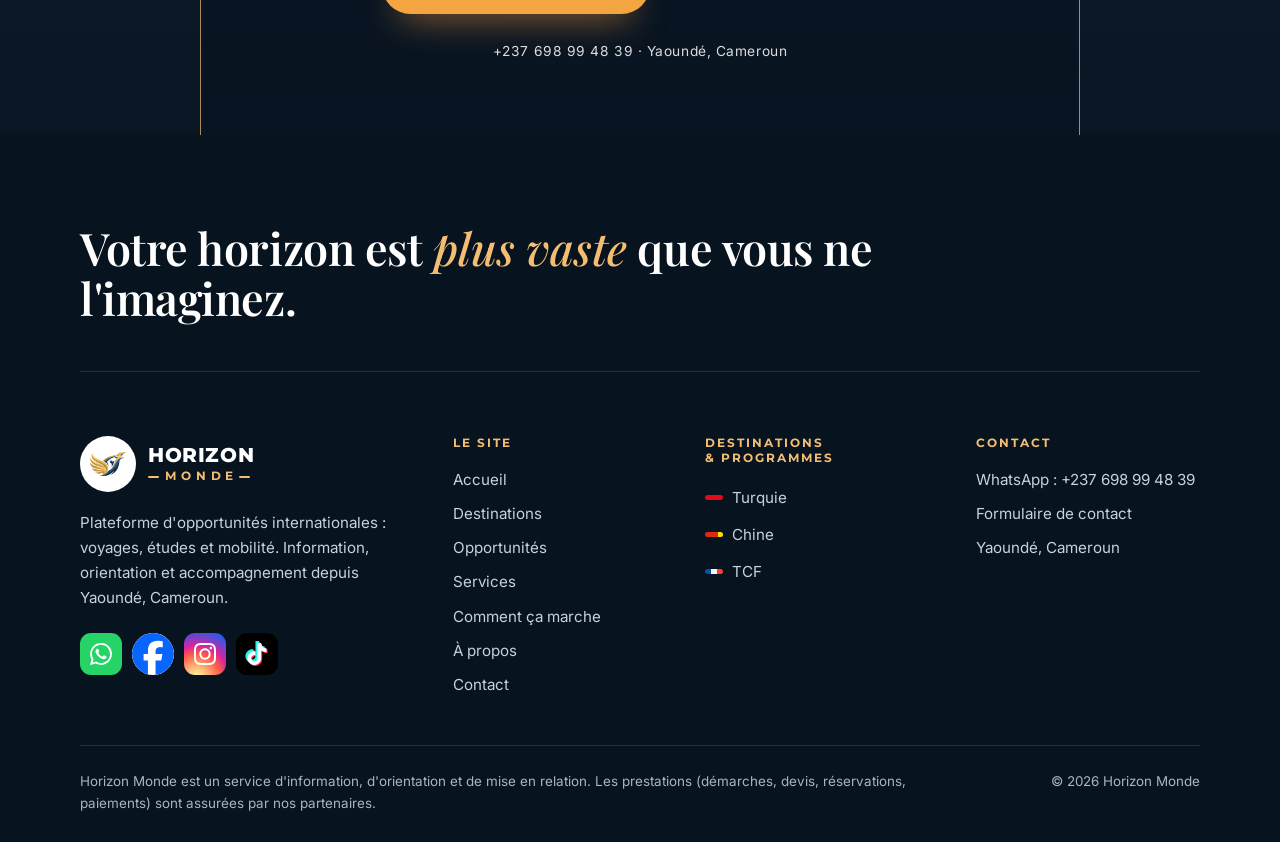
<file: opportunites.html>
<!doctype html>
<html lang="fr">
<head>
  <meta charset="utf-8">
  <meta name="viewport" content="width=device-width, initial-scale=1">
  <title>Opportunités : études, voyages, affaires, mobilité — Horizon Monde</title>
  <meta name="description" content="Études à l'étranger, voyages, affaires et salons, mobilité et tests de langue : découvrez les opportunités internationales que Horizon Monde vous aide à saisir, avec information, orientation et accompagnement.">
  <meta name="theme-color" content="#F7F2EA">

  <meta property="og:type" content="website">
  <meta property="og:locale" content="fr_FR">
  <meta property="og:site_name" content="Horizon Monde">
  <meta property="og:title" content="Opportunités internationales — Horizon Monde">
  <meta property="og:description" content="Études, voyages, affaires et mobilité : des portes ouvertes sur le monde, avec information, orientation et accompagnement.">
  <meta property="og:image" content="assets/img/og-image.jpg">

  <link rel="icon" type="image/png" href="assets/img/favicon.png">
  <link rel="apple-touch-icon" href="assets/img/apple-touch-icon.png">

  <link rel="preconnect" href="https://fonts.googleapis.com">
  <link rel="preconnect" href="https://fonts.gstatic.com" crossorigin>
  <link href="https://fonts.googleapis.com/css2?family=Inter:wght@400;500;600&family=Montserrat:wght@500;600;700;800&family=Playfair+Display:ital,wght@0,500;0,600;0,700;1,500;1,600&display=swap" rel="stylesheet">
  <link rel="stylesheet" href="assets/css/style.css">
  <script>document.documentElement.classList.add("js");</script>
</head>
<body data-page="opportunites">
  <a class="skip-link" href="#contenu">Aller au contenu</a>

  <!-- ============ EN-TÊTE (commun à toutes les pages) ============ -->
  <header class="site-header" id="haut">
    <div class="container header-inner">
      <a class="brand" href="index.html" aria-label="Horizon Monde, accueil">
        <img class="brand-emblem" src="assets/img/emblem.png" alt="" width="132" height="93">
        <span class="brand-word">
          <span class="brand-top">Horizon</span>
          <span class="brand-bottom">Monde</span>
        </span>
      </a>

      <button class="nav-toggle" type="button" aria-expanded="false" aria-controls="nav-principale">
        <span class="nav-toggle-bar"></span>
        <span class="visually-hidden">Ouvrir le menu</span>
      </button>

      <nav class="site-nav" id="nav-principale" aria-label="Navigation principale">
        <ul>
          <li><a href="index.html" data-nav="accueil">Accueil</a></li>
          <li><a href="destinations.html" data-nav="destinations">Destinations</a></li>
          <li><a href="opportunites.html" data-nav="opportunites">Opportunités</a></li>
          <li><a href="services.html" data-nav="services">Services</a></li>
          <li><a href="comment-ca-marche.html" data-nav="parcours">Comment ça marche</a></li>
          <li><a href="a-propos.html" data-nav="a-propos">À propos</a></li>
          <li><a href="contact.html" data-nav="contact">Contact</a></li>
        </ul>
        <a class="header-wa" href="contact.html" data-whatsapp data-message="Bonjour Horizon Monde, j'aimerais échanger avec un conseiller.">
          <svg class="icon brand-icon brand-whatsapp" viewBox="0 0 24 24" aria-hidden="true"><path d="M17.472 14.382c-.297-.149-1.758-.867-2.03-.967-.273-.099-.471-.148-.67.15-.197.297-.767.966-.94 1.164-.173.199-.347.223-.644.075-.297-.15-1.255-.463-2.39-1.475-.883-.788-1.48-1.761-1.653-2.059-.173-.297-.018-.458.13-.606.134-.133.298-.347.446-.52.149-.174.198-.298.298-.497.099-.198.05-.371-.025-.52-.075-.149-.669-1.612-.916-2.207-.242-.579-.487-.5-.669-.51-.173-.008-.371-.01-.57-.01-.198 0-.52.074-.792.372-.272.297-1.04 1.016-1.04 2.479 0 1.462 1.065 2.875 1.213 3.074.149.198 2.096 3.2 5.077 4.487.709.306 1.262.489 1.694.625.712.227 1.36.195 1.871.118.571-.085 1.758-.719 2.006-1.413.248-.694.248-1.289.173-1.413-.074-.124-.272-.198-.57-.347m-5.421 7.403h-.004a9.87 9.87 0 01-5.031-1.378l-.361-.214-3.741.982.998-3.648-.235-.374a9.86 9.86 0 01-1.51-5.26c.001-5.45 4.436-9.884 9.888-9.884 2.64 0 5.122 1.03 6.988 2.898a9.825 9.825 0 012.893 6.994c-.003 5.45-4.437 9.884-9.885 9.884m8.413-18.297A11.815 11.815 0 0012.05 0C5.495 0 .16 5.335.157 11.892c0 2.096.547 4.142 1.588 5.945L.057 24l6.305-1.654a11.882 11.882 0 005.683 1.448h.005c6.554 0 11.89-5.335 11.893-11.893a11.821 11.821 0 00-3.48-8.413Z"/></svg>
          WhatsApp
        </a>
      </nav>
    </div>
  </header>

  <main id="contenu">

    <!-- ============ EN-TÊTE DE PAGE ============ -->
    <section class="page-hero page-hero-cats has-fade-bottom" aria-labelledby="page-titre">
      <div class="page-hero-photo page-hero-photo-tarmac">
        <picture>
          <source media="(min-width: 768px)" type="image/avif" sizes="64vw"
            srcset="assets/img/photos/tarmac-large-1280.avif 1280w, assets/img/photos/tarmac-large-2000.avif 2000w">
          <source media="(min-width: 768px)" type="image/webp" sizes="64vw"
            srcset="assets/img/photos/tarmac-large-1280.webp 1280w, assets/img/photos/tarmac-large-2000.webp 2000w">
          <source type="image/avif" sizes="100vw"
            srcset="assets/img/photos/tarmac-mobile-600.avif 600w, assets/img/photos/tarmac-mobile-900.avif 900w">
          <source type="image/webp" sizes="100vw"
            srcset="assets/img/photos/tarmac-mobile-600.webp 600w, assets/img/photos/tarmac-mobile-900.webp 900w">
          <img src="assets/img/photos/tarmac-large-1280.jpg" width="1280" height="720" fetchpriority="high" decoding="async"
            alt="Un avion de ligne au coucher du soleil, prêt pour le départ.">
        </picture>
      </div>
      <span class="page-hero-label">Prêt pour le départ</span>
      <div class="container page-hero-inner">
        <div class="page-hero-text">
          <nav class="breadcrumb hero-anim" style="--d:0" aria-label="Fil d'Ariane">
            <a href="index.html">Accueil</a><span aria-hidden="true">/</span><span aria-current="page">Opportunités</span>
          </nav>
          <p class="eyebrow hero-anim" style="--d:1">Opportunités</p>
          <h1 id="page-titre" class="hero-anim" style="--d:2">Des portes ouvertes <em>sur le monde</em>.</h1>
          <p class="page-lead hero-anim" style="--d:3">
            Étudier, voyager, développer vos affaires ou préparer une mobilité : Horizon Monde vous informe,
            vous oriente et vous met en relation avec les bons partenaires pour transformer une envie en projet concret.
          </p>
        </div>
      </div>
      <div class="container cat-tiles-wrap">
        <nav class="cat-tiles" aria-label="Les quatre opportunités">
          <a class="cat-tile hero-anim" style="--d:4" href="#etudes">
            <span class="cat-icon"><svg class="icon" viewBox="0 0 24 24" aria-hidden="true"><path d="M22 10 12 5 2 10l10 5 10-5z"/><path d="M6 12v5c3 3 9 3 12 0v-5"/><path d="M22 10v6"/></svg></span>
            <span class="cat-text"><span class="cat-name">Études</span><span class="cat-desc">Programmes, candidatures</span></span>
            <svg class="icon cat-arrow" viewBox="0 0 24 24" aria-hidden="true"><path d="M5 12h14"/><path d="m13 6 6 6-6 6"/></svg>
          </a>
          <a class="cat-tile hero-anim" style="--d:5" href="#voyages">
            <span class="cat-icon"><svg class="icon" viewBox="0 0 24 24" aria-hidden="true"><path d="M17.8 19.2 16 11l3.5-3.5C21 6 21.5 4 21 3c-1-.5-3 0-4.5 1.5L13 8 4.8 6.2c-.5-.1-.9.1-1.1.5l-.3.3c-.2.5-.1 1 .3 1.3L9 12l-2 3H4l-1 1 3 2 2 3 1-1v-3l3-2 3.5 5.3c.3.4.8.5 1.3.3l.5-.2c.4-.3.6-.7.5-1.2z"/></svg></span>
            <span class="cat-text"><span class="cat-name">Voyages</span><span class="cat-desc">Séjours, découvertes</span></span>
            <svg class="icon cat-arrow" viewBox="0 0 24 24" aria-hidden="true"><path d="M5 12h14"/><path d="m13 6 6 6-6 6"/></svg>
          </a>
          <a class="cat-tile hero-anim" style="--d:6" href="#affaires">
            <span class="cat-icon"><svg class="icon" viewBox="0 0 24 24" aria-hidden="true"><rect x="2" y="7" width="20" height="14" rx="2"/><path d="M16 21V5a2 2 0 0 0-2-2h-4a2 2 0 0 0-2 2v16"/></svg></span>
            <span class="cat-text"><span class="cat-name">Affaires</span><span class="cat-desc">Salons, prospection</span></span>
            <svg class="icon cat-arrow" viewBox="0 0 24 24" aria-hidden="true"><path d="M5 12h14"/><path d="m13 6 6 6-6 6"/></svg>
          </a>
          <a class="cat-tile hero-anim" style="--d:7" href="#mobilite">
            <span class="cat-icon"><svg class="icon" viewBox="0 0 24 24" aria-hidden="true"><circle cx="12" cy="12" r="10"/><path d="m16.24 7.76-2.12 6.36-6.36 2.12 2.12-6.36z"/></svg></span>
            <span class="cat-text"><span class="cat-name">Mobilité</span><span class="cat-desc">Tests de langue, démarches</span></span>
            <svg class="icon cat-arrow" viewBox="0 0 24 24" aria-hidden="true"><path d="M5 12h14"/><path d="m13 6 6 6-6 6"/></svg>
          </a>
        </nav>
      </div>
      <div class="fade-edge fade-edge-bottom" style="--fade-color: var(--stone)" aria-hidden="true"></div>
    </section>

    <!-- Barre des opportunités (visible pendant le défilement) -->
    <nav class="cat-nav" aria-label="Opportunités" data-cat-nav>
      <div class="container cat-nav-inner">
        <a href="#etudes"><svg class="icon" viewBox="0 0 24 24" aria-hidden="true"><path d="M22 10 12 5 2 10l10 5 10-5z"/><path d="M6 12v5c3 3 9 3 12 0v-5"/><path d="M22 10v6"/></svg><span>Études</span></a>
        <a href="#voyages"><svg class="icon" viewBox="0 0 24 24" aria-hidden="true"><path d="M17.8 19.2 16 11l3.5-3.5C21 6 21.5 4 21 3c-1-.5-3 0-4.5 1.5L13 8 4.8 6.2c-.5-.1-.9.1-1.1.5l-.3.3c-.2.5-.1 1 .3 1.3L9 12l-2 3H4l-1 1 3 2 2 3 1-1v-3l3-2 3.5 5.3c.3.4.8.5 1.3.3l.5-.2c.4-.3.6-.7.5-1.2z"/></svg><span>Voyages</span></a>
        <a href="#affaires"><svg class="icon" viewBox="0 0 24 24" aria-hidden="true"><rect x="2" y="7" width="20" height="14" rx="2"/><path d="M16 21V5a2 2 0 0 0-2-2h-4a2 2 0 0 0-2 2v16"/></svg><span>Affaires</span></a>
        <a href="#mobilite"><svg class="icon" viewBox="0 0 24 24" aria-hidden="true"><circle cx="12" cy="12" r="10"/><path d="m16.24 7.76-2.12 6.36-6.36 2.12 2.12-6.36z"/></svg><span>Mobilité</span></a>
      </div>
    </nav>

    <!-- ============ POUR QUI ? ============ -->
    <section class="section bg-stone" aria-labelledby="profils-titre">
      <div class="container">
        <header class="split-head">
          <div>
            <p class="eyebrow">Pour qui&nbsp;?</p>
            <h2 id="profils-titre">Un accompagnement pour chaque parcours</h2>
          </div>
          <p>
            Que vous partiez pour la première fois ou que vous connaissiez déjà l'international, nous adaptons
            nos conseils à votre situation, à votre calendrier et à votre budget.
          </p>
        </header>
        <ul class="profile-grid">
          <li class="profile reveal" style="--i:0">
            <span class="profile-icon"><svg class="icon" viewBox="0 0 24 24" aria-hidden="true"><path d="M22 10 12 5 2 10l10 5 10-5z"/><path d="M6 12v5c3 3 9 3 12 0v-5"/><path d="M22 10v6"/></svg></span>
            <h3>Étudiants &amp; jeunes diplômés</h3>
            <p>Construire un projet d'études à l'étranger, du choix du programme à la candidature.</p>
            <a href="#etudes">Études à l'étranger <svg class="icon" viewBox="0 0 24 24" aria-hidden="true"><path d="M5 12h14"/><path d="m13 6 6 6-6 6"/></svg></a>
          </li>
          <li class="profile reveal" style="--i:1">
            <span class="profile-icon"><svg class="icon" viewBox="0 0 24 24" aria-hidden="true"><path d="M17 21v-2a4 4 0 0 0-4-4H5a4 4 0 0 0-4 4v2"/><circle cx="9" cy="7" r="4"/><path d="M23 21v-2a4 4 0 0 0-3-3.87"/><path d="M16 3.13a4 4 0 0 1 0 7.75"/></svg></span>
            <h3>Familles &amp; voyageurs</h3>
            <p>Préparer un séjour, un voyage en famille ou en groupe, en toute sérénité.</p>
            <a href="#voyages">Voyages &amp; découvertes <svg class="icon" viewBox="0 0 24 24" aria-hidden="true"><path d="M5 12h14"/><path d="m13 6 6 6-6 6"/></svg></a>
          </li>
          <li class="profile reveal" style="--i:2">
            <span class="profile-icon"><svg class="icon" viewBox="0 0 24 24" aria-hidden="true"><rect x="2" y="7" width="20" height="14" rx="2"/><path d="M16 21V5a2 2 0 0 0-2-2h-4a2 2 0 0 0-2 2v16"/></svg></span>
            <h3>Entrepreneurs &amp; commerçants</h3>
            <p>Visiter un salon, rencontrer des fournisseurs, préparer un déplacement d'affaires.</p>
            <a href="#affaires">Affaires &amp; salons <svg class="icon" viewBox="0 0 24 24" aria-hidden="true"><path d="M5 12h14"/><path d="m13 6 6 6-6 6"/></svg></a>
          </li>
          <li class="profile reveal" style="--i:3">
            <span class="profile-icon"><svg class="icon" viewBox="0 0 24 24" aria-hidden="true"><circle cx="12" cy="12" r="10"/><path d="m16.24 7.76-2.12 6.36-6.36 2.12 2.12-6.36z"/></svg></span>
            <h3>Projets de mobilité</h3>
            <p>Identifier les étapes utiles, comme un test de langue, avant de partir.</p>
            <a href="#mobilite">Mobilité &amp; tests de langue <svg class="icon" viewBox="0 0 24 24" aria-hidden="true"><path d="M5 12h14"/><path d="m13 6 6 6-6 6"/></svg></a>
          </li>
        </ul>
      </div>
    </section>

    <!-- ============ 01 · ÉTUDES À L'ÉTRANGER ============ -->
    <section class="section bg-ivory" id="etudes" aria-labelledby="etudes-titre">
      <div class="container chapter">
        <figure class="chapter-media reveal">
          <picture>
              <source type="image/avif" sizes="(min-width: 960px) 520px, 100vw" srcset="assets/img/photos/etudes-groupe-480.avif 480w, assets/img/photos/etudes-groupe-800.avif 800w, assets/img/photos/etudes-groupe-1100.avif 1100w">
              <source type="image/webp" sizes="(min-width: 960px) 520px, 100vw" srcset="assets/img/photos/etudes-groupe-480.webp 480w, assets/img/photos/etudes-groupe-800.webp 800w, assets/img/photos/etudes-groupe-1100.webp 1100w">
              <img src="assets/img/photos/etudes-groupe-800.jpg" sizes="(min-width: 960px) 520px, 100vw" srcset="assets/img/photos/etudes-groupe-480.jpg 480w, assets/img/photos/etudes-groupe-800.jpg 800w, assets/img/photos/etudes-groupe-1100.jpg 1100w"
                width="800" height="1000" loading="lazy" decoding="async" alt="Des étudiants d&#x27;origines différentes révisent ensemble sur la pelouse d&#x27;un campus.">
            </picture>
          <span class="chapter-num" aria-hidden="true">01</span>
        </figure>
        <div class="chapter-body reveal">
          <p class="eyebrow">Opportunité 01 · Études à l'étranger</p>
          <h2 id="etudes-titre" class="chapter-name">Études</h2>
          <p class="chapter-tagline">Construire un projet académique <em>international</em></p>
          <p class="chapter-lead">Étudier à l'international se prépare : choix du pays et du programme, conditions d'admission, calendrier, budget. Nous vous aidons à y voir clair, étape par étape.</p>
          <h3 class="chapter-subtitle">Ce que nous faisons pour vous</h3>
          <ul class="chapter-list">
              <li>Choix du pays, de l'université et du programme</li>
              <li>Étapes et calendrier de candidature</li>
              <li>Préparation du dossier</li>
              <li>Estimation du budget : frais de scolarité, logement, vie sur place</li>
          </ul>
          <ul class="chip-row" aria-label="Destinations et programmes concernés">
              <li class="chip theme-turquie">Turquie</li>
              <li class="chip theme-chine">Chine</li>
              <li class="chip theme-tcf">France · Canada (TCF)</li>
          </ul>
          <div class="chapter-actions">
            <a class="btn btn-primary" href="contact.html" data-whatsapp data-message="Bonjour Horizon Monde, je souhaite étudier à l&#x27;étranger et j&#x27;aimerais être orienté(e).">
              <svg class="icon brand-icon brand-whatsapp" viewBox="0 0 24 24" aria-hidden="true"><path d="M17.472 14.382c-.297-.149-1.758-.867-2.03-.967-.273-.099-.471-.148-.67.15-.197.297-.767.966-.94 1.164-.173.199-.347.223-.644.075-.297-.15-1.255-.463-2.39-1.475-.883-.788-1.48-1.761-1.653-2.059-.173-.297-.018-.458.13-.606.134-.133.298-.347.446-.52.149-.174.198-.298.298-.497.099-.198.05-.371-.025-.52-.075-.149-.669-1.612-.916-2.207-.242-.579-.487-.5-.669-.51-.173-.008-.371-.01-.57-.01-.198 0-.52.074-.792.372-.272.297-1.04 1.016-1.04 2.479 0 1.462 1.065 2.875 1.213 3.074.149.198 2.096 3.2 5.077 4.487.709.306 1.262.489 1.694.625.712.227 1.36.195 1.871.118.571-.085 1.758-.719 2.006-1.413.248-.694.248-1.289.173-1.413-.074-.124-.272-.198-.57-.347m-5.421 7.403h-.004a9.87 9.87 0 01-5.031-1.378l-.361-.214-3.741.982.998-3.648-.235-.374a9.86 9.86 0 01-1.51-5.26c.001-5.45 4.436-9.884 9.888-9.884 2.64 0 5.122 1.03 6.988 2.898a9.825 9.825 0 012.893 6.994c-.003 5.45-4.437 9.884-9.885 9.884m8.413-18.297A11.815 11.815 0 0012.05 0C5.495 0 .16 5.335.157 11.892c0 2.096.547 4.142 1.588 5.945L.057 24l6.305-1.654a11.882 11.882 0 005.683 1.448h.005c6.554 0 11.89-5.335 11.893-11.893a11.821 11.821 0 00-3.48-8.413Z"/></svg>
              En parler sur WhatsApp
            </a>
            <a class="btn-link" href="destinations.html"><span>Voir les destinations</span></a>
          </div>
        </div>
      </div>
    </section>

    <!-- ============ 02 · VOYAGES & DÉCOUVERTES ============ -->
    <section class="section bg-ink has-fade-top has-fade-bottom" id="voyages" aria-labelledby="voyages-titre">
      <div class="fade-edge fade-edge-top" style="--fade-color: var(--ivory)" aria-hidden="true"></div>
      <div class="fade-edge fade-edge-bottom" style="--fade-color: var(--stone)" aria-hidden="true"></div>
      <div class="container chapter chapter-reverse">
        <figure class="chapter-media reveal">
          <picture>
              <source type="image/avif" sizes="(min-width: 960px) 520px, 100vw" srcset="assets/img/photos/voyager-400.avif 400w, assets/img/photos/voyager-640.avif 640w, assets/img/photos/voyager-880.avif 880w">
              <source type="image/webp" sizes="(min-width: 960px) 520px, 100vw" srcset="assets/img/photos/voyager-400.webp 400w, assets/img/photos/voyager-640.webp 640w, assets/img/photos/voyager-880.webp 880w">
              <img src="assets/img/photos/voyager-640.jpg" sizes="(min-width: 960px) 520px, 100vw" srcset="assets/img/photos/voyager-400.jpg 400w, assets/img/photos/voyager-640.jpg 640w, assets/img/photos/voyager-880.jpg 880w"
                width="800" height="1000" loading="lazy" decoding="async" alt="Un père et ses deux enfants, un garçon et une fille, préparent ensemble une valise jaune.">
            </picture>
          <span class="chapter-num" aria-hidden="true">02</span>
        </figure>
        <div class="chapter-body reveal">
          <p class="eyebrow">Opportunité 02 · Voyages & découvertes</p>
          <h2 id="voyages-titre" class="chapter-name">Voyages</h2>
          <p class="chapter-tagline">Partir découvrir le monde, <em>sereinement</em></p>
          <p class="chapter-lead">Un premier voyage à l'étranger, un séjour en famille, un voyage de groupe ou une découverte culturelle : nous vous aidons à choisir la formule adaptée à vos envies et à votre budget.</p>
          <h3 class="chapter-subtitle">Ce que nous faisons pour vous</h3>
          <ul class="chapter-list">
              <li>Idées de destinations et d'itinéraires</li>
              <li>Séjours individuels, en famille ou en groupe</li>
              <li>Estimation du budget : billets, hébergement, vie sur place</li>
              <li>Devis et réservations assurés par nos partenaires</li>
          </ul>
          <ul class="chip-row" aria-label="Destinations et programmes concernés">
              <li class="chip theme-turquie">Turquie</li>
              <li class="chip theme-chine">Chine</li>
          </ul>
          <div class="chapter-actions">
            <a class="btn btn-primary" href="contact.html" data-whatsapp data-message="Bonjour Horizon Monde, je prépare un voyage et j&#x27;aimerais être conseillé(e).">
              <svg class="icon brand-icon brand-whatsapp" viewBox="0 0 24 24" aria-hidden="true"><path d="M17.472 14.382c-.297-.149-1.758-.867-2.03-.967-.273-.099-.471-.148-.67.15-.197.297-.767.966-.94 1.164-.173.199-.347.223-.644.075-.297-.15-1.255-.463-2.39-1.475-.883-.788-1.48-1.761-1.653-2.059-.173-.297-.018-.458.13-.606.134-.133.298-.347.446-.52.149-.174.198-.298.298-.497.099-.198.05-.371-.025-.52-.075-.149-.669-1.612-.916-2.207-.242-.579-.487-.5-.669-.51-.173-.008-.371-.01-.57-.01-.198 0-.52.074-.792.372-.272.297-1.04 1.016-1.04 2.479 0 1.462 1.065 2.875 1.213 3.074.149.198 2.096 3.2 5.077 4.487.709.306 1.262.489 1.694.625.712.227 1.36.195 1.871.118.571-.085 1.758-.719 2.006-1.413.248-.694.248-1.289.173-1.413-.074-.124-.272-.198-.57-.347m-5.421 7.403h-.004a9.87 9.87 0 01-5.031-1.378l-.361-.214-3.741.982.998-3.648-.235-.374a9.86 9.86 0 01-1.51-5.26c.001-5.45 4.436-9.884 9.888-9.884 2.64 0 5.122 1.03 6.988 2.898a9.825 9.825 0 012.893 6.994c-.003 5.45-4.437 9.884-9.885 9.884m8.413-18.297A11.815 11.815 0 0012.05 0C5.495 0 .16 5.335.157 11.892c0 2.096.547 4.142 1.588 5.945L.057 24l6.305-1.654a11.882 11.882 0 005.683 1.448h.005c6.554 0 11.89-5.335 11.893-11.893a11.821 11.821 0 00-3.48-8.413Z"/></svg>
              En parler sur WhatsApp
            </a>
            <a class="btn-link" href="destinations.html#turquie"><span>Découvrir la Turquie</span></a>
          </div>
        </div>
      </div>
    </section>

    <!-- ============ 03 · AFFAIRES & SALONS ============ -->
    <section class="section bg-stone" id="affaires" aria-labelledby="affaires-titre">
      <div class="container chapter">
        <figure class="chapter-media reveal">
          <picture>
              <source type="image/avif" sizes="(min-width: 960px) 520px, 100vw" srcset="assets/img/photos/affaires-480.avif 480w, assets/img/photos/affaires-800.avif 800w, assets/img/photos/affaires-1100.avif 1100w">
              <source type="image/webp" sizes="(min-width: 960px) 520px, 100vw" srcset="assets/img/photos/affaires-480.webp 480w, assets/img/photos/affaires-800.webp 800w, assets/img/photos/affaires-1100.webp 1100w">
              <img src="assets/img/photos/affaires-800.jpg" sizes="(min-width: 960px) 520px, 100vw" srcset="assets/img/photos/affaires-480.jpg 480w, assets/img/photos/affaires-800.jpg 800w, assets/img/photos/affaires-1100.jpg 1100w"
                width="800" height="1000" loading="lazy" decoding="async" alt="Une femme d&#x27;affaires serre la main de partenaires internationaux devant leurs bureaux.">
            </picture>
          <span class="chapter-num" aria-hidden="true">03</span>
        </figure>
        <div class="chapter-body reveal">
          <p class="eyebrow">Opportunité 03 · Affaires & salons</p>
          <h2 id="affaires-titre" class="chapter-name">Affaires</h2>
          <p class="chapter-tagline">Développer vos affaires <em>au-delà des frontières</em></p>
          <p class="chapter-lead">Prospecter de nouveaux fournisseurs, visiter un salon professionnel ou rencontrer des partenaires : un déplacement d'affaires se prépare avec méthode.</p>
          <h3 class="chapter-subtitle">Ce que nous faisons pour vous</h3>
          <ul class="chapter-list">
              <li>Information sur les grands salons, comme la Foire de Canton en Chine</li>
              <li>Préparation du déplacement : calendrier, budget, logistique</li>
              <li>Orientation vers les bons interlocuteurs</li>
              <li>Devis et réservations assurés par nos partenaires</li>
          </ul>
          <ul class="chip-row" aria-label="Destinations et programmes concernés">
              <li class="chip theme-chine">Chine</li>
              <li class="chip theme-turquie">Turquie</li>
          </ul>
          <div class="chapter-actions">
            <a class="btn btn-primary" href="contact.html" data-whatsapp data-message="Bonjour Horizon Monde, je prépare un déplacement professionnel et j&#x27;aimerais être conseillé(e).">
              <svg class="icon brand-icon brand-whatsapp" viewBox="0 0 24 24" aria-hidden="true"><path d="M17.472 14.382c-.297-.149-1.758-.867-2.03-.967-.273-.099-.471-.148-.67.15-.197.297-.767.966-.94 1.164-.173.199-.347.223-.644.075-.297-.15-1.255-.463-2.39-1.475-.883-.788-1.48-1.761-1.653-2.059-.173-.297-.018-.458.13-.606.134-.133.298-.347.446-.52.149-.174.198-.298.298-.497.099-.198.05-.371-.025-.52-.075-.149-.669-1.612-.916-2.207-.242-.579-.487-.5-.669-.51-.173-.008-.371-.01-.57-.01-.198 0-.52.074-.792.372-.272.297-1.04 1.016-1.04 2.479 0 1.462 1.065 2.875 1.213 3.074.149.198 2.096 3.2 5.077 4.487.709.306 1.262.489 1.694.625.712.227 1.36.195 1.871.118.571-.085 1.758-.719 2.006-1.413.248-.694.248-1.289.173-1.413-.074-.124-.272-.198-.57-.347m-5.421 7.403h-.004a9.87 9.87 0 01-5.031-1.378l-.361-.214-3.741.982.998-3.648-.235-.374a9.86 9.86 0 01-1.51-5.26c.001-5.45 4.436-9.884 9.888-9.884 2.64 0 5.122 1.03 6.988 2.898a9.825 9.825 0 012.893 6.994c-.003 5.45-4.437 9.884-9.885 9.884m8.413-18.297A11.815 11.815 0 0012.05 0C5.495 0 .16 5.335.157 11.892c0 2.096.547 4.142 1.588 5.945L.057 24l6.305-1.654a11.882 11.882 0 005.683 1.448h.005c6.554 0 11.89-5.335 11.893-11.893a11.821 11.821 0 00-3.48-8.413Z"/></svg>
              En parler sur WhatsApp
            </a>
            <a class="btn-link" href="destinations.html#chine"><span>Découvrir la Chine</span></a>
          </div>
        </div>
      </div>
    </section>

    <!-- ============ 04 · MOBILITÉ & TESTS DE LANGUE ============ -->
    <section class="section bg-ivory" id="mobilite" aria-labelledby="mobilite-titre">
      <div class="container chapter chapter-reverse">
        <figure class="chapter-media reveal">
          <picture>
              <source type="image/avif" sizes="(min-width: 960px) 520px, 100vw" srcset="assets/img/photos/departs-480.avif 480w, assets/img/photos/departs-800.avif 800w, assets/img/photos/departs-1100.avif 1100w">
              <source type="image/webp" sizes="(min-width: 960px) 520px, 100vw" srcset="assets/img/photos/departs-480.webp 480w, assets/img/photos/departs-800.webp 800w, assets/img/photos/departs-1100.webp 1100w">
              <img src="assets/img/photos/departs-800.jpg" sizes="(min-width: 960px) 520px, 100vw" srcset="assets/img/photos/departs-480.jpg 480w, assets/img/photos/departs-800.jpg 800w, assets/img/photos/departs-1100.jpg 1100w"
                width="800" height="1000" loading="lazy" decoding="async" alt="Un jeune homme souriant traverse un aéroport avec sa valise et son passeport.">
            </picture>
          <span class="chapter-num" aria-hidden="true">04</span>
        </figure>
        <div class="chapter-body reveal">
          <p class="eyebrow">Opportunité 04 · Mobilité & tests de langue</p>
          <h2 id="mobilite-titre" class="chapter-name">Mobilité</h2>
          <p class="chapter-tagline">Préparer chaque étape <em>de votre départ</em></p>
          <p class="chapter-lead">Partir étudier ou s'installer à l'étranger demande souvent des étapes préalables, comme un test de langue. Nous vous aidons à identifier les démarches utiles à votre projet.</p>
          <h3 class="chapter-subtitle">Ce que nous faisons pour vous</h3>
          <ul class="chapter-list">
              <li>Information sur le TCF (Test de connaissance du français), souvent demandé pour la France ou le Canada</li>
              <li>Orientation vers la bonne version du test et l'inscription</li>
              <li>Repères sur les démarches à prévoir selon votre projet</li>
              <li>Mise en relation avec les bons interlocuteurs</li>
          </ul>
          <ul class="chip-row" aria-label="Destinations et programmes concernés">
              <li class="chip theme-tcf">France · Canada (TCF)</li>
          </ul>
          <div class="chapter-actions">
            <a class="btn btn-primary" href="contact.html" data-whatsapp data-message="Bonjour Horizon Monde, j&#x27;ai un projet de mobilité internationale et j&#x27;aimerais être conseillé(e).">
              <svg class="icon brand-icon brand-whatsapp" viewBox="0 0 24 24" aria-hidden="true"><path d="M17.472 14.382c-.297-.149-1.758-.867-2.03-.967-.273-.099-.471-.148-.67.15-.197.297-.767.966-.94 1.164-.173.199-.347.223-.644.075-.297-.15-1.255-.463-2.39-1.475-.883-.788-1.48-1.761-1.653-2.059-.173-.297-.018-.458.13-.606.134-.133.298-.347.446-.52.149-.174.198-.298.298-.497.099-.198.05-.371-.025-.52-.075-.149-.669-1.612-.916-2.207-.242-.579-.487-.5-.669-.51-.173-.008-.371-.01-.57-.01-.198 0-.52.074-.792.372-.272.297-1.04 1.016-1.04 2.479 0 1.462 1.065 2.875 1.213 3.074.149.198 2.096 3.2 5.077 4.487.709.306 1.262.489 1.694.625.712.227 1.36.195 1.871.118.571-.085 1.758-.719 2.006-1.413.248-.694.248-1.289.173-1.413-.074-.124-.272-.198-.57-.347m-5.421 7.403h-.004a9.87 9.87 0 01-5.031-1.378l-.361-.214-3.741.982.998-3.648-.235-.374a9.86 9.86 0 01-1.51-5.26c.001-5.45 4.436-9.884 9.888-9.884 2.64 0 5.122 1.03 6.988 2.898a9.825 9.825 0 012.893 6.994c-.003 5.45-4.437 9.884-9.885 9.884m8.413-18.297A11.815 11.815 0 0012.05 0C5.495 0 .16 5.335.157 11.892c0 2.096.547 4.142 1.588 5.945L.057 24l6.305-1.654a11.882 11.882 0 005.683 1.448h.005c6.554 0 11.89-5.335 11.893-11.893a11.821 11.821 0 00-3.48-8.413Z"/></svg>
              En parler sur WhatsApp
            </a>
            <a class="btn-link" href="services.html#tcf"><span>Découvrir le TCF</span></a>
          </div>
        </div>
      </div>
    </section>

    <!-- ============ APPEL FINAL ============ -->
    <section class="section bg-photo closing has-fade-top" aria-labelledby="cta-titre">
      <div class="fade-edge fade-edge-top" style="--fade-color: var(--ivory)" aria-hidden="true"></div>
      <picture class="closing-bg">
        <source media="(min-width: 768px)" type="image/avif" sizes="100vw"
          srcset="assets/img/photos/porte-large-1280.avif 1280w, assets/img/photos/porte-large-2000.avif 2000w">
        <source media="(min-width: 768px)" type="image/webp" sizes="100vw"
          srcset="assets/img/photos/porte-large-1280.webp 1280w, assets/img/photos/porte-large-2000.webp 2000w">
        <source media="(min-width: 768px)" sizes="100vw"
          srcset="assets/img/photos/porte-large-1280.jpg 1280w, assets/img/photos/porte-large-2000.jpg 2000w">
        <source type="image/avif" sizes="100vw"
          srcset="assets/img/photos/porte-mobile-600.avif 600w, assets/img/photos/porte-mobile-900.avif 900w">
        <source type="image/webp" sizes="100vw"
          srcset="assets/img/photos/porte-mobile-600.webp 600w, assets/img/photos/porte-mobile-900.webp 900w">
        <img src="assets/img/photos/porte-mobile-600.jpg" alt="" width="600" height="800" loading="lazy" decoding="async">
      </picture>
      <div class="container">
        <div class="closing-arch reveal">
          <img class="closing-emblem" src="assets/img/emblem.png" alt="" width="132" height="93" loading="lazy" decoding="async">
          <p class="eyebrow">Votre projet</p>
          <h2 id="cta-titre">Votre prochaine opportunité commence par <em>une conversation</em>.</h2>
          <p class="closing-lead">Écrivez-nous sur WhatsApp : un conseiller vous répond et vous oriente vers la bonne porte.</p>
          <div class="closing-actions">
            <a class="btn btn-primary" href="contact.html" data-whatsapp data-message="Bonjour Horizon Monde, j'aimerais parler de mon projet avec un conseiller.">
              <svg class="icon brand-icon brand-whatsapp" viewBox="0 0 24 24" aria-hidden="true"><path d="M17.472 14.382c-.297-.149-1.758-.867-2.03-.967-.273-.099-.471-.148-.67.15-.197.297-.767.966-.94 1.164-.173.199-.347.223-.644.075-.297-.15-1.255-.463-2.39-1.475-.883-.788-1.48-1.761-1.653-2.059-.173-.297-.018-.458.13-.606.134-.133.298-.347.446-.52.149-.174.198-.298.298-.497.099-.198.05-.371-.025-.52-.075-.149-.669-1.612-.916-2.207-.242-.579-.487-.5-.669-.51-.173-.008-.371-.01-.57-.01-.198 0-.52.074-.792.372-.272.297-1.04 1.016-1.04 2.479 0 1.462 1.065 2.875 1.213 3.074.149.198 2.096 3.2 5.077 4.487.709.306 1.262.489 1.694.625.712.227 1.36.195 1.871.118.571-.085 1.758-.719 2.006-1.413.248-.694.248-1.289.173-1.413-.074-.124-.272-.198-.57-.347m-5.421 7.403h-.004a9.87 9.87 0 01-5.031-1.378l-.361-.214-3.741.982.998-3.648-.235-.374a9.86 9.86 0 01-1.51-5.26c.001-5.45 4.436-9.884 9.888-9.884 2.64 0 5.122 1.03 6.988 2.898a9.825 9.825 0 012.893 6.994c-.003 5.45-4.437 9.884-9.885 9.884m8.413-18.297A11.815 11.815 0 0012.05 0C5.495 0 .16 5.335.157 11.892c0 2.096.547 4.142 1.588 5.945L.057 24l6.305-1.654a11.882 11.882 0 005.683 1.448h.005c6.554 0 11.89-5.335 11.893-11.893a11.821 11.821 0 00-3.48-8.413Z"/></svg>
              Écrire sur WhatsApp
            </a>
            <a class="btn-link" href="contact.html"><span>Nous contacter autrement</span></a>
          </div>
          <p class="closing-note">+237 698 99 48 39 · Yaoundé, Cameroun</p>
        </div>
      </div>
    </section>
  </main>

  <!-- ============ PIED DE PAGE (commun à toutes les pages) ============ -->
  <footer class="site-footer">
    <div class="container">
      <p class="footer-statement">Votre horizon est <em>plus vaste</em> que vous ne l'imaginez.</p>

      <div class="footer-grid">
        <div class="footer-brand">
          <a class="footer-logo" href="index.html" aria-label="Horizon Monde, accueil">
            <span class="footer-emblem"><img src="assets/img/emblem.png" alt="" width="132" height="93" loading="lazy" decoding="async"></span>
            <span class="brand-word">
              <span class="brand-top">Horizon</span>
              <span class="brand-bottom">Monde</span>
            </span>
          </a>
          <p>Plateforme d'opportunités internationales : voyages, études et mobilité. Information, orientation et accompagnement depuis Yaoundé, Cameroun.</p>
          <ul class="footer-social" aria-label="Réseaux sociaux">
            <li><a class="brand-tile-whatsapp" href="contact.html" data-whatsapp data-message="Bonjour Horizon Monde !" aria-label="WhatsApp"><svg class="icon brand-icon brand-whatsapp" viewBox="0 0 24 24" aria-hidden="true"><path d="M17.472 14.382c-.297-.149-1.758-.867-2.03-.967-.273-.099-.471-.148-.67.15-.197.297-.767.966-.94 1.164-.173.199-.347.223-.644.075-.297-.15-1.255-.463-2.39-1.475-.883-.788-1.48-1.761-1.653-2.059-.173-.297-.018-.458.13-.606.134-.133.298-.347.446-.52.149-.174.198-.298.298-.497.099-.198.05-.371-.025-.52-.075-.149-.669-1.612-.916-2.207-.242-.579-.487-.5-.669-.51-.173-.008-.371-.01-.57-.01-.198 0-.52.074-.792.372-.272.297-1.04 1.016-1.04 2.479 0 1.462 1.065 2.875 1.213 3.074.149.198 2.096 3.2 5.077 4.487.709.306 1.262.489 1.694.625.712.227 1.36.195 1.871.118.571-.085 1.758-.719 2.006-1.413.248-.694.248-1.289.173-1.413-.074-.124-.272-.198-.57-.347m-5.421 7.403h-.004a9.87 9.87 0 01-5.031-1.378l-.361-.214-3.741.982.998-3.648-.235-.374a9.86 9.86 0 01-1.51-5.26c.001-5.45 4.436-9.884 9.888-9.884 2.64 0 5.122 1.03 6.988 2.898a9.825 9.825 0 012.893 6.994c-.003 5.45-4.437 9.884-9.885 9.884m8.413-18.297A11.815 11.815 0 0012.05 0C5.495 0 .16 5.335.157 11.892c0 2.096.547 4.142 1.588 5.945L.057 24l6.305-1.654a11.882 11.882 0 005.683 1.448h.005c6.554 0 11.89-5.335 11.893-11.893a11.821 11.821 0 00-3.48-8.413Z"/></svg></a></li>
            <li><a class="brand-tile-facebook" data-social="facebook" href="#" target="_blank" rel="noopener" aria-label="Facebook"><svg class="icon brand-icon brand-facebook" viewBox="0 0 24 24" aria-hidden="true"><path d="M9.101 23.691v-7.98H6.627v-3.667h2.474v-1.58c0-4.085 1.848-5.978 5.858-5.978.401 0 .955.042 1.468.103a8.68 8.68 0 0 1 1.141.195v3.325a8.623 8.623 0 0 0-.653-.036 26.805 26.805 0 0 0-.733-.009c-.707 0-1.259.096-1.675.309a1.686 1.686 0 0 0-.679.622c-.258.42-.374.995-.374 1.752v1.297h3.919l-.386 2.103-.287 1.564h-3.246v8.245C19.396 23.238 24 18.179 24 12.044c0-6.627-5.373-12-12-12s-12 5.373-12 12c0 5.628 3.874 10.35 9.101 11.647Z"/></svg></a></li>
            <li><a class="brand-tile-instagram" data-social="instagram" href="#" target="_blank" rel="noopener" aria-label="Instagram"><svg class="icon brand-icon brand-instagram" viewBox="0 0 24 24" aria-hidden="true"><path d="M7.0301.084c-1.2768.0602-2.1487.264-2.911.5634-.7888.3075-1.4575.72-2.1228 1.3877-.6652.6677-1.075 1.3368-1.3802 2.127-.2954.7638-.4956 1.6365-.552 2.914-.0564 1.2775-.0689 1.6882-.0626 4.947.0062 3.2586.0206 3.6671.0825 4.9473.061 1.2765.264 2.1482.5635 2.9107.308.7889.72 1.4573 1.388 2.1228.6679.6655 1.3365 1.0743 2.1285 1.38.7632.295 1.6361.4961 2.9134.552 1.2773.056 1.6884.069 4.9462.0627 3.2578-.0062 3.668-.0207 4.9478-.0814 1.28-.0607 2.147-.2652 2.9098-.5633.7889-.3086 1.4578-.72 2.1228-1.3881.665-.6682 1.0745-1.3378 1.3795-2.1284.2957-.7632.4966-1.636.552-2.9124.056-1.2809.0692-1.6898.063-4.948-.0063-3.2583-.021-3.6668-.0817-4.9465-.0607-1.2797-.264-2.1487-.5633-2.9117-.3084-.7889-.72-1.4568-1.3876-2.1228C21.2982 1.33 20.628.9208 19.8378.6165 19.074.321 18.2017.1197 16.9244.0645 15.6471.0093 15.236-.005 11.977.0014 8.718.0076 8.31.0215 7.0301.0839m.1402 21.6932c-1.17-.0509-1.8053-.2453-2.2287-.408-.5606-.216-.96-.4771-1.3819-.895-.422-.4178-.6811-.8186-.9-1.378-.1644-.4234-.3624-1.058-.4171-2.228-.0595-1.2645-.072-1.6442-.079-4.848-.007-3.2037.0053-3.583.0607-4.848.05-1.169.2456-1.805.408-2.2282.216-.5613.4762-.96.895-1.3816.4188-.4217.8184-.6814 1.3783-.9003.423-.1651 1.0575-.3614 2.227-.4171 1.2655-.06 1.6447-.072 4.848-.079 3.2033-.007 3.5835.005 4.8495.0608 1.169.0508 1.8053.2445 2.228.408.5608.216.96.4754 1.3816.895.4217.4194.6816.8176.9005 1.3787.1653.4217.3617 1.056.4169 2.2263.0602 1.2655.0739 1.645.0796 4.848.0058 3.203-.0055 3.5834-.061 4.848-.051 1.17-.245 1.8055-.408 2.2294-.216.5604-.4763.96-.8954 1.3814-.419.4215-.8181.6811-1.3783.9-.4224.1649-1.0577.3617-2.2262.4174-1.2656.0595-1.6448.072-4.8493.079-3.2045.007-3.5825-.006-4.848-.0608M16.953 5.5864A1.44 1.44 0 1 0 18.39 4.144a1.44 1.44 0 0 0-1.437 1.4424M5.8385 12.012c.0067 3.4032 2.7706 6.1557 6.173 6.1493 3.4026-.0065 6.157-2.7701 6.1506-6.1733-.0065-3.4032-2.771-6.1565-6.174-6.1498-3.403.0067-6.156 2.771-6.1496 6.1738M8 12.0077a4 4 0 1 1 4.008 3.9921A3.9996 3.9996 0 0 1 8 12.0077"/></svg></a></li>
            <li><a class="brand-tile-tiktok" data-social="tiktok" href="#" target="_blank" rel="noopener" aria-label="TikTok"><svg class="icon brand-icon brand-tiktok" viewBox="0 0 24 24" aria-hidden="true"><path d="M12.525.02c1.31-.02 2.61-.01 3.91-.02.08 1.53.63 3.09 1.75 4.17 1.12 1.11 2.7 1.62 4.24 1.79v4.03c-1.44-.05-2.89-.35-4.2-.97-.57-.26-1.1-.59-1.62-.93-.01 2.92.01 5.84-.02 8.75-.08 1.4-.54 2.79-1.35 3.94-1.31 1.92-3.58 3.17-5.91 3.21-1.43.08-2.86-.31-4.08-1.03-2.02-1.19-3.44-3.37-3.65-5.71-.02-.5-.03-1-.01-1.49.18-1.9 1.12-3.72 2.58-4.96 1.66-1.44 3.98-2.13 6.15-1.72.02 1.48-.04 2.96-.04 4.44-.99-.32-2.15-.23-3.02.37-.63.41-1.11 1.04-1.36 1.75-.21.51-.15 1.07-.14 1.61.24 1.64 1.82 3.02 3.5 2.87 1.12-.01 2.19-.66 2.77-1.61.19-.33.4-.67.41-1.06.1-1.79.06-3.57.07-5.36.01-4.03-.01-8.05.02-12.07z"/></svg></a></li>
            <li><a class="brand-tile-threads" data-social="threads" href="#" target="_blank" rel="noopener" aria-label="Threads"><svg class="icon brand-icon brand-threads" viewBox="0 0 24 24" aria-hidden="true"><path d="M18.263 11.097c-.03-3.486-1.92-5.586-5.111-5.586-2.13 0-3.922.963-4.863 2.499l2.062 1.438c.535-.843 1.272-1.543 2.628-1.543 1.528 0 2.318.85 2.544 2.431a15 15 0 0 0-2.236-.173c-4.125 0-6.068 1.867-6.068 4.336s1.943 3.99 4.804 3.99c3.139 0 5.013-2.115 5.781-4.735.798.361 1.348 1.204 1.348 2.47 0 3.387-3.907 5.232-7.22 5.232-4.885 0-8.077-3.207-8.077-8.424 0-6.392 4.223-10.487 9.9-10.487 3.808 0 5.69 1.671 6.97 3.914l2.108-1.475C21.44 2.078 18.331 0 13.663 0 6.227 0 1.168 5.277 1.168 12.934c0 7 4.953 11.066 10.856 11.066 4.878 0 9.809-2.846 9.809-7.716 0-2.545-1.46-4.231-3.569-5.187m-6.33 4.855c-1.077 0-2.026-.512-2.026-1.453 0-1.483 1.822-1.934 3.606-1.934.678 0 1.34.045 1.927.173-.422 1.927-1.671 3.215-3.508 3.214Z"/></svg></a></li>
            <li><a class="brand-tile-youtube" data-social="youtube" href="#" target="_blank" rel="noopener" aria-label="YouTube"><svg class="icon brand-icon brand-youtube" viewBox="0 0 24 24" aria-hidden="true"><path d="M23.498 6.186a3.016 3.016 0 0 0-2.122-2.136C19.505 3.545 12 3.545 12 3.545s-7.505 0-9.377.505A3.017 3.017 0 0 0 .502 6.186C0 8.07 0 12 0 12s0 3.93.502 5.814a3.016 3.016 0 0 0 2.122 2.136c1.871.505 9.376.505 9.376.505s7.505 0 9.377-.505a3.015 3.015 0 0 0 2.122-2.136C24 15.93 24 12 24 12s0-3.93-.502-5.814zM9.545 15.568V8.432L15.818 12l-6.273 3.568z"/></svg></a></li>
          </ul>
        </div>

        <nav aria-label="Pages du site">
          <h2 class="footer-title">Le site</h2>
          <ul class="footer-links">
            <li><a href="index.html">Accueil</a></li>
            <li><a href="destinations.html">Destinations</a></li>
            <li><a href="opportunites.html">Opportunités</a></li>
            <li><a href="services.html">Services</a></li>
            <li><a href="comment-ca-marche.html">Comment ça marche</a></li>
            <li><a href="a-propos.html">À propos</a></li>
            <li><a href="contact.html">Contact</a></li>
          </ul>
        </nav>

        <div>
          <h2 class="footer-title">Destinations &amp; programmes</h2>
          <ul class="footer-links">
            <li><a class="theme-turquie" href="destinations.html#turquie">Turquie</a></li>
            <li><a class="theme-chine" href="destinations.html#chine">Chine</a></li>
            <li><a class="theme-tcf" href="services.html#tcf">TCF</a></li>
          </ul>
        </div>

        <div>
          <h2 class="footer-title">Contact</h2>
          <ul class="footer-links">
            <li><a href="contact.html" data-whatsapp data-message="Bonjour Horizon Monde !">WhatsApp : <span class="nowrap">+237 698 99 48 39</span></a></li>
            <li><a href="contact.html#formulaire">Formulaire de contact</a></li>
            <li>Yaoundé, Cameroun</li>
          </ul>
        </div>
      </div>

      <div class="footer-bottom">
        <p>
          Horizon Monde est un service d'information, d'orientation et de mise en relation. Les prestations
          (démarches, devis, réservations, paiements) sont assurées par nos partenaires.
        </p>
        <p>© <span data-year>2026</span> Horizon Monde</p>
      </div>
    </div>
  </footer>

  <!-- Bouton WhatsApp flottant -->
  <a class="whatsapp-float" href="contact.html" data-whatsapp data-message="Bonjour Horizon Monde, j'aimerais avoir des informations." aria-label="Nous écrire sur WhatsApp">
    <svg class="icon brand-icon brand-whatsapp" viewBox="0 0 24 24" aria-hidden="true"><path d="M17.472 14.382c-.297-.149-1.758-.867-2.03-.967-.273-.099-.471-.148-.67.15-.197.297-.767.966-.94 1.164-.173.199-.347.223-.644.075-.297-.15-1.255-.463-2.39-1.475-.883-.788-1.48-1.761-1.653-2.059-.173-.297-.018-.458.13-.606.134-.133.298-.347.446-.52.149-.174.198-.298.298-.497.099-.198.05-.371-.025-.52-.075-.149-.669-1.612-.916-2.207-.242-.579-.487-.5-.669-.51-.173-.008-.371-.01-.57-.01-.198 0-.52.074-.792.372-.272.297-1.04 1.016-1.04 2.479 0 1.462 1.065 2.875 1.213 3.074.149.198 2.096 3.2 5.077 4.487.709.306 1.262.489 1.694.625.712.227 1.36.195 1.871.118.571-.085 1.758-.719 2.006-1.413.248-.694.248-1.289.173-1.413-.074-.124-.272-.198-.57-.347m-5.421 7.403h-.004a9.87 9.87 0 01-5.031-1.378l-.361-.214-3.741.982.998-3.648-.235-.374a9.86 9.86 0 01-1.51-5.26c.001-5.45 4.436-9.884 9.888-9.884 2.64 0 5.122 1.03 6.988 2.898a9.825 9.825 0 012.893 6.994c-.003 5.45-4.437 9.884-9.885 9.884m8.413-18.297A11.815 11.815 0 0012.05 0C5.495 0 .16 5.335.157 11.892c0 2.096.547 4.142 1.588 5.945L.057 24l6.305-1.654a11.882 11.882 0 005.683 1.448h.005c6.554 0 11.89-5.335 11.893-11.893a11.821 11.821 0 00-3.48-8.413Z"/></svg>
  </a>

  <script src="assets/js/main.js" defer></script>
</body>
</html>
</file>
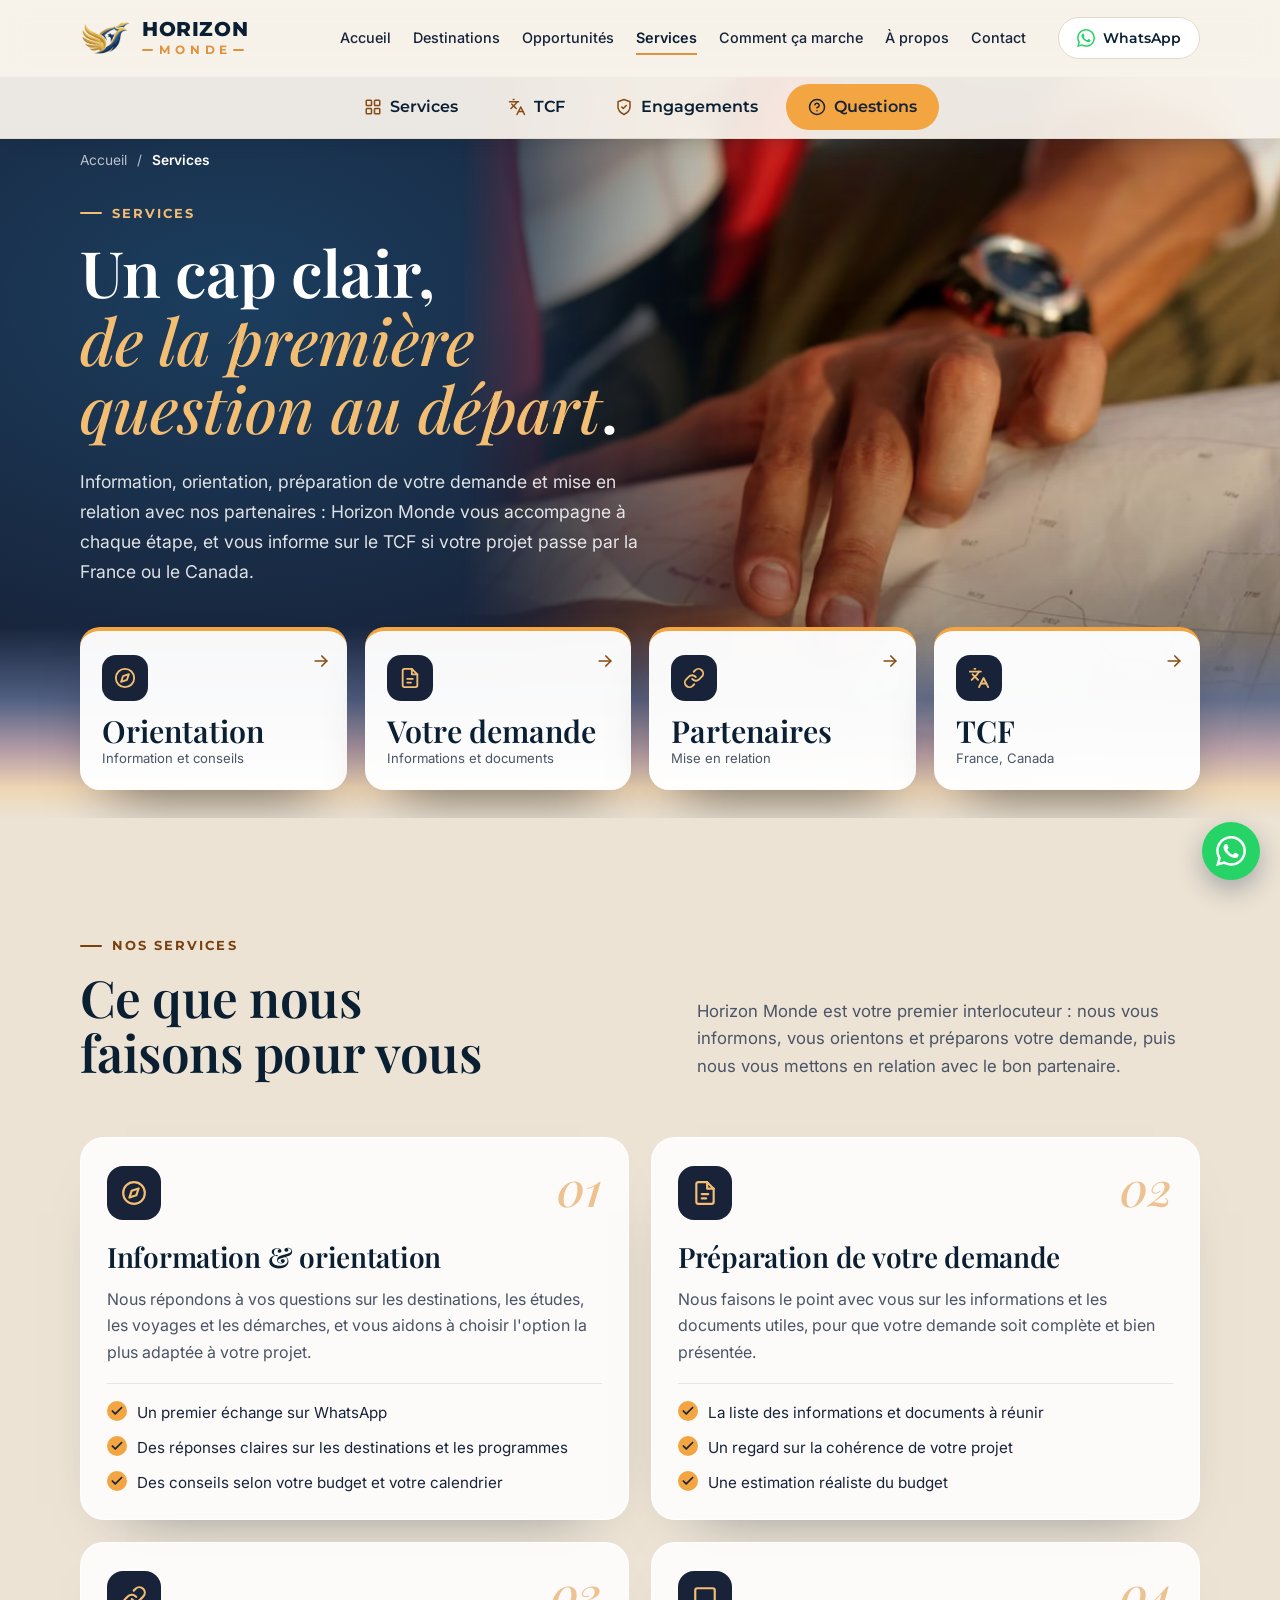
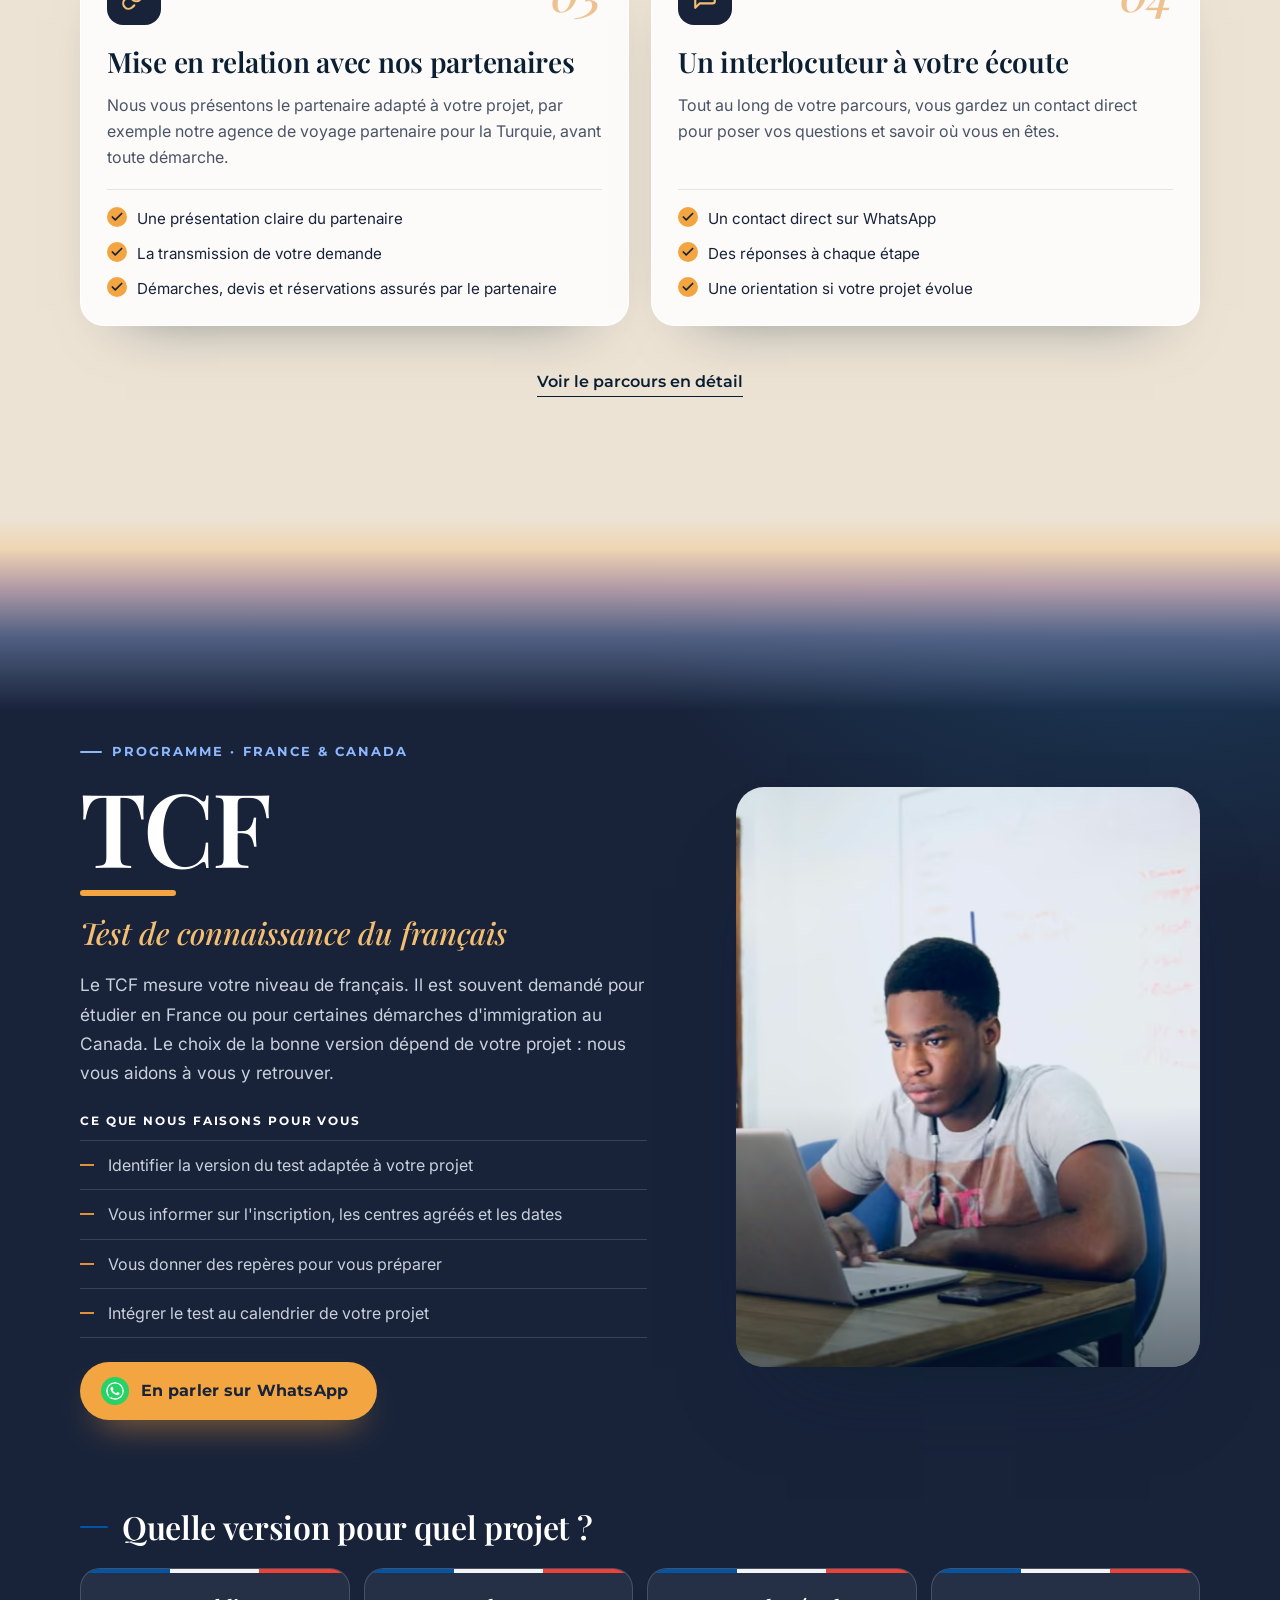
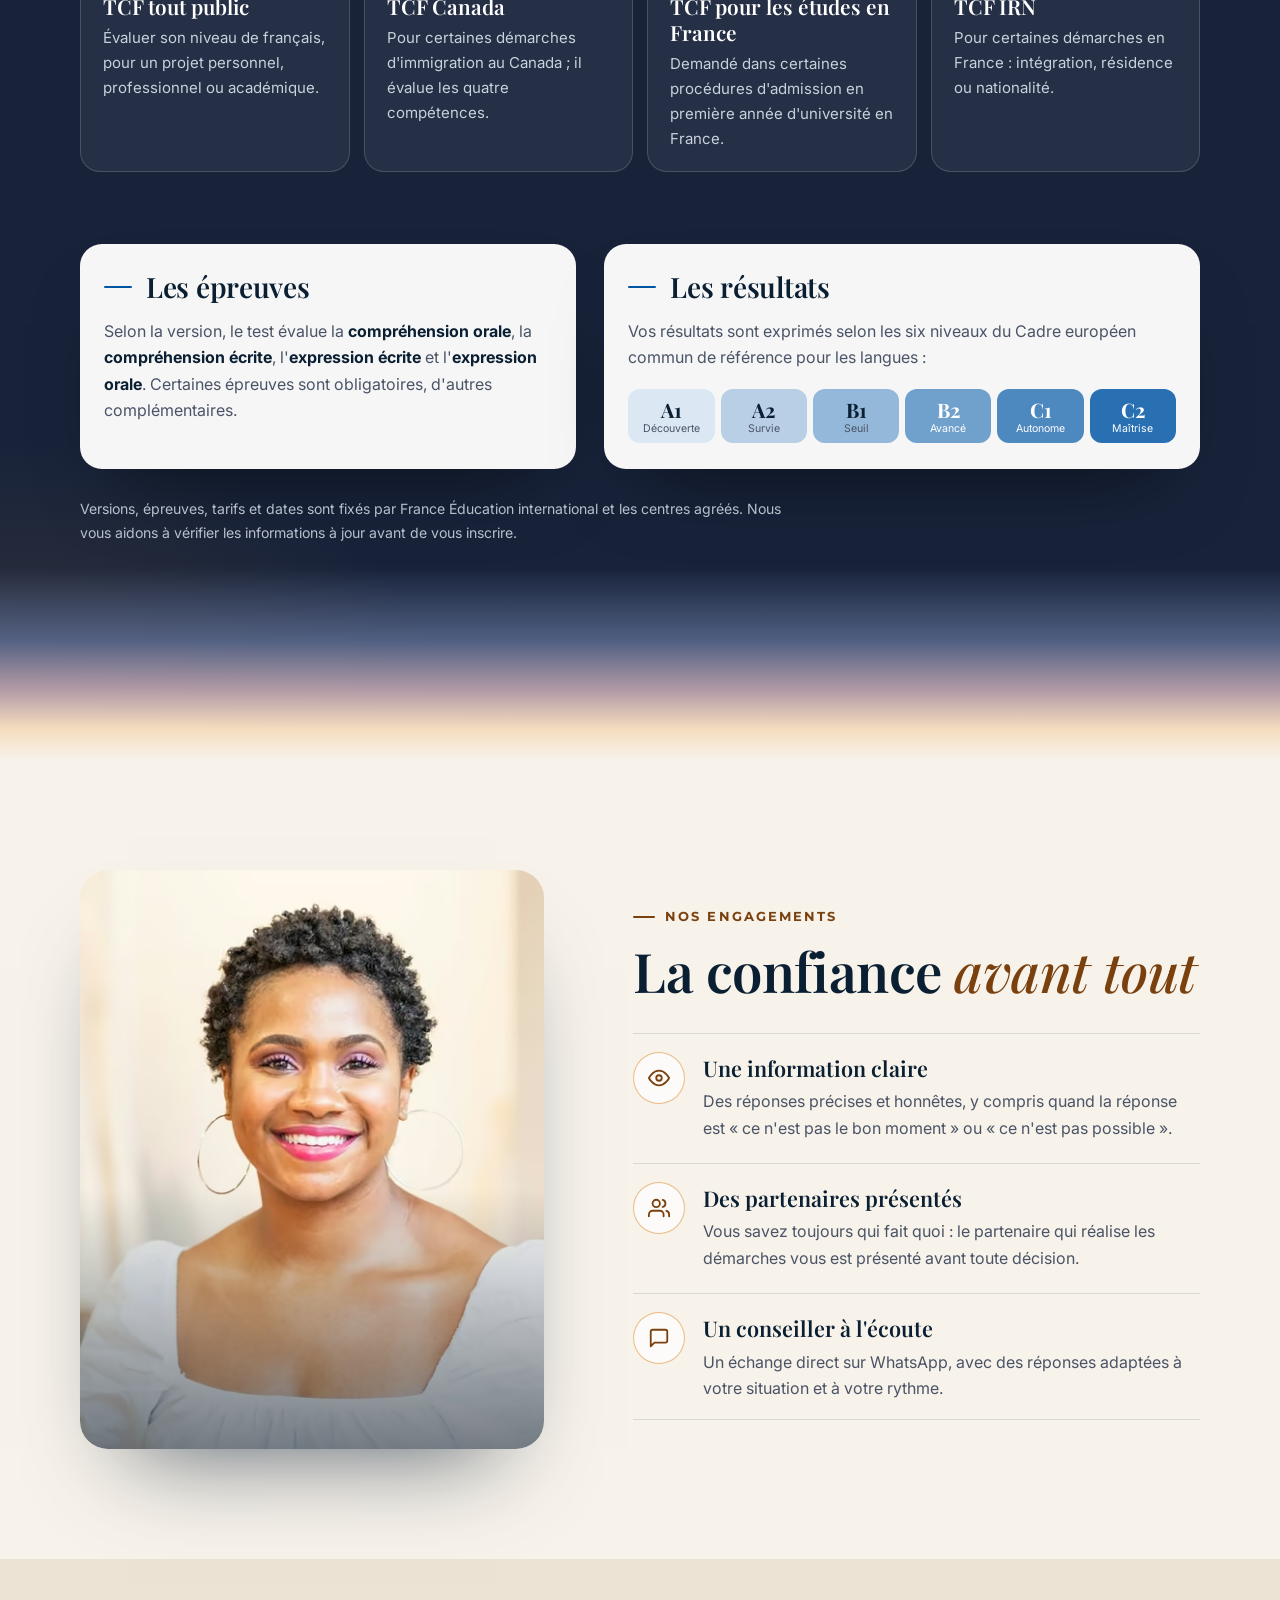
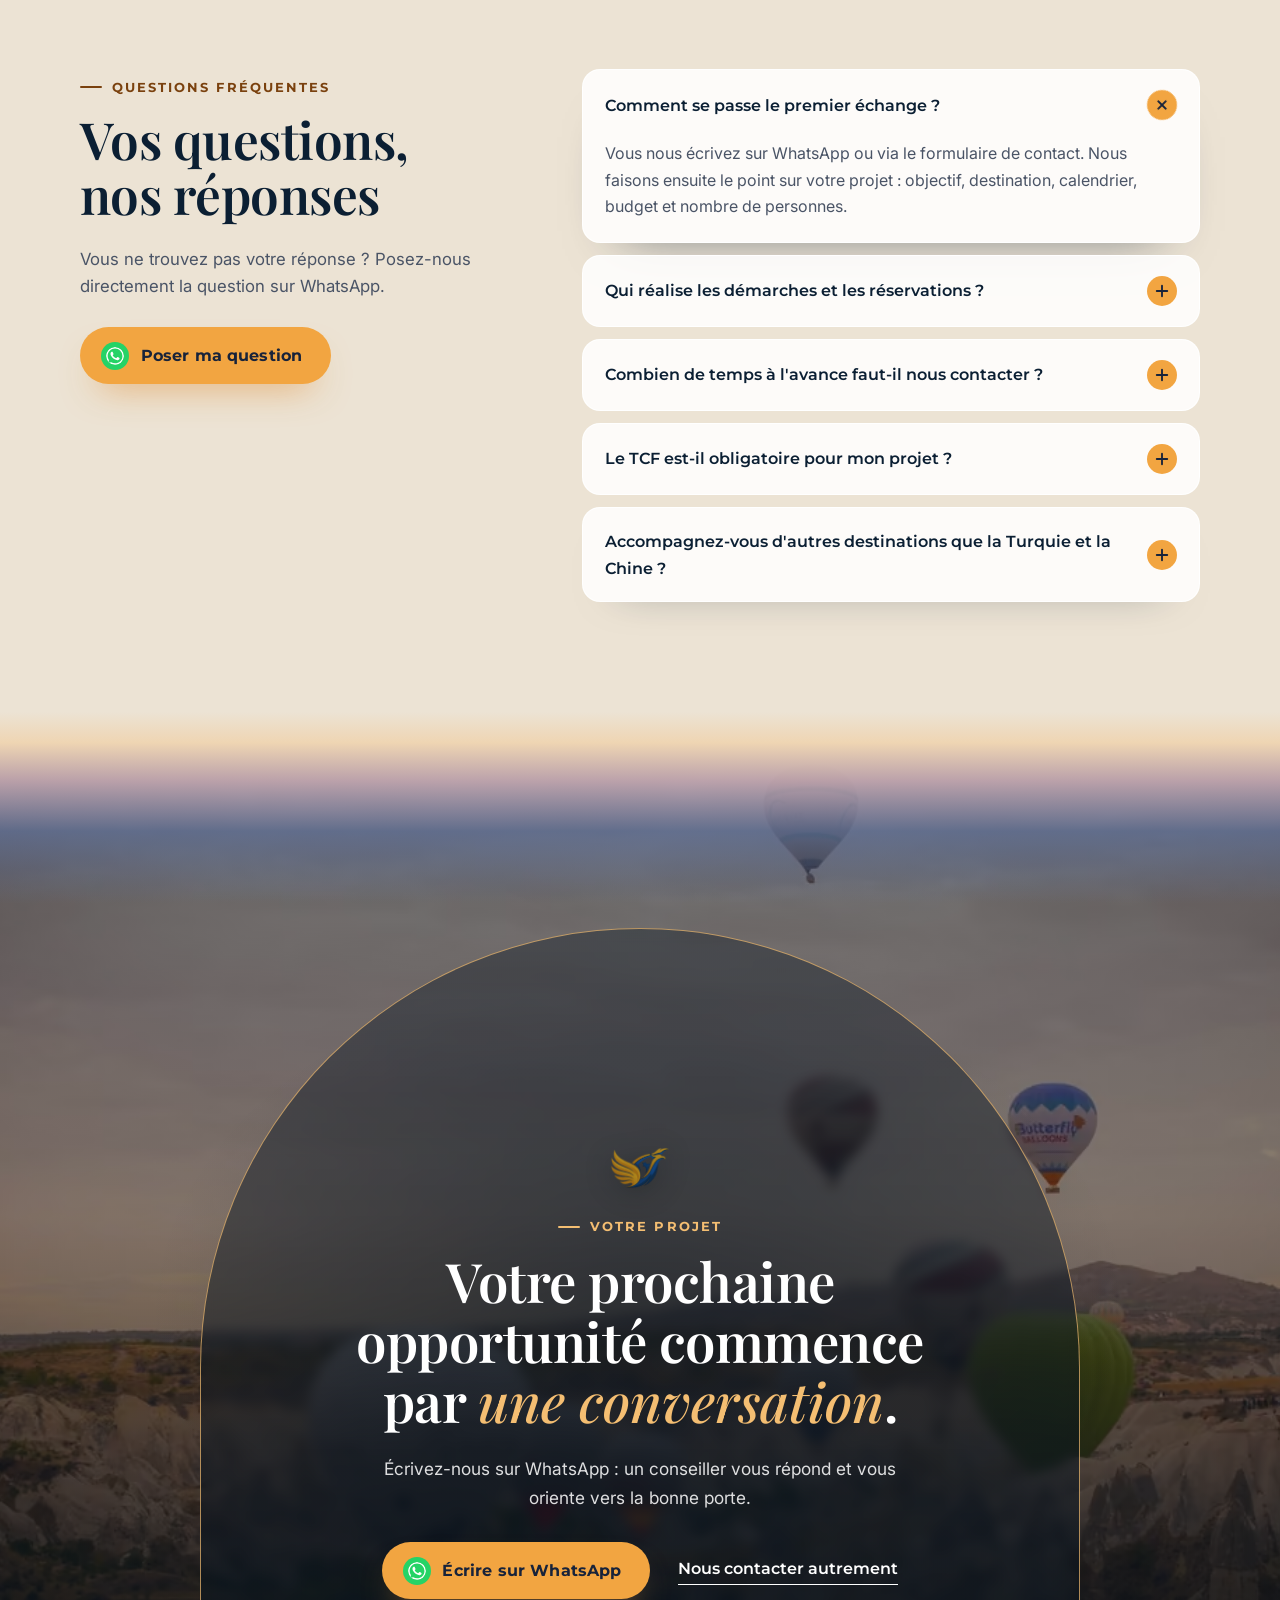
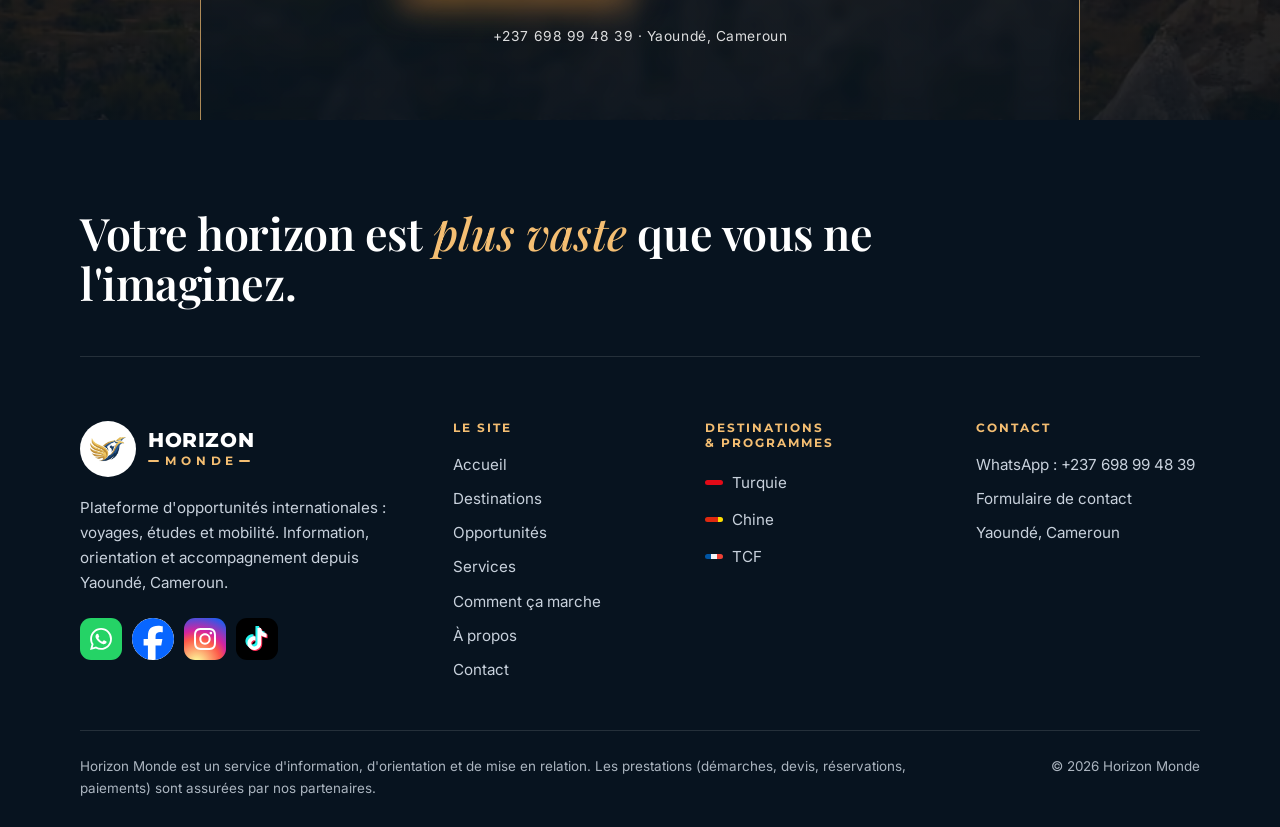
<file: services.html>
<!doctype html>
<html lang="fr">
<head>
  <meta charset="utf-8">
  <meta name="viewport" content="width=device-width, initial-scale=1">
  <title>Services et TCF — Horizon Monde</title>
  <meta name="description" content="Information et orientation, préparation de votre demande, mise en relation avec nos partenaires et information sur le TCF (Test de connaissance du français) : découvrez les services de Horizon Monde.">
  <meta name="theme-color" content="#F7F2EA">

  <meta property="og:type" content="website">
  <meta property="og:locale" content="fr_FR">
  <meta property="og:site_name" content="Horizon Monde">
  <meta property="og:title" content="Services et TCF — Horizon Monde">
  <meta property="og:description" content="Information, orientation, mise en relation et TCF : un accompagnement de bout en bout pour votre projet international.">
  <meta property="og:image" content="assets/img/og-image.jpg">

  <link rel="icon" type="image/png" href="assets/img/favicon.png">
  <link rel="apple-touch-icon" href="assets/img/apple-touch-icon.png">

  <link rel="preconnect" href="https://fonts.googleapis.com">
  <link rel="preconnect" href="https://fonts.gstatic.com" crossorigin>
  <link href="https://fonts.googleapis.com/css2?family=Inter:wght@400;500;600&family=Montserrat:wght@500;600;700;800&family=Playfair+Display:ital,wght@0,500;0,600;0,700;1,500;1,600&display=swap" rel="stylesheet">
  <link rel="stylesheet" href="assets/css/style.css">
  <script>document.documentElement.classList.add("js");</script>
</head>
<body data-page="services">
  <a class="skip-link" href="#contenu">Aller au contenu</a>

  <!-- ============ EN-TÊTE (commun à toutes les pages) ============ -->
  <header class="site-header" id="haut">
    <div class="container header-inner">
      <a class="brand" href="index.html" aria-label="Horizon Monde, accueil">
        <img class="brand-emblem" src="assets/img/emblem.png" alt="" width="132" height="93">
        <span class="brand-word">
          <span class="brand-top">Horizon</span>
          <span class="brand-bottom">Monde</span>
        </span>
      </a>

      <button class="nav-toggle" type="button" aria-expanded="false" aria-controls="nav-principale">
        <span class="nav-toggle-bar"></span>
        <span class="visually-hidden">Ouvrir le menu</span>
      </button>

      <nav class="site-nav" id="nav-principale" aria-label="Navigation principale">
        <ul>
          <li><a href="index.html" data-nav="accueil">Accueil</a></li>
          <li><a href="destinations.html" data-nav="destinations">Destinations</a></li>
          <li><a href="opportunites.html" data-nav="opportunites">Opportunités</a></li>
          <li><a href="services.html" data-nav="services">Services</a></li>
          <li><a href="comment-ca-marche.html" data-nav="parcours">Comment ça marche</a></li>
          <li><a href="a-propos.html" data-nav="a-propos">À propos</a></li>
          <li><a href="contact.html" data-nav="contact">Contact</a></li>
        </ul>
        <a class="header-wa" href="contact.html" data-whatsapp data-message="Bonjour Horizon Monde, j'aimerais échanger avec un conseiller.">
          <svg class="icon brand-icon brand-whatsapp" viewBox="0 0 24 24" aria-hidden="true"><path d="M17.472 14.382c-.297-.149-1.758-.867-2.03-.967-.273-.099-.471-.148-.67.15-.197.297-.767.966-.94 1.164-.173.199-.347.223-.644.075-.297-.15-1.255-.463-2.39-1.475-.883-.788-1.48-1.761-1.653-2.059-.173-.297-.018-.458.13-.606.134-.133.298-.347.446-.52.149-.174.198-.298.298-.497.099-.198.05-.371-.025-.52-.075-.149-.669-1.612-.916-2.207-.242-.579-.487-.5-.669-.51-.173-.008-.371-.01-.57-.01-.198 0-.52.074-.792.372-.272.297-1.04 1.016-1.04 2.479 0 1.462 1.065 2.875 1.213 3.074.149.198 2.096 3.2 5.077 4.487.709.306 1.262.489 1.694.625.712.227 1.36.195 1.871.118.571-.085 1.758-.719 2.006-1.413.248-.694.248-1.289.173-1.413-.074-.124-.272-.198-.57-.347m-5.421 7.403h-.004a9.87 9.87 0 01-5.031-1.378l-.361-.214-3.741.982.998-3.648-.235-.374a9.86 9.86 0 01-1.51-5.26c.001-5.45 4.436-9.884 9.888-9.884 2.64 0 5.122 1.03 6.988 2.898a9.825 9.825 0 012.893 6.994c-.003 5.45-4.437 9.884-9.885 9.884m8.413-18.297A11.815 11.815 0 0012.05 0C5.495 0 .16 5.335.157 11.892c0 2.096.547 4.142 1.588 5.945L.057 24l6.305-1.654a11.882 11.882 0 005.683 1.448h.005c6.554 0 11.89-5.335 11.893-11.893a11.821 11.821 0 00-3.48-8.413Z"/></svg>
          WhatsApp
        </a>
      </nav>
    </div>
  </header>

  <main id="contenu">

    <!-- ============ EN-TÊTE DE PAGE ============ -->
    <section class="page-hero page-hero-cats has-fade-bottom" aria-labelledby="page-titre">
      <div class="page-hero-photo page-hero-photo-compass">
        <picture>
          <source media="(min-width: 768px)" type="image/avif" sizes="64vw"
            srcset="assets/img/photos/boussole-large-1280.avif 1280w, assets/img/photos/boussole-large-2000.avif 2000w">
          <source media="(min-width: 768px)" type="image/webp" sizes="64vw"
            srcset="assets/img/photos/boussole-large-1280.webp 1280w, assets/img/photos/boussole-large-2000.webp 2000w">
          <source type="image/avif" sizes="100vw"
            srcset="assets/img/photos/boussole-mobile-600.avif 600w, assets/img/photos/boussole-mobile-900.avif 900w">
          <source type="image/webp" sizes="100vw"
            srcset="assets/img/photos/boussole-mobile-600.webp 600w, assets/img/photos/boussole-mobile-900.webp 900w">
          <img src="assets/img/photos/boussole-large-1280.jpg" width="1280" height="720" fetchpriority="high" decoding="async"
            alt="Des mains posées sur une carte, prêtes à tracer l'itinéraire.">
        </picture>
      </div>
      <div class="container page-hero-inner">
        <div class="page-hero-text">
          <nav class="breadcrumb hero-anim" style="--d:0" aria-label="Fil d'Ariane">
            <a href="index.html">Accueil</a><span aria-hidden="true">/</span><span aria-current="page">Services</span>
          </nav>
          <p class="eyebrow hero-anim" style="--d:1">Services</p>
          <h1 id="page-titre" class="hero-anim" style="--d:2">Un cap clair, <em>de la première question au départ</em>.</h1>
          <p class="page-lead hero-anim" style="--d:3">
            Information, orientation, préparation de votre demande et mise en relation avec nos partenaires :
            Horizon Monde vous accompagne à chaque étape, et vous informe sur le TCF si votre projet passe par la France ou le Canada.
          </p>
        </div>
      </div>
      <div class="container cat-tiles-wrap">
        <nav class="cat-tiles" aria-label="Nos services">
          <a class="cat-tile hero-anim" style="--d:4" href="#orientation">
            <span class="cat-icon"><svg class="icon" viewBox="0 0 24 24" aria-hidden="true"><circle cx="12" cy="12" r="10"/><path d="m16.24 7.76-2.12 6.36-6.36 2.12 2.12-6.36z"/></svg></span>
            <span class="cat-text"><span class="cat-name">Orientation</span><span class="cat-desc">Information et conseils</span></span>
            <svg class="icon cat-arrow" viewBox="0 0 24 24" aria-hidden="true"><path d="M5 12h14"/><path d="m13 6 6 6-6 6"/></svg>
          </a>
          <a class="cat-tile hero-anim" style="--d:5" href="#demande">
            <span class="cat-icon"><svg class="icon" viewBox="0 0 24 24" aria-hidden="true"><path d="M14 2H6a2 2 0 0 0-2 2v16a2 2 0 0 0 2 2h12a2 2 0 0 0 2-2V8z"/><path d="M14 2v6h6"/><path d="M9 13h6"/><path d="M9 17h4"/></svg></span>
            <span class="cat-text"><span class="cat-name">Votre demande</span><span class="cat-desc">Informations et documents</span></span>
            <svg class="icon cat-arrow" viewBox="0 0 24 24" aria-hidden="true"><path d="M5 12h14"/><path d="m13 6 6 6-6 6"/></svg>
          </a>
          <a class="cat-tile hero-anim" style="--d:6" href="#partenaires">
            <span class="cat-icon"><svg class="icon" viewBox="0 0 24 24" aria-hidden="true"><path d="M10 13a5 5 0 0 0 7.54.54l3-3a5 5 0 0 0-7.07-7.07l-1.72 1.71"/><path d="M14 11a5 5 0 0 0-7.54-.54l-3 3a5 5 0 0 0 7.07 7.07l1.71-1.71"/></svg></span>
            <span class="cat-text"><span class="cat-name">Partenaires</span><span class="cat-desc">Mise en relation</span></span>
            <svg class="icon cat-arrow" viewBox="0 0 24 24" aria-hidden="true"><path d="M5 12h14"/><path d="m13 6 6 6-6 6"/></svg>
          </a>
          <a class="cat-tile hero-anim" style="--d:7" href="#tcf">
            <span class="cat-icon"><svg class="icon" viewBox="0 0 24 24" aria-hidden="true"><path d="m5 8 6 6"/><path d="m4 14 6-6 2-3"/><path d="M2 5h12"/><path d="M7 2h1"/><path d="m22 22-5-10-5 10"/><path d="M14 18h6"/></svg></span>
            <span class="cat-text"><span class="cat-name">TCF</span><span class="cat-desc">France, Canada</span></span>
            <svg class="icon cat-arrow" viewBox="0 0 24 24" aria-hidden="true"><path d="M5 12h14"/><path d="m13 6 6 6-6 6"/></svg>
          </a>
        </nav>
      </div>
      <div class="fade-edge fade-edge-bottom" style="--fade-color: var(--stone)" aria-hidden="true"></div>
    </section>

    <!-- Barre de navigation de la page (visible pendant le défilement) -->
    <nav class="cat-nav" aria-label="Sur cette page" data-cat-nav>
      <div class="container cat-nav-inner">
        <a href="#services"><svg class="icon" viewBox="0 0 24 24" aria-hidden="true"><rect x="3" y="3" width="7" height="7" rx="1"/><rect x="14" y="3" width="7" height="7" rx="1"/><rect x="3" y="14" width="7" height="7" rx="1"/><rect x="14" y="14" width="7" height="7" rx="1"/></svg><span>Services</span></a>
        <a href="#tcf"><svg class="icon" viewBox="0 0 24 24" aria-hidden="true"><path d="m5 8 6 6"/><path d="m4 14 6-6 2-3"/><path d="M2 5h12"/><path d="M7 2h1"/><path d="m22 22-5-10-5 10"/><path d="M14 18h6"/></svg><span>TCF</span></a>
        <a href="#engagements"><svg class="icon" viewBox="0 0 24 24" aria-hidden="true"><path d="M12 22s8-4 8-10V5l-8-3-8 3v7c0 6 8 10 8 10z"/><path d="m9 12 2 2 4-4"/></svg><span>Engagements</span></a>
        <a href="#questions"><svg class="icon" viewBox="0 0 24 24" aria-hidden="true"><circle cx="12" cy="12" r="10"/><path d="M9.09 9a3 3 0 0 1 5.83 1c0 2-3 3-3 3"/><path d="M12 17h.01"/></svg><span>Questions</span></a>
      </div>
    </nav>

    <!-- ============ NOS SERVICES ============ -->
    <section class="section bg-stone" id="services" aria-labelledby="services-titre">
      <div class="container">
        <header class="split-head">
          <div>
            <p class="eyebrow">Nos services</p>
            <h2 id="services-titre">Ce que nous faisons pour vous</h2>
          </div>
          <p>
            Horizon Monde est votre premier interlocuteur : nous vous informons, vous orientons et préparons
            votre demande, puis nous vous mettons en relation avec le bon partenaire.
          </p>
        </header>
        <div class="service-grid">
          <article class="service-card reveal" id="orientation" style="--i:0">
            <div class="service-top">
              <span class="service-icon"><svg class="icon" viewBox="0 0 24 24" aria-hidden="true"><circle cx="12" cy="12" r="10"/><path d="m16.24 7.76-2.12 6.36-6.36 2.12 2.12-6.36z"/></svg></span>
              <span class="service-num" aria-hidden="true">01</span>
            </div>
            <h3>Information &amp; orientation</h3>
            <p>Nous répondons à vos questions sur les destinations, les études, les voyages et les démarches, et vous aidons à choisir l'option la plus adaptée à votre projet.</p>
            <ul class="service-list">
              <li><svg class="icon" viewBox="0 0 24 24" aria-hidden="true"><polyline points="20 6 9 17 4 12"/></svg>Un premier échange sur WhatsApp</li>
              <li><svg class="icon" viewBox="0 0 24 24" aria-hidden="true"><polyline points="20 6 9 17 4 12"/></svg>Des réponses claires sur les destinations et les programmes</li>
              <li><svg class="icon" viewBox="0 0 24 24" aria-hidden="true"><polyline points="20 6 9 17 4 12"/></svg>Des conseils selon votre budget et votre calendrier</li>
            </ul>
          </article>
          <article class="service-card reveal" id="demande" style="--i:1">
            <div class="service-top">
              <span class="service-icon"><svg class="icon" viewBox="0 0 24 24" aria-hidden="true"><path d="M14 2H6a2 2 0 0 0-2 2v16a2 2 0 0 0 2 2h12a2 2 0 0 0 2-2V8z"/><path d="M14 2v6h6"/><path d="M9 13h6"/><path d="M9 17h4"/></svg></span>
              <span class="service-num" aria-hidden="true">02</span>
            </div>
            <h3>Préparation de votre demande</h3>
            <p>Nous faisons le point avec vous sur les informations et les documents utiles, pour que votre demande soit complète et bien présentée.</p>
            <ul class="service-list">
              <li><svg class="icon" viewBox="0 0 24 24" aria-hidden="true"><polyline points="20 6 9 17 4 12"/></svg>La liste des informations et documents à réunir</li>
              <li><svg class="icon" viewBox="0 0 24 24" aria-hidden="true"><polyline points="20 6 9 17 4 12"/></svg>Un regard sur la cohérence de votre projet</li>
              <li><svg class="icon" viewBox="0 0 24 24" aria-hidden="true"><polyline points="20 6 9 17 4 12"/></svg>Une estimation réaliste du budget</li>
            </ul>
          </article>
          <article class="service-card reveal" id="partenaires" style="--i:2">
            <div class="service-top">
              <span class="service-icon"><svg class="icon" viewBox="0 0 24 24" aria-hidden="true"><path d="M10 13a5 5 0 0 0 7.54.54l3-3a5 5 0 0 0-7.07-7.07l-1.72 1.71"/><path d="M14 11a5 5 0 0 0-7.54-.54l-3 3a5 5 0 0 0 7.07 7.07l1.71-1.71"/></svg></span>
              <span class="service-num" aria-hidden="true">03</span>
            </div>
            <h3>Mise en relation avec nos partenaires</h3>
            <p>Nous vous présentons le partenaire adapté à votre projet, par exemple notre agence de voyage partenaire pour la Turquie, avant toute démarche.</p>
            <ul class="service-list">
              <li><svg class="icon" viewBox="0 0 24 24" aria-hidden="true"><polyline points="20 6 9 17 4 12"/></svg>Une présentation claire du partenaire</li>
              <li><svg class="icon" viewBox="0 0 24 24" aria-hidden="true"><polyline points="20 6 9 17 4 12"/></svg>La transmission de votre demande</li>
              <li><svg class="icon" viewBox="0 0 24 24" aria-hidden="true"><polyline points="20 6 9 17 4 12"/></svg>Démarches, devis et réservations assurés par le partenaire</li>
            </ul>
          </article>
          <article class="service-card reveal" id="suivi" style="--i:3">
            <div class="service-top">
              <span class="service-icon"><svg class="icon" viewBox="0 0 24 24" aria-hidden="true"><path d="M21 15a2 2 0 0 1-2 2H7l-4 4V5a2 2 0 0 1 2-2h14a2 2 0 0 1 2 2z"/></svg></span>
              <span class="service-num" aria-hidden="true">04</span>
            </div>
            <h3>Un interlocuteur à votre écoute</h3>
            <p>Tout au long de votre parcours, vous gardez un contact direct pour poser vos questions et savoir où vous en êtes.</p>
            <ul class="service-list">
              <li><svg class="icon" viewBox="0 0 24 24" aria-hidden="true"><polyline points="20 6 9 17 4 12"/></svg>Un contact direct sur WhatsApp</li>
              <li><svg class="icon" viewBox="0 0 24 24" aria-hidden="true"><polyline points="20 6 9 17 4 12"/></svg>Des réponses à chaque étape</li>
              <li><svg class="icon" viewBox="0 0 24 24" aria-hidden="true"><polyline points="20 6 9 17 4 12"/></svg>Une orientation si votre projet évolue</li>
            </ul>
          </article>
        </div>
        <p class="service-more"><a class="btn-link" href="comment-ca-marche.html"><span>Voir le parcours en détail</span></a></p>
      </div>
    </section>

    <!-- ============ TCF ============ -->
    <section class="section bg-ink theme-tcf has-fade-top has-fade-bottom" id="tcf" aria-labelledby="tcf-titre">
      <div class="fade-edge fade-edge-top" style="--fade-color: var(--stone)" aria-hidden="true"></div>
      <div class="fade-edge fade-edge-bottom" style="--fade-color: var(--ivory)" aria-hidden="true"></div>
      <div class="container">
        <div class="chapter chapter-reverse tcf-intro">
          <figure class="chapter-media reveal">
            <picture>
              <source type="image/avif" sizes="(min-width: 960px) 480px, 100vw" srcset="assets/img/photos/tcf-portrait-480.avif 480w, assets/img/photos/tcf-portrait-800.avif 800w, assets/img/photos/tcf-portrait-959.avif 959w">
              <source type="image/webp" sizes="(min-width: 960px) 480px, 100vw" srcset="assets/img/photos/tcf-portrait-480.webp 480w, assets/img/photos/tcf-portrait-800.webp 800w, assets/img/photos/tcf-portrait-959.webp 959w">
              <img src="assets/img/photos/tcf-portrait-800.jpg" sizes="(min-width: 960px) 480px, 100vw" srcset="assets/img/photos/tcf-portrait-480.jpg 480w, assets/img/photos/tcf-portrait-800.jpg 800w, assets/img/photos/tcf-portrait-959.jpg 959w"
                width="800" height="1000" loading="lazy" decoding="async" alt="Un jeune homme concentré travaille sur son ordinateur portable.">
            </picture>
          </figure>
          <div class="chapter-body reveal">
            <p class="eyebrow">Programme · France &amp; Canada</p>
            <h2 id="tcf-titre" class="chapter-name">TCF</h2>
            <p class="chapter-tagline">Test de connaissance du français</p>
            <p class="chapter-lead">
              Le TCF mesure votre niveau de français. Il est souvent demandé pour étudier en France ou pour
              certaines démarches d'immigration au Canada. Le choix de la bonne version dépend de votre projet :
              nous vous aidons à vous y retrouver.
            </p>
            <h3 class="chapter-subtitle">Ce que nous faisons pour vous</h3>
            <ul class="chapter-list">
              <li>Identifier la version du test adaptée à votre projet</li>
              <li>Vous informer sur l'inscription, les centres agréés et les dates</li>
              <li>Vous donner des repères pour vous préparer</li>
              <li>Intégrer le test au calendrier de votre projet</li>
            </ul>
            <div class="chapter-actions">
              <a class="btn btn-primary" href="contact.html" data-whatsapp data-message="Bonjour Horizon Monde, j'aimerais avoir des informations sur le TCF.">
                <svg class="icon brand-icon brand-whatsapp" viewBox="0 0 24 24" aria-hidden="true"><path d="M17.472 14.382c-.297-.149-1.758-.867-2.03-.967-.273-.099-.471-.148-.67.15-.197.297-.767.966-.94 1.164-.173.199-.347.223-.644.075-.297-.15-1.255-.463-2.39-1.475-.883-.788-1.48-1.761-1.653-2.059-.173-.297-.018-.458.13-.606.134-.133.298-.347.446-.52.149-.174.198-.298.298-.497.099-.198.05-.371-.025-.52-.075-.149-.669-1.612-.916-2.207-.242-.579-.487-.5-.669-.51-.173-.008-.371-.01-.57-.01-.198 0-.52.074-.792.372-.272.297-1.04 1.016-1.04 2.479 0 1.462 1.065 2.875 1.213 3.074.149.198 2.096 3.2 5.077 4.487.709.306 1.262.489 1.694.625.712.227 1.36.195 1.871.118.571-.085 1.758-.719 2.006-1.413.248-.694.248-1.289.173-1.413-.074-.124-.272-.198-.57-.347m-5.421 7.403h-.004a9.87 9.87 0 01-5.031-1.378l-.361-.214-3.741.982.998-3.648-.235-.374a9.86 9.86 0 01-1.51-5.26c.001-5.45 4.436-9.884 9.888-9.884 2.64 0 5.122 1.03 6.988 2.898a9.825 9.825 0 012.893 6.994c-.003 5.45-4.437 9.884-9.885 9.884m8.413-18.297A11.815 11.815 0 0012.05 0C5.495 0 .16 5.335.157 11.892c0 2.096.547 4.142 1.588 5.945L.057 24l6.305-1.654a11.882 11.882 0 005.683 1.448h.005c6.554 0 11.89-5.335 11.893-11.893a11.821 11.821 0 00-3.48-8.413Z"/></svg>
                En parler sur WhatsApp
              </a>
            </div>
          </div>
        </div>

        <h3 class="block-title tcf-title">Quelle version pour quel projet&nbsp;?</h3>
        <ul class="tcf-versions">
          <li class="reveal" style="--i:0"><h4>TCF tout public</h4><p>Évaluer son niveau de français, pour un projet personnel, professionnel ou académique.</p></li>
          <li class="reveal" style="--i:1"><h4>TCF Canada</h4><p>Pour certaines démarches d'immigration au Canada ; il évalue les quatre compétences.</p></li>
          <li class="reveal" style="--i:2"><h4>TCF pour les études en France</h4><p>Demandé dans certaines procédures d'admission en première année d'université en France.</p></li>
          <li class="reveal" style="--i:3"><h4>TCF IRN</h4><p>Pour certaines démarches en France : intégration, résidence ou nationalité.</p></li>
        </ul>

        <div class="tcf-facts">
          <div class="tcf-fact reveal">
            <h3 class="block-title">Les épreuves</h3>
            <p>Selon la version, le test évalue la <strong>compréhension orale</strong>, la <strong>compréhension écrite</strong>,
              l'<strong>expression écrite</strong> et l'<strong>expression orale</strong>. Certaines épreuves sont obligatoires,
              d'autres complémentaires.</p>
          </div>
          <div class="tcf-fact reveal">
            <h3 class="block-title">Les résultats</h3>
            <p>Vos résultats sont exprimés selon les six niveaux du Cadre européen commun de référence pour les langues :</p>
            <ol class="cefr" aria-label="Niveaux du CECRL, de A1 à C2">
              <li><strong>A1</strong><span>Découverte</span></li>
              <li><strong>A2</strong><span>Survie</span></li>
              <li><strong>B1</strong><span>Seuil</span></li>
              <li><strong>B2</strong><span>Avancé</span></li>
              <li><strong>C1</strong><span>Autonome</span></li>
              <li><strong>C2</strong><span>Maîtrise</span></li>
            </ol>
          </div>
        </div>
        <p class="tcf-note">
          Versions, épreuves, tarifs et dates sont fixés par France Éducation international et les centres agréés.
          Nous vous aidons à vérifier les informations à jour avant de vous inscrire.
        </p>
      </div>
    </section>

    <!-- ============ ENGAGEMENTS ============ -->
    <section class="section bg-ivory" id="engagements" aria-labelledby="engagements-titre">
      <div class="container chapter commitments">
        <figure class="chapter-media reveal">
          <picture>
              <source type="image/avif" sizes="(min-width: 960px) 480px, 100vw" srcset="assets/img/photos/conseillere-480.avif 480w, assets/img/photos/conseillere-800.avif 800w, assets/img/photos/conseillere-960.avif 960w">
              <source type="image/webp" sizes="(min-width: 960px) 480px, 100vw" srcset="assets/img/photos/conseillere-480.webp 480w, assets/img/photos/conseillere-800.webp 800w, assets/img/photos/conseillere-960.webp 960w">
              <img src="assets/img/photos/conseillere-800.jpg" sizes="(min-width: 960px) 480px, 100vw" srcset="assets/img/photos/conseillere-480.jpg 480w, assets/img/photos/conseillere-800.jpg 800w, assets/img/photos/conseillere-960.jpg 960w"
                width="800" height="1000" loading="lazy" decoding="async" alt="Une conseillère souriante.">
            </picture>
        </figure>
        <div class="chapter-body reveal">
          <p class="eyebrow">Nos engagements</p>
          <h2 id="engagements-titre">La confiance <em>avant tout</em></h2>
          <ul class="commit-list">
            <li><span class="commit-icon"><svg class="icon" viewBox="0 0 24 24" aria-hidden="true"><path d="M1 12s4-8 11-8 11 8 11 8-4 8-11 8-11-8-11-8z"/><circle cx="12" cy="12" r="3"/></svg></span><div><h3>Une information claire</h3><p>Des réponses précises et honnêtes, y compris quand la réponse est « ce n'est pas le bon moment » ou « ce n'est pas possible ».</p></div></li>
            <li><span class="commit-icon"><svg class="icon" viewBox="0 0 24 24" aria-hidden="true"><path d="M17 21v-2a4 4 0 0 0-4-4H5a4 4 0 0 0-4 4v2"/><circle cx="9" cy="7" r="4"/><path d="M23 21v-2a4 4 0 0 0-3-3.87"/><path d="M16 3.13a4 4 0 0 1 0 7.75"/></svg></span><div><h3>Des partenaires présentés</h3><p>Vous savez toujours qui fait quoi : le partenaire qui réalise les démarches vous est présenté avant toute décision.</p></div></li>
            <li><span class="commit-icon"><svg class="icon" viewBox="0 0 24 24" aria-hidden="true"><path d="M21 15a2 2 0 0 1-2 2H7l-4 4V5a2 2 0 0 1 2-2h14a2 2 0 0 1 2 2z"/></svg></span><div><h3>Un conseiller à l'écoute</h3><p>Un échange direct sur WhatsApp, avec des réponses adaptées à votre situation et à votre rythme.</p></div></li>
          </ul>
        </div>
      </div>
    </section>

    <!-- ============ QUESTIONS FRÉQUENTES ============ -->
    <section class="section bg-stone" id="questions" aria-labelledby="questions-titre">
      <div class="container faq-wrap">
        <header class="faq-head">
          <p class="eyebrow">Questions fréquentes</p>
          <h2 id="questions-titre">Vos questions, nos réponses</h2>
          <p>Vous ne trouvez pas votre réponse&nbsp;? Posez-nous directement la question sur WhatsApp.</p>
          <a class="btn btn-primary" href="contact.html" data-whatsapp data-message="Bonjour Horizon Monde, j'ai une question.">
            <svg class="icon brand-icon brand-whatsapp" viewBox="0 0 24 24" aria-hidden="true"><path d="M17.472 14.382c-.297-.149-1.758-.867-2.03-.967-.273-.099-.471-.148-.67.15-.197.297-.767.966-.94 1.164-.173.199-.347.223-.644.075-.297-.15-1.255-.463-2.39-1.475-.883-.788-1.48-1.761-1.653-2.059-.173-.297-.018-.458.13-.606.134-.133.298-.347.446-.52.149-.174.198-.298.298-.497.099-.198.05-.371-.025-.52-.075-.149-.669-1.612-.916-2.207-.242-.579-.487-.5-.669-.51-.173-.008-.371-.01-.57-.01-.198 0-.52.074-.792.372-.272.297-1.04 1.016-1.04 2.479 0 1.462 1.065 2.875 1.213 3.074.149.198 2.096 3.2 5.077 4.487.709.306 1.262.489 1.694.625.712.227 1.36.195 1.871.118.571-.085 1.758-.719 2.006-1.413.248-.694.248-1.289.173-1.413-.074-.124-.272-.198-.57-.347m-5.421 7.403h-.004a9.87 9.87 0 01-5.031-1.378l-.361-.214-3.741.982.998-3.648-.235-.374a9.86 9.86 0 01-1.51-5.26c.001-5.45 4.436-9.884 9.888-9.884 2.64 0 5.122 1.03 6.988 2.898a9.825 9.825 0 012.893 6.994c-.003 5.45-4.437 9.884-9.885 9.884m8.413-18.297A11.815 11.815 0 0012.05 0C5.495 0 .16 5.335.157 11.892c0 2.096.547 4.142 1.588 5.945L.057 24l6.305-1.654a11.882 11.882 0 005.683 1.448h.005c6.554 0 11.89-5.335 11.893-11.893a11.821 11.821 0 00-3.48-8.413Z"/></svg>
            Poser ma question
          </a>
        </header>
        <div class="faq-list">
          <details class="faq-item reveal" open>
            <summary><span>Comment se passe le premier échange&nbsp;?</span><svg class="icon faq-toggle" viewBox="0 0 24 24" aria-hidden="true"><path d="M12 5v14"/><path d="M5 12h14"/></svg></summary>
            <p>Vous nous écrivez sur WhatsApp ou via le formulaire de contact. Nous faisons ensuite le point sur votre projet : objectif, destination, calendrier, budget et nombre de personnes.</p>
          </details>
          <details class="faq-item reveal">
            <summary><span>Qui réalise les démarches et les réservations&nbsp;?</span><svg class="icon faq-toggle" viewBox="0 0 24 24" aria-hidden="true"><path d="M12 5v14"/><path d="M5 12h14"/></svg></summary>
            <p>Nos partenaires, qui vous sont présentés avant toute démarche, par exemple notre agence de voyage partenaire pour la Turquie. Horizon Monde vous informe, vous oriente et prépare la mise en relation.</p>
          </details>
          <details class="faq-item reveal">
            <summary><span>Combien de temps à l'avance faut-il nous contacter&nbsp;?</span><svg class="icon faq-toggle" viewBox="0 0 24 24" aria-hidden="true"><path d="M12 5v14"/><path d="M5 12h14"/></svg></summary>
            <p>Le plus tôt possible. Un projet d'études se prépare souvent plusieurs mois à l'avance, et un voyage s'organise d'autant mieux que les dates sont connues tôt.</p>
          </details>
          <details class="faq-item reveal">
            <summary><span>Le TCF est-il obligatoire pour mon projet&nbsp;?</span><svg class="icon faq-toggle" viewBox="0 0 24 24" aria-hidden="true"><path d="M12 5v14"/><path d="M5 12h14"/></svg></summary>
            <p>Cela dépend de votre projet et de l'établissement ou de l'administration concernés. Nous vous aidons à vérifier si un test est demandé, et lequel.</p>
          </details>
          <details class="faq-item reveal">
            <summary><span>Accompagnez-vous d'autres destinations que la Turquie et la Chine&nbsp;?</span><svg class="icon faq-toggle" viewBox="0 0 24 24" aria-hidden="true"><path d="M12 5v14"/><path d="M5 12h14"/></svg></summary>
            <p>La Turquie et la Chine sont aujourd'hui nos destinations principales. Pour un autre projet, parlez-nous-en : nous vous dirons honnêtement si nous pouvons vous accompagner.</p>
          </details>
        </div>
      </div>
    </section>

    <!-- ============ APPEL FINAL ============ -->
    <section class="section bg-photo closing has-fade-top" aria-labelledby="cta-titre">
      <div class="fade-edge fade-edge-top" style="--fade-color: var(--stone)" aria-hidden="true"></div>
      <picture class="closing-bg">
        <source media="(min-width: 768px)" type="image/avif" sizes="100vw"
          srcset="assets/img/photos/porte-large-1280.avif 1280w, assets/img/photos/porte-large-2000.avif 2000w">
        <source media="(min-width: 768px)" type="image/webp" sizes="100vw"
          srcset="assets/img/photos/porte-large-1280.webp 1280w, assets/img/photos/porte-large-2000.webp 2000w">
        <source media="(min-width: 768px)" sizes="100vw"
          srcset="assets/img/photos/porte-large-1280.jpg 1280w, assets/img/photos/porte-large-2000.jpg 2000w">
        <source type="image/avif" sizes="100vw"
          srcset="assets/img/photos/porte-mobile-600.avif 600w, assets/img/photos/porte-mobile-900.avif 900w">
        <source type="image/webp" sizes="100vw"
          srcset="assets/img/photos/porte-mobile-600.webp 600w, assets/img/photos/porte-mobile-900.webp 900w">
        <img src="assets/img/photos/porte-mobile-600.jpg" alt="" width="600" height="800" loading="lazy" decoding="async">
      </picture>
      <div class="container">
        <div class="closing-arch reveal">
          <img class="closing-emblem" src="assets/img/emblem.png" alt="" width="132" height="93" loading="lazy" decoding="async">
          <p class="eyebrow">Votre projet</p>
          <h2 id="cta-titre">Votre prochaine opportunité commence par <em>une conversation</em>.</h2>
          <p class="closing-lead">Écrivez-nous sur WhatsApp : un conseiller vous répond et vous oriente vers la bonne porte.</p>
          <div class="closing-actions">
            <a class="btn btn-primary" href="contact.html" data-whatsapp data-message="Bonjour Horizon Monde, j'aimerais parler de mon projet avec un conseiller.">
              <svg class="icon brand-icon brand-whatsapp" viewBox="0 0 24 24" aria-hidden="true"><path d="M17.472 14.382c-.297-.149-1.758-.867-2.03-.967-.273-.099-.471-.148-.67.15-.197.297-.767.966-.94 1.164-.173.199-.347.223-.644.075-.297-.15-1.255-.463-2.39-1.475-.883-.788-1.48-1.761-1.653-2.059-.173-.297-.018-.458.13-.606.134-.133.298-.347.446-.52.149-.174.198-.298.298-.497.099-.198.05-.371-.025-.52-.075-.149-.669-1.612-.916-2.207-.242-.579-.487-.5-.669-.51-.173-.008-.371-.01-.57-.01-.198 0-.52.074-.792.372-.272.297-1.04 1.016-1.04 2.479 0 1.462 1.065 2.875 1.213 3.074.149.198 2.096 3.2 5.077 4.487.709.306 1.262.489 1.694.625.712.227 1.36.195 1.871.118.571-.085 1.758-.719 2.006-1.413.248-.694.248-1.289.173-1.413-.074-.124-.272-.198-.57-.347m-5.421 7.403h-.004a9.87 9.87 0 01-5.031-1.378l-.361-.214-3.741.982.998-3.648-.235-.374a9.86 9.86 0 01-1.51-5.26c.001-5.45 4.436-9.884 9.888-9.884 2.64 0 5.122 1.03 6.988 2.898a9.825 9.825 0 012.893 6.994c-.003 5.45-4.437 9.884-9.885 9.884m8.413-18.297A11.815 11.815 0 0012.05 0C5.495 0 .16 5.335.157 11.892c0 2.096.547 4.142 1.588 5.945L.057 24l6.305-1.654a11.882 11.882 0 005.683 1.448h.005c6.554 0 11.89-5.335 11.893-11.893a11.821 11.821 0 00-3.48-8.413Z"/></svg>
              Écrire sur WhatsApp
            </a>
            <a class="btn-link" href="contact.html"><span>Nous contacter autrement</span></a>
          </div>
          <p class="closing-note">+237 698 99 48 39 · Yaoundé, Cameroun</p>
        </div>
      </div>
    </section>
  </main>

  <!-- ============ PIED DE PAGE (commun à toutes les pages) ============ -->
  <footer class="site-footer">
    <div class="container">
      <p class="footer-statement">Votre horizon est <em>plus vaste</em> que vous ne l'imaginez.</p>

      <div class="footer-grid">
        <div class="footer-brand">
          <a class="footer-logo" href="index.html" aria-label="Horizon Monde, accueil">
            <span class="footer-emblem"><img src="assets/img/emblem.png" alt="" width="132" height="93" loading="lazy" decoding="async"></span>
            <span class="brand-word">
              <span class="brand-top">Horizon</span>
              <span class="brand-bottom">Monde</span>
            </span>
          </a>
          <p>Plateforme d'opportunités internationales : voyages, études et mobilité. Information, orientation et accompagnement depuis Yaoundé, Cameroun.</p>
          <ul class="footer-social" aria-label="Réseaux sociaux">
            <li><a class="brand-tile-whatsapp" href="contact.html" data-whatsapp data-message="Bonjour Horizon Monde !" aria-label="WhatsApp"><svg class="icon brand-icon brand-whatsapp" viewBox="0 0 24 24" aria-hidden="true"><path d="M17.472 14.382c-.297-.149-1.758-.867-2.03-.967-.273-.099-.471-.148-.67.15-.197.297-.767.966-.94 1.164-.173.199-.347.223-.644.075-.297-.15-1.255-.463-2.39-1.475-.883-.788-1.48-1.761-1.653-2.059-.173-.297-.018-.458.13-.606.134-.133.298-.347.446-.52.149-.174.198-.298.298-.497.099-.198.05-.371-.025-.52-.075-.149-.669-1.612-.916-2.207-.242-.579-.487-.5-.669-.51-.173-.008-.371-.01-.57-.01-.198 0-.52.074-.792.372-.272.297-1.04 1.016-1.04 2.479 0 1.462 1.065 2.875 1.213 3.074.149.198 2.096 3.2 5.077 4.487.709.306 1.262.489 1.694.625.712.227 1.36.195 1.871.118.571-.085 1.758-.719 2.006-1.413.248-.694.248-1.289.173-1.413-.074-.124-.272-.198-.57-.347m-5.421 7.403h-.004a9.87 9.87 0 01-5.031-1.378l-.361-.214-3.741.982.998-3.648-.235-.374a9.86 9.86 0 01-1.51-5.26c.001-5.45 4.436-9.884 9.888-9.884 2.64 0 5.122 1.03 6.988 2.898a9.825 9.825 0 012.893 6.994c-.003 5.45-4.437 9.884-9.885 9.884m8.413-18.297A11.815 11.815 0 0012.05 0C5.495 0 .16 5.335.157 11.892c0 2.096.547 4.142 1.588 5.945L.057 24l6.305-1.654a11.882 11.882 0 005.683 1.448h.005c6.554 0 11.89-5.335 11.893-11.893a11.821 11.821 0 00-3.48-8.413Z"/></svg></a></li>
            <li><a class="brand-tile-facebook" data-social="facebook" href="#" target="_blank" rel="noopener" aria-label="Facebook"><svg class="icon brand-icon brand-facebook" viewBox="0 0 24 24" aria-hidden="true"><path d="M9.101 23.691v-7.98H6.627v-3.667h2.474v-1.58c0-4.085 1.848-5.978 5.858-5.978.401 0 .955.042 1.468.103a8.68 8.68 0 0 1 1.141.195v3.325a8.623 8.623 0 0 0-.653-.036 26.805 26.805 0 0 0-.733-.009c-.707 0-1.259.096-1.675.309a1.686 1.686 0 0 0-.679.622c-.258.42-.374.995-.374 1.752v1.297h3.919l-.386 2.103-.287 1.564h-3.246v8.245C19.396 23.238 24 18.179 24 12.044c0-6.627-5.373-12-12-12s-12 5.373-12 12c0 5.628 3.874 10.35 9.101 11.647Z"/></svg></a></li>
            <li><a class="brand-tile-instagram" data-social="instagram" href="#" target="_blank" rel="noopener" aria-label="Instagram"><svg class="icon brand-icon brand-instagram" viewBox="0 0 24 24" aria-hidden="true"><path d="M7.0301.084c-1.2768.0602-2.1487.264-2.911.5634-.7888.3075-1.4575.72-2.1228 1.3877-.6652.6677-1.075 1.3368-1.3802 2.127-.2954.7638-.4956 1.6365-.552 2.914-.0564 1.2775-.0689 1.6882-.0626 4.947.0062 3.2586.0206 3.6671.0825 4.9473.061 1.2765.264 2.1482.5635 2.9107.308.7889.72 1.4573 1.388 2.1228.6679.6655 1.3365 1.0743 2.1285 1.38.7632.295 1.6361.4961 2.9134.552 1.2773.056 1.6884.069 4.9462.0627 3.2578-.0062 3.668-.0207 4.9478-.0814 1.28-.0607 2.147-.2652 2.9098-.5633.7889-.3086 1.4578-.72 2.1228-1.3881.665-.6682 1.0745-1.3378 1.3795-2.1284.2957-.7632.4966-1.636.552-2.9124.056-1.2809.0692-1.6898.063-4.948-.0063-3.2583-.021-3.6668-.0817-4.9465-.0607-1.2797-.264-2.1487-.5633-2.9117-.3084-.7889-.72-1.4568-1.3876-2.1228C21.2982 1.33 20.628.9208 19.8378.6165 19.074.321 18.2017.1197 16.9244.0645 15.6471.0093 15.236-.005 11.977.0014 8.718.0076 8.31.0215 7.0301.0839m.1402 21.6932c-1.17-.0509-1.8053-.2453-2.2287-.408-.5606-.216-.96-.4771-1.3819-.895-.422-.4178-.6811-.8186-.9-1.378-.1644-.4234-.3624-1.058-.4171-2.228-.0595-1.2645-.072-1.6442-.079-4.848-.007-3.2037.0053-3.583.0607-4.848.05-1.169.2456-1.805.408-2.2282.216-.5613.4762-.96.895-1.3816.4188-.4217.8184-.6814 1.3783-.9003.423-.1651 1.0575-.3614 2.227-.4171 1.2655-.06 1.6447-.072 4.848-.079 3.2033-.007 3.5835.005 4.8495.0608 1.169.0508 1.8053.2445 2.228.408.5608.216.96.4754 1.3816.895.4217.4194.6816.8176.9005 1.3787.1653.4217.3617 1.056.4169 2.2263.0602 1.2655.0739 1.645.0796 4.848.0058 3.203-.0055 3.5834-.061 4.848-.051 1.17-.245 1.8055-.408 2.2294-.216.5604-.4763.96-.8954 1.3814-.419.4215-.8181.6811-1.3783.9-.4224.1649-1.0577.3617-2.2262.4174-1.2656.0595-1.6448.072-4.8493.079-3.2045.007-3.5825-.006-4.848-.0608M16.953 5.5864A1.44 1.44 0 1 0 18.39 4.144a1.44 1.44 0 0 0-1.437 1.4424M5.8385 12.012c.0067 3.4032 2.7706 6.1557 6.173 6.1493 3.4026-.0065 6.157-2.7701 6.1506-6.1733-.0065-3.4032-2.771-6.1565-6.174-6.1498-3.403.0067-6.156 2.771-6.1496 6.1738M8 12.0077a4 4 0 1 1 4.008 3.9921A3.9996 3.9996 0 0 1 8 12.0077"/></svg></a></li>
            <li><a class="brand-tile-tiktok" data-social="tiktok" href="#" target="_blank" rel="noopener" aria-label="TikTok"><svg class="icon brand-icon brand-tiktok" viewBox="0 0 24 24" aria-hidden="true"><path d="M12.525.02c1.31-.02 2.61-.01 3.91-.02.08 1.53.63 3.09 1.75 4.17 1.12 1.11 2.7 1.62 4.24 1.79v4.03c-1.44-.05-2.89-.35-4.2-.97-.57-.26-1.1-.59-1.62-.93-.01 2.92.01 5.84-.02 8.75-.08 1.4-.54 2.79-1.35 3.94-1.31 1.92-3.58 3.17-5.91 3.21-1.43.08-2.86-.31-4.08-1.03-2.02-1.19-3.44-3.37-3.65-5.71-.02-.5-.03-1-.01-1.49.18-1.9 1.12-3.72 2.58-4.96 1.66-1.44 3.98-2.13 6.15-1.72.02 1.48-.04 2.96-.04 4.44-.99-.32-2.15-.23-3.02.37-.63.41-1.11 1.04-1.36 1.75-.21.51-.15 1.07-.14 1.61.24 1.64 1.82 3.02 3.5 2.87 1.12-.01 2.19-.66 2.77-1.61.19-.33.4-.67.41-1.06.1-1.79.06-3.57.07-5.36.01-4.03-.01-8.05.02-12.07z"/></svg></a></li>
            <li><a class="brand-tile-threads" data-social="threads" href="#" target="_blank" rel="noopener" aria-label="Threads"><svg class="icon brand-icon brand-threads" viewBox="0 0 24 24" aria-hidden="true"><path d="M18.263 11.097c-.03-3.486-1.92-5.586-5.111-5.586-2.13 0-3.922.963-4.863 2.499l2.062 1.438c.535-.843 1.272-1.543 2.628-1.543 1.528 0 2.318.85 2.544 2.431a15 15 0 0 0-2.236-.173c-4.125 0-6.068 1.867-6.068 4.336s1.943 3.99 4.804 3.99c3.139 0 5.013-2.115 5.781-4.735.798.361 1.348 1.204 1.348 2.47 0 3.387-3.907 5.232-7.22 5.232-4.885 0-8.077-3.207-8.077-8.424 0-6.392 4.223-10.487 9.9-10.487 3.808 0 5.69 1.671 6.97 3.914l2.108-1.475C21.44 2.078 18.331 0 13.663 0 6.227 0 1.168 5.277 1.168 12.934c0 7 4.953 11.066 10.856 11.066 4.878 0 9.809-2.846 9.809-7.716 0-2.545-1.46-4.231-3.569-5.187m-6.33 4.855c-1.077 0-2.026-.512-2.026-1.453 0-1.483 1.822-1.934 3.606-1.934.678 0 1.34.045 1.927.173-.422 1.927-1.671 3.215-3.508 3.214Z"/></svg></a></li>
            <li><a class="brand-tile-youtube" data-social="youtube" href="#" target="_blank" rel="noopener" aria-label="YouTube"><svg class="icon brand-icon brand-youtube" viewBox="0 0 24 24" aria-hidden="true"><path d="M23.498 6.186a3.016 3.016 0 0 0-2.122-2.136C19.505 3.545 12 3.545 12 3.545s-7.505 0-9.377.505A3.017 3.017 0 0 0 .502 6.186C0 8.07 0 12 0 12s0 3.93.502 5.814a3.016 3.016 0 0 0 2.122 2.136c1.871.505 9.376.505 9.376.505s7.505 0 9.377-.505a3.015 3.015 0 0 0 2.122-2.136C24 15.93 24 12 24 12s0-3.93-.502-5.814zM9.545 15.568V8.432L15.818 12l-6.273 3.568z"/></svg></a></li>
          </ul>
        </div>

        <nav aria-label="Pages du site">
          <h2 class="footer-title">Le site</h2>
          <ul class="footer-links">
            <li><a href="index.html">Accueil</a></li>
            <li><a href="destinations.html">Destinations</a></li>
            <li><a href="opportunites.html">Opportunités</a></li>
            <li><a href="services.html">Services</a></li>
            <li><a href="comment-ca-marche.html">Comment ça marche</a></li>
            <li><a href="a-propos.html">À propos</a></li>
            <li><a href="contact.html">Contact</a></li>
          </ul>
        </nav>

        <div>
          <h2 class="footer-title">Destinations &amp; programmes</h2>
          <ul class="footer-links">
            <li><a class="theme-turquie" href="destinations.html#turquie">Turquie</a></li>
            <li><a class="theme-chine" href="destinations.html#chine">Chine</a></li>
            <li><a class="theme-tcf" href="services.html#tcf">TCF</a></li>
          </ul>
        </div>

        <div>
          <h2 class="footer-title">Contact</h2>
          <ul class="footer-links">
            <li><a href="contact.html" data-whatsapp data-message="Bonjour Horizon Monde !">WhatsApp : <span class="nowrap">+237 698 99 48 39</span></a></li>
            <li><a href="contact.html#formulaire">Formulaire de contact</a></li>
            <li>Yaoundé, Cameroun</li>
          </ul>
        </div>
      </div>

      <div class="footer-bottom">
        <p>
          Horizon Monde est un service d'information, d'orientation et de mise en relation. Les prestations
          (démarches, devis, réservations, paiements) sont assurées par nos partenaires.
        </p>
        <p>© <span data-year>2026</span> Horizon Monde</p>
      </div>
    </div>
  </footer>

  <!-- Bouton WhatsApp flottant -->
  <a class="whatsapp-float" href="contact.html" data-whatsapp data-message="Bonjour Horizon Monde, j'aimerais avoir des informations." aria-label="Nous écrire sur WhatsApp">
    <svg class="icon brand-icon brand-whatsapp" viewBox="0 0 24 24" aria-hidden="true"><path d="M17.472 14.382c-.297-.149-1.758-.867-2.03-.967-.273-.099-.471-.148-.67.15-.197.297-.767.966-.94 1.164-.173.199-.347.223-.644.075-.297-.15-1.255-.463-2.39-1.475-.883-.788-1.48-1.761-1.653-2.059-.173-.297-.018-.458.13-.606.134-.133.298-.347.446-.52.149-.174.198-.298.298-.497.099-.198.05-.371-.025-.52-.075-.149-.669-1.612-.916-2.207-.242-.579-.487-.5-.669-.51-.173-.008-.371-.01-.57-.01-.198 0-.52.074-.792.372-.272.297-1.04 1.016-1.04 2.479 0 1.462 1.065 2.875 1.213 3.074.149.198 2.096 3.2 5.077 4.487.709.306 1.262.489 1.694.625.712.227 1.36.195 1.871.118.571-.085 1.758-.719 2.006-1.413.248-.694.248-1.289.173-1.413-.074-.124-.272-.198-.57-.347m-5.421 7.403h-.004a9.87 9.87 0 01-5.031-1.378l-.361-.214-3.741.982.998-3.648-.235-.374a9.86 9.86 0 01-1.51-5.26c.001-5.45 4.436-9.884 9.888-9.884 2.64 0 5.122 1.03 6.988 2.898a9.825 9.825 0 012.893 6.994c-.003 5.45-4.437 9.884-9.885 9.884m8.413-18.297A11.815 11.815 0 0012.05 0C5.495 0 .16 5.335.157 11.892c0 2.096.547 4.142 1.588 5.945L.057 24l6.305-1.654a11.882 11.882 0 005.683 1.448h.005c6.554 0 11.89-5.335 11.893-11.893a11.821 11.821 0 00-3.48-8.413Z"/></svg>
  </a>

  <script src="assets/js/main.js" defer></script>
</body>
</html>
</file>
<file: assets/css/style.css>
/* ==========================================================================
   Horizon Monde — feuille de styles commune à toutes les pages
   Couleurs tirées du logo : bleu marine, bleu roi et or.
   ========================================================================== */

:root {
  --navy: #0B1F33;               /* bleu nuit (encre) */
  --navy-deep: #07131F;
  --blue: #1F5F8B;
  --gold: #E0913A;               /* ambre (filets, détails) */
  --gold-light: #F4BE72;
  --gold-text: #8A4A10;          /* ambre lisible sur fond clair (contraste AA) */
  --gold-text-strong: #7A410E;   /* ambre lisible sur ivoire et pierre (contraste AA) */
  --amber: #F2A541;              /* accent « coucher de soleil » : boutons */
  --amber-hover: #F6B862;
  --ivory: #F7F2EA;              /* fond clair principal */
  --stone: #ECE3D4;              /* fond clair secondaire */
  --ink: #0B1F33;                /* fond sombre */
  --sky: #DCE8F5;                /* ciel (en-tête, haut du hero) */
  --cream: #FBF8F2;
  --white: #FFFFFF;
  --ink: #18233A;
  --muted: #4A5466;
  --line: #E3D9C8;
  --on-navy: #C8D1DC;
  --whatsapp: #25D366;            /* vert officiel WhatsApp */
  --whatsapp-hover: #1EBE5A;

  --font-title: "Montserrat", system-ui, -apple-system, "Segoe UI", sans-serif;
  --font-body: "Inter", system-ui, -apple-system, "Segoe UI", sans-serif;
  --font-serif: "Playfair Display", Georgia, "Times New Roman", serif;
  --font-display: "Playfair Display", Georgia, "Times New Roman", serif;   /* grands titres */

  --radius: 14px;
  --radius-lg: 22px;
  --shadow-sm: 0 1px 2px rgba(14, 43, 77, .06), 0 2px 8px rgba(14, 43, 77, .06);
  --shadow: 0 10px 30px rgba(14, 43, 77, .12);
  --container: 1160px;
  --gutter: 20px;
  --header-h: 76px;
}

/* ---------- Base ---------- */
*, *::before, *::after { box-sizing: border-box; }

html { scroll-behavior: smooth; scroll-padding-top: calc(var(--header-h) + 12px); }

body {
  margin: 0;
  font-family: var(--font-body);
  font-size: 1rem;
  line-height: 1.65;
  color: #18222F;
  background: var(--ivory);
  -webkit-font-smoothing: antialiased;
  overflow-x: hidden;
}

img, svg { display: block; max-width: 100%; }

h1, h2, h3 {
  font-family: var(--font-title);
  color: var(--navy);
  line-height: 1.2;
  margin: 0 0 .6em;
  text-wrap: balance;
}
h1 { font-size: clamp(2.1rem, 5vw, 3.6rem); font-weight: 800; letter-spacing: -.01em; }
h2 { font-size: clamp(1.6rem, 3.2vw, 2.4rem); font-weight: 700; }
h3 { font-size: 1.15rem; font-weight: 700; }

p { margin: 0 0 1em; }
a { color: var(--blue); }
ul, ol { margin: 0; padding: 0; }

.icon {
  width: 1.25em; height: 1.25em;
  fill: none; stroke: currentColor; stroke-width: 2;
  stroke-linecap: round; stroke-linejoin: round;
  flex-shrink: 0;
}

.container {
  width: 100%;
  max-width: var(--container);
  margin: 0 auto;
  padding: 0 var(--gutter);
}

[hidden] { display: none !important; }

.visually-hidden {
  position: absolute !important; width: 1px; height: 1px;
  overflow: hidden; clip: rect(0 0 0 0); white-space: nowrap;
}

.skip-link {
  position: absolute; left: 12px; top: -60px; z-index: 200;
  background: var(--navy); color: var(--white);
  padding: 10px 16px; border-radius: 8px; text-decoration: none;
}
.skip-link:focus { top: 12px; }

:focus-visible { outline: 3px solid var(--gold); outline-offset: 3px; border-radius: 6px; }

.center { text-align: center; }

/* ---------- Boutons ---------- */
.btn {
  display: inline-flex; align-items: center; justify-content: center; gap: .55em;
  min-height: 48px;
  padding: .8em 1.4em;
  border-radius: 999px;
  border: 2px solid transparent;
  font-family: var(--font-title);
  font-weight: 700;
  font-size: .98rem;
  text-decoration: none;
  cursor: pointer;
  transition: background-color .2s, color .2s, border-color .2s, transform .2s, box-shadow .2s;
}
.btn:hover { transform: translateY(-1px); }
.btn-sm { min-height: 42px; padding: .5em 1.1em; font-size: .9rem; }




/* ---------- En-tête ---------- */
.site-header {
  position: sticky; top: 0; z-index: 100;
  background: rgba(247, 242, 234, .92);
  backdrop-filter: saturate(1.4) blur(12px);
  -webkit-backdrop-filter: saturate(1.4) blur(12px);
  border-bottom: 1px solid transparent;
  transition: box-shadow .3s, border-color .3s;
}
.site-header.is-scrolled { border-color: var(--line); box-shadow: 0 8px 28px -18px rgba(14, 43, 77, .35); }

.header-inner {
  display: flex; align-items: center; justify-content: space-between; gap: 24px;
  min-height: var(--header-h);
}

.brand { display: inline-flex; align-items: center; gap: 10px; text-decoration: none; }
.brand-emblem { width: 52px; height: auto; }
.brand-word { display: flex; flex-direction: column; line-height: 1; font-family: var(--font-title); }
.brand-top { color: var(--navy); font-weight: 800; font-size: 1.22rem; letter-spacing: .03em; text-transform: uppercase; }
.brand-bottom {
  display: flex; align-items: center; gap: 6px;
  color: var(--gold); font-weight: 700; font-size: .72rem; letter-spacing: .42em;
  text-transform: uppercase; margin-top: 5px;
}
.brand-bottom::before, .brand-bottom::after {
  content: ""; height: 2px; width: 11px; background: var(--gold); border-radius: 2px;
}
.brand-bottom::after { margin-left: -.42em; }  /* compense l'espacement de la dernière lettre */

/* Bouton WhatsApp de l'en-tête : discret mais visible */
.header-wa {
  display: inline-flex; align-items: center; justify-content: center; gap: 8px;
  min-height: 42px; padding: 0 18px; border-radius: 999px;
  border: 1px solid var(--line); background: var(--white);
  color: var(--navy); text-decoration: none;
  font-family: var(--font-title); font-weight: 600; font-size: .86rem;
  transition: border-color .25s, background-color .25s, box-shadow .25s;
}
.header-wa .icon { color: var(--whatsapp); width: 18px; height: 18px; }
.header-wa:hover { border-color: var(--navy); box-shadow: 0 6px 18px -10px rgba(14, 43, 77, .5); }

/* Menu : version mobile par défaut */
.nav-toggle {
  display: block;
  width: 46px; height: 46px; border-radius: 12px;
  border: 1px solid var(--line); background: var(--white); cursor: pointer;
  position: relative;
}
.nav-toggle-bar,
.nav-toggle-bar::before,
.nav-toggle-bar::after {
  position: absolute; left: 50%; width: 20px; height: 2px; margin-left: -10px;
  background: var(--navy); border-radius: 2px; transition: transform .25s, background-color .2s;
}
.nav-toggle-bar { top: 50%; margin-top: -1px; }
.nav-toggle-bar::before, .nav-toggle-bar::after { content: ""; }
.nav-toggle-bar::before { top: -6px; }
.nav-toggle-bar::after { top: 6px; }
.nav-toggle[aria-expanded="true"] .nav-toggle-bar { background: transparent; }
.nav-toggle[aria-expanded="true"] .nav-toggle-bar::before { transform: translateY(6px) rotate(45deg); }
.nav-toggle[aria-expanded="true"] .nav-toggle-bar::after { transform: translateY(-6px) rotate(-45deg); }

.site-nav {
  position: absolute; top: 100%; left: 0; right: 0;
  display: none; flex-direction: column; gap: 20px;
  max-height: calc(100svh - var(--header-h)); overflow-y: auto;
  padding: 8px var(--gutter) 28px;
  background: var(--white); border-bottom: 1px solid var(--line);
  box-shadow: 0 24px 40px -24px rgba(14, 43, 77, .35);
}
.site-nav.is-open { display: flex; animation: hm-menu .3s ease both; }
.site-nav ul { list-style: none; display: flex; flex-direction: column; }
.site-nav ul a {
  position: relative; display: block; padding: 14px 2px;
  border-bottom: 1px solid var(--line);
  color: var(--ink); text-decoration: none;
  font-family: var(--font-title); font-weight: 600; font-size: 1.05rem;
}
.site-nav ul a[aria-current="page"] { color: var(--navy); }
.site-nav ul a[aria-current="page"]::before {
  content: ""; position: absolute; right: 4px; top: 50%; width: 6px; height: 6px; margin-top: -3px;
  border-radius: 50%; background: var(--gold);
}
.site-nav .header-wa { min-height: 50px; font-size: .95rem; }

@keyframes hm-menu { from { opacity: 0; transform: translateY(-8px); } to { opacity: 1; transform: none; } }

@media (min-width: 1100px) {
  .nav-toggle { display: none; }
  .site-nav {
    position: static; display: flex; flex-direction: row; align-items: center; gap: 22px;
    max-height: none; overflow: visible; padding: 0;
    background: none; border: 0; box-shadow: none;
  }
  .site-nav ul { flex-direction: row; gap: 2px; }
  .site-nav ul a {
    padding: 8px 10px; border: 0;
    font-family: var(--font-body); font-weight: 500; font-size: .9rem; color: var(--ink);
    transition: color .2s;
  }
  .site-nav ul a::after {
    content: ""; position: absolute; left: 10px; right: 10px; bottom: 3px; height: 1.5px;
    background: var(--gold); transform: scaleX(0); transform-origin: left;
    transition: transform .35s cubic-bezier(.65, 0, .35, 1);
  }
  .site-nav ul a:hover { color: var(--navy); }
  .site-nav ul a:hover::after,
  .site-nav ul a[aria-current="page"]::after { transform: scaleX(1); }
  .site-nav ul a[aria-current="page"] { color: var(--navy); font-weight: 600; }
  .site-nav ul a[aria-current="page"]::before { display: none; }
  .site-nav .header-wa { min-height: 42px; font-size: .86rem; }
}
@media (min-width: 1100px) and (max-width: 1239px) {
  .site-nav { gap: 14px; }
  .site-nav ul a { padding: 8px 8px; font-size: .86rem; }
  .site-nav ul a::after { left: 8px; right: 8px; }
}

/* ---------- Hero ----------
   Mobile : photo plein écran, texte en bas sur un dégradé.
   Ordinateur (≥ 1024 px) : composition asymétrique, texte sur fond blanc
   et photo dans une grande arche, posée sur une fine ligne d'horizon dorée. */
.hero {
  position: relative; isolation: isolate; overflow: hidden;
  display: flex; flex-direction: column; justify-content: flex-end;
  min-height: max(580px, calc(100vh - var(--header-h)));
  min-height: max(580px, calc(100svh - var(--header-h)));
  background: var(--ink); color: var(--white);
}
.hero-highlights { display: none; }
.hero-inner { padding-top: 96px; padding-bottom: 36px; pointer-events: none; }
.hero-content { position: relative; z-index: 1; max-width: 36rem; pointer-events: auto; }

.hero-media { position: absolute; inset: 0; z-index: 0; }
.hero-frame { position: absolute; inset: 0; overflow: hidden; }
/* Sur mobile, la photo est remontée : le visage reste dégagé au-dessus du texte */
.hero-picture { position: absolute; inset: -24% 0 0; display: block; will-change: transform; }
.hero-picture img {
  width: 100%; height: 100%; object-fit: cover; object-position: 60% 0;
  animation: hm-zoom 2.6s cubic-bezier(.16, .84, .24, 1) both;
}
.hero-frame::after {
  content: ""; position: absolute; inset: 0; pointer-events: none;
  background: linear-gradient(180deg,
    rgba(7, 19, 31, .3) 0%, rgba(7, 19, 31, 0) 16%, rgba(7, 19, 31, 0) 30%,
    rgba(7, 19, 31, .62) 44%, rgba(7, 19, 31, .9) 60%, rgba(7, 19, 31, .96) 100%);
}

.hero .eyebrow { color: var(--gold-light); margin-bottom: 14px; font-size: .66rem; letter-spacing: .13em; gap: 8px; }
.hero .eyebrow::before { width: 16px; }
.hero h1 {
  color: var(--white);
  font-size: clamp(2.2rem, 9vw, 3.1rem); font-weight: 700;
  letter-spacing: -.025em; line-height: 1.06; margin-bottom: .45em;
}
.hero h1 em {
  position: relative; white-space: nowrap;
  font-family: var(--font-serif); font-style: italic; font-weight: 500; letter-spacing: 0;
}
.hero h1 em::after {
  content: ""; position: absolute; left: .04em; right: 0; bottom: .02em; height: 2px;
  background: var(--gold-light); transform: scaleX(0); transform-origin: left;
  animation: hm-draw 1.1s 1.15s cubic-bezier(.65, 0, .35, 1) forwards;
}
.hero-lead { color: rgba(255, 255, 255, .88); font-size: 1rem; line-height: 1.6; margin-bottom: 24px; }

.hero-actions { display: flex; flex-direction: column; align-items: stretch; gap: 8px; }

.btn-primary {
  gap: .75em; padding-inline: 1.7em; min-height: 54px;
  background: var(--amber); color: var(--ink);
  font-weight: 700; letter-spacing: .01em;
  box-shadow: 0 18px 36px -18px rgba(224, 145, 58, .85);
}
.btn-primary:hover { background: var(--amber-hover); }
.btn-primary .btn-arrow, .btn-primary .icon { color: var(--ink); transition: transform .35s cubic-bezier(.65, 0, .35, 1); }
.btn-primary:hover .btn-arrow { transform: translateX(4px); }

.btn-link {
  display: inline-flex; align-items: center; justify-content: center; gap: 10px;
  min-height: 50px; padding: 0;
  color: var(--navy); text-decoration: none;
  font-family: var(--font-title); font-weight: 600; font-size: .98rem;
}
.btn-link .icon { width: 20px; height: 20px; color: var(--whatsapp); }

/* Lien secondaire sur fond sombre ou sur photo… */
.hero .btn-link, .hero .btn-link .icon,
.bg-ink .btn-link, .bg-ink .btn-link .icon,
.bg-photo .btn-link, .bg-photo .btn-link .icon { color: var(--white); }
/* …sauf dans les cartes blanches posées sur ces fonds */
.bg-ink .dest-feature .btn-link, .bg-ink .country-cta .btn-link { color: var(--navy); }
.bg-ink .dest-feature .btn-link .icon, .bg-ink .country-cta .btn-link .icon { color: var(--whatsapp); }
.btn-link span {
  background: linear-gradient(currentColor, currentColor) 0 100% / 100% 1px no-repeat;
  padding-bottom: 3px; transition: background-size .4s cubic-bezier(.65, 0, .35, 1);
}
.btn-link:hover span { background-size: 0 1px; background-position: 100% 100%; }

/* Pastille « Destination à la une » */
.hero-chip {
  position: absolute; top: 18px; left: var(--gutter); z-index: 2;
  display: inline-flex; align-items: center; gap: 10px;
  padding: 5px 16px 5px 5px; border-radius: 999px;
  background: rgba(7, 19, 31, .45); border: 1px solid rgba(255, 255, 255, .3);
  backdrop-filter: blur(14px); -webkit-backdrop-filter: blur(14px);
  color: var(--white); text-decoration: none; font-size: .8rem; line-height: 1.25;
  animation: hm-fade-up .9s 1.2s cubic-bezier(.16, .84, .24, 1) both;
}
.hero-chip img { width: 36px; height: 36px; border-radius: 50%; object-fit: cover; }
.hero-chip small {
  display: block; font-size: .62rem; letter-spacing: .14em; text-transform: uppercase; opacity: .8;
}
.hero-chip strong { font-family: var(--font-title); font-weight: 700; }

.hero-scroll { display: none; }

/* Apparition du texte en cascade */
.hero-anim { animation: hm-fade-up 1s cubic-bezier(.16, .84, .24, 1) both; animation-delay: calc(var(--d, 0) * 120ms + 150ms); }

@keyframes hm-fade-up { from { opacity: 0; transform: translateY(24px); } to { opacity: 1; transform: none; } }
@keyframes hm-zoom { from { transform: scale(1.12); } to { transform: scale(1); } }
@keyframes hm-draw { from { transform: scaleX(0); } to { transform: scaleX(1); } }
@keyframes hm-rise { from { opacity: 0; transform: translateY(36px); } to { opacity: 1; transform: none; } }
@keyframes hm-float { 0%, 100% { transform: translateY(0); } 50% { transform: translateY(-6px); } }
@keyframes hm-scroll { 0% { transform: scaleX(0); transform-origin: left; } 50% { transform: scaleX(1); transform-origin: left; } 50.1% { transform-origin: right; } 100% { transform: scaleX(0); transform-origin: right; } }

@media (min-width: 600px) {
  .hero-actions { flex-direction: row; flex-wrap: wrap; align-items: center; gap: 12px 26px; }
}

/* Petits écrans peu hauts : la photo remonte davantage pour garder le visage visible */
@media (max-width: 1023px) and (max-height: 720px) {
  .hero-picture { inset: -36% 0 0; }
}

@media (min-width: 1024px) {
  .hero {
    justify-content: center;
    min-height: clamp(660px, calc(100svh - var(--header-h)), 900px);
    padding: 40px 0 120px;
    background:
      radial-gradient(900px 600px at 18% 30%, rgba(31, 95, 139, .45), transparent 65%),
      radial-gradient(700px 500px at 60% 110%, rgba(242, 165, 65, .22), transparent 65%),
      var(--ink);
  }
  .hero-inner { position: static; padding-top: 0; padding-bottom: 0; }   /* la photo se cale sur toute la section */
  .hero-content { max-width: 38rem; }

  /* Photo à droite, fondue dans le bleu nuit côté texte */
  .hero-media { left: auto; width: 64%; }
  .hero-frame {
    -webkit-mask-image: linear-gradient(90deg, transparent 0%, rgba(0, 0, 0, .55) 18%, #000 38%);
    mask-image: linear-gradient(90deg, transparent 0%, rgba(0, 0, 0, .55) 18%, #000 38%);
  }
  .hero-picture { inset: -6% 0; }
  .hero-picture img { object-position: 50% 30%; }
  .hero-frame::after { background: linear-gradient(180deg, rgba(7, 19, 31, .25) 0%, rgba(7, 19, 31, 0) 25%, rgba(7, 19, 31, 0) 65%, rgba(7, 19, 31, .7) 100%); }

  .hero .eyebrow { font-size: .76rem; letter-spacing: .2em; gap: 10px; margin-bottom: 24px; }
  .hero .eyebrow::before { width: 28px; }
  .hero h1 { font-size: clamp(3rem, 4.6vw, 4.6rem); margin-bottom: .38em; }
  .hero-lead { font-size: 1.16rem; line-height: 1.7; max-width: 31em; margin-bottom: 40px; }

  .hero-chip {
    top: auto; left: auto; right: max(var(--gutter), calc((100vw - var(--container)) / 2 + var(--gutter)));
    bottom: 132px; padding: 7px 20px 7px 7px; font-size: .86rem;
    animation: hm-fade-up .9s 1.3s cubic-bezier(.16, .84, .24, 1) both, hm-float 7s 2.4s ease-in-out infinite;
  }
  .hero-chip img { width: 46px; height: 46px; }

  /* Bandeau de repères en bas du hero */
  .hero-highlights {
    display: block; position: absolute; z-index: 2; left: 0; right: 0; bottom: 0;
    border-top: 1px solid rgba(255, 255, 255, .14);
    background: linear-gradient(180deg, rgba(7, 19, 31, .2), rgba(7, 19, 31, .55));
    backdrop-filter: blur(10px); -webkit-backdrop-filter: blur(10px);
    animation: hm-fade-up 1s 1.5s both;
  }
  .hero-highlights ul {
    list-style: none; display: grid; grid-template-columns: repeat(3, 1fr);
    max-width: var(--container); margin: 0 auto; padding: 0 var(--gutter);
  }
  .hero-highlights li { display: flex; align-items: center; gap: 14px; padding: 24px 0; color: var(--on-navy); font-size: .92rem; line-height: 1.4; }
  .hero-highlights li + li { padding-left: 28px; border-left: 1px solid rgba(255, 255, 255, .14); }
  .hero-highlights strong { font-family: var(--font-display); font-weight: 600; font-size: 1.6rem; color: var(--gold-light); line-height: 1; }
}


/* ---------- Quel horizon envisagez-vous ? ---------- */
.horizons { padding: clamp(72px, 10vw, 128px) 0 clamp(72px, 9vw, 120px); }
.horizons-head, .split-head { display: grid; gap: 14px; margin-bottom: 36px; }
.horizons-head h2, .split-head h2 { font-size: clamp(2rem, 4.2vw, 3.2rem); letter-spacing: -.025em; line-height: 1.08; margin: 0; }
.horizons-head > p, .split-head > p { color: var(--muted); font-size: 1.05rem; max-width: 34em; margin: 0; }

.horizon-grid {
  display: grid; grid-auto-flow: column; grid-auto-columns: 82%; gap: 14px;
  margin-inline: calc(var(--gutter) * -1); padding: 4px var(--gutter) 10px;
  overflow-x: auto; scroll-snap-type: x mandatory; scroll-padding-inline: var(--gutter);
  scrollbar-width: none; -webkit-overflow-scrolling: touch;
}
.horizon-grid::-webkit-scrollbar { display: none; }

.horizons { position: relative; overflow: hidden; }
.horizons > .container { position: relative; z-index: 1; }
/* Globe : routes depuis Yaoundé vers les destinations (illustration à droite du titre) */
.horizons-head-globe { position: relative; }
.horizons-intro { position: relative; z-index: 1; }
.horizons-intro h2 { margin-bottom: .45em; }
.horizons-intro > p:not(.eyebrow) { color: var(--muted); font-size: 1.05rem; max-width: 32em; margin: 0; }
.horizons-globe {
  display: block; width: min(330px, 88%); height: auto; margin: 8px auto -8px;
  animation: hm-float 11s ease-in-out infinite;
}
@media (min-width: 860px) {
  .horizons-head-globe { grid-template-columns: 1fr 1fr; align-items: center; gap: 48px; margin-bottom: 24px; }
  .horizons-globe { width: min(520px, 100%); margin: -40px 0 -40px auto; }
}
.horizon-card {
  position: relative; isolation: isolate; overflow: hidden;
  display: flex; flex-direction: column; justify-content: flex-end;
  aspect-ratio: 4 / 5; border-radius: 22px;
  background: var(--navy); color: var(--white);
  box-shadow: 0 34px 64px -40px rgba(14, 43, 77, .65);
  scroll-snap-align: start;
}
.js .horizon-card.reveal { transition-delay: calc(var(--i, 0) * 120ms); }
.horizon-card picture, .horizon-card img {
  position: absolute; inset: 0; z-index: -2; width: 100%; height: 100%; object-fit: cover;
}
.horizon-card img { transition: transform 1.4s cubic-bezier(.16, .84, .24, 1); }
.horizon-card::before {
  content: ""; position: absolute; inset: 0; z-index: -1;
  background: linear-gradient(180deg,
    rgba(8, 26, 50, .35) 0%, rgba(8, 26, 50, 0) 22%, rgba(8, 26, 50, .1) 45%,
    rgba(8, 26, 50, .72) 72%, rgba(8, 26, 50, .94) 100%);
  transition: opacity .5s;
}
.horizon-card:hover img { transform: scale(1.06); }

.horizon-num {
  position: absolute; top: 20px; left: 22px;
  display: inline-flex; align-items: center; gap: 10px;
  font-family: var(--font-title); font-weight: 600; font-size: .78rem; letter-spacing: .22em;
}
.horizon-num::after { content: ""; width: 26px; height: 1px; background: rgba(255, 255, 255, .7); }
.horizon-tag {
  position: absolute; top: 15px; right: 15px;
  padding: 6px 12px; border-radius: 999px;
  background: rgba(255, 255, 255, .16); border: 1px solid rgba(255, 255, 255, .3);
  backdrop-filter: blur(10px); -webkit-backdrop-filter: blur(10px);
  font-size: .7rem; font-weight: 600; letter-spacing: .1em; text-transform: uppercase;
}

.horizon-body { padding: 22px 22px 20px; }
.horizon-body h3 { color: var(--white); font-size: 1.55rem; letter-spacing: -.015em; line-height: 1.15; margin-bottom: .35em; }
.horizon-link { color: inherit; text-decoration: none; }
.horizon-link::after { content: ""; position: absolute; inset: 0; z-index: 1; }   /* toute la carte est cliquable */
.horizon-body p { color: rgba(255, 255, 255, .84); font-size: .96rem; line-height: 1.55; margin-bottom: 16px; }
.horizon-actions {
  display: flex; align-items: center; justify-content: space-between; gap: 12px;
  padding-top: 14px; border-top: 1px solid rgba(255, 255, 255, .22);
}
.horizon-more {
  display: inline-flex; align-items: center; gap: 8px;
  font-family: var(--font-title); font-weight: 600; font-size: .9rem;
}
.horizon-more .icon { color: var(--gold-light); width: 18px; height: 18px; transition: transform .35s cubic-bezier(.65, 0, .35, 1); }
.horizon-card:hover .horizon-more .icon { transform: translateX(5px); }
.horizon-wa {
  position: relative; z-index: 2;
  color: rgba(255, 255, 255, .82); font-size: .82rem;
  text-decoration: underline; text-decoration-color: rgba(255, 255, 255, .4); text-underline-offset: 4px;
  transition: color .2s, text-decoration-color .2s;
}
.horizon-wa:hover { color: var(--white); text-decoration-color: var(--gold-light); }

@media (min-width: 860px) {
  .horizons-head, .split-head { grid-template-columns: 1.1fr 1fr; align-items: end; gap: 64px; margin-bottom: 56px; }
  .horizon-grid {
    grid-auto-flow: row; grid-template-columns: repeat(3, 1fr); gap: 24px;
    margin: 0; padding: 0; overflow: visible; align-items: start;
  }
  .horizon-card:nth-child(2) { margin-top: 56px; }   /* rythme éditorial */
}

/* ---------- Sections ---------- */
.section { padding: clamp(64px, 9vw, 110px) 0; }
.section-head { max-width: 720px; margin: 0 auto 48px; text-align: center; }
.section-head p:last-child { color: var(--muted); font-size: 1.05rem; }

.eyebrow {
  display: inline-flex; align-items: center; gap: 10px;
  font-family: var(--font-title); font-weight: 700; font-size: .8rem;
  text-transform: uppercase; letter-spacing: .16em;
  color: var(--gold-text-strong); margin-bottom: 14px;
}
.eyebrow::before { content: ""; width: 22px; height: 2px; background: currentColor; border-radius: 2px; }

/* ---------- Destinations & programmes ---------- */
.dest-section .dest-feature,
.dest-section .dest-card { border-color: transparent; box-shadow: 0 34px 70px -48px rgba(14, 43, 77, .45); }

.dest-feature {
  display: grid; overflow: hidden;
  background: var(--white); border-radius: 28px;
  border: 1px solid rgba(14, 43, 77, .06);
  box-shadow: 0 34px 70px -48px rgba(14, 43, 77, .45);
}
.dest-feature-media { position: relative; overflow: hidden; aspect-ratio: 4 / 3; }
.dest-feature-media picture, .dest-feature-media img,
.dest-card-media picture, .dest-card-media img {
  position: absolute; inset: 0; width: 100%; height: 100%; object-fit: cover;
}
.dest-feature-media img, .dest-card-media img { transition: transform 1.4s cubic-bezier(.16, .84, .24, 1); }
.dest-feature:hover .dest-feature-media img, .dest-card:hover .dest-card-media img { transform: scale(1.05); }

.dest-badge {
  position: absolute; top: 16px; left: 16px;
  display: inline-flex; align-items: center; gap: 8px;
  padding: 7px 14px; border-radius: 999px;
  background: rgba(10, 34, 64, .45); border: 1px solid rgba(255, 255, 255, .28);
  backdrop-filter: blur(10px); -webkit-backdrop-filter: blur(10px);
  color: var(--white); font-size: .7rem; font-weight: 600; letter-spacing: .12em; text-transform: uppercase;
}
.dest-badge::before { content: ""; width: 6px; height: 6px; border-radius: 50%; background: var(--gold-light); }

.dest-feature-body { padding: 26px 22px 28px; }
.dest-kicker {
  font-family: var(--font-title); font-weight: 600; font-size: .74rem;
  letter-spacing: .16em; text-transform: uppercase; color: var(--gold-text); margin-bottom: 8px;
}
.dest-feature-body h3 { font-size: clamp(2.1rem, 3.6vw, 2.9rem); letter-spacing: -.025em; line-height: 1.05; margin-bottom: .3em; }
.dest-lead { color: var(--muted); font-size: 1.02rem; margin-bottom: 0; }
.dest-points {
  list-style: none; display: grid; gap: 14px;
  margin: 22px 0 28px; padding-top: 22px; border-top: 1px solid var(--line);
}
.dest-points li { position: relative; padding-left: 26px; color: var(--muted); font-size: .94rem; line-height: 1.5; }
.dest-points li::before {
  content: ""; position: absolute; left: 0; top: .72em; width: 14px; height: 1.5px; background: var(--gold);
}
.dest-points strong {
  display: block; margin-bottom: 2px;
  font-family: var(--font-title); font-weight: 600; font-size: .98rem; color: var(--navy);
}
.dest-actions { display: flex; flex-direction: column; align-items: stretch; gap: 6px; }

.dest-grid { display: grid; gap: 20px; margin-top: 20px; }
.dest-card {
  position: relative; display: flex; flex-direction: column; overflow: hidden;
  background: var(--white); border-radius: 22px;
  border: 1px solid rgba(14, 43, 77, .06);
  box-shadow: 0 26px 56px -46px rgba(14, 43, 77, .5);
  transition: transform .45s cubic-bezier(.16, .84, .24, 1), box-shadow .45s;
}
.dest-card:hover { transform: translateY(-4px); box-shadow: 0 34px 64px -40px rgba(14, 43, 77, .5); }
.dest-card-media { position: relative; overflow: hidden; aspect-ratio: 16 / 10; }
.dest-card-body { display: flex; flex-direction: column; flex: 1; padding: 22px 22px 20px; }
.dest-card-body h3 { font-size: 1.55rem; letter-spacing: -.015em; margin-bottom: .4em; }
.dest-card-body h3 small {
  display: block; margin-top: 4px;
  font-family: var(--font-body); font-weight: 500; font-size: .86rem; letter-spacing: 0; color: var(--muted);
}
.dest-card-link { color: inherit; text-decoration: none; }
.dest-card-link::after { content: ""; position: absolute; inset: 0; z-index: 1; }   /* toute la carte est cliquable */
.dest-card-body p { color: var(--muted); font-size: .96rem; line-height: 1.6; margin-bottom: 18px; }
.dest-card-actions {
  display: flex; align-items: center; justify-content: space-between; gap: 12px;
  margin-top: auto; padding-top: 14px; border-top: 1px solid var(--line);
}
.dest-card-more {
  display: inline-flex; align-items: center; gap: 8px;
  font-family: var(--font-title); font-weight: 600; font-size: .9rem; color: var(--navy);
}
.dest-card-more .icon { width: 18px; height: 18px; color: var(--gold-text); transition: transform .35s cubic-bezier(.65, 0, .35, 1); }
.dest-card:hover .dest-card-more .icon { transform: translateX(5px); }
.dest-card-wa {
  position: relative; z-index: 2;
  color: var(--muted); font-size: .84rem;
  text-decoration: underline; text-decoration-color: var(--line); text-underline-offset: 4px;
  transition: color .2s, text-decoration-color .2s;
}
.dest-card-wa:hover { color: var(--navy); text-decoration-color: var(--gold); }

@media (min-width: 600px) {
  .dest-actions { flex-direction: row; flex-wrap: wrap; align-items: center; gap: 12px 26px; }
}
@media (min-width: 760px) {
  .dest-grid { grid-template-columns: 1fr 1fr; gap: 24px; margin-top: 24px; }
}
@media (min-width: 960px) {
  .dest-feature { grid-template-columns: 1.12fr 1fr; }
  .dest-feature-media { aspect-ratio: auto; min-height: 520px; }
  .dest-feature-body { display: flex; flex-direction: column; justify-content: center; padding: 48px 52px 46px 48px; }
}

/* ---------- Comment ça marche ---------- */
.process { position: relative; isolation: isolate; overflow: hidden; background: #BCD2EA; }
.process-bg, .process-bg img {
  position: absolute; inset: 0; z-index: -2; width: 100%; height: 100%; object-fit: cover;
}
.process::before {   /* voile clair : le ciel reste visible, le texte reste lisible */
  content: ""; position: absolute; inset: 0; z-index: -1;
  background:
    linear-gradient(180deg, #BCD2EA 0, transparent 140px),
    linear-gradient(0deg, #C4D7EC 0, transparent 140px),
    linear-gradient(180deg, rgba(188, 210, 234, .92) 0%, rgba(196, 215, 236, .72) 100%);
}
.process-panel {
  padding: 28px 20px; border-radius: 26px;
  background: rgba(255, 255, 255, .74); border: 1px solid rgba(255, 255, 255, .9);
  backdrop-filter: blur(16px) saturate(1.2); -webkit-backdrop-filter: blur(16px) saturate(1.2);
  box-shadow: 0 40px 80px -50px rgba(14, 43, 77, .55);
}
.process .timeline::before { background: rgba(14, 43, 77, .14); }
.process .timeline-num { border-color: rgba(14, 43, 77, .16); }
@media (min-width: 960px) {
  .process::before {
    background:
      linear-gradient(180deg, #BCD2EA 0, transparent 160px),
      linear-gradient(0deg, #C4D7EC 0, transparent 160px),
      linear-gradient(90deg, rgba(188, 210, 234, .95) 0%, rgba(188, 210, 234, .84) 38%,
        rgba(196, 215, 236, .3) 72%, rgba(232, 182, 80, .18) 100%);
  }
  .process-panel { padding: 44px 44px 40px; }
}
.process-inner { display: grid; gap: 44px; }
.process-intro h2 { font-size: clamp(2rem, 4.2vw, 3.2rem); letter-spacing: -.025em; line-height: 1.08; margin-bottom: .45em; }
.process-intro > p:not(.eyebrow) { color: var(--muted); font-size: 1.05rem; max-width: 30em; }
.process-actions { display: flex; flex-direction: column; align-items: stretch; gap: 6px; margin-top: 28px; }

/* Frise verticale : un fil doré se remplit au fil du défilement */
.timeline { list-style: none; position: relative; }
.timeline::before,
.timeline::after {
  content: ""; position: absolute; left: 27px; top: 28px; bottom: 28px; width: 1px;
}
.timeline::before { background: var(--line); }
.timeline::after {
  background: var(--gold); transform-origin: top;
  transform: scaleY(var(--progress, 1)); transition: transform .15s linear;
}
.timeline-step { position: relative; display: grid; grid-template-columns: 56px 1fr; gap: 22px; padding-bottom: 40px; }
.timeline-step:last-child { padding-bottom: 0; }
.timeline-num {
  position: relative; z-index: 1;
  display: grid; place-items: center; width: 56px; height: 56px; border-radius: 50%;
  background: var(--white); border: 1px solid var(--line); color: var(--navy);
  font-family: var(--font-serif); font-style: italic; font-size: 1.3rem;
  transition: background-color .5s .2s, color .5s .2s, border-color .5s .2s;
}
.timeline-step.is-visible .timeline-num { background: var(--navy); border-color: var(--navy); color: var(--gold-light); }
.timeline-body h3 { font-size: 1.28rem; letter-spacing: -.01em; margin: 13px 0 .4em; }
.timeline-body p { color: var(--muted); margin: 0; max-width: 34em; }

@media (min-width: 600px) {
  .process-actions { flex-direction: row; flex-wrap: wrap; align-items: center; gap: 12px 26px; }
}
@media (min-width: 960px) {
  .process-inner { grid-template-columns: 1fr 1fr; gap: clamp(56px, 7vw, 104px); align-items: start; }
  .process-intro { position: sticky; top: calc(var(--header-h) + 48px); }
  .timeline-step { gap: 28px; padding-bottom: 52px; }
}

/* ---------- Transparence ---------- */

.trust-roles { display: grid; gap: 14px; justify-items: center; }
.trust-role {
  width: 100%; padding: 28px 24px 22px; border-radius: 24px;
  background: rgba(255, 255, 255, .74); border: 1px solid rgba(255, 255, 255, .95);
  backdrop-filter: blur(10px); -webkit-backdrop-filter: blur(10px);
  box-shadow: 0 30px 60px -44px rgba(14, 43, 77, .5);
}
.trust-role-partner { border-color: rgba(194, 141, 58, .55); }
.js .trust-role.reveal { transition-delay: calc(var(--i, 0) * 140ms); }
.trust-label {
  display: inline-flex; align-items: center; gap: 8px; margin-bottom: 14px;
  font-family: var(--font-title); font-weight: 600; font-size: .74rem;
  letter-spacing: .16em; text-transform: uppercase; color: var(--navy);
}
.trust-label::before { content: ""; width: 6px; height: 6px; border-radius: 50%; background: var(--gold); }
.trust-role-partner .trust-label { color: var(--gold-text-strong); }
.trust-role h3 {
  color: var(--navy); margin-bottom: 14px;
  font-family: var(--font-serif); font-style: italic; font-weight: 500;
  font-size: clamp(1.6rem, 2.6vw, 2rem); letter-spacing: 0;
}
.trust-list { list-style: none; }
.trust-list li {
  position: relative; padding: 12px 0 12px 26px;
  border-top: 1px solid rgba(14, 43, 77, .1); color: var(--muted);
}
.trust-list li::before {
  content: ""; position: absolute; left: 0; top: calc(12px + .825em); width: 14px; height: 2px; margin-top: -1px; background: var(--gold);
}

/* Passage de relais entre les deux rôles */
.trust-handoff {
  display: grid; place-items: center; width: 52px; height: 52px; border-radius: 50%;
  border: 1px solid rgba(194, 141, 58, .6); color: var(--gold-text-strong);
  background: rgba(255, 255, 255, .6);
  transform: rotate(90deg);
}
.trust-handoff .icon { width: 22px; height: 22px; }

@media (min-width: 860px) {
  .trust-roles { grid-template-columns: 1fr auto 1fr; gap: 28px; align-items: stretch; }
  .trust-handoff { align-self: center; transform: none; }
  .trust-role { padding: 36px 36px 26px; }
}

/* Réseaux */
.social {
  position: relative; overflow: hidden;
}
.social > .container { position: relative; z-index: 1; }
.social-wordmark {   /* grand logotype en filigrane */
  position: absolute; z-index: 0; left: 50%; bottom: -.1em; transform: translateX(-50%);
  -webkit-mask-image: linear-gradient(180deg, #000 25%, transparent 92%);
  mask-image: linear-gradient(180deg, #000 25%, transparent 92%);   /* s'efface dans le fondu du bas */
  white-space: nowrap; pointer-events: none; user-select: none;
  font-family: var(--font-title); font-weight: 800; text-transform: uppercase;
  font-size: clamp(4.5rem, 16vw, 15rem); letter-spacing: -.02em; line-height: 1;
  color: transparent; -webkit-text-stroke: 1.5px rgba(14, 43, 77, .1);
}
.social-inner { display: grid; gap: 36px; }
.social-intro h2 { font-size: clamp(2rem, 4.2vw, 3.2rem); letter-spacing: -.025em; line-height: 1.08; margin-bottom: .45em; }
.social-intro > p:not(.eyebrow) { color: var(--muted); font-size: 1.05rem; max-width: 30em; margin: 0; }

.social-list { list-style: none; display: grid; gap: 12px; }
.js .social-list .reveal { transition-delay: calc(var(--i, 0) * 90ms); }
.social-row {
  display: grid; grid-template-columns: 52px 1fr auto; align-items: center; gap: 16px;
  padding: 16px 20px 16px 16px; border-radius: 18px;
  background: var(--white); color: var(--ink); text-decoration: none;
  box-shadow: 0 20px 44px -36px rgba(14, 43, 77, .55);
  transition: transform .35s cubic-bezier(.16, .84, .24, 1), box-shadow .35s;
}
.social-row:hover { transform: translateY(-3px); box-shadow: 0 26px 50px -32px rgba(14, 43, 77, .55); }
.social-icon {
  display: grid; place-items: center; width: 52px; height: 52px; border-radius: 50%;
  background: var(--navy); color: var(--gold-light);
}
.social-icon .icon { width: 22px; height: 22px; }
.social-text { display: flex; flex-direction: column; min-width: 0; line-height: 1.35; }
.social-text strong { font-family: var(--font-title); font-weight: 600; font-size: 1.05rem; color: var(--navy); }
.social-text span { color: var(--muted); font-size: .9rem; }
.social-arrow { width: 20px; height: 20px; color: var(--gold-text-strong); transition: transform .35s cubic-bezier(.65, 0, .35, 1); }
.social-row:hover .social-arrow { transform: translate(3px, -3px); }

@media (min-width: 960px) {
  .social-inner { grid-template-columns: 1fr 1fr; gap: clamp(56px, 7vw, 104px); align-items: center; }
}

/* ---------- Appel final ---------- */
/* Une grande arche, en écho à celle du hero : la porte qui s'ouvre */
.closing-arch {
  --arch-w: min(880px, 100vw - 2 * var(--gutter));
  position: relative; max-width: 880px; margin: 0 auto; text-align: center;
  padding: calc(var(--arch-w) * .2 + 40px) clamp(20px, 6vw, 88px) clamp(44px, 6vw, 72px);
  border: 1px solid rgba(194, 141, 58, .5); border-bottom: 0;
  border-radius: calc(var(--arch-w) / 2) calc(var(--arch-w) / 2) 0 0;
  background: linear-gradient(180deg, rgba(255, 255, 255, .78) 0%, rgba(255, 255, 255, .4) 55%, rgba(232, 192, 99, .26) 100%);
}
.closing { padding-bottom: 0; }   /* l'arche s'ouvre directement sur le pied de page */
.closing-emblem { width: 64px; height: auto; margin: 0 auto 18px; }
.closing .eyebrow { justify-content: center; }
.closing h2 { font-size: clamp(2rem, 4.4vw, 3.4rem); letter-spacing: -.025em; line-height: 1.1; margin-bottom: .45em; }
.closing h2 em { font-family: var(--font-serif); font-style: italic; font-weight: 500; letter-spacing: 0; }
.closing-lead { color: var(--muted); font-size: 1.08rem; max-width: 32em; margin: 0 auto 30px; }
.closing-actions { display: flex; flex-direction: column; align-items: stretch; gap: 6px; }
.closing-note {
  margin: 26px 0 0; color: var(--muted); font-size: .86rem; letter-spacing: .04em;
}

@media (min-width: 600px) {
  .closing-actions { flex-direction: row; justify-content: center; align-items: center; gap: 12px 28px; }
}

/* ---------- Pied de page ---------- */
.site-footer {
  background:
    linear-gradient(180deg, #D2D4DF 0, transparent 120px),
    radial-gradient(900px 380px at 50% 0%, rgba(232, 182, 80, .26), transparent 65%),
    radial-gradient(820px 520px at 105% 105%, rgba(80, 130, 200, .42), transparent 60%),
    radial-gradient(700px 460px at -5% 100%, var(--halo-periwinkle), transparent 60%),
    linear-gradient(180deg, #D2D4DF 0%, #B9CDE5 38%, #A9C0DC 100%);
  color: #24304A; padding: clamp(56px, 8vw, 88px) 0 28px; font-size: .95rem;
}
.footer-statement {
  margin: 0 0 clamp(32px, 5vw, 48px);
  color: var(--navy); font-family: var(--font-title); font-weight: 700;
  font-size: clamp(1.7rem, 3.6vw, 2.8rem); letter-spacing: -.02em; line-height: 1.12; max-width: 18em;
}
.footer-statement em { font-family: var(--font-serif); font-style: italic; font-weight: 500; color: var(--gold-text-strong); letter-spacing: 0; }

.footer-grid { display: grid; gap: 36px; padding-top: clamp(40px, 6vw, 64px); border-top: 1px solid rgba(14, 43, 77, .14); }
.footer-links .nowrap { white-space: nowrap; }
.footer-logo { display: inline-flex; align-items: center; gap: 12px; text-decoration: none; margin-bottom: 18px; }
.footer-emblem {
  display: grid; place-items: center; width: 56px; height: 56px; border-radius: 50%; background: var(--white);
}
.footer-emblem img { width: 40px; height: auto; }

.footer-brand p { max-width: 30em; }

.footer-social { list-style: none; display: flex; flex-wrap: wrap; gap: 10px; margin-top: 22px; }
.footer-social a {
  display: grid; place-items: center; width: 42px; height: 42px; border-radius: 50%;
  border: 1px solid rgba(14, 43, 77, .25); color: var(--navy); background: rgba(255, 255, 255, .35);
  transition: color .2s, border-color .2s, background-color .2s;
}
.footer-social a:hover { color: var(--white); background: var(--navy); border-color: var(--navy); }
.footer-social .icon { width: 18px; height: 18px; }

.footer-title {
  font-size: .78rem; text-transform: uppercase; letter-spacing: .16em;
  color: var(--navy); margin-bottom: 16px;
}
.footer-links { list-style: none; display: grid; gap: 9px; }
.footer-links a { color: #24304A; text-decoration: none; transition: color .2s; }
.footer-links a:hover { color: var(--navy); text-decoration: underline; text-underline-offset: 4px; }
.footer-bottom {
  display: flex; justify-content: space-between; gap: 16px 24px; flex-wrap: wrap;
  margin-top: 48px; padding-top: 24px; border-top: 1px solid rgba(14, 43, 77, .14);
  font-size: .84rem; color: #24304A;
}
.footer-bottom p { margin: 0; max-width: 62em; }

@media (min-width: 640px) {
  .footer-grid { grid-template-columns: 1fr 1fr; }
  .footer-brand { grid-column: 1 / -1; }
}
@media (min-width: 1024px) {
  .footer-grid { grid-template-columns: 1.6fr 1fr 1.1fr 1.1fr; gap: 48px; }
  .footer-brand { grid-column: auto; }
}

/* ==========================================================================
   Pages intérieures (Destinations, puis les suivantes)
   ========================================================================== */
h4 { font-family: var(--font-title); color: var(--navy); font-weight: 700; line-height: 1.25; margin: 0 0 .35em; }

/* ---------- En-tête de page : aube, texte et arche photo ---------- */
.page-hero {
  position: relative; overflow: hidden;
  padding: clamp(28px, 5vw, 56px) 0 clamp(64px, 8vw, 104px);
  background:
    linear-gradient(0deg, #BED3EA 0, transparent 120px),
    radial-gradient(820px 480px at 85% 72%, rgba(232, 182, 80, .38), transparent 62%),
    radial-gradient(760px 480px at 5% 5%, var(--halo-white), transparent 60%),
    radial-gradient(700px 480px at 35% 105%, rgba(95, 145, 212, .5), transparent 65%),
    linear-gradient(180deg, #DCE8F5 0%, #BED3EA 100%);
}
.page-hero-inner { display: grid; gap: 44px; align-items: center; }
.breadcrumb { display: flex; flex-wrap: wrap; align-items: center; gap: 10px; margin-bottom: 24px; font-size: .86rem; color: var(--muted); }
.breadcrumb a { color: var(--muted); text-decoration: none; }
.breadcrumb a:hover { color: var(--navy); text-decoration: underline; text-underline-offset: 3px; }
.breadcrumb [aria-current] { color: var(--navy); font-weight: 600; }
.page-hero h1 { font-size: clamp(2.3rem, 5vw, 4rem); font-weight: 700; letter-spacing: -.025em; line-height: 1.06; margin-bottom: .4em; }
.page-hero h1 em { font-family: var(--font-serif); font-style: italic; font-weight: 500; letter-spacing: 0; }
.page-lead { color: var(--muted); font-size: 1.1rem; line-height: 1.7; max-width: 34em; margin-bottom: 30px; }

.jump-links { display: grid; gap: 10px; }
.jump-links a {
  display: flex; flex-direction: column; gap: 2px; padding: 14px 18px; border-radius: 16px;
  background: rgba(255, 255, 255, .72); border: 1px solid rgba(255, 255, 255, .95);
  box-shadow: 0 18px 40px -32px rgba(14, 43, 77, .6); text-decoration: none;
  transition: transform .3s cubic-bezier(.16, .84, .24, 1), border-color .3s;
}
.jump-links a:hover { transform: translateY(-2px); border-color: var(--gold); }
.jump-links strong { font-family: var(--font-title); color: var(--navy); font-size: 1.02rem; }
.jump-links small { color: var(--muted); font-size: .82rem; }

.page-hero-media { position: relative; margin: 0; }
.page-hero-arch {
  position: relative; overflow: hidden; width: min(440px, 84%); margin: 0 auto; aspect-ratio: 4 / 5;
  border-radius: 50% 50% 24px 24px / 40% 40% 24px 24px;   /* haut en demi-cercle (format 4:5) : l'arche, comme sur l'accueil */
  box-shadow: 0 50px 90px -44px rgba(10, 34, 64, .55);
  animation: hm-rise 1.4s .1s cubic-bezier(.16, .84, .24, 1) both;
}
.page-hero-arch picture, .page-hero-arch img { position: absolute; inset: 0; width: 100%; height: 100%; object-fit: cover; }
.page-hero-arch img { animation: hm-zoom 2.6s cubic-bezier(.16, .84, .24, 1) both; }
.page-hero-chip {
  position: absolute; left: 6%; bottom: 26px;
  display: flex; flex-direction: column; padding: 10px 18px; border-radius: 16px;
  background: rgba(255, 255, 255, .92); box-shadow: 0 22px 44px -18px rgba(10, 34, 64, .45);
  font-family: var(--font-title); font-weight: 700; color: var(--navy); font-size: .95rem;
  animation: hm-fade-up .9s 1.2s cubic-bezier(.16, .84, .24, 1) both, hm-float 7s 2.4s ease-in-out infinite;
}
.page-hero-chip span { font-family: var(--font-body); font-size: .66rem; font-weight: 600; letter-spacing: .14em; text-transform: uppercase; color: var(--gold-text-strong); }

@media (min-width: 600px) {
  .jump-links { grid-template-columns: repeat(3, 1fr); }
}
@media (min-width: 960px) {
  .page-hero-inner { grid-template-columns: 1.15fr .85fr; gap: 72px; }
  .page-hero-chip { left: -24px; bottom: 48px; }
}

/* ---------- Pays ---------- */
.country-head { display: grid; gap: 28px; margin-bottom: 40px; }
.country-name { font-size: clamp(3rem, 9vw, 6.5rem); letter-spacing: -.035em; line-height: .95; margin: 0 0 .22em; }
.country-lead { color: var(--muted); font-size: 1.08rem; max-width: 36em; margin: 0; }
.facts { display: grid; grid-template-columns: 1fr 1fr; gap: 10px; margin: 0; }
.facts div { padding: 14px 16px; border-radius: 16px; background: rgba(255, 255, 255, .62); border: 1px solid rgba(255, 255, 255, .95); }
.facts dt { font-size: .68rem; font-weight: 600; letter-spacing: .14em; text-transform: uppercase; color: var(--muted); }
.facts dd { margin: 4px 0 0; font-family: var(--font-title); font-weight: 600; font-size: .98rem; color: var(--navy); }

.mosaic { display: grid; grid-template-columns: 1fr 1fr; gap: 12px; margin-bottom: clamp(44px, 5vw, 64px); }
.mosaic-tile {
  position: relative; margin: 0; overflow: hidden; border-radius: 20px; aspect-ratio: 1 / 1;
  box-shadow: 0 30px 60px -42px rgba(14, 43, 77, .6);
}
.mosaic-tile:first-child { grid-column: 1 / -1; aspect-ratio: 4 / 3; }
.mosaic-tile picture, .mosaic-tile img { position: absolute; inset: 0; width: 100%; height: 100%; object-fit: cover; }
.mosaic-tile img { transition: transform 1.4s cubic-bezier(.16, .84, .24, 1); }
.mosaic-tile:hover img { transform: scale(1.04); }
.mosaic-tile figcaption {
  position: absolute; left: 12px; bottom: 12px; padding: 6px 12px; border-radius: 999px;
  background: rgba(10, 34, 64, .5); backdrop-filter: blur(8px); -webkit-backdrop-filter: blur(8px);
  color: var(--white); font-size: .78rem; font-weight: 600;
}

.block-title { display: flex; align-items: center; gap: 14px; font-size: clamp(1.5rem, 2.6vw, 2rem); letter-spacing: -.02em; margin: 0 0 24px; }
.block-title::before { content: ""; flex: 0 0 28px; height: 2px; background: var(--gold); border-radius: 2px; }

.why-grid { display: grid; gap: 16px; margin-bottom: clamp(56px, 7vw, 88px); }
.why-card {
  padding: 24px 22px; border-radius: 20px;
  background: rgba(255, 255, 255, .72); border: 1px solid rgba(255, 255, 255, .95);
  box-shadow: 0 24px 50px -40px rgba(14, 43, 77, .55);
}
.js .why-card.reveal, .js .offer.reveal { transition-delay: calc(var(--i, 0) * 100ms); }
.why-icon { display: grid; place-items: center; width: 46px; height: 46px; margin-bottom: 16px; border-radius: 50%; background: var(--navy); color: var(--gold-light); }
.why-icon .icon { width: 22px; height: 22px; }
.why-card h4 { font-size: 1.08rem; }
.why-card p { color: var(--muted); font-size: .94rem; margin: 0; }

.offers { list-style: none; display: grid; gap: 14px; margin-bottom: clamp(56px, 7vw, 88px); }
.offer {
  display: flex; gap: 16px; padding: 22px; border-radius: 20px;
  background: var(--white); box-shadow: 0 26px 56px -44px rgba(14, 43, 77, .6);
}
.offer-icon {
  display: grid; place-items: center; flex: 0 0 48px; height: 48px; border-radius: 14px;
  background: linear-gradient(135deg, #F6E6C2, #EED39A); color: var(--navy);
}
.offer h4 { margin-top: 2px; }
.offer p { color: var(--muted); font-size: .94rem; margin: 0; }

.country-split { display: grid; gap: 44px; margin-bottom: clamp(44px, 6vw, 68px); }
.places ol { list-style: none; }
.places li { display: grid; grid-template-columns: 44px 1fr; gap: 14px; padding: 16px 0; border-top: 1px solid rgba(14, 43, 77, .12); }
.places li:last-child { border-bottom: 1px solid rgba(14, 43, 77, .12); }
.place-num { font-family: var(--font-serif); font-style: italic; font-size: 1.4rem; line-height: 1.2; color: var(--gold-text-strong); }
.places h4 { margin-bottom: .2em; font-size: 1.1rem; }
.places p, .know p { margin: 0; color: var(--muted); font-size: .94rem; }
.know ul {
  list-style: none; display: grid; gap: 6px; padding: 18px 20px; border-radius: 22px;
  background: rgba(255, 255, 255, .62); border: 1px solid rgba(255, 255, 255, .95);
}
.know li { display: grid; grid-template-columns: 40px 1fr; gap: 14px; padding: 10px 0; }
.know li + li { border-top: 1px solid rgba(14, 43, 77, .08); }
.know-icon {
  display: grid; place-items: center; width: 40px; height: 40px; border-radius: 50%;
  border: 1px solid rgba(194, 141, 58, .5); background: rgba(255, 255, 255, .7); color: var(--gold-text-strong);
}
.know-icon .icon { width: 18px; height: 18px; }
.know h4 { margin-bottom: .2em; font-size: 1rem; }

.country-cta {
  display: flex; flex-direction: column; align-items: flex-start; gap: 18px;
  padding: 26px 24px; border-radius: 24px;
  background: linear-gradient(120deg, rgba(255, 255, 255, .88), rgba(255, 255, 255, .55));
  border: 1px solid rgba(194, 141, 58, .45); box-shadow: 0 30px 60px -44px rgba(14, 43, 77, .55);
}
.country-cta > p {
  margin: 0; font-family: var(--font-title); font-weight: 700; color: var(--navy);
  font-size: clamp(1.3rem, 2.4vw, 1.7rem); letter-spacing: -.015em;
}
.country-cta-actions, .tcf-actions { display: flex; flex-wrap: wrap; align-items: center; gap: 12px 26px; }

/* ---------- Renvoi vers le TCF ---------- */
.tcf-panel {
  display: grid; gap: 26px; padding: clamp(28px, 4vw, 52px); border-radius: 28px;
  background: rgba(255, 255, 255, .72); border: 1px solid rgba(255, 255, 255, .95);
  backdrop-filter: blur(10px); -webkit-backdrop-filter: blur(10px);
  box-shadow: 0 34px 70px -48px rgba(14, 43, 77, .55);
}
.tcf-panel h2 { font-size: clamp(1.8rem, 3.6vw, 2.6rem); letter-spacing: -.02em; margin-bottom: .4em; }
.tcf-panel p:not(.eyebrow) { color: var(--muted); max-width: 40em; margin: 0; }

/* Sur mobile, les atouts défilent à l'horizontal (comme les cartes de l'accueil) */
@media (max-width: 599px) {
  .why-grid {
    grid-auto-flow: column; grid-auto-columns: 80%; gap: 12px;
    margin-inline: calc(var(--gutter) * -1); padding: 4px var(--gutter) 12px;
    overflow-x: auto; scroll-snap-type: x mandatory; scroll-padding-inline: var(--gutter);
    scrollbar-width: none;
  }
  .why-grid::-webkit-scrollbar { display: none; }
  .why-card { scroll-snap-align: start; }
}
@media (min-width: 600px) {
  .why-grid { grid-template-columns: 1fr 1fr; }
}
@media (min-width: 860px) {
  .offers { grid-template-columns: repeat(3, 1fr); }
  .country-cta { flex-direction: row; justify-content: space-between; align-items: center; padding: 30px 36px; }
}
@media (min-width: 960px) {
  .country-head { grid-template-columns: 1.3fr .7fr; align-items: end; gap: 64px; margin-bottom: 48px; }
  .mosaic { grid-template-columns: 1.6fr 1fr; grid-template-rows: 1fr 1fr; gap: 16px; height: clamp(440px, 40vw, 580px); }
  .mosaic-tile, .mosaic-tile:first-child { aspect-ratio: auto; }
  .mosaic-tile:first-child { grid-column: auto; grid-row: 1 / span 2; }
  .country-split { grid-template-columns: 1fr 1fr; gap: 56px; align-items: start; }
  .tcf-panel { grid-template-columns: 1.4fr auto; align-items: center; gap: 48px; }
}
@media (min-width: 1100px) {
  .why-grid { grid-template-columns: repeat(4, 1fr); }
}

/* ---------- Couleurs des destinations ----------
   Inspirées des drapeaux, utilisées en accents (filets, icônes, numéros, halos), jamais
   sous forme de drapeau. Turquie : rouge et blanc. Chine : rouge et jaune d'or.
   TCF : bleu, blanc, rouge (France). Les variantes « -text » sont foncées pour rester
   lisibles (contraste AA) sur les fonds clairs. */
.theme-turquie {
  --accent: #E30A17; --accent-text: #A50E1C; --accent-border: rgba(227, 10, 23, .45);
  --accent-glass: rgba(200, 16, 30, .8); --accent-icon-bg: #E30A17; --accent-icon-fg: #FFFFFF;
  --accent-tile: linear-gradient(135deg, #FDECEE, #F8CDD1); --accent-tile-fg: #A50E1C;
  --accent-stripe: #E30A17;
  --accent-halos:
    radial-gradient(760px 520px at 96% 4%, rgba(227, 10, 23, .15), transparent 62%),
    radial-gradient(600px 420px at -2% 72%, rgba(227, 10, 23, .08), transparent 60%);
}
.theme-chine {
  --accent: #DE2910; --accent-text: #9E1C0B; --accent-border: rgba(222, 41, 16, .45);
  --accent-glass: rgba(190, 34, 12, .8); --accent-icon-bg: #DE2910; --accent-icon-fg: #FFDE00;
  --accent-tile: linear-gradient(135deg, #FFF6C2, #FFE36A); --accent-tile-fg: #B3200E;
  --accent-stripe: linear-gradient(90deg, #DE2910 0 72%, #FFDE00 72% 100%);
  --accent-halos:
    radial-gradient(760px 520px at 96% 4%, rgba(222, 41, 16, .14), transparent 62%),
    radial-gradient(560px 380px at 0% 62%, rgba(255, 196, 60, .16), transparent 60%);   /* ambre plutôt que jaune pur : évite une teinte verte sur le bleu */
}
.theme-tcf {
  --accent: #0055A4; --accent-text: #00478A; --accent-border: rgba(0, 85, 164, .4);
  --accent-glass: rgba(0, 71, 138, .8); --accent-icon-bg: #0055A4; --accent-icon-fg: #FFFFFF;
  --accent-stripe: linear-gradient(90deg, #0055A4 0 33.3%, #F3F4F6 33.3% 66.6%, #EF4135 66.6% 100%);
  --accent-halos:
    radial-gradient(620px 420px at -2% 50%, rgba(0, 85, 164, .13), transparent 60%),
    radial-gradient(620px 420px at 102% 50%, rgba(239, 65, 53, .11), transparent 60%);
}

/* Page Destinations */
.country, .tcf-bridge { position: relative; isolation: isolate; }
.country::before, .tcf-bridge::before {
  content: ""; position: absolute; inset: 0; z-index: -1; pointer-events: none;
  background: var(--accent-halos, none);
}
[class*="theme-"] .eyebrow { color: var(--accent-text); }
.country-name::after {
  content: ""; display: block; width: 96px; height: 6px; margin-top: 18px; border-radius: 3px;
  background: var(--accent-stripe, var(--gold));
}
[class*="theme-"] .block-title::before { background: var(--accent); }
[class*="theme-"] .why-icon { background: var(--accent-icon-bg); color: var(--accent-icon-fg); }
[class*="theme-"] .offer-icon { background: var(--accent-tile); color: var(--accent-tile-fg); }
[class*="theme-"] .place-num { color: var(--accent-text); }
[class*="theme-"] .know-icon { border-color: var(--accent-border); color: var(--accent-text); }
[class*="theme-"] .country-cta { border-color: var(--accent-border); }
[class*="theme-"] .mosaic-tile figcaption { background: var(--accent-glass); }
.tcf-panel { position: relative; overflow: hidden; }
.tcf-panel::before, .dest-feature.theme-turquie::before, .dest-card[class*="theme-"]::before {
  content: ""; position: absolute; z-index: 3; top: 0; left: 0; right: 0; height: 5px;
  background: var(--accent-stripe, var(--gold));
}
.dest-feature { position: relative; }
.jump-links a[class*="theme-"] { box-shadow: inset 0 -3px 0 var(--accent), 0 18px 40px -32px rgba(14, 43, 77, .6); }
.jump-links a[class*="theme-"] small { color: var(--accent-text); font-weight: 600; }

/* Accueil : touches de couleur sur les cartes de destinations */
.dest-feature.theme-turquie .dest-badge::before,
.dest-card[class*="theme-"] .dest-badge::before { background: var(--accent); box-shadow: 0 0 0 2px rgba(255, 255, 255, .85); }
.dest-feature.theme-turquie .dest-kicker { color: var(--accent-text); }
.dest-feature.theme-turquie .dest-points li::before { background: var(--accent); }
.dest-card[class*="theme-"] .dest-card-more .icon { color: var(--accent-text); }
.horizon-tag.theme-turquie { display: inline-flex; align-items: center; gap: 7px; }
.horizon-tag.theme-turquie::before { content: ""; width: 7px; height: 7px; border-radius: 50%; background: var(--accent); box-shadow: 0 0 0 2px #fff; }

/* Pied de page : pastille de couleur devant chaque destination */
.footer-links a[class*="theme-"] { display: inline-flex; align-items: center; gap: 9px; }
.footer-links a[class*="theme-"]::before { content: ""; flex: 0 0 auto; width: 18px; height: 5px; border-radius: 3px; background: var(--accent-stripe); }

/* ---------- Bouton WhatsApp flottant ---------- */
.whatsapp-float {
  position: fixed; right: 20px; bottom: 20px; z-index: 90;
  display: grid; place-items: center; width: 58px; height: 58px; border-radius: 50%;
  background: var(--whatsapp); color: var(--white);
  box-shadow: 0 10px 26px rgba(10, 34, 64, .3);
  transition: transform .3s, background-color .2s, opacity .3s, visibility 0s;
}
.whatsapp-float .icon { width: 28px; height: 28px; }
.whatsapp-float:hover { transform: scale(1.06); background: var(--whatsapp-hover); }
/* Masqué tant que le hero (qui a déjà son propre CTA) est à l'écran */
.whatsapp-float.is-hidden {
  opacity: 0; visibility: hidden; transform: translateY(14px) scale(.9); pointer-events: none;
  transition: transform .3s, opacity .3s, visibility 0s .3s;
}

/* ---------- Animations d'apparition ---------- */
.js .reveal { opacity: 0; transform: translateY(18px); transition: opacity .6s ease, transform .6s ease; }
.js .reveal.is-visible { opacity: 1; transform: none; }

@media (prefers-reduced-motion: reduce) {
  html { scroll-behavior: auto; }
  *, *::before, *::after {
    transition-duration: .01ms !important; transition-delay: 0s !important;
    animation-duration: .01ms !important; animation-delay: 0s !important; animation-iteration-count: 1 !important;
  }
  .js .reveal { opacity: 1; transform: none; }
}

/* ---------- Responsive ---------- */
@media (max-width: 960px) {
  :root { --header-h: 68px; }
}

@media (max-width: 600px) {
  :root { --gutter: 16px; }
  .brand-emblem { width: 44px; }
  .brand-top { font-size: 1.08rem; }
  .brand-bottom { font-size: .64rem; }

  .whatsapp-float { right: 14px; bottom: 14px; width: 54px; height: 54px; }
}


/* ==========================================================================
   Direction « Éditorial immersif » : grands titres à empattement, bleu nuit,
   ivoire, pierre, accent ambre. (Ce bloc complète et remplace les réglages
   précédents de même portée.)
   ========================================================================== */
h1, h2,
.hero h1, .page-hero h1, .country-name, .footer-statement,
.horizons-head h2, .split-head h2, .horizons-intro h2, .process-intro h2,
.social-intro h2, .closing h2, .tcf-panel h2, .block-title, .dest-feature-body h3 {
  font-family: var(--font-display); font-weight: 600; letter-spacing: -.01em;
}
.hero h1 em, .page-hero h1 em, .closing h2 em, .footer-statement em { font-weight: 500; font-style: italic; }
.hero h1 em, .page-hero h1 em, .footer-statement em, .bg-photo h2 em { color: var(--gold-light); }
.hero h1 em::after { background: var(--gold); }
.timeline-body h3, .dest-card-body h3, .horizon-body h3, .trust-role h3 { letter-spacing: -.005em; }

/* ---------- Fonds ---------- */
.bg-ivory { background: var(--ivory); }
.bg-stone { background: var(--stone); }
.bg-ink {
  color: var(--on-navy);
  background:
    radial-gradient(900px 600px at 90% 0%, rgba(31, 95, 139, .45), transparent 62%),
    radial-gradient(760px 520px at 0% 100%, rgba(242, 165, 65, .14), transparent 62%),
    var(--ink);
}
/* Textes posés directement sur le fond sombre */
.bg-ink .eyebrow { color: var(--gold-light); }
.bg-ink h2, .bg-ink .block-title, .bg-ink .country-name, .bg-ink .places h4 { color: var(--white); }
.bg-ink .split-head > p, .bg-ink .country-lead, .bg-ink .places p { color: var(--on-navy); }
.bg-ink .places li { border-color: rgba(255, 255, 255, .14); }
.bg-ink .facts div { background: rgba(255, 255, 255, .06); border-color: rgba(255, 255, 255, .14); }
.bg-ink .facts dt { color: var(--on-navy); }
.bg-ink .facts dd { color: var(--white); }
.bg-ink .know ul { background: rgba(255, 255, 255, .96); }
.bg-ink .dest-feature, .bg-ink .dest-card, .bg-ink .why-card, .bg-ink .offer, .bg-ink .country-cta,
.bg-ink .mosaic-tile { box-shadow: 0 40px 80px -40px rgba(0, 0, 0, .7); }
.bg-ink .why-card { background: rgba(255, 255, 255, .96); }
.bg-ink .country-cta { background: rgba(255, 255, 255, .97); }
/* Couleur de chaque destination sur fond sombre */
.theme-turquie { --accent-on-dark: #FF7A82; }
.theme-chine { --accent-on-dark: #FFDE00; }
.theme-tcf { --accent-on-dark: #8DB8FF; }
.bg-ink[class*="theme-"] .eyebrow, .bg-ink[class*="theme-"] .place-num { color: var(--accent-on-dark); }

/* ---------- Sections claires ---------- */
.horizon-card { box-shadow: 0 34px 64px -40px rgba(11, 31, 51, .6); }
.process { background: var(--stone); }
.process::before {
  background: linear-gradient(180deg, rgba(236, 227, 212, .93) 0%, rgba(236, 227, 212, .72) 100%);
}
@media (min-width: 960px) {
  .process::before {
    background: linear-gradient(90deg, rgba(236, 227, 212, .97) 0%, rgba(236, 227, 212, .88) 38%,
      rgba(236, 227, 212, .3) 72%, rgba(242, 165, 65, .14) 100%);
  }
}
.timeline-step.is-visible .timeline-num { background: var(--ink); border-color: var(--ink); color: var(--gold-light); }
.trust-role-partner { border-color: rgba(224, 145, 58, .6); }
.social-icon { background: var(--ink); color: var(--gold-light); }
.social-wordmark { -webkit-text-stroke-color: rgba(11, 31, 51, .09); }

/* ---------- Appel final : photo plein écran ---------- */
.bg-photo { position: relative; isolation: isolate; overflow: hidden; background: var(--ink); color: var(--white); }
.closing-bg, .closing-bg img { position: absolute; inset: 0; z-index: -2; width: 100%; height: 100%; object-fit: cover; }
.bg-photo::before {
  content: ""; position: absolute; inset: 0; z-index: -1;
  background:
    radial-gradient(700px 500px at 50% 60%, rgba(7, 19, 31, .35), transparent 70%),
    linear-gradient(180deg, rgba(7, 19, 31, .55) 0%, rgba(7, 19, 31, .45) 50%, rgba(7, 19, 31, .8) 100%);
}
.bg-photo .closing-arch {
  border-color: rgba(244, 190, 114, .7);
  background: linear-gradient(180deg, rgba(7, 19, 31, .38) 0%, rgba(7, 19, 31, .58) 100%);
  backdrop-filter: blur(6px); -webkit-backdrop-filter: blur(6px);
}
.bg-photo .eyebrow { color: var(--gold-light); }
.bg-photo h2 { color: var(--white); }
.bg-photo .closing-lead, .bg-photo .closing-note { color: rgba(255, 255, 255, .86); }
.bg-photo .closing-emblem { filter: drop-shadow(0 4px 14px rgba(0, 0, 0, .35)); }

/* ---------- Pied de page : bleu nuit ---------- */
.site-footer { background: var(--navy-deep); color: var(--on-navy); }
.footer-statement { color: var(--white); }
.footer-grid, .footer-bottom { border-color: rgba(255, 255, 255, .12); }
.footer-logo .brand-top { color: var(--white); }
.footer-logo .brand-bottom { color: var(--gold-light); }
.footer-logo .brand-bottom::before, .footer-logo .brand-bottom::after { background: var(--gold-light); }
.footer-social a { border-color: rgba(255, 255, 255, .22); color: var(--on-navy); background: transparent; }
.footer-social a:hover { color: var(--ink); background: var(--amber); border-color: var(--amber); }
.footer-title { color: var(--gold-light); }
.footer-links a { color: var(--on-navy); }
.footer-links a:hover { color: var(--white); }
.footer-bottom { color: rgba(200, 209, 220, .85); }

/* ---------- En-tête des pages intérieures : bleu nuit, photo à droite ---------- */
.page-hero {
  color: var(--white);
  background:
    radial-gradient(900px 600px at 18% 30%, rgba(31, 95, 139, .45), transparent 65%),
    radial-gradient(700px 500px at 60% 110%, rgba(242, 165, 65, .2), transparent 65%),
    var(--ink);
  padding: clamp(28px, 5vw, 64px) 0 clamp(56px, 8vw, 104px);
}
.page-hero .page-hero-inner { position: relative; z-index: 1; display: block; }
.page-hero-text { max-width: 40rem; }
.page-hero h1 { color: var(--white); }
.page-hero .eyebrow { color: var(--gold-light); }
.page-lead { color: rgba(255, 255, 255, .86); }
.breadcrumb, .breadcrumb a { color: rgba(255, 255, 255, .7); }
.breadcrumb a:hover, .breadcrumb [aria-current] { color: var(--white); }
.jump-links a { background: rgba(255, 255, 255, .08); border-color: rgba(255, 255, 255, .18); box-shadow: none; backdrop-filter: blur(8px); -webkit-backdrop-filter: blur(8px); }
.jump-links a:hover { border-color: var(--gold-light); }
.jump-links strong { color: var(--white); }
.jump-links small { color: var(--on-navy); }
.jump-links a[class*="theme-"] { box-shadow: inset 0 -3px 0 var(--accent); }
.jump-links a[class*="theme-"] small { color: var(--accent-on-dark); }
.page-hero-photo { position: absolute; z-index: 0; inset: 0; }
.page-hero-photo picture, .page-hero-photo img { position: absolute; inset: 0; width: 100%; height: 100%; object-fit: cover; }
.page-hero-photo img { object-position: 20% 45%; animation: hm-zoom 2.6s cubic-bezier(.16, .84, .24, 1) both; }
.page-hero-photo::after {
  content: ""; position: absolute; inset: 0;
  background: linear-gradient(180deg, rgba(7, 19, 31, .55) 0%, rgba(7, 19, 31, .78) 55%, rgba(7, 19, 31, .95) 100%);
}
.page-hero-label {
  position: absolute; z-index: 1; right: var(--gutter); bottom: 24px;
  padding: 7px 14px; border-radius: 999px; font-size: .78rem; font-weight: 600;
  background: rgba(7, 19, 31, .5); border: 1px solid rgba(255, 255, 255, .25); color: var(--white);
  backdrop-filter: blur(8px); -webkit-backdrop-filter: blur(8px);
}
@media (min-width: 1024px) {
  .page-hero { min-height: clamp(560px, 78svh, 760px); display: flex; align-items: center; }
  .page-hero .page-hero-inner { width: 100%; }
  .page-hero-photo { left: auto; width: 64%; -webkit-mask-image: linear-gradient(90deg, transparent 0%, rgba(0, 0, 0, .55) 18%, #000 38%); mask-image: linear-gradient(90deg, transparent 0%, rgba(0, 0, 0, .55) 18%, #000 38%); }
  .page-hero-photo::after { background: linear-gradient(180deg, rgba(7, 19, 31, .2) 0%, rgba(7, 19, 31, 0) 30%, rgba(7, 19, 31, .55) 100%); }
  .page-hero-label { right: max(var(--gutter), calc((100vw - var(--container)) / 2 + var(--gutter))); bottom: 40px; }
}

/* Petits titres du pied de page : capitales espacées, pas la police des grands titres */
.footer-title { font-family: var(--font-title); font-weight: 700; letter-spacing: .16em; }

/* ==========================================================================
   Réseaux sociaux : logos officiels (Simple Icons, CC0) dans leurs couleurs
   d'origine, noms écrits dans leur forme naturelle. Couleurs de référence :
   WhatsApp #25D366 (texte : #128C7E), Facebook #0866FF, Instagram dégradé,
   TikTok noir avec ses reflets cyan et rose, Threads noir, YouTube #FF0000.
   ========================================================================== */
.brand-icon { fill: currentColor; stroke: none; }
.brand-whatsapp,
.hero .btn-link .brand-whatsapp, .bg-ink .btn-link .brand-whatsapp, .bg-photo .btn-link .brand-whatsapp,
.header-wa .brand-whatsapp { color: #25D366; }

/* Dans un bouton : pastille verte officielle, logo blanc */
.btn-primary .brand-whatsapp {
  width: 28px; height: 28px; padding: 5px; border-radius: 50%;
  background: #25D366; color: #fff; margin-left: -.5em;
}
.whatsapp-float .brand-whatsapp { color: #fff; width: 30px; height: 30px; }

/* Tuiles « icône d'application » : section Réseaux et pied de page */
.social-icon[class*="brand-tile-"], .footer-social a[class*="brand-tile-"] {
  border: 0; border-radius: 14px; overflow: hidden;
}
.footer-social a[class*="brand-tile-"] { border-radius: 11px; transition: transform .25s, box-shadow .25s; }
.footer-social a[class*="brand-tile-"]:hover { transform: translateY(-2px); box-shadow: 0 10px 22px -10px rgba(0, 0, 0, .6); }
.social-icon[class*="brand-tile-"] .brand-icon { width: 28px; height: 28px; }
.footer-social a[class*="brand-tile-"] .brand-icon { width: 22px; height: 22px; }

.brand-tile-whatsapp, .footer-social a.brand-tile-whatsapp:hover { background: #25D366 !important; color: #fff !important; }
.brand-tile-whatsapp .brand-whatsapp { color: #fff !important; }
.brand-tile-instagram, .footer-social a.brand-tile-instagram:hover {
  background: radial-gradient(circle at 30% 107%, #FDF497 0%, #FDF497 5%, #FD5949 45%, #D6249F 60%, #285AEB 90%) !important;
  color: #fff !important;
}
.brand-tile-tiktok, .footer-social a.brand-tile-tiktok:hover,
.brand-tile-threads, .footer-social a.brand-tile-threads:hover { background: #000 !important; color: #fff !important; }
.brand-tile-tiktok .brand-icon { filter: drop-shadow(-1.2px -1.2px 0 #25F4EE) drop-shadow(1.2px 1.2px 0 #FE2C55); }
/* Facebook : le logo officiel est le rond bleu au « f » blanc */
.brand-tile-facebook, .footer-social a.brand-tile-facebook:hover { background: #fff !important; color: #0866FF !important; border-radius: 50% !important; }
.social-icon.brand-tile-facebook .brand-icon { width: 52px; height: 52px; }
.footer-social a.brand-tile-facebook .brand-icon { width: 42px; height: 42px; }
/* YouTube : logo rouge sur fond blanc, comme l'icône de l'application */
.brand-tile-youtube, .footer-social a.brand-tile-youtube:hover { background: #fff !important; color: #FF0000 !important; }
.social-icon.brand-tile-youtube .brand-icon { width: 34px; height: 34px; }

/* Noms des réseaux : graphie et couleur d'origine (taille « grand texte » pour rester lisible) */
.brand-name { font-family: var(--font-body) !important; font-style: normal !important; font-weight: 700; letter-spacing: -.01em; }
.social-text .brand-name { font-size: 1.2rem; line-height: 1.25; }
strong.brand-name-whatsapp, .brand-name-whatsapp { color: #128C7E; }
strong.brand-name-facebook, .brand-name-facebook { color: #0866FF; }
strong.brand-name-instagram, .brand-name-instagram {
  background: linear-gradient(90deg, #833AB4 0%, #C13584 40%, #E1306C 70%, #FD1D1D 100%);
  -webkit-background-clip: text; background-clip: text; color: transparent;
  align-self: flex-start;
}
strong.brand-name-tiktok, .brand-name-tiktok { color: #000; text-shadow: -1px -1px 0 rgba(37, 244, 238, .9), 1px 1px 0 rgba(254, 44, 85, .9); }
strong.brand-name-threads, .brand-name-threads { color: #000; }
strong.brand-name-youtube, .brand-name-youtube { color: #FF0000; }

/* Bandeau du hero (fond bleu nuit) : WhatsApp en vert officiel, avec son logo */
.hero-highlights strong.brand-name-whatsapp {
  display: inline-flex; align-items: center; gap: 8px;
  font-size: 1.3rem; color: #25D366;
}
.hero-highlights strong.brand-name-whatsapp .brand-icon { width: 24px; height: 24px; }

/* ==========================================================================
   Page Opportunités : chapitres numérotés, profils
   ========================================================================== */
.page-hero-photo-tarmac img { object-position: 62% 40%; }
@media (min-width: 600px) { .jump-links-4 { grid-template-columns: repeat(2, 1fr); } }

/* Profils (« Pour qui ? ») */
.profile-grid { list-style: none; display: grid; gap: 16px; }
.profile {
  display: flex; flex-direction: column; padding: 26px 24px 22px; border-radius: 22px;
  background: rgba(255, 255, 255, .78); border: 1px solid rgba(255, 255, 255, .95);
  box-shadow: 0 26px 54px -42px rgba(11, 31, 51, .55);
}
.js .profile.reveal, .js .chapter-body.reveal { transition-delay: calc(var(--i, 0) * 100ms); }
.profile-icon {
  display: grid; place-items: center; width: 50px; height: 50px; margin-bottom: 18px; border-radius: 14px;
  background: var(--ink); color: var(--gold-light);
}
.profile-icon .icon { width: 24px; height: 24px; }
.profile h3 { font-size: 1.15rem; margin-bottom: .4em; }
.profile p { color: var(--muted); font-size: .95rem; margin-bottom: 18px; }
.profile a {
  margin-top: auto; display: inline-flex; align-items: center; gap: 8px; text-decoration: none;
  font-family: var(--font-title); font-weight: 600; font-size: .9rem; color: var(--navy);
}
.profile a .icon { width: 16px; height: 16px; color: var(--gold-text); transition: transform .3s; }
.profile a:hover .icon { transform: translateX(4px); }
@media (min-width: 640px) { .profile-grid { grid-template-columns: 1fr 1fr; } }
@media (min-width: 1100px) { .profile-grid { grid-template-columns: repeat(4, 1fr); } }

/* Chapitres : photo + texte, en alternance */
.chapter { display: grid; gap: 36px; align-items: center; }
.chapter-media {
  position: relative; margin: 0; overflow: hidden; border-radius: 28px; aspect-ratio: 4 / 5;
  max-height: 620px; box-shadow: 0 50px 90px -50px rgba(11, 31, 51, .7);
}
.chapter-media picture, .chapter-media img { position: absolute; inset: 0; width: 100%; height: 100%; object-fit: cover; }
.chapter-media img { transition: transform 1.6s cubic-bezier(.16, .84, .24, 1); }
.chapter-media:hover img { transform: scale(1.04); }
.chapter-media::after {
  content: ""; position: absolute; inset: 0; pointer-events: none;
  background: linear-gradient(180deg, rgba(7, 19, 31, 0) 55%, rgba(7, 19, 31, .55) 100%);
}
.chapter-num {
  position: absolute; z-index: 1; left: 22px; bottom: 6px;
  font-family: var(--font-display); font-style: italic; font-weight: 500; line-height: 1;
  font-size: clamp(4.5rem, 11vw, 8rem); color: var(--gold-light);
  text-shadow: 0 6px 30px rgba(0, 0, 0, .35);
}
.chapter-body h2 { font-size: clamp(2.1rem, 4.2vw, 3.3rem); line-height: 1.08; margin-bottom: .45em; }
.chapter-body h2 em { font-style: italic; font-weight: 500; color: var(--gold-text-strong); }
.chapter-lead { color: var(--muted); font-size: 1.08rem; line-height: 1.7; margin-bottom: 26px; max-width: 34em; }
.chapter-subtitle {
  font-family: var(--font-title); font-size: .74rem; font-weight: 700; letter-spacing: .16em;
  text-transform: uppercase; color: var(--navy); margin: 0 0 12px;
}
.chapter-list { list-style: none; margin-bottom: 24px; }
.chapter-list li {
  position: relative; padding: 11px 0 11px 28px; border-top: 1px solid rgba(11, 31, 51, .12); color: var(--ink);
}
.chapter-list li:last-child { border-bottom: 1px solid rgba(11, 31, 51, .12); }
.chapter-list li::before {
  content: ""; position: absolute; left: 0; top: calc(11px + .82em); width: 14px; height: 2px; margin-top: -1px;
  background: var(--gold);
}
.chip-row { list-style: none; display: flex; flex-wrap: wrap; gap: 8px; margin-bottom: 30px; }
.chip {
  display: inline-flex; align-items: center; gap: 9px; padding: 7px 14px; border-radius: 999px;
  background: rgba(255, 255, 255, .7); border: 1px solid rgba(11, 31, 51, .12);
  font-size: .84rem; font-weight: 600; color: var(--navy);
}
.chip::before { content: ""; width: 16px; height: 5px; border-radius: 3px; background: var(--accent-stripe, var(--accent, var(--gold))); }
.chapter-actions { display: flex; flex-wrap: wrap; align-items: center; gap: 12px 26px; }

/* Chapitre sur fond bleu nuit */
.bg-ink .chapter-body h2 em { color: var(--gold-light); }
.bg-ink .chapter-lead, .bg-ink .chapter-list li { color: var(--on-navy); }
.bg-ink .chapter-subtitle { color: var(--white); }
.bg-ink .chapter-list li, .bg-ink .chapter-list li:last-child { border-color: rgba(255, 255, 255, .14); }
.bg-ink .chip { background: rgba(255, 255, 255, .07); border-color: rgba(255, 255, 255, .2); color: var(--white); }

@media (min-width: 960px) {
  .chapter { grid-template-columns: .9fr 1.1fr; gap: clamp(56px, 7vw, 104px); }
  .chapter-reverse { grid-template-columns: 1.1fr .9fr; }
  .chapter-reverse .chapter-media { order: 2; }
}
/* Sur mobile, l'étiquette de la photo d'en-tête chevaucherait les liens rapides */
@media (max-width: 1023px) { .page-hero-label { display: none; } }

/* ==========================================================================
   Transitions entre sections sombres et claires : fondu « horizon »
   (le bleu nuit s'éclaircit en passant par une lueur ambrée, comme au lever du jour).
   Le fondu est toujours placé dans la section sombre ; --fade-color = couleur voisine.
   ========================================================================== */
:root { --fade-h: clamp(130px, 15vw, 220px); }
.has-fade-top, .has-fade-bottom { position: relative; isolation: isolate; }
.has-fade-top > .container, .has-fade-bottom > .container { position: relative; z-index: 1; }
.section.has-fade-top { padding-top: calc(var(--fade-h) + 24px); }
.section.has-fade-bottom { padding-bottom: calc(var(--fade-h) + 24px); }
.fade-edge { position: absolute; z-index: 0; left: 0; right: 0; height: var(--fade-h); pointer-events: none; }
.fade-edge-top {
  top: 0;
  background: linear-gradient(180deg,
    var(--fade-color) 0%, color-mix(in srgb, var(--fade-color) 55%, #F2C48A) 16%,
    rgba(196, 168, 178, .9) 36%, rgba(96, 112, 150, .78) 62%, rgba(11, 31, 51, 0) 100%);
}
.fade-edge-bottom {
  bottom: 0;
  background: linear-gradient(0deg,
    var(--fade-color) 0%, color-mix(in srgb, var(--fade-color) 55%, #F2C48A) 16%,
    rgba(196, 168, 178, .9) 36%, rgba(96, 112, 150, .78) 62%, rgba(11, 31, 51, 0) 100%);
}
/* Hero de l'accueil : le bandeau de repères remonte au-dessus du fondu */
.hero.has-fade-bottom { padding-bottom: var(--fade-h); }
@media (min-width: 1024px) {
  .hero.has-fade-bottom { padding-bottom: calc(var(--fade-h) + 110px); }
  .hero.has-fade-bottom .hero-highlights { bottom: var(--fade-h); }
  .hero.has-fade-bottom .hero-chip { bottom: calc(var(--fade-h) + 132px); }
}
.page-hero.has-fade-bottom { padding-bottom: calc(var(--fade-h) + 24px); }
/* Appel final sur photo : le fondu passe au-dessus de la photo */
.bg-photo.has-fade-top { padding-top: calc(var(--fade-h) + 24px); }
.bg-photo.has-fade-top > .container { position: relative; z-index: 1; }

/* ==========================================================================
   Opportunités : catégories mises en avant
   ========================================================================== */
/* Grandes cartes en bas de l'en-tête, posées sur le fondu */
.page-hero-cats.has-fade-bottom { padding-bottom: 28px; }
.page-hero-cats .page-hero-inner { margin-bottom: 40px; }
.cat-tiles-wrap { position: relative; z-index: 2; }
.cat-tiles { display: grid; grid-template-columns: 1fr 1fr; gap: 12px; }
.cat-tile {
  position: relative; display: flex; flex-direction: column; gap: 14px;
  padding: 18px 16px 16px; border-radius: 20px; text-decoration: none;
  background: rgba(255, 255, 255, .97); border-top: 4px solid var(--amber);
  box-shadow: 0 30px 60px -30px rgba(7, 19, 31, .65);
  transition: transform .35s cubic-bezier(.16, .84, .24, 1), box-shadow .35s;
}
.cat-tile:hover { transform: translateY(-4px); box-shadow: 0 40px 70px -30px rgba(7, 19, 31, .7); }
.cat-icon { display: grid; place-items: center; width: 46px; height: 46px; border-radius: 14px; background: var(--ink); color: var(--gold-light); }
.cat-icon .icon { width: 22px; height: 22px; }
.cat-text { display: flex; flex-direction: column; gap: 3px; }
.cat-name { font-family: var(--font-display); font-weight: 600; font-size: clamp(1.45rem, 2.4vw, 1.9rem); line-height: 1.05; color: var(--navy); }
.cat-desc { font-size: .82rem; color: var(--muted); line-height: 1.35; }
.cat-arrow { position: absolute; top: 20px; right: 16px; width: 20px; height: 20px; color: var(--gold-text); transition: transform .3s; }
.cat-tile:hover .cat-arrow { transform: translateX(4px); }
@media (min-width: 960px) {
  .cat-tiles { grid-template-columns: repeat(4, 1fr); gap: 18px; }
  .cat-tile { padding: 24px 22px 22px; }
  .page-hero-cats { min-height: 0 !important; display: block !important; padding-top: clamp(40px, 6vw, 72px); }
}

/* Barre des opportunités, fixée sous l'en-tête pendant le défilement */
.cat-nav {
  position: fixed; z-index: 95; top: var(--header-h); left: 0; right: 0;
  background: rgba(247, 242, 234, .95); border-bottom: 1px solid var(--line);
  backdrop-filter: blur(12px) saturate(1.3); -webkit-backdrop-filter: blur(12px) saturate(1.3);
  box-shadow: 0 12px 26px -20px rgba(11, 31, 51, .45);
  opacity: 0; transform: translateY(-10px); pointer-events: none;
  transition: opacity .3s, transform .3s;
}
.cat-nav.is-visible { opacity: 1; transform: none; pointer-events: auto; }
.cat-nav-inner { display: flex; gap: 6px; overflow-x: auto; scrollbar-width: none; padding-top: 8px; padding-bottom: 8px; }
.cat-nav-inner::-webkit-scrollbar { display: none; }
.cat-nav a {
  flex: 0 0 auto; display: inline-flex; align-items: center; gap: 8px; padding: 9px 16px; border-radius: 999px;
  color: var(--navy); text-decoration: none; font-family: var(--font-title); font-weight: 600; font-size: .92rem;
  transition: background-color .25s, color .25s;
}
.cat-nav a .icon { width: 18px; height: 18px; color: var(--gold-text); }
.cat-nav a:hover { background: rgba(242, 165, 65, .16); }
.cat-nav a[aria-current="true"] { background: var(--amber); color: var(--ink); }
.cat-nav a[aria-current="true"] .icon { color: var(--ink); }
@media (min-width: 960px) { .cat-nav-inner { justify-content: center; } .cat-nav a { padding: 10px 22px; font-size: 1rem; } }
html:has(.cat-nav) { scroll-padding-top: calc(var(--header-h) + 76px); }

/* Chapitres : le nom de la catégorie en très grand */
.chapter-name { font-size: clamp(3.4rem, 9vw, 6.4rem) !important; line-height: .95 !important; letter-spacing: -.035em; margin-bottom: .18em !important; }
.chapter-name::after { content: ""; display: block; width: 96px; height: 6px; margin-top: 16px; border-radius: 3px; background: var(--amber); }
.chapter-tagline {
  font-family: var(--font-display); font-style: italic; font-weight: 500;
  font-size: clamp(1.4rem, 2.4vw, 1.9rem); line-height: 1.25; color: var(--gold-text-strong); margin: 0 0 18px;
}
.bg-ink .chapter-tagline { color: var(--gold-light); }
.page-hero-cats .page-hero-label { display: none; }   /* les cartes occupent le bas de l'en-tête */
/* Accueil : la photo du hero se cale sur toute la section, fondu compris */
.hero.has-fade-bottom > .hero-inner { position: static; }
/* Le fondu passe devant les photos, mais sous le contenu */
.fade-edge { z-index: 1; }
.has-fade-top > .container, .has-fade-bottom > .container, .page-hero .page-hero-inner { z-index: 2; }
.hero .fade-edge { z-index: 3; }   /* au-dessus de la photo (calque animé) du hero, y compris sur mobile */

/* ==========================================================================
   Page Services : services, TCF, engagements, questions fréquentes
   ========================================================================== */
.page-hero-photo-compass img { object-position: 55% 50%; }

/* Services */
.service-grid { display: grid; gap: 16px; }
.service-card {
  position: relative; display: flex; flex-direction: column; padding: 28px 26px 24px; border-radius: 24px;
  background: rgba(255, 255, 255, .86); border: 1px solid rgba(255, 255, 255, .95);
  box-shadow: 0 30px 60px -46px rgba(11, 31, 51, .6);
  scroll-margin-top: calc(var(--header-h) + 90px);
  transition: transform .4s cubic-bezier(.16, .84, .24, 1), box-shadow .4s;
}
.service-card:hover { transform: translateY(-4px); box-shadow: 0 38px 70px -44px rgba(11, 31, 51, .65); }
.js .service-card.reveal { transition-delay: calc(var(--i, 0) * 90ms); }
.service-top { display: flex; align-items: flex-start; justify-content: space-between; margin-bottom: 20px; }
.service-icon { display: grid; place-items: center; width: 54px; height: 54px; border-radius: 16px; background: var(--ink); color: var(--gold-light); }
.service-icon .icon { width: 26px; height: 26px; }
.service-num { font-family: var(--font-display); font-style: italic; font-weight: 500; font-size: 3rem; line-height: .9; color: rgba(224, 145, 58, .55); }
.service-card h3 { font-family: var(--font-display); font-weight: 600; font-size: clamp(1.45rem, 2.2vw, 1.75rem); letter-spacing: -.01em; margin-bottom: .45em; }
.service-card > p { color: var(--muted); margin-bottom: 18px; }
.service-list { list-style: none; display: grid; gap: 10px; margin-top: auto; padding-top: 16px; border-top: 1px solid rgba(11, 31, 51, .1); }
.service-list li { display: flex; align-items: flex-start; gap: 10px; font-size: .95rem; color: var(--ink); }
.service-list .icon { flex: 0 0 auto; width: 20px; height: 20px; padding: 3px; margin-top: 1px; border-radius: 50%; background: var(--amber); color: var(--ink); stroke-width: 3; }
.service-more { margin: 32px 0 0; text-align: center; }
@media (min-width: 760px) { .service-grid { grid-template-columns: 1fr 1fr; gap: 22px; } }

/* TCF */
.tcf-intro { margin-bottom: clamp(56px, 7vw, 88px); }
.tcf-title { margin-bottom: 22px; }
.tcf-versions { list-style: none; display: grid; gap: 14px; margin-bottom: clamp(48px, 6vw, 72px); }
.tcf-versions li {
  position: relative; overflow: hidden; padding: 24px 22px 20px; border-radius: 20px;
  background: rgba(255, 255, 255, .06); border: 1px solid rgba(255, 255, 255, .16);
}
.tcf-versions li::before {
  content: ""; position: absolute; top: 0; left: 0; right: 0; height: 4px; background: var(--accent-stripe);
}
.js .tcf-versions li.reveal { transition-delay: calc(var(--i, 0) * 90ms); }
.tcf-versions h4 { color: var(--white); font-family: var(--font-display); font-weight: 600; font-size: 1.3rem; margin-bottom: .35em; }
.tcf-versions p { color: var(--on-navy); font-size: .94rem; margin: 0; }
.tcf-facts { display: grid; gap: 28px; margin-bottom: 28px; }
.tcf-fact {
  padding: 26px 24px; border-radius: 22px; background: rgba(255, 255, 255, .96); color: var(--ink);
  box-shadow: 0 40px 80px -40px rgba(0, 0, 0, .6);
}
.tcf-fact .block-title { color: var(--navy) !important; font-size: clamp(1.4rem, 2.2vw, 1.75rem); margin-bottom: 14px; }
.tcf-fact .block-title::before { background: var(--accent); }
.tcf-fact p { color: var(--muted); margin-bottom: 0; }
.tcf-fact strong { color: var(--navy); }
.cefr { list-style: none; display: grid; grid-template-columns: repeat(6, 1fr); gap: 6px; margin-top: 18px; }
.cefr li {
  display: flex; flex-direction: column; align-items: center; gap: 2px; padding: 10px 2px 8px; border-radius: 12px;
  background: color-mix(in srgb, #0055A4 calc(var(--lvl, 1) * 14%), #FFFFFF);
}
.cefr li:nth-child(1) { --lvl: 1; } .cefr li:nth-child(2) { --lvl: 2; } .cefr li:nth-child(3) { --lvl: 3; }
.cefr li:nth-child(4) { --lvl: 4; } .cefr li:nth-child(5) { --lvl: 5; } .cefr li:nth-child(6) { --lvl: 6; }
.cefr strong { font-family: var(--font-display); font-size: 1.25rem; line-height: 1.1; color: var(--navy); }
.cefr span { font-size: .66rem; color: var(--muted); text-align: center; line-height: 1.2; }
.cefr li:nth-child(n+4) strong, .cefr li:nth-child(n+4) span { color: var(--white); }
.tcf-note { color: var(--on-navy); font-size: .88rem; max-width: 52em; margin: 0; opacity: .9; }
@media (min-width: 760px) { .tcf-versions { grid-template-columns: 1fr 1fr; } }
@media (min-width: 1100px) { .tcf-versions { grid-template-columns: repeat(4, 1fr); } }
@media (min-width: 960px) { .tcf-facts { grid-template-columns: 1fr 1.2fr; } }

/* Engagements */
.commitments .chapter-body h2 { font-size: clamp(2.2rem, 4.4vw, 3.4rem); line-height: 1.08; margin-bottom: .6em; }
.commit-list { list-style: none; display: grid; gap: 4px; }
.commit-list li { display: grid; grid-template-columns: 52px 1fr; gap: 18px; padding: 18px 0; border-top: 1px solid rgba(11, 31, 51, .12); }
.commit-list li:last-child { border-bottom: 1px solid rgba(11, 31, 51, .12); }
.commit-icon { display: grid; place-items: center; width: 52px; height: 52px; border-radius: 50%; border: 1px solid rgba(224, 145, 58, .6); color: var(--gold-text-strong); background: rgba(255, 255, 255, .7); }
.commit-icon .icon { width: 22px; height: 22px; }
.commit-list h3 { font-family: var(--font-display); font-weight: 600; font-size: 1.35rem; margin: 4px 0 .3em; }
.commit-list p { color: var(--muted); margin: 0; }

/* Questions fréquentes */
.faq-wrap { display: grid; gap: 36px; }
.faq-head h2 { font-size: clamp(2.1rem, 4.2vw, 3.2rem); line-height: 1.08; margin-bottom: .45em; }
.faq-head > p:not(.eyebrow) { color: var(--muted); font-size: 1.05rem; max-width: 26em; margin-bottom: 26px; }
.faq-list { display: grid; gap: 12px; }
.faq-item {
  border-radius: 18px; background: rgba(255, 255, 255, .86); border: 1px solid rgba(255, 255, 255, .95);
  box-shadow: 0 20px 44px -38px rgba(11, 31, 51, .6); transition: box-shadow .3s;
}
.faq-item[open] { box-shadow: 0 28px 54px -40px rgba(11, 31, 51, .65); }
.faq-item summary {
  display: flex; align-items: center; justify-content: space-between; gap: 18px;
  padding: 20px 22px; cursor: pointer; list-style: none;
  font-family: var(--font-title); font-weight: 600; font-size: 1.02rem; color: var(--navy);
}
.faq-item summary::-webkit-details-marker { display: none; }
.faq-toggle {
  flex: 0 0 auto; width: 30px; height: 30px; padding: 6px; border-radius: 50%;
  background: var(--amber); color: var(--ink); stroke-width: 2.5; transition: transform .3s;
}
.faq-item[open] .faq-toggle { transform: rotate(45deg); }
.faq-item p { padding: 0 22px 22px; margin: 0; color: var(--muted); }
@media (min-width: 960px) {
  .faq-wrap { grid-template-columns: .8fr 1.2fr; gap: clamp(56px, 7vw, 104px); align-items: start; }
  .faq-head { position: sticky; top: calc(var(--header-h) + 110px); }
}

/* ==========================================================================
   Page Comment ça marche : étapes détaillées, qui fait quoi, à préparer
   ========================================================================== */
.page-hero-photo-wait img { object-position: 58% 55%; }
.step-tiles .cat-tile { gap: 10px; }
.step-tile-num { font-family: var(--font-display); font-style: italic; font-weight: 500; font-size: 2.6rem; line-height: 1; color: var(--gold-text); }
.step-tiles .cat-name { font-size: clamp(1.15rem, 1.8vw, 1.4rem); }
.cat-nav-num { font-family: var(--font-display); font-style: italic; font-weight: 600; color: var(--gold-text); }
.cat-nav a[aria-current="true"] .cat-nav-num { color: var(--ink); }

/* Fil des étapes */
.step-track { list-style: none; position: relative; display: grid; gap: 28px; }
.step-track::before {
  content: ""; position: absolute; top: 30px; bottom: 30px; left: 29px; width: 2px;
  background: linear-gradient(180deg, var(--amber), rgba(224, 145, 58, .25));
}
.step-row { position: relative; display: grid; grid-template-columns: 60px 1fr; gap: 18px; scroll-margin-top: calc(var(--header-h) + 90px); }
.step-marker { position: relative; z-index: 1; }
.step-big { display: none; }
.step-dot {
  display: grid; place-items: center; width: 60px; height: 60px; border-radius: 50%;
  background: var(--ink); color: var(--gold-light); box-shadow: 0 0 0 6px var(--stone);
}
.step-dot .icon { width: 26px; height: 26px; }
.step-card {
  padding: 26px 22px 22px; border-radius: 24px; background: rgba(255, 255, 255, .88);
  border: 1px solid rgba(255, 255, 255, .95); box-shadow: 0 30px 60px -46px rgba(11, 31, 51, .6);
}
.step-card h3 { font-family: var(--font-display); font-weight: 600; font-size: clamp(1.7rem, 3vw, 2.4rem); letter-spacing: -.015em; margin-bottom: .25em; }
.step-tagline { font-family: var(--font-display); font-style: italic; font-size: 1.15rem; color: var(--gold-text-strong); margin-bottom: 12px; }
.step-lead { color: var(--muted); margin-bottom: 20px; max-width: 46em; }
.step-cols { display: grid; gap: 12px; }
.step-col { padding: 16px 18px; border-radius: 16px; background: rgba(11, 31, 51, .04); border: 1px solid rgba(11, 31, 51, .08); }
.step-col-us { background: rgba(242, 165, 65, .1); border-color: rgba(224, 145, 58, .3); }
.step-col h4 {
  display: flex; align-items: center; gap: 8px; margin-bottom: 10px;
  font-family: var(--font-title); font-size: .78rem; font-weight: 700; letter-spacing: .14em; text-transform: uppercase; color: var(--navy);
}
.step-col h4 .icon { width: 16px; height: 16px; color: var(--gold-text); }
.step-col ul { list-style: none; display: grid; gap: 8px; }
.step-col li { display: flex; gap: 9px; font-size: .94rem; color: var(--ink); line-height: 1.5; }
.step-col li .icon { flex: 0 0 auto; width: 18px; height: 18px; padding: 3px; margin-top: 2px; border-radius: 50%; background: var(--ink); color: var(--gold-light); stroke-width: 3; }
.step-col-us li .icon { background: var(--amber); color: var(--ink); }

@media (min-width: 760px) { .step-cols { grid-template-columns: 1fr 1fr; } }
@media (min-width: 960px) {
  .step-track { gap: 40px; }
  .step-track::before { left: 89px; }
  .step-row { grid-template-columns: 180px 1fr; gap: 36px; align-items: start; }
  .step-marker { display: flex; align-items: center; gap: 14px; padding-top: 20px; }
  .step-big {
    display: block; width: 60px; text-align: right;
    font-family: var(--font-display); font-style: italic; font-weight: 500; font-size: 3.4rem; line-height: 1; color: rgba(224, 145, 58, .7);
  }
  .step-card { padding: 36px 40px 32px; }
}

/* Qui fait quoi : tableau */
.roles-table-wrap { overflow-x: auto; border-radius: 24px; background: rgba(255, 255, 255, .97); box-shadow: 0 40px 80px -40px rgba(0, 0, 0, .7); }
.roles-table { width: 100%; border-collapse: collapse; min-width: 520px; }
.roles-table th, .roles-table td { padding: 16px 20px; text-align: left; border-bottom: 1px solid rgba(11, 31, 51, .08); }
.roles-table thead th {
  font-family: var(--font-title); font-size: .76rem; font-weight: 700; letter-spacing: .14em; text-transform: uppercase;
  color: var(--navy); background: rgba(242, 165, 65, .14);
}
.roles-table thead th:nth-child(n+2), .roles-table td { text-align: center; width: 22%; }
.roles-table tbody th { font-weight: 500; color: var(--ink); font-size: .96rem; }
.roles-table tbody tr:last-child th, .roles-table tbody tr:last-child td { border-bottom: 0; }
.roles-table td.on .icon { width: 28px; height: 28px; padding: 6px; border-radius: 50%; background: var(--amber); color: var(--ink); stroke-width: 3; display: inline-block; vertical-align: middle; }
.roles-table td.off span[aria-hidden], .roles-table td.off > span:first-child { color: rgba(11, 31, 51, .3); font-weight: 700; }
.roles-table tbody tr:hover { background: rgba(242, 165, 65, .06); }

/* À préparer */
.prep-grid { list-style: none; display: grid; gap: 14px; margin-bottom: 32px; }
.prep-item {
  display: grid; grid-template-columns: 52px 1fr; gap: 16px; padding: 22px 20px; border-radius: 20px;
  background: var(--white); box-shadow: 0 24px 50px -42px rgba(11, 31, 51, .6);
}
.js .prep-item.reveal { transition-delay: calc(var(--i, 0) * 80ms); }
.prep-icon { display: grid; place-items: center; width: 52px; height: 52px; border-radius: 16px; background: linear-gradient(135deg, #FBE3C0, #F4C27F); color: var(--ink); }
.prep-icon .icon { width: 24px; height: 24px; }
.prep-item h3 { font-family: var(--font-title); font-size: 1.05rem; margin: 2px 0 .3em; }
.prep-item p { color: var(--muted); font-size: .94rem; margin: 0; }
.prep-cta {
  display: flex; flex-direction: column; align-items: flex-start; gap: 18px; padding: 26px 24px; border-radius: 24px;
  background: var(--ink); color: var(--white);
  box-shadow: 0 40px 80px -46px rgba(11, 31, 51, .8);
}
.prep-cta p { margin: 0; font-family: var(--font-display); font-size: clamp(1.35rem, 2.4vw, 1.8rem); line-height: 1.25; }
@media (min-width: 640px) { .prep-grid { grid-template-columns: 1fr 1fr; } }
@media (min-width: 1024px) { .prep-grid { grid-template-columns: repeat(3, 1fr); } }
@media (min-width: 860px) { .prep-cta { flex-direction: row; justify-content: space-between; align-items: center; padding: 30px 36px; } }
.roles-table-wrap { position: relative; }   /* contient les textes masqués (lecteurs d'écran) */
@media (max-width: 599px) {
  .roles-table { min-width: 0; }
  .roles-table th, .roles-table td { padding: 12px 10px; }
  .roles-table thead th { font-size: .62rem; letter-spacing: .08em; }
  .roles-table tbody th { font-size: .88rem; }
  .roles-table td.on .icon { width: 24px; height: 24px; padding: 5px; }
}

/* ==========================================================================
   Page À propos
   ========================================================================== */
.page-hero-photo-yaounde img { object-position: 50% 55%; }
.about-pills { list-style: none; display: flex; flex-wrap: wrap; gap: 10px; }
.about-pills li {
  display: inline-flex; align-items: center; gap: 9px; padding: 10px 16px; border-radius: 999px;
  background: rgba(255, 255, 255, .1); border: 1px solid rgba(255, 255, 255, .22);
  backdrop-filter: blur(8px); -webkit-backdrop-filter: blur(8px);
  color: var(--white); font-size: .9rem; font-weight: 600;
}
.about-pills .icon { width: 18px; height: 18px; color: var(--gold-light); }
.about-pills .brand-whatsapp { color: #25D366; }

.chapter-body h2 { font-size: clamp(2.1rem, 4.2vw, 3.3rem); line-height: 1.08; margin-bottom: .5em; }
.chapter-body h2 em { font-style: italic; font-weight: 500; color: var(--gold-text-strong); }
.bg-ink .chapter-body h2 em { color: var(--gold-light); }
.about-quote {
  position: relative; margin: 26px 0 0; padding: 22px 24px 22px 28px; border-radius: 0 20px 20px 0;
  border-left: 4px solid var(--amber); background: rgba(242, 165, 65, .1);
}
.about-quote p { margin: 0; font-family: var(--font-display); font-style: italic; font-size: clamp(1.25rem, 2.2vw, 1.55rem); line-height: 1.4; color: var(--navy); }

.value-grid { list-style: none; display: grid; gap: 16px; }
.value-card {
  padding: 28px 24px 24px; border-radius: 22px; background: rgba(255, 255, 255, .86);
  border: 1px solid rgba(255, 255, 255, .95); box-shadow: 0 26px 54px -42px rgba(11, 31, 51, .6);
}
.js .value-card.reveal, .js .about-dest .reveal { transition-delay: calc(var(--i, 0) * 90ms); }
.value-icon { display: grid; place-items: center; width: 54px; height: 54px; margin-bottom: 18px; border-radius: 50%; background: var(--ink); color: var(--gold-light); }
.value-icon .icon { width: 24px; height: 24px; }
.value-card h3 { font-family: var(--font-display); font-weight: 600; font-size: 1.7rem; margin-bottom: .3em; }
.value-card p { color: var(--muted); margin: 0; }
@media (min-width: 640px) { .value-grid { grid-template-columns: 1fr 1fr; } }
@media (min-width: 1100px) { .value-grid { grid-template-columns: repeat(4, 1fr); } }

.about-dest { list-style: none; display: grid; gap: 16px; }
.about-dest-card {
  position: relative; display: flex; flex-direction: column; gap: 8px; min-height: 100%;
  padding: 30px 26px 26px; border-radius: 22px; overflow: hidden; text-decoration: none;
  background: var(--white); box-shadow: 0 26px 54px -42px rgba(11, 31, 51, .6);
  transition: transform .4s cubic-bezier(.16, .84, .24, 1), box-shadow .4s;
}
.about-dest-card::before { content: ""; position: absolute; top: 0; left: 0; right: 0; height: 6px; background: var(--accent-stripe); }
.about-dest-card:hover { transform: translateY(-4px); box-shadow: 0 34px 64px -40px rgba(11, 31, 51, .65); }
.about-dest-name { font-family: var(--font-display); font-weight: 600; font-size: 2.2rem; line-height: 1.05; color: var(--navy); }
.about-dest-desc { color: var(--muted); font-size: .96rem; padding-right: 28px; }
.about-dest-arrow { position: absolute; right: 22px; bottom: 24px; width: 22px; height: 22px; color: var(--accent-text); transition: transform .3s; }
.about-dest-card:hover .about-dest-arrow { transform: translateX(4px); }
@media (min-width: 860px) { .about-dest { grid-template-columns: repeat(3, 1fr); } }
/* L'étiquette de la photo d'en-tête reste au-dessus du fondu */
.page-hero.has-fade-bottom .page-hero-label { z-index: 3; bottom: calc(var(--fade-h) + 12px); }

/* ==========================================================================
   Page Contact : formulaire « Évaluer mon projet », canaux, suite
   ========================================================================== */
.page-hero-photo-contact img { object-position: 55% 40%; }
.page-hero .hero-actions { display: flex; flex-wrap: wrap; align-items: center; gap: 12px 26px; }

.contact-layout { display: grid; gap: 28px; align-items: start; }
.project-form {
  padding: clamp(24px, 4vw, 44px); border-radius: 28px; background: var(--white);
  box-shadow: 0 40px 80px -50px rgba(11, 31, 51, .6);
}
.project-form h2 { font-size: clamp(1.9rem, 3.4vw, 2.6rem); line-height: 1.1; margin-bottom: .35em; }
.form-intro { color: var(--muted); margin-bottom: 26px; }
.field { margin: 0 0 20px; padding: 0; border: 0; min-width: 0; }
.field > label, .field > legend {
  display: block; margin-bottom: 8px; padding: 0;
  font-family: var(--font-title); font-weight: 600; font-size: .92rem; color: var(--navy);
}
.req { color: #B3261E; }
.field input[type="text"], .field input[type="number"], .field select, .field textarea {
  width: 100%; min-height: 50px; padding: 12px 16px; border-radius: 14px;
  border: 1.5px solid #D9CFBE; background: var(--ivory); color: var(--ink);
  font: inherit; font-size: 1rem; transition: border-color .2s, box-shadow .2s, background-color .2s;
}
.field textarea { min-height: 120px; resize: vertical; }
.field input:focus, .field select:focus, .field textarea:focus {
  outline: none; border-color: var(--gold); background: var(--white); box-shadow: 0 0 0 4px rgba(242, 165, 65, .22);
}
.field [aria-invalid="true"] { border-color: #B3261E; }
.field-error { margin: 8px 0 0; color: #B3261E; font-size: .88rem; font-weight: 600; }
.field-row { display: grid; gap: 0 16px; }
@media (min-width: 560px) { .field-row { grid-template-columns: 1.4fr 1fr; } }

.chip-options { display: flex; flex-wrap: wrap; gap: 8px; }
.chip-option { position: relative; cursor: pointer; }
.chip-option input { position: absolute; opacity: 0; width: 1px; height: 1px; }
.chip-option span {
  display: inline-flex; align-items: center; min-height: 44px; padding: 10px 18px; border-radius: 999px;
  border: 1.5px solid #D9CFBE; background: var(--ivory); color: var(--navy);
  font-weight: 600; font-size: .94rem; transition: background-color .2s, border-color .2s, color .2s;
}
.chip-option:hover span { border-color: var(--gold); }
.chip-option input:checked + span { background: var(--ink); border-color: var(--ink); color: var(--white); }
.chip-option input:focus-visible + span { outline: 3px solid var(--gold); outline-offset: 2px; }
.chip-option input[aria-invalid="true"] + span { border-color: #B3261E; }

.form-submit { width: 100%; margin-top: 6px; min-height: 58px; font-size: 1.05rem; }
.form-note { display: flex; align-items: center; justify-content: center; gap: 8px; margin: 14px 0 0; color: var(--muted); font-size: .86rem; text-align: center; }
.form-note .icon { width: 16px; height: 16px; flex: 0 0 auto; }

.contact-side { display: grid; gap: 16px; }
.wa-card {
  position: relative; display: flex; align-items: center; gap: 18px; padding: 24px; border-radius: 24px;
  background: var(--white); text-decoration: none; color: var(--ink);
  border: 2px solid rgba(37, 211, 102, .45); box-shadow: 0 30px 60px -44px rgba(11, 31, 51, .6);
  transition: transform .35s cubic-bezier(.16, .84, .24, 1), box-shadow .35s;
}
.wa-card:hover { transform: translateY(-3px); box-shadow: 0 36px 66px -40px rgba(11, 31, 51, .65); }
.wa-card-icon { display: grid; place-items: center; flex: 0 0 64px; height: 64px; border-radius: 18px; background: #25D366; }
.wa-card-icon .brand-whatsapp { color: #fff; width: 36px; height: 36px; }
.wa-card-text { display: flex; flex-direction: column; gap: 2px; color: var(--muted); font-size: .92rem; }
.wa-card-text .brand-name { font-size: 1.35rem; }
.wa-card-number { font-family: var(--font-title); font-weight: 700; font-size: 1.2rem; color: var(--navy); letter-spacing: .01em; }
.wa-card-arrow { position: absolute; top: 22px; right: 20px; width: 20px; height: 20px; color: #128C7E; }

.contact-block { padding: 22px 24px; border-radius: 22px; background: rgba(255, 255, 255, .7); border: 1px solid rgba(11, 31, 51, .08); }
.contact-block h3 { font-family: var(--font-title); font-size: .78rem; font-weight: 700; letter-spacing: .16em; text-transform: uppercase; color: var(--navy); margin-bottom: 14px; }
.contact-socials { list-style: none; display: grid; gap: 10px; }
.contact-socials a { display: flex; align-items: center; gap: 14px; text-decoration: none; padding: 6px; border-radius: 14px; transition: background-color .2s; }
.contact-socials a:hover { background: rgba(11, 31, 51, .05); }
.contact-socials .brand-name { font-size: 1.05rem; }
.contact-social-tile { display: grid; place-items: center; width: 44px; height: 44px; border-radius: 12px; }
.contact-social-tile .brand-icon { width: 24px; height: 24px; }
.contact-socials a.brand-tile-facebook { background: transparent !important; border-radius: 14px !important; }
.contact-socials a.brand-tile-facebook > .brand-icon { width: 44px; height: 44px; color: #0866FF; }
.contact-place { display: flex; gap: 12px; margin: 0; color: var(--muted); font-size: .95rem; }
.contact-place .icon { flex: 0 0 auto; width: 22px; height: 22px; color: var(--gold-text); margin-top: 2px; }
.contact-place strong { color: var(--navy); }

@media (min-width: 960px) {
  .contact-layout { grid-template-columns: 1.35fr .9fr; gap: 40px; }
  .contact-side { position: sticky; top: calc(var(--header-h) + 24px); }
}

/* Et ensuite ? */
.inline-link { color: var(--navy); font-weight: 600; text-underline-offset: 4px; }
.next-steps { list-style: none; display: grid; gap: 16px; counter-reset: none; }
.next-steps li {
  position: relative; padding: 26px 24px 22px; border-radius: 22px; background: rgba(255, 255, 255, .86);
  border: 1px solid rgba(255, 255, 255, .95); box-shadow: 0 26px 54px -42px rgba(11, 31, 51, .6);
}
.js .next-steps .reveal { transition-delay: calc(var(--i, 0) * 100ms); }
.next-num { position: absolute; top: 18px; right: 22px; font-family: var(--font-display); font-style: italic; font-size: 2.6rem; line-height: 1; color: rgba(224, 145, 58, .55); }
.next-icon { display: grid; place-items: center; width: 50px; height: 50px; margin-bottom: 16px; border-radius: 50%; background: var(--ink); color: var(--gold-light); }
.next-icon .icon { width: 22px; height: 22px; }
.next-steps h3 { font-family: var(--font-display); font-weight: 600; font-size: 1.45rem; margin-bottom: .3em; }
.next-steps p { color: var(--muted); margin: 0; }
@media (min-width: 860px) { .next-steps { grid-template-columns: repeat(3, 1fr); } }

/* Bandeau final, qui rejoint le pied de page */
.contact-end-inner { display: flex; flex-direction: column; align-items: flex-start; gap: 24px; }
.contact-end h2 { font-size: clamp(1.9rem, 3.6vw, 2.8rem); line-height: 1.1; margin: 0; max-width: 18em; }
.contact-end h2 em { font-style: italic; font-weight: 500; color: var(--gold-light); }
.contact-end { padding-bottom: clamp(56px, 7vw, 88px); background: linear-gradient(180deg, var(--ink), var(--navy-deep)) !important; }
@media (min-width: 860px) { .contact-end-inner { flex-direction: row; justify-content: space-between; align-items: center; } }
.page-hero .btn-link { color: var(--white); }
</file>
